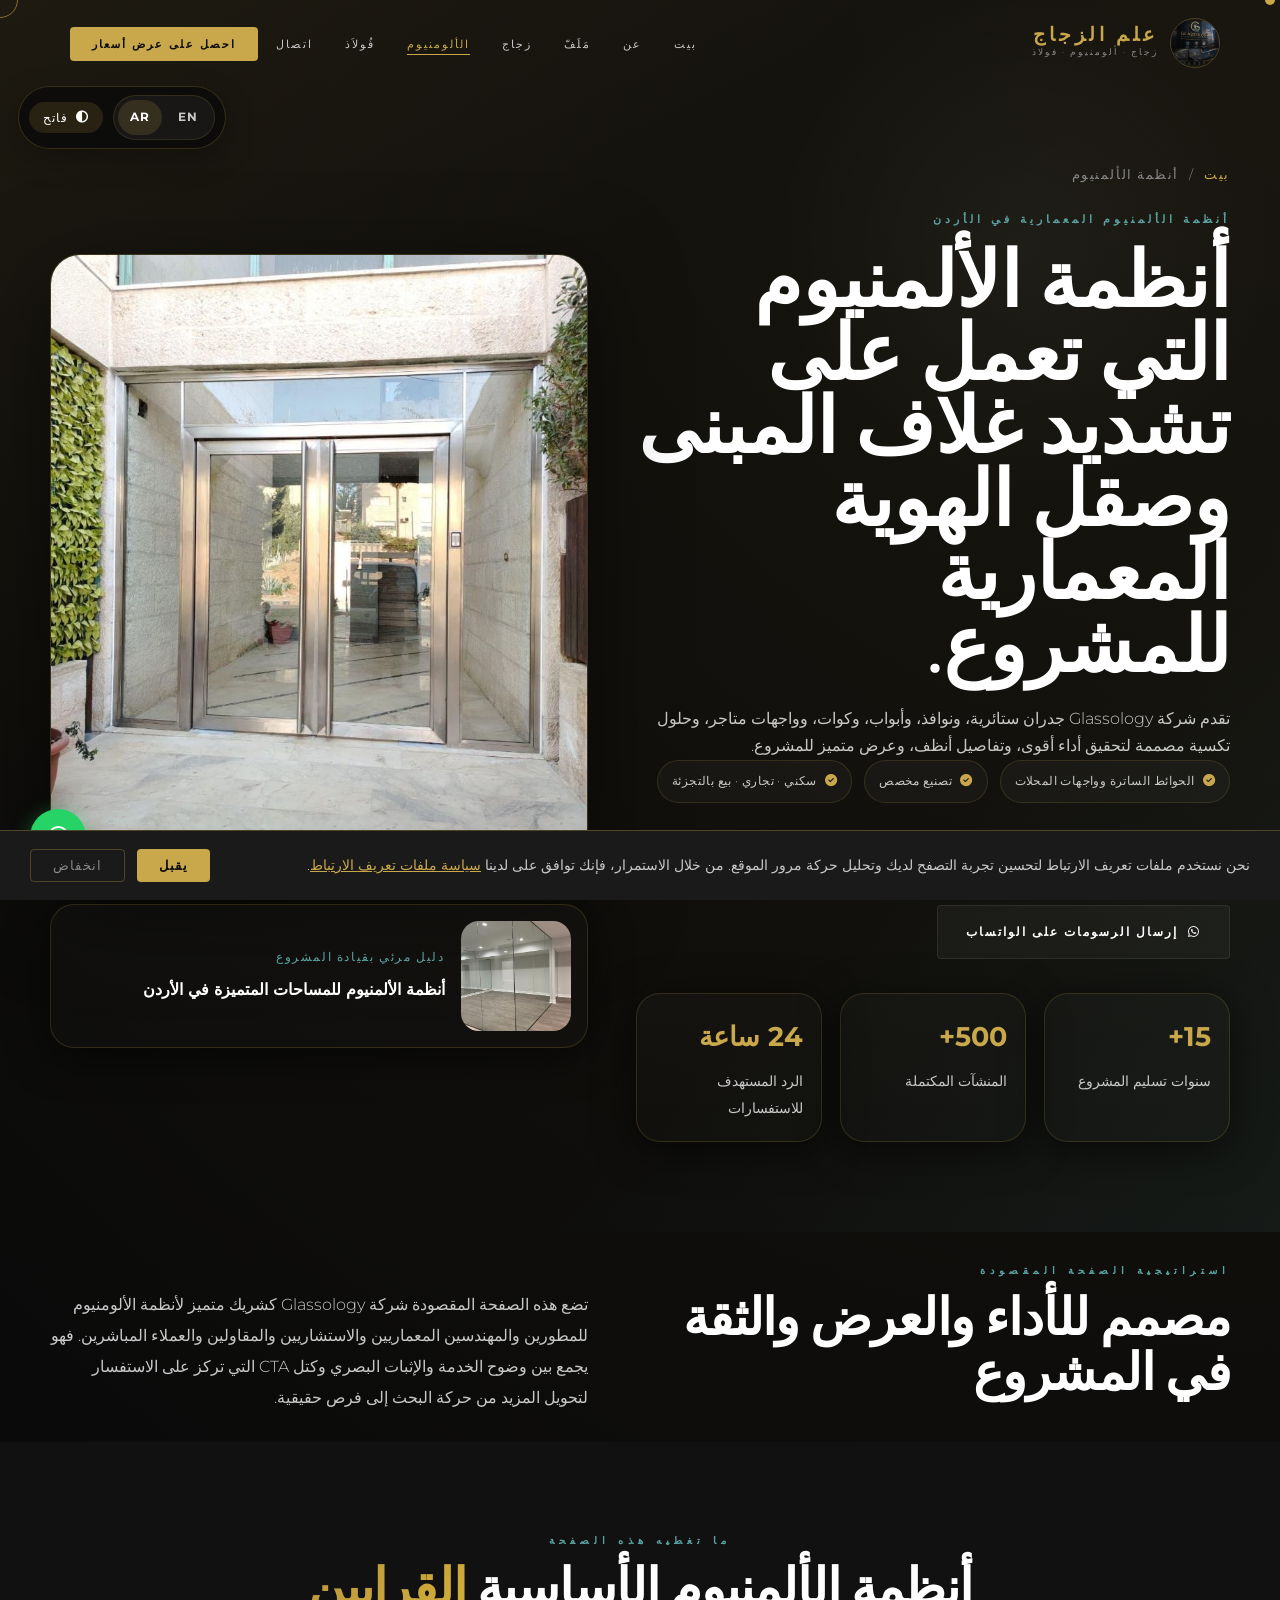
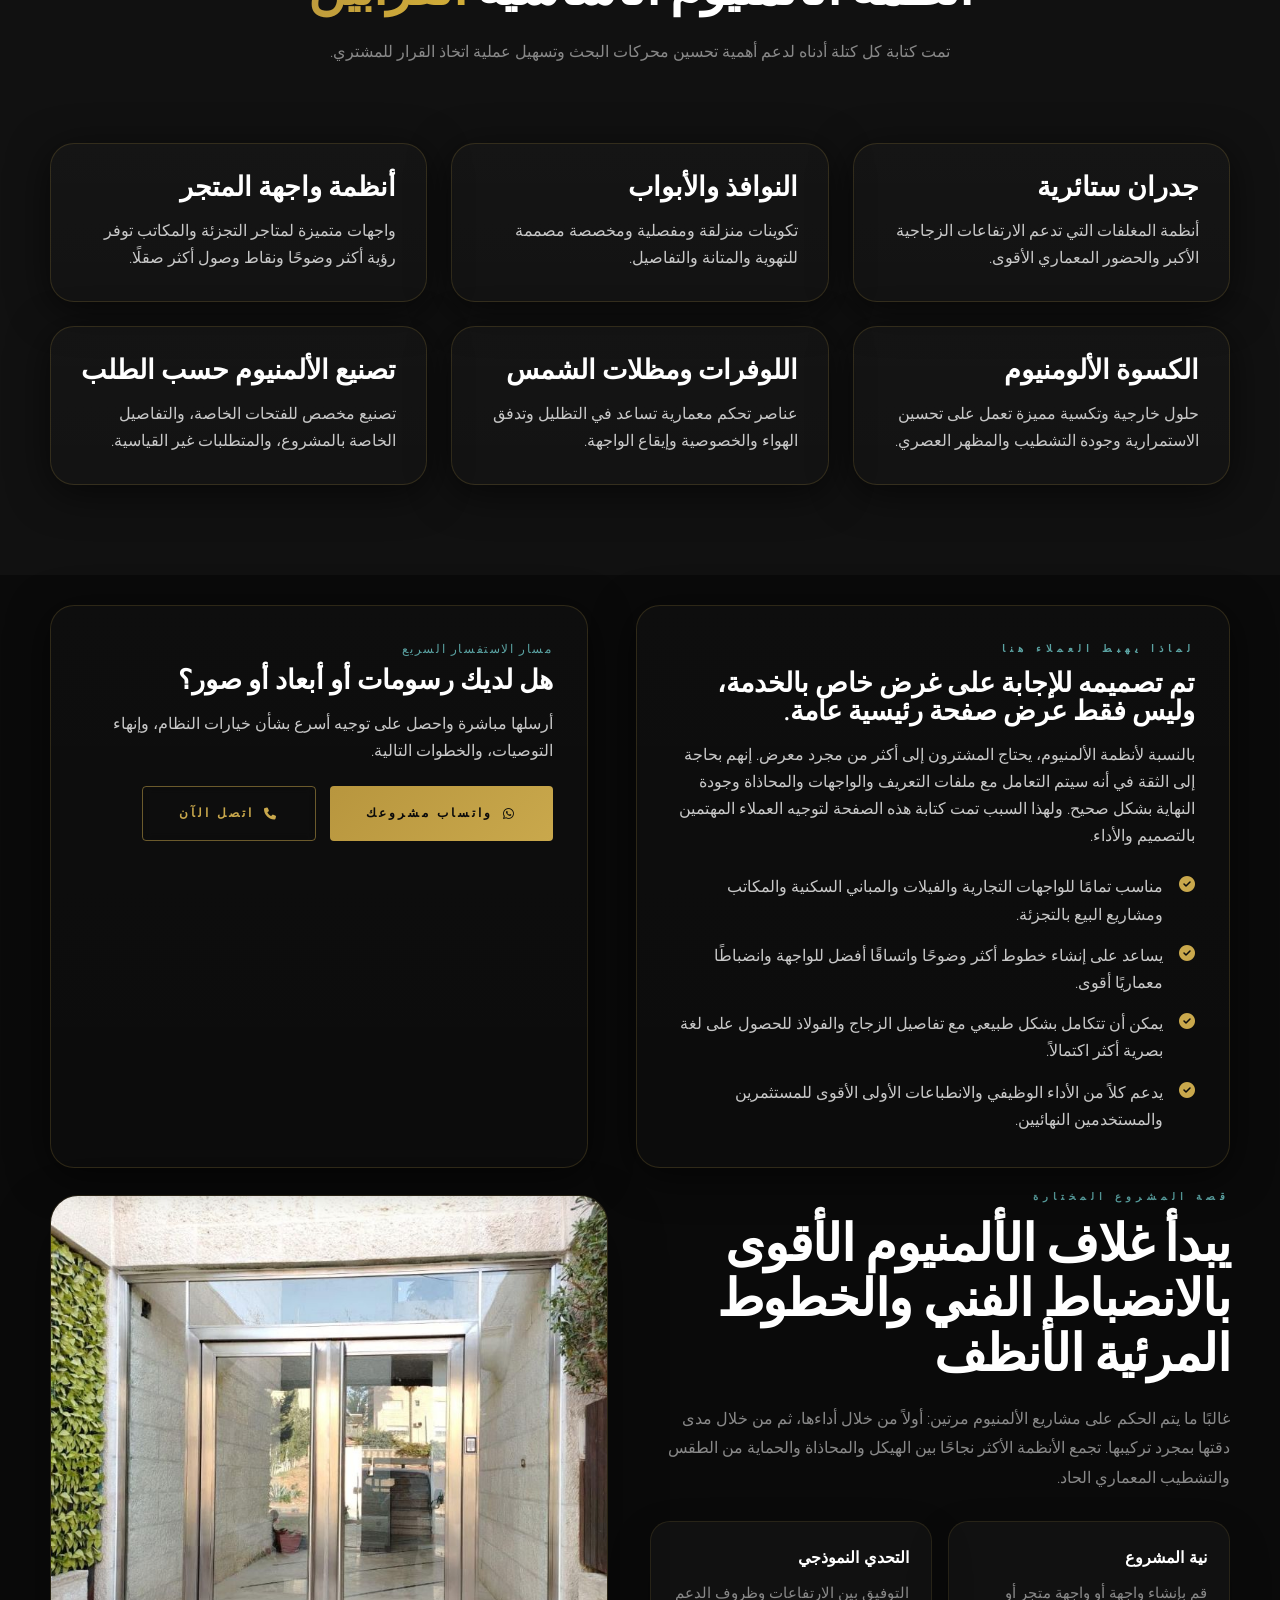
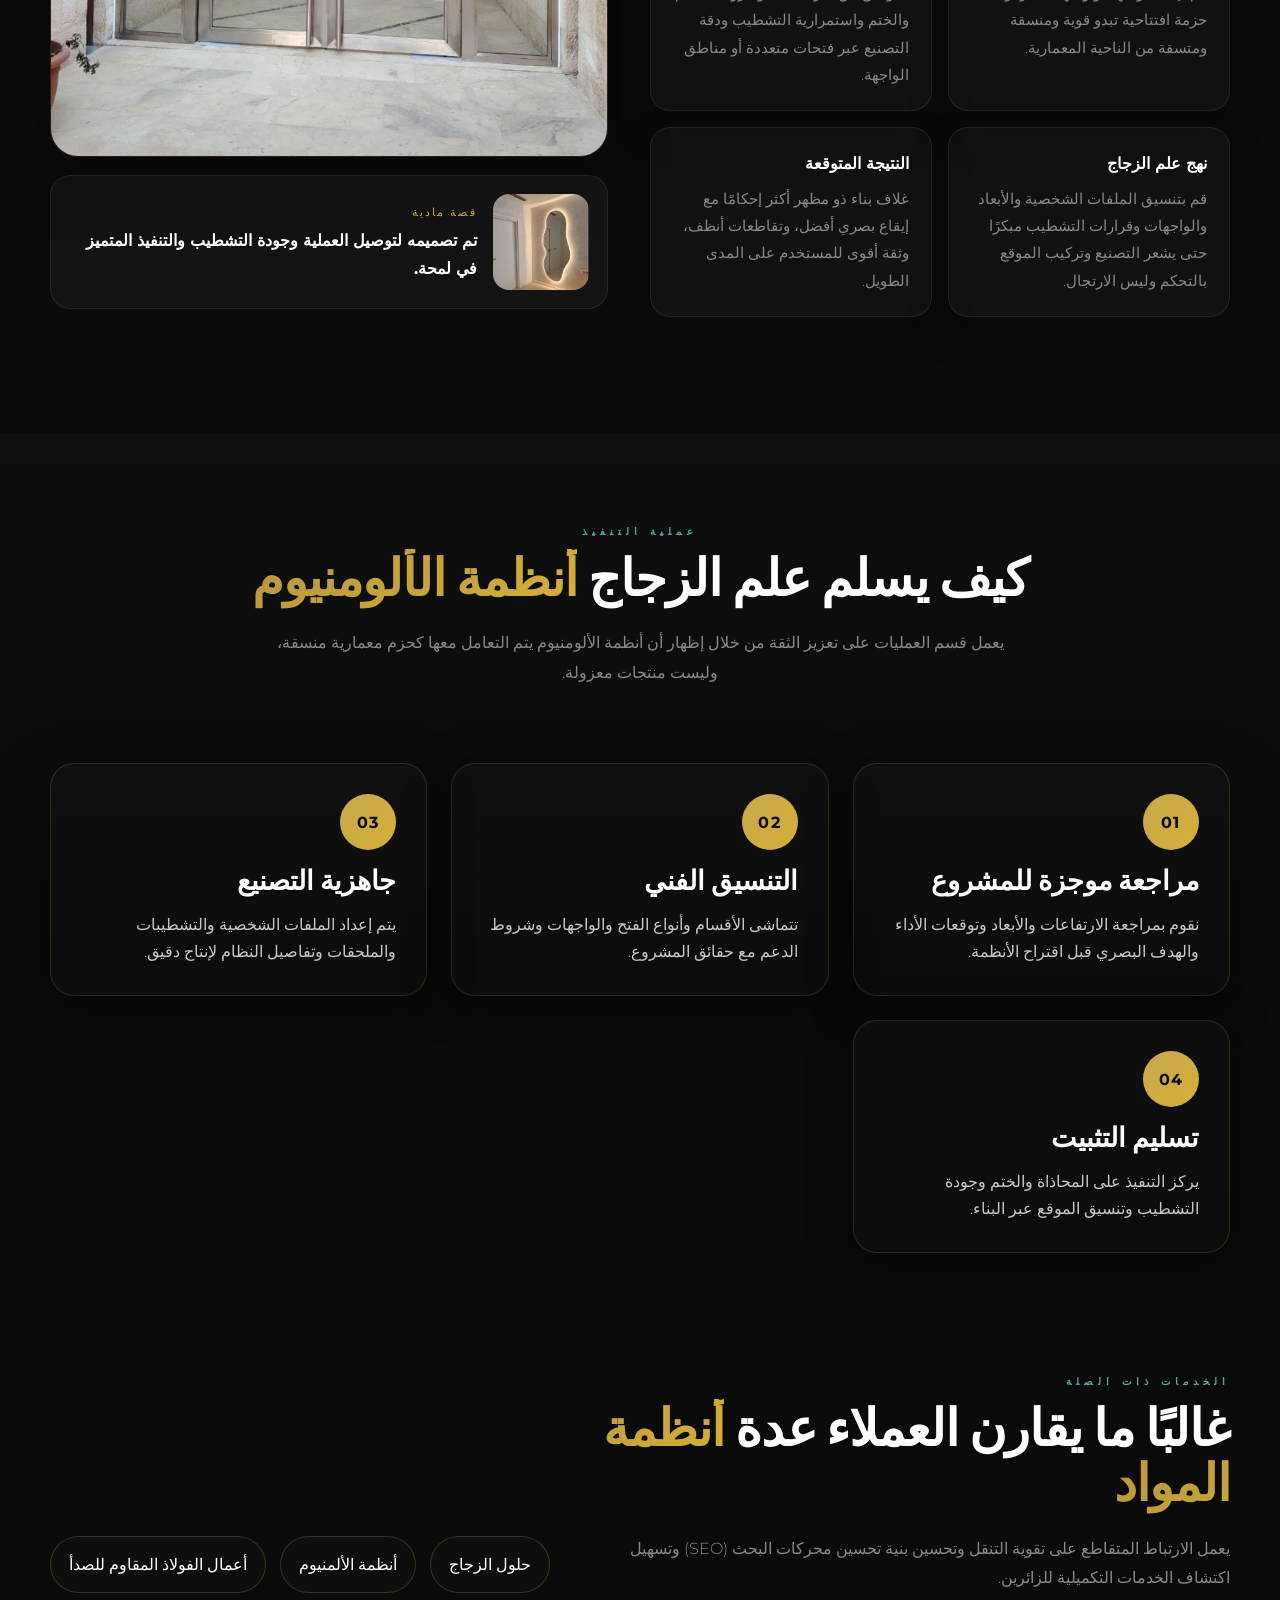
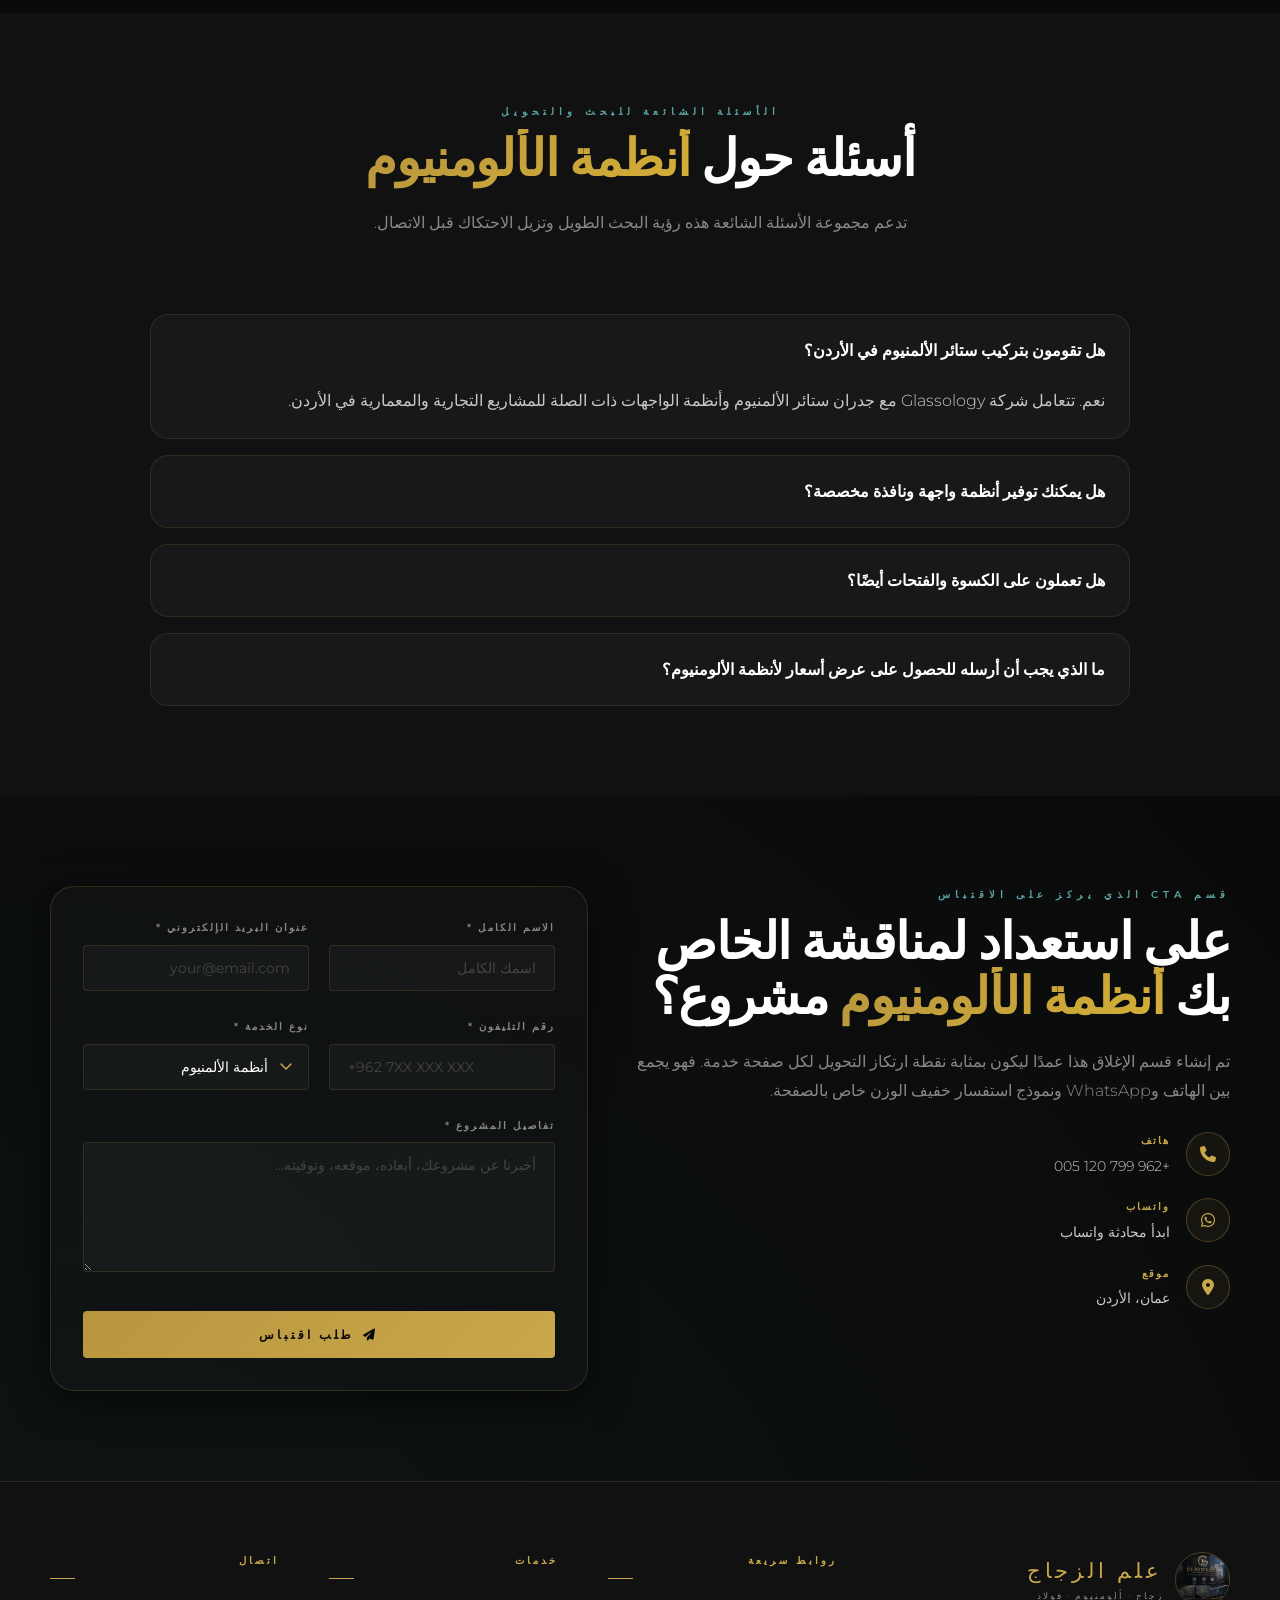
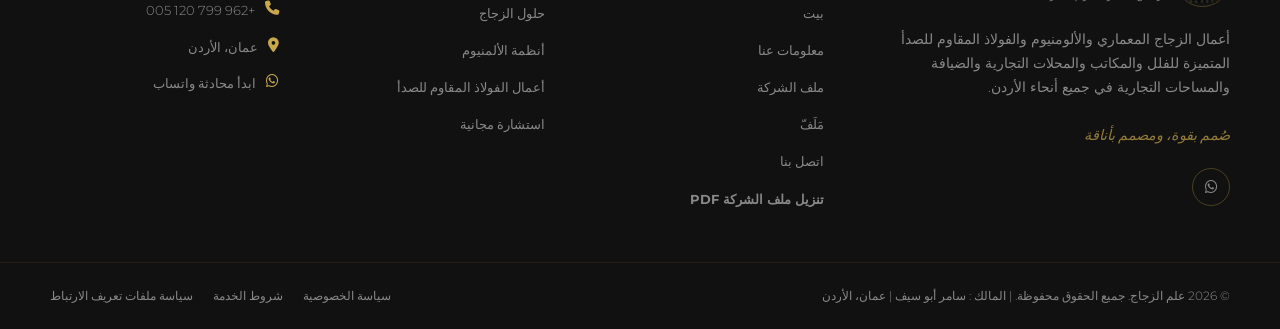
<file: aluminum-systems-ar.html>
<!DOCTYPE html>
<html dir="rtl" lang="ar">
<head>
<meta charset="utf-8"/>
<meta content="width=device-width, initial-scale=1.0" name="viewport"/>
<meta content="أنظمة ألمنيوم متميزة في عمان، الأردن من شركة Glassology - الجدران الساترة، وواجهات المحلات، والنوافذ، والأبواب، والكسوة، والتصنيع المخصص للمشاريع السكنية والتجارية." name="description"/>
<meta content="index, follow" name="robots"/>
<link href="https://glassollogy.com/aluminum-systems.html" rel="canonical"/>
<meta content="#0A0A0A" name="theme-color"/>
<meta content="أنظمة الألمنيوم | علم الزجاج" property="og:title"/>
<meta content="الحوائط الساترة وواجهات المحلات والنوافذ والأبواب والكسوة وتصنيع الألمنيوم حسب الطلب في الأردن." property="og:description"/>
<meta content="website" property="og:type"/>
<meta content="https://glassollogy.com/aluminum-systems.html" property="og:url"/>
<meta content="https://glassollogy.com/images/brand/logo.jpeg" property="og:image"/>
<meta content="en_US" property="og:locale"/>
<meta content="summary_large_image" name="twitter:card"/>
<meta content="أنظمة الألمنيوم | علم الزجاج" name="twitter:title"/>
<meta content="الحوائط الساترة وواجهات المحلات والنوافذ والأبواب والكسوة وتصنيع الألمنيوم حسب الطلب في الأردن." name="twitter:description"/>
<meta content="https://glassollogy.com/images/brand/logo.jpeg" name="twitter:image"/>
<title>أنظمة الألمنيوم في عمان، الأردن | الحوائط الستائرية والنوافذ وواجهات المحلات | علم الزجاج</title>
<link href="images/brand/logo.jpeg" rel="icon" type="image/jpeg"/>
<link href="images/brand/logo.jpeg" rel="apple-touch-icon"/>
<link href="https://fonts.googleapis.com" rel="preconnect"/>
<link crossorigin="" href="https://fonts.gstatic.com" rel="preconnect"/>
<link href="https://fonts.googleapis.com/css2?family=Cormorant+Garamond:ital,wght@0,400;0,600;0,700;1,400;1,600&amp;family=Montserrat:wght@300;400;500;600;700&amp;display=swap" rel="stylesheet"/>
<link href="https://cdn.jsdelivr.net/npm/@fortawesome/fontawesome-free@6.5.0/css/all.min.css" rel="stylesheet"/>
<link as="image" href="images/portfolio/4.jpeg" rel="preload"/>
<link href="css/style.css" rel="stylesheet"/>
<script type="application/ld+json">{"@context": "https://schema.org", "@type": "Service", "name": "Glassology Aluminum Systems", "serviceType": "Aluminum Systems", "provider": {"@type": "LocalBusiness", "name": "Glassology", "telephone": "+962 799 120 005", "address": {"@type": "PostalAddress", "addressLocality": "Amman", "addressCountry": "JO"}, "url": "https://glassollogy.com"}, "areaServed": "Jordan", "description": "Curtain walls, windows, doors, storefronts, cladding, louvers, and custom aluminum fabrication in Jordan.", "url": "https://glassollogy.com/aluminum-systems.html"}</script>
<script type="application/ld+json">{"@context": "https://schema.org", "@type": "FAQPage", "mainEntity": [{"@type": "Question", "name": "Do you install aluminum curtain walls in Jordan?", "acceptedAnswer": {"@type": "Answer", "text": "Yes. Glassology handles aluminum curtain walls and related facade systems for commercial and architectural projects in Jordan."}}, {"@type": "Question", "name": "Can you provide custom storefront and window systems?", "acceptedAnswer": {"@type": "Answer", "text": "Yes. We tailor storefronts, windows, and doors around dimensions, usage, finishes, and visual goals."}}, {"@type": "Question", "name": "Do you work on cladding and louvers as well?", "acceptedAnswer": {"@type": "Answer", "text": "Yes. Aluminum cladding, louvers, and sun-shading elements are part of our aluminum systems scope."}}, {"@type": "Question", "name": "What should I send for an aluminum systems quote?", "acceptedAnswer": {"@type": "Answer", "text": "Please send drawings, elevations, approximate sizes, location, finish preferences, and any performance requirements if available."}}]}</script>
</head>
<body class="service-page-body rtl-page">
<div aria-label="تحميل علم الزجاج" id="loading-screen" role="status">
<div class="loader-logo"><img alt="شعار علم الزجاج" src="images/brand/logo.jpeg"/></div>
<div class="loader-text">علم الزجاج</div>
<div class="loader-bar-wrap"><div class="loader-bar"></div></div>
</div>
<div aria-hidden="true" class="cursor-dot"></div>
<div aria-hidden="true" class="cursor-ring"></div>
<div aria-label="موافقة ملفات تعريف الارتباط" id="cookie-banner" role="dialog">
<p>نحن نستخدم ملفات تعريف الارتباط لتحسين تجربة التصفح لديك وتحليل حركة مرور الموقع. من خلال الاستمرار، فإنك توافق على لدينا <a href="cookie-policy-ar.html">سياسة ملفات تعريف الارتباط</a>.</p>
<div class="cookie-btns">
<button class="cookie-accept" id="cookie-accept">يقبل</button>
<button class="cookie-decline" id="cookie-decline">انخفاض</button>
</div>
</div>
<div aria-label="تفضيلات الموقع" class="site-tools"><div aria-label="محوّل اللغة" class="lang-switch"><a class="lang-option" data-lang-url="aluminum-systems.html" href="aluminum-systems.html">EN</a><span aria-current="true" class="lang-option active">AR</span></div><button aria-label="تبديل الوضع الفاتح أو المظلم" class="theme-toggle" type="button"><i aria-hidden="true" class="fa fa-circle-half-stroke"></i><span class="theme-toggle-label">فاتح</span></button></div>
<nav aria-label="الملاحة الرئيسية" id="navbar" role="navigation">
<a aria-label="الصفحة الرئيسية لعلم الزجاج" class="nav-logo" href="index-ar.html">
<img alt="شعار علم الزجاج" src="images/brand/logo.jpeg"/>
<div class="nav-brand-text">
<span class="nav-brand-name">علم الزجاج</span>
<span class="nav-brand-sub">زجاج · ألومنيوم · فولاذ</span>
</div>
</a>
<ul class="nav-links" role="list"><li><a class="nav-link" href="index-ar.html">بيت</a></li><li><a class="nav-link" href="index-ar.html#about">عن</a></li><li><a class="nav-link" href="index-ar.html#portfolio">مَلَفّ</a></li><li><a class="nav-link" href="glass-solutions-ar.html">زجاج</a></li><li><a class="nav-link active" href="aluminum-systems-ar.html">الألومنيوم</a></li><li><a class="nav-link" href="stainless-steel-works-ar.html">فُولاَذ</a></li><li><a class="nav-link" href="index-ar.html#contact">اتصال</a></li><li><a class="nav-cta" href="#service-contact">احصل على عرض أسعار</a></li></ul>
<button aria-expanded="false" aria-label="تبديل قائمة الجوال" class="hamburger"><span></span><span></span><span></span></button>
</nav>
<div aria-hidden="true" class="mobile-menu-overlay"></div>
<nav aria-label="الملاحة المتنقلة" class="mobile-menu"><a class="mobile-link" href="index-ar.html"><i aria-hidden="true" class="fa fa-home"></i> بيت</a><a class="mobile-link" href="index-ar.html#about"><i aria-hidden="true" class="fa fa-info-circle"></i> معلومات عنا</a><a class="mobile-link" href="index-ar.html#portfolio"><i aria-hidden="true" class="fa fa-images"></i> مَلَفّ</a><a class="mobile-link" href="glass-solutions-ar.html"><i aria-hidden="true" class="fa fa-window-maximize"></i> حلول الزجاج</a><a class="mobile-link" href="aluminum-systems-ar.html"><i aria-hidden="true" class="fa fa-border-all"></i> أنظمة الألمنيوم</a><a class="mobile-link" href="stainless-steel-works-ar.html"><i aria-hidden="true" class="fa fa-grip-lines"></i> أعمال الفولاذ المقاوم للصدأ</a><a class="mobile-link" href="index-ar.html#contact"><i aria-hidden="true" class="fa fa-envelope"></i> اتصال</a><a class="mobile-cta" href="#service-contact">احصل على عرض أسعار مجاني</a></nav>
<main>
<section aria-label="بطل أنظمة الألمنيوم" class="service-hero">
<div class="service-hero-bg"></div>
<div class="container service-hero-grid">
<div class="service-hero-copy">
<div class="service-breadcrumb"><a href="index-ar.html">بيت</a><span>/</span><span>أنظمة الألمنيوم</span></div>
<p class="hero-eyebrow">أنظمة الألمنيوم المعمارية في الأردن</p>
<h1 class="service-hero-title">أنظمة الألمنيوم التي تعمل على تشديد غلاف المبنى وصقل الهوية المعمارية للمشروع.</h1>
<p class="service-hero-lead">تقدم شركة Glassology جدران ستائرية، ونوافذ، وأبواب، وكوات، وواجهات متاجر، وحلول تكسية مصممة لتحقيق أداء أقوى، وتفاصيل أنظف، وعرض متميز للمشروع.</p>
<div class="hero-proof-row">
<span class="hero-proof-pill"><i aria-hidden="true" class="fa fa-check-circle"></i> الحوائط الساترة وواجهات المحلات</span><span class="hero-proof-pill"><i aria-hidden="true" class="fa fa-check-circle"></i> تصنيع مخصص</span><span class="hero-proof-pill"><i aria-hidden="true" class="fa fa-check-circle"></i> سكني · تجاري · بيع بالتجزئة</span>
</div>
<div class="hero-buttons hero-buttons-upgraded">
<a class="btn-primary" href="#service-offerings"><i aria-hidden="true" class="fa fa-layer-group"></i> استكشاف النطاق</a>
<a class="btn-secondary" href="#service-contact"><i aria-hidden="true" class="fa fa-file-signature"></i> طلب عرض أسعار</a>
<a class="btn-tertiary" href="https://api.whatsapp.com/send?phone=962799120005&amp;text=Hello%20Glassology%2C%20I%20want%20to%20ask%20about%20a%20project." rel="noopener noreferrer" target="_blank"><i aria-hidden="true" class="fab fa-whatsapp"></i> إرسال الرسومات على الواتساب</a>
</div>
<div class="service-quick-facts">
<div class="service-quick-fact"><strong>15+</strong><span>سنوات تسليم المشروع</span></div>
<div class="service-quick-fact"><strong>500+</strong><span>المنشآت المكتملة</span></div>
<div class="service-quick-fact"><strong>24 ساعة</strong><span>الرد المستهدف للاستفسارات</span></div>
</div>
</div>
<div class="service-hero-visual" data-animate="fade-left">
<div class="service-hero-main-image"><img alt="نظام مدخل مؤطر ممتاز من شركة Glassology" src="images/uploads/glass-metal-entrance.jpg"/></div>
<div class="service-hero-side-card">
<img alt="مشروع واجهة متجر ألمنيوم من شركة Glassology" src="images/portfolio/10.jpeg"/>
<div>
<span>دليل مرئي بقيادة المشروع</span>
<strong>أنظمة الألمنيوم للمساحات المتميزة في الأردن</strong>
</div>
</div>
</div>
</div>
</section>
<section class="service-intro-section">
<div class="container service-intro-grid">
<div>
<span class="section-eyebrow">استراتيجية الصفحة المقصودة</span>
<h2 class="section-title">مصمم للأداء والعرض والثقة في المشروع</h2>
</div>
<p class="section-desc service-intro-copy">تضع هذه الصفحة المقصودة شركة Glassology كشريك متميز لأنظمة الألومنيوم للمطورين والمهندسين المعماريين والاستشاريين والمقاولين والعملاء المباشرين. فهو يجمع بين وضوح الخدمة والإثبات البصري وكتل CTA التي تركز على الاستفسار لتحويل المزيد من حركة البحث إلى فرص حقيقية.</p>
</div>
</section>
<section aria-label="عروض أنظمة الألمنيوم" class="service-offerings-section" id="service-offerings">
<div class="container">
<div class="section-header">
<span class="section-eyebrow" data-animate="fade-up">ما تغطيه هذه الصفحة</span>
<h2 class="section-title" data-animate="fade-up">أنظمة الألمنيوم الأساسية <span>القرابين</span></h2>
<p class="section-desc" data-animate="fade-up">تمت كتابة كل كتلة أدناه لدعم أهمية تحسين محركات البحث وتسهيل عملية اتخاذ القرار للمشتري.</p>
</div>
<div class="service-offer-grid" data-stagger="">
<article class="service-offer-card" data-animate="fade-up">
<h3>جدران ستائرية</h3>
<p>أنظمة المغلفات التي تدعم الارتفاعات الزجاجية الأكبر والحضور المعماري الأقوى.</p>
</article>
<article class="service-offer-card" data-animate="fade-up">
<h3>النوافذ والأبواب</h3>
<p>تكوينات منزلقة ومفصلية ومخصصة مصممة للتهوية والمتانة والتفاصيل.</p>
</article>
<article class="service-offer-card" data-animate="fade-up">
<h3>أنظمة واجهة المتجر</h3>
<p>واجهات متميزة لمتاجر التجزئة والمكاتب توفر رؤية أكثر وضوحًا ونقاط وصول أكثر صقلًا.</p>
</article>
<article class="service-offer-card" data-animate="fade-up">
<h3>الكسوة الألومنيوم</h3>
<p>حلول خارجية وتكسية مميزة تعمل على تحسين الاستمرارية وجودة التشطيب والمظهر العصري.</p>
</article>
<article class="service-offer-card" data-animate="fade-up">
<h3>اللوفرات ومظلات الشمس</h3>
<p>عناصر تحكم معمارية تساعد في التظليل وتدفق الهواء والخصوصية وإيقاع الواجهة.</p>
</article>
<article class="service-offer-card" data-animate="fade-up">
<h3>تصنيع الألمنيوم حسب الطلب</h3>
<p>تصنيع مخصص للفتحات الخاصة، والتفاصيل الخاصة بالمشروع، والمتطلبات غير القياسية.</p>
</article>
</div>
</div>
</section>
<section class="service-proof-section">
<div class="container service-proof-grid">
<div class="service-proof-card service-proof-copy" data-animate="fade-up">
<span class="section-eyebrow">لماذا يهبط العملاء هنا</span>
<h2>تم تصميمه للإجابة على غرض خاص بالخدمة، وليس فقط عرض صفحة رئيسية عامة.</h2>
<p>بالنسبة لأنظمة الألمنيوم، يحتاج المشترون إلى أكثر من مجرد معرض. إنهم بحاجة إلى الثقة في أنه سيتم التعامل مع ملفات التعريف والواجهات والمحاذاة وجودة النهاية بشكل صحيح. ولهذا السبب تمت كتابة هذه الصفحة لتوجيه العملاء المهتمين بالتصميم والأداء.</p>
<ul class="service-check-list">
<li><i aria-hidden="true" class="fa fa-check-circle"></i><span>مناسب تمامًا للواجهات التجارية والفيلات والمباني السكنية والمكاتب ومشاريع البيع بالتجزئة.</span></li>
<li><i aria-hidden="true" class="fa fa-check-circle"></i><span>يساعد على إنشاء خطوط أكثر وضوحًا واتساقًا أفضل للواجهة وانضباطًا معماريًا أقوى.</span></li>
<li><i aria-hidden="true" class="fa fa-check-circle"></i><span>يمكن أن تتكامل بشكل طبيعي مع تفاصيل الزجاج والفولاذ للحصول على لغة بصرية أكثر اكتمالاً.</span></li>
<li><i aria-hidden="true" class="fa fa-check-circle"></i><span>يدعم كلاً من الأداء الوظيفي والانطباعات الأولى الأقوى للمستثمرين والمستخدمين النهائيين.</span></li>
</ul>
</div>
<div class="service-proof-card service-proof-cta" data-animate="fade-up">
<span class="service-cta-kicker">مسار الاستفسار السريع</span>
<h3>هل لديك رسومات أو أبعاد أو صور؟</h3>
<p>أرسلها مباشرة واحصل على توجيه أسرع بشأن خيارات النظام، وإنهاء التوصيات، والخطوات التالية.</p>
<div class="service-inline-cta">
<a class="btn-primary" href="https://api.whatsapp.com/send?phone=962799120005&amp;text=Hello%20Glassology%2C%20I%20want%20to%20ask%20about%20a%20project." rel="noopener noreferrer" target="_blank"><i aria-hidden="true" class="fab fa-whatsapp"></i> واتساب مشروعك</a>
<a class="btn-secondary" href="tel:+962799120005"><i aria-hidden="true" class="fa fa-phone"></i> اتصل الآن</a>
</div>
</div>
</div>
</section>
<section class="service-story-section">
<div class="container service-story-grid">
<div class="service-story-copy" data-animate="fade-right">
<span class="section-eyebrow">قصة المشروع المختارة</span>
<h2 class="section-title">يبدأ غلاف الألمنيوم الأقوى بالانضباط الفني والخطوط المرئية الأنظف</h2>
<p class="section-desc service-story-intro">غالبًا ما يتم الحكم على مشاريع الألمنيوم مرتين: أولاً من خلال أداءها، ثم من خلال مدى دقتها بمجرد تركيبها. تجمع الأنظمة الأكثر نجاحًا بين الهيكل والمحاذاة والحماية من الطقس والتشطيب المعماري الحاد.</p>
<div class="service-story-points" data-stagger="">
<div class="service-story-point" data-animate="fade-up"><strong>نية المشروع</strong><span>قم بإنشاء واجهة أو واجهة متجر أو حزمة افتتاحية تبدو قوية ومنسقة ومتسقة من الناحية المعمارية.</span></div>
<div class="service-story-point" data-animate="fade-up"><strong>التحدي النموذجي</strong><span>التوفيق بين الارتفاعات وظروف الدعم والختم واستمرارية التشطيب ودقة التصنيع عبر فتحات متعددة أو مناطق الواجهة.</span></div>
<div class="service-story-point" data-animate="fade-up"><strong>نهج علم الزجاج</strong><span>قم بتنسيق الملفات الشخصية والأبعاد والواجهات وقرارات التشطيب مبكرًا حتى يشعر التصنيع وتركيب الموقع بالتحكم وليس الارتجال.</span></div>
<div class="service-story-point" data-animate="fade-up"><strong>النتيجة المتوقعة</strong><span>غلاف بناء ذو ​​مظهر أكثر إحكامًا مع إيقاع بصري أفضل، وتقاطعات أنظف، وثقة أقوى للمستخدم على المدى الطويل.</span></div>
</div>
</div>
<div class="service-story-visual" data-animate="fade-left">
<div class="service-story-main"><img alt="تفاصيل مدخل وواجهة الألمنيوم الخاصة بالزجاج" src="images/uploads/glass-metal-entrance.jpg"/></div>
<div class="service-story-card"><img alt="تفاصيل مشروع علم الزجاج البصرية" src="images/portfolio/4.jpeg"/><div><span>قصة مادية</span><strong>تم تصميمه لتوصيل العملية وجودة التشطيب والتنفيذ المتميز في لمحة.</strong></div></div>
</div>
</div>
</section>
<section aria-label="عملية أنظمة الألومنيوم" class="service-process-section">
<div class="container">
<div class="section-header">
<span class="section-eyebrow" data-animate="fade-up">عملية التنفيذ</span>
<h2 class="section-title" data-animate="fade-up">كيف يسلم علم الزجاج <span>أنظمة الألومنيوم</span></h2>
<p class="section-desc" data-animate="fade-up">يعمل قسم العمليات على تعزيز الثقة من خلال إظهار أن أنظمة الألومنيوم يتم التعامل معها كحزم معمارية منسقة، وليست منتجات معزولة.</p>
</div>
<div class="service-process-grid" data-stagger="">
<div class="service-process-step" data-animate="fade-up">
<span class="service-process-count">01</span>
<h3>مراجعة موجزة للمشروع</h3>
<p>نقوم بمراجعة الارتفاعات والأبعاد وتوقعات الأداء والهدف البصري قبل اقتراح الأنظمة.</p>
</div>
<div class="service-process-step" data-animate="fade-up">
<span class="service-process-count">02</span>
<h3>التنسيق الفني</h3>
<p>تتماشى الأقسام وأنواع الفتح والواجهات وشروط الدعم مع حقائق المشروع.</p>
</div>
<div class="service-process-step" data-animate="fade-up">
<span class="service-process-count">03</span>
<h3>جاهزية التصنيع</h3>
<p>يتم إعداد الملفات الشخصية والتشطيبات والملحقات وتفاصيل النظام لإنتاج دقيق.</p>
</div>
<div class="service-process-step" data-animate="fade-up">
<span class="service-process-count">04</span>
<h3>تسليم التثبيت</h3>
<p>يركز التنفيذ على المحاذاة والختم وجودة التشطيب وتنسيق الموقع عبر البناء.</p>
</div>
</div>
</div>
</section>
<section class="service-crosslinks-section">
<div class="container service-crosslinks-wrap">
<div>
<span class="section-eyebrow">الخدمات ذات الصلة</span>
<h2 class="section-title">غالبًا ما يقارن العملاء عدة <span>أنظمة المواد</span></h2>
<p class="section-desc">يعمل الارتباط المتقاطع على تقوية التنقل وتحسين بنية تحسين محركات البحث (SEO) وتسهيل اكتشاف الخدمات التكميلية للزائرين.</p>
</div>
<div class="service-crosslinks"><a href="glass-solutions-ar.html">حلول الزجاج</a><a href="aluminum-systems-ar.html">أنظمة الألمنيوم</a><a href="stainless-steel-works-ar.html">أعمال الفولاذ المقاوم للصدأ</a></div>
</div>
</section>
<section aria-label="الأسئلة الشائعة حول أنظمة الألومنيوم" class="service-faq-section">
<div class="container">
<div class="section-header">
<span class="section-eyebrow" data-animate="fade-up">الأسئلة الشائعة للبحث والتحويل</span>
<h2 class="section-title" data-animate="fade-up">أسئلة حول <span>أنظمة الألومنيوم</span></h2>
<p class="section-desc" data-animate="fade-up">تدعم مجموعة الأسئلة الشائعة هذه رؤية البحث الطويل وتزيل الاحتكاك قبل الاتصال.</p>
</div>
<div class="faq-grid" data-stagger="">
<details class="faq-item" data-animate="fade-up" open="">
<summary>هل تقومون بتركيب ستائر الألمنيوم في الأردن؟</summary>
<p>نعم. تتعامل شركة Glassology مع جدران ستائر الألمنيوم وأنظمة الواجهات ذات الصلة للمشاريع التجارية والمعمارية في الأردن.</p>
</details>
<details class="faq-item" data-animate="fade-up">
<summary>هل يمكنك توفير أنظمة واجهة ونافذة مخصصة؟</summary>
<p>نعم. نقوم بتصميم واجهات المتاجر والنوافذ والأبواب وفقًا للأبعاد والاستخدام والتشطيبات والأهداف المرئية.</p>
</details>
<details class="faq-item" data-animate="fade-up">
<summary>هل تعملون على الكسوة والفتحات أيضًا؟</summary>
<p>نعم. تعد تكسية الألومنيوم، والفتحات، وعناصر تظليل الشمس جزءًا من نطاق أنظمة الألومنيوم لدينا.</p>
</details>
<details class="faq-item" data-animate="fade-up">
<summary>ما الذي يجب أن أرسله للحصول على عرض أسعار لأنظمة الألومنيوم؟</summary>
<p>يرجى إرسال الرسومات والارتفاعات والأحجام التقريبية والموقع وتفضيلات التشطيب وأي متطلبات أداء إذا كانت متوفرة.</p>
</details>
</div>
</div>
</section>
<section aria-label="الاتصال بخصوص أنظمة الألومنيوم" class="service-contact-section" id="service-contact">
<div class="container service-contact-grid">
<div class="service-contact-copy" data-animate="fade-up">
<span class="section-eyebrow">قسم CTA الذي يركز على الاقتباس</span>
<h2 class="section-title">على استعداد لمناقشة الخاص بك <span>أنظمة الألومنيوم</span> مشروع؟</h2>
<p class="section-desc">تم إنشاء قسم الإغلاق هذا عمدًا ليكون بمثابة نقطة ارتكاز التحويل لكل صفحة خدمة. فهو يجمع بين الهاتف وWhatsApp ونموذج استفسار خفيف الوزن خاص بالصفحة.</p>
<div class="contact-details service-contact-details">
<div class="contact-detail-item"><div aria-hidden="true" class="contact-detail-icon"><i class="fa fa-phone"></i></div><div><div class="contact-detail-label">هاتف</div><div class="contact-detail-value"><a href="tel:+962799120005">+962 799 120 005</a></div></div></div>
<div class="contact-detail-item"><div aria-hidden="true" class="contact-detail-icon"><i class="fab fa-whatsapp"></i></div><div><div class="contact-detail-label">واتساب</div><div class="contact-detail-value"><a href="https://api.whatsapp.com/send?phone=962799120005&amp;text=Hello%20Glassology%2C%20I%20want%20to%20ask%20about%20a%20project." rel="noopener noreferrer" target="_blank">ابدأ محادثة واتساب</a></div></div></div>
<div class="contact-detail-item"><div aria-hidden="true" class="contact-detail-icon"><i class="fa fa-map-marker-alt"></i></div><div><div class="contact-detail-label">موقع</div><div class="contact-detail-value">عمان، الأردن</div></div></div>
</div>
</div>
<div class="contact-form-wrap service-contact-form" data-animate="fade-up">
<form aria-label="نموذج الاتصال لأنظمة الألمنيوم" id="contact-form" novalidate="">
<div class="form-row">
<div class="form-group">
<label class="form-label" for="name">الاسم الكامل *</label>
<input class="form-input" id="name" name="name" placeholder="اسمك الكامل" required="" type="text"/>
<span aria-live="polite" class="form-error" role="alert"></span>
</div>
<div class="form-group">
<label class="form-label" for="email">عنوان البريد الإلكتروني *</label>
<input class="form-input" id="email" name="email" placeholder="your@email.com" required="" type="email"/>
<span aria-live="polite" class="form-error" role="alert"></span>
</div>
</div>
<div class="form-row">
<div class="form-group">
<label class="form-label" for="phone">رقم التليفون *</label>
<input class="form-input" id="phone" name="phone" placeholder="+962 7XX XXX XXX" required="" type="tel"/>
<span aria-live="polite" class="form-error" role="alert"></span>
</div>
<div class="form-group">
<label class="form-label" for="service">نوع الخدمة *</label>
<select class="form-select" id="service" name="service" required="">
<option value="">اختر خدمة</option>
<option selected="" value="aluminum-systems">أنظمة الألمنيوم</option>
<option value="multiple">خدمات متعددة</option>
<option value="other">أخرى / غير متأكد</option>
</select>
<span aria-live="polite" class="form-error" role="alert"></span>
</div>
</div>
<div class="form-group">
<label class="form-label" for="message">تفاصيل المشروع *</label>
<textarea class="form-textarea" id="message" name="message" placeholder="أخبرنا عن مشروعك، أبعاده، موقعه، وتوقيته..." required=""></textarea>
<span aria-live="polite" class="form-error" role="alert"></span>
</div>
<button class="form-submit" type="submit"><i aria-hidden="true" class="fa fa-paper-plane"></i> طلب اقتباس</button>
</form>
<div aria-live="polite" class="form-success" id="form-success" role="status">
<div aria-hidden="true" class="form-success-icon">✦</div>
<h3 class="form-success-title">تم استلام الاستفسار</h3>
<p class="form-success-text">شكرًا لك. سيقوم فريق علم الزجاج بمراجعة استفسارك حول أنظمة الألمنيوم والرد في أسرع وقت ممكن.</p>
</div>
</div>
</div>
</section>
</main>
<a aria-label="تواصل معنا على الواتساب" class="whatsapp-float" href="https://api.whatsapp.com/send?phone=962799120005&amp;text=Hello%20Glassology%2C%20I%20want%20to%20ask%20about%20a%20project." rel="noopener noreferrer" target="_blank"><i aria-hidden="true" class="fab fa-whatsapp"></i></a>
<button aria-label="قم بالتمرير إلى الأعلى" class="back-to-top"><i aria-hidden="true" class="fa fa-chevron-up"></i></button>
<div aria-label="إجراءات اتصال سريعة عبر الهاتف المحمول" class="mobile-sticky-cta">
<a href="tel:+962799120005"><i aria-hidden="true" class="fa fa-phone"></i><span>يتصل</span></a>
<a href="https://api.whatsapp.com/send?phone=962799120005&amp;text=Hello%20Glassology%2C%20I%20want%20to%20ask%20about%20a%20project." rel="noopener noreferrer" target="_blank"><i aria-hidden="true" class="fab fa-whatsapp"></i><span>واتساب</span></a>
<a href="#service-contact"><i aria-hidden="true" class="fa fa-file-signature"></i><span>يقتبس</span></a>
</div>
<footer aria-label="تذييل الموقع">
<div class="container">
<div class="footer-grid">
<div class="footer-brand">
<div class="footer-logo-wrap">
<img alt="شعار علم الزجاج" class="footer-logo" src="images/brand/logo.jpeg"/>
<div>
<div class="footer-brand-name">علم الزجاج</div>
<div class="footer-brand-sub">زجاج · ألومنيوم · فولاذ</div>
</div>
</div>
<p class="footer-desc">أعمال الزجاج المعماري والألومنيوم والفولاذ المقاوم للصدأ المتميزة للفلل والمكاتب والمحلات التجارية والضيافة والمساحات التجارية في جميع أنحاء الأردن.</p>
<p class="footer-tagline">صُمم بقوة، ومصمم بأناقة</p>
<div aria-label="روابط وسائل التواصل الاجتماعي" class="footer-social">
<a aria-label="واتساب" href="https://api.whatsapp.com/send?phone=962799120005&amp;text=Hello%20Glassology%2C%20I%20want%20to%20ask%20about%20a%20project." rel="noopener noreferrer" target="_blank"><i aria-hidden="true" class="fab fa-whatsapp"></i></a>
</div>
</div>
<div>
<h3 class="footer-col-title">روابط سريعة</h3>
<ul class="footer-links" role="list"><li><a class="footer-link" href="index-ar.html">بيت</a></li><li><a class="footer-link" href="index-ar.html#about">معلومات عنا</a></li><li><a class="footer-link" href="index-ar.html#company-profile">ملف الشركة</a></li><li><a class="footer-link" href="index-ar.html#portfolio">مَلَفّ</a></li><li><a class="footer-link" href="index-ar.html#contact">اتصل بنا</a></li><li><a class="footer-link footer-link-download" download="" href="downloads/glassology-company-portfolio.pdf">تنزيل ملف الشركة PDF</a></li></ul>
</div>
<div>
<h3 class="footer-col-title">خدمات</h3>
<ul class="footer-links" role="list"><li><a class="footer-link" href="glass-solutions-ar.html">حلول الزجاج</a></li><li><a class="footer-link" href="aluminum-systems-ar.html">أنظمة الألمنيوم</a></li><li><a class="footer-link" href="stainless-steel-works-ar.html">أعمال الفولاذ المقاوم للصدأ</a></li><li><a class="footer-link" href="index-ar.html#contact">استشارة مجانية</a></li></ul>
</div>
<div>
<h3 class="footer-col-title">اتصال</h3>
<div class="footer-contact-item"><i aria-hidden="true" class="fa fa-phone footer-contact-icon"></i><a href="tel:+962799120005">+962 799 120 005</a></div>
<div class="footer-contact-item"><i aria-hidden="true" class="fa fa-map-marker-alt footer-contact-icon"></i><span>عمان، الأردن</span></div>
<div class="footer-contact-item"><i aria-hidden="true" class="fab fa-whatsapp footer-contact-icon"></i><a href="https://api.whatsapp.com/send?phone=962799120005&amp;text=Hello%20Glassology%2C%20I%20want%20to%20ask%20about%20a%20project." rel="noopener noreferrer" target="_blank">ابدأ محادثة واتساب</a></div>
</div>
</div>
</div>
<div class="footer-bottom">
<div class="container">
<div class="footer-bottom-inner">
<p class="footer-copy">© 2026 علم الزجاج. جميع الحقوق محفوظة. | المالك : سامر أبو سيف | عمان، الأردن</p>
<div class="footer-legal-links">
<a class="footer-legal-link" href="privacy-policy-ar.html">سياسة الخصوصية</a>
<a class="footer-legal-link" href="terms-of-service-ar.html">شروط الخدمة</a>
<a class="footer-legal-link" href="cookie-policy-ar.html">سياسة ملفات تعريف الارتباط</a>
</div>
</div>
</div>
</div>
</footer>
<script src="js/main.js"></script>
</body>
</html>
</file>
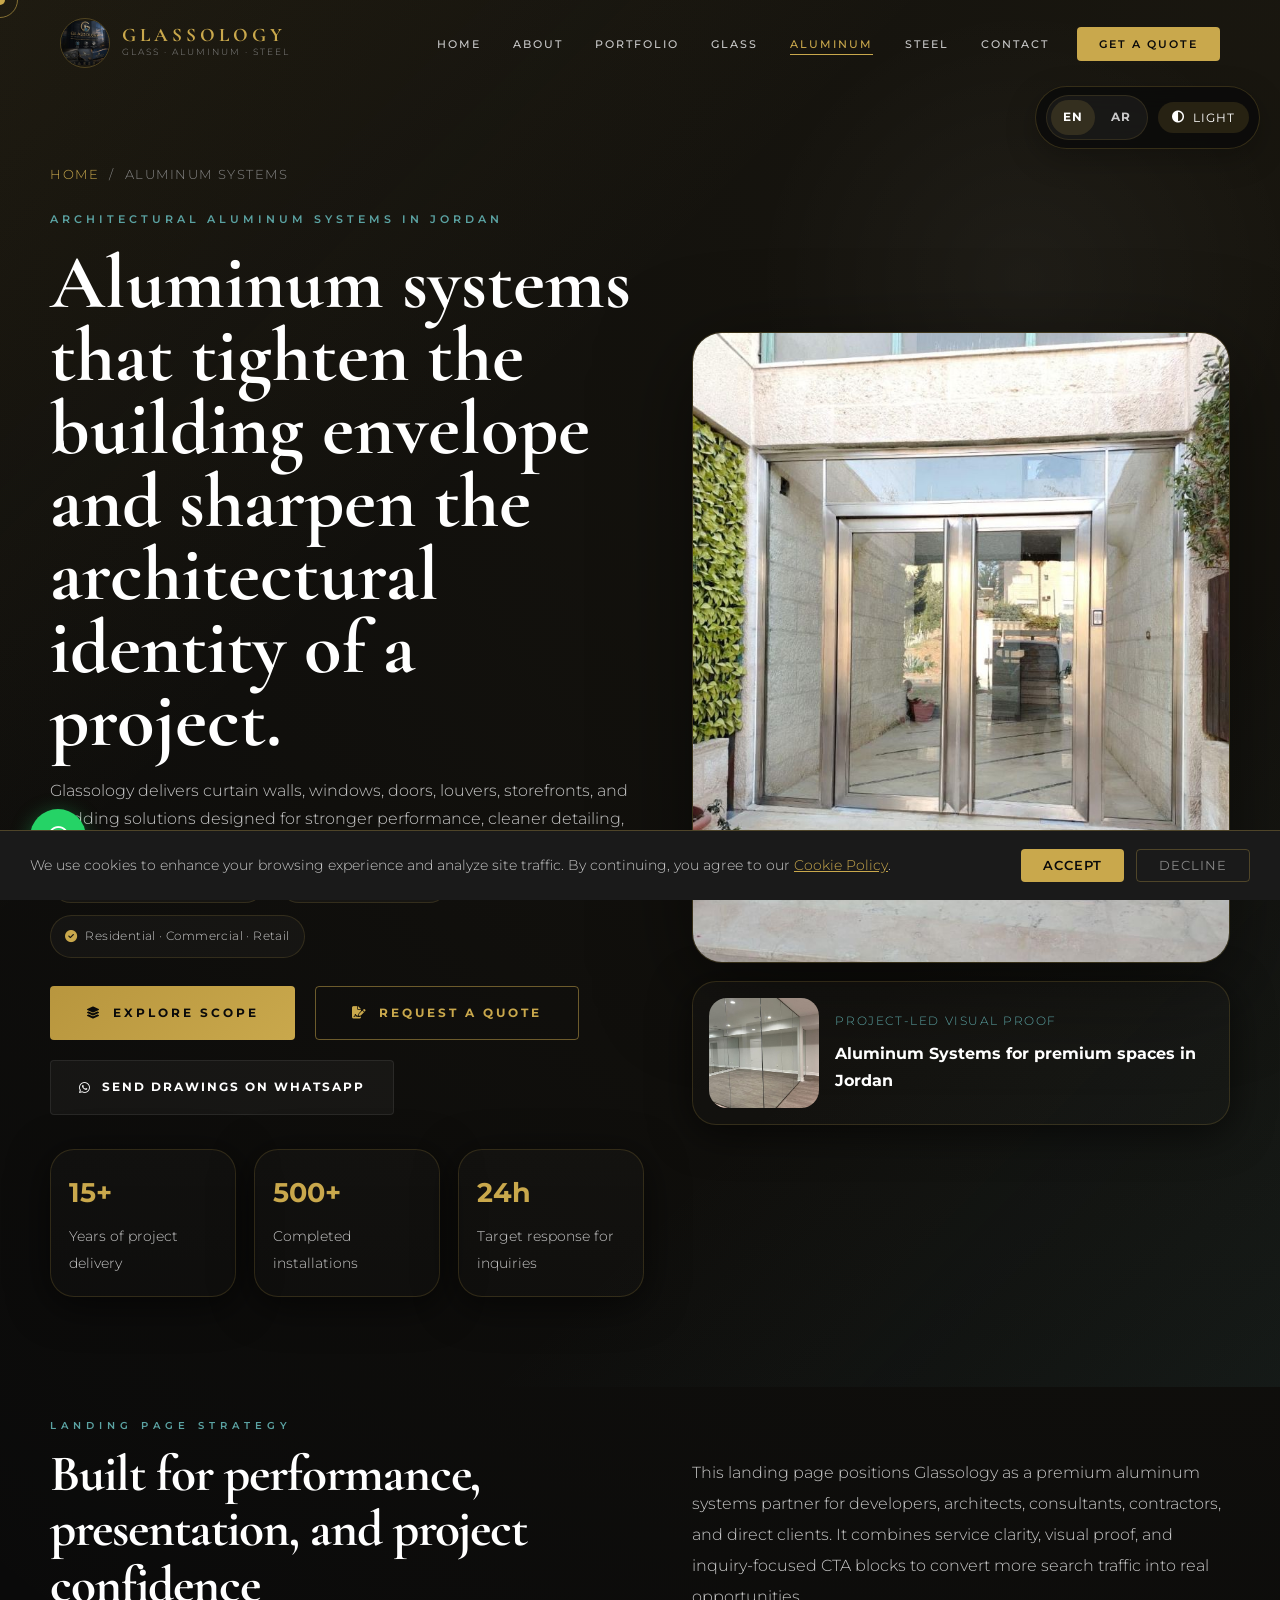
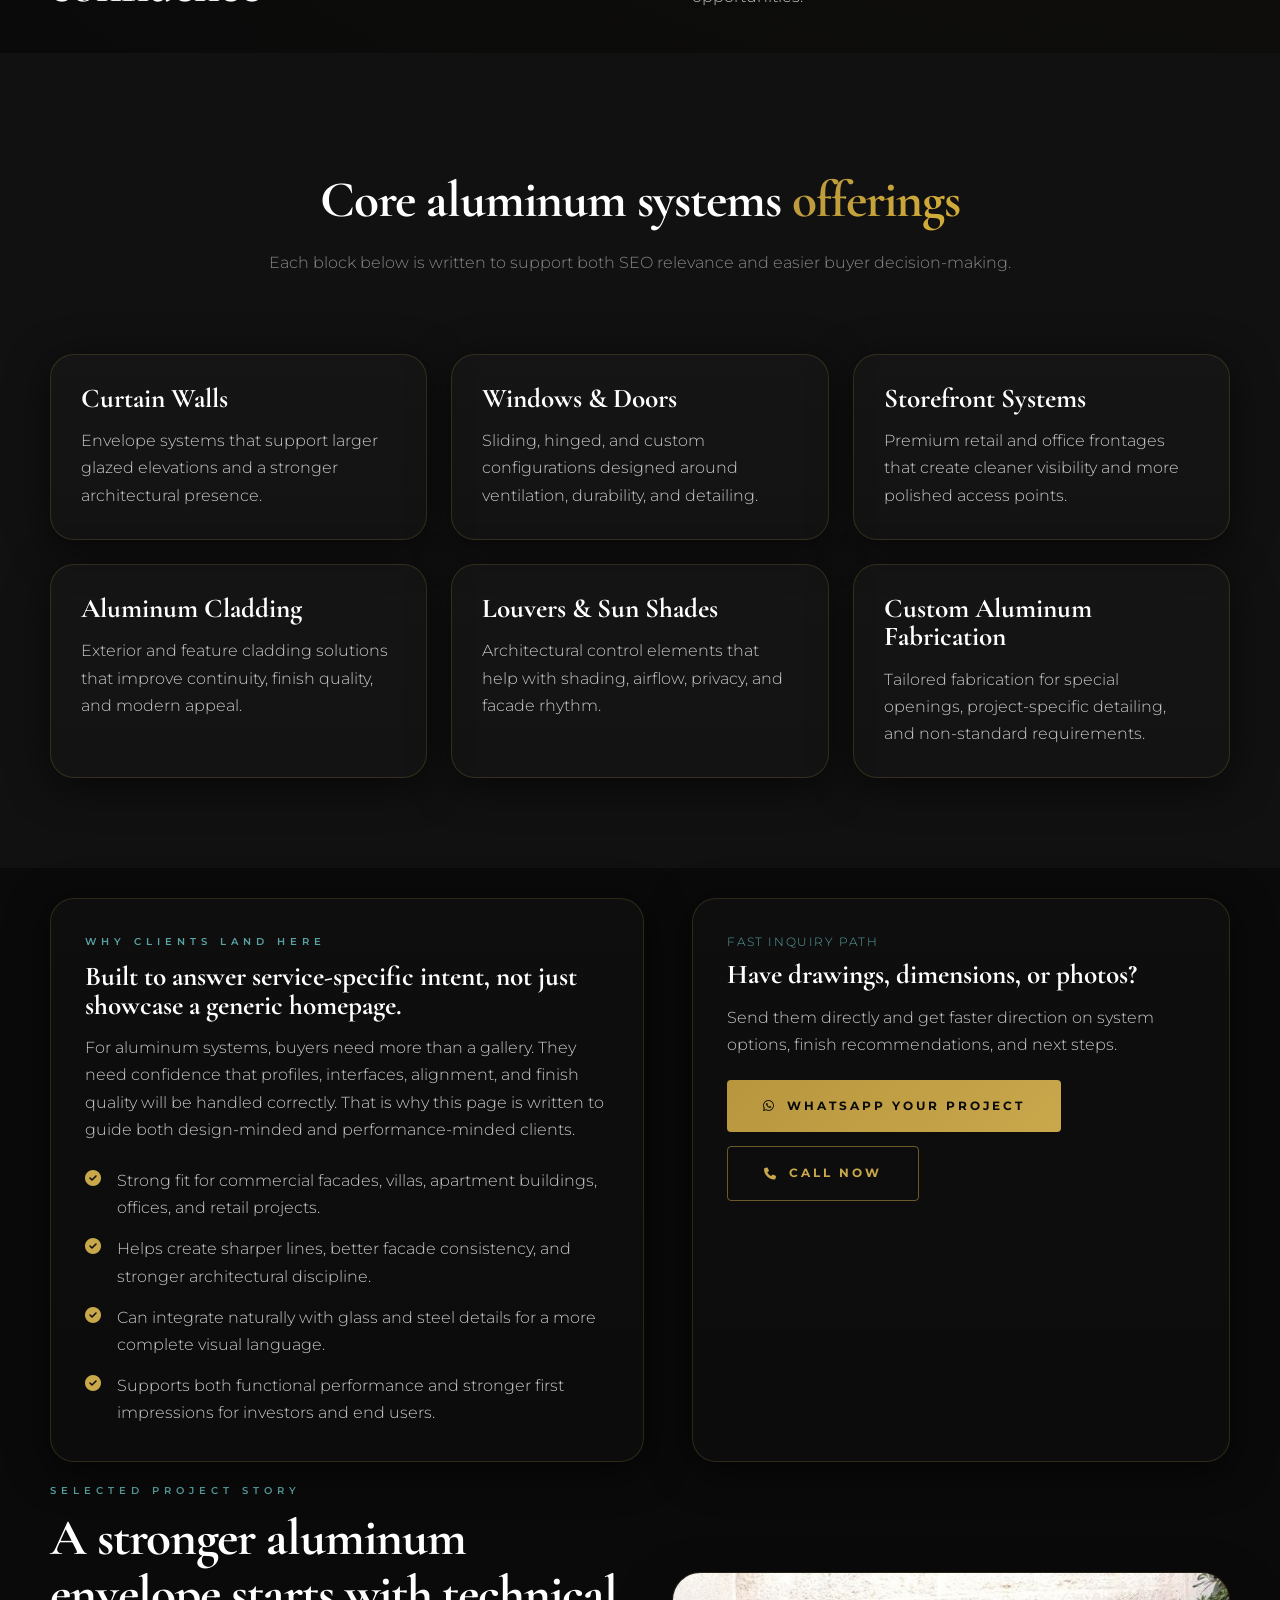
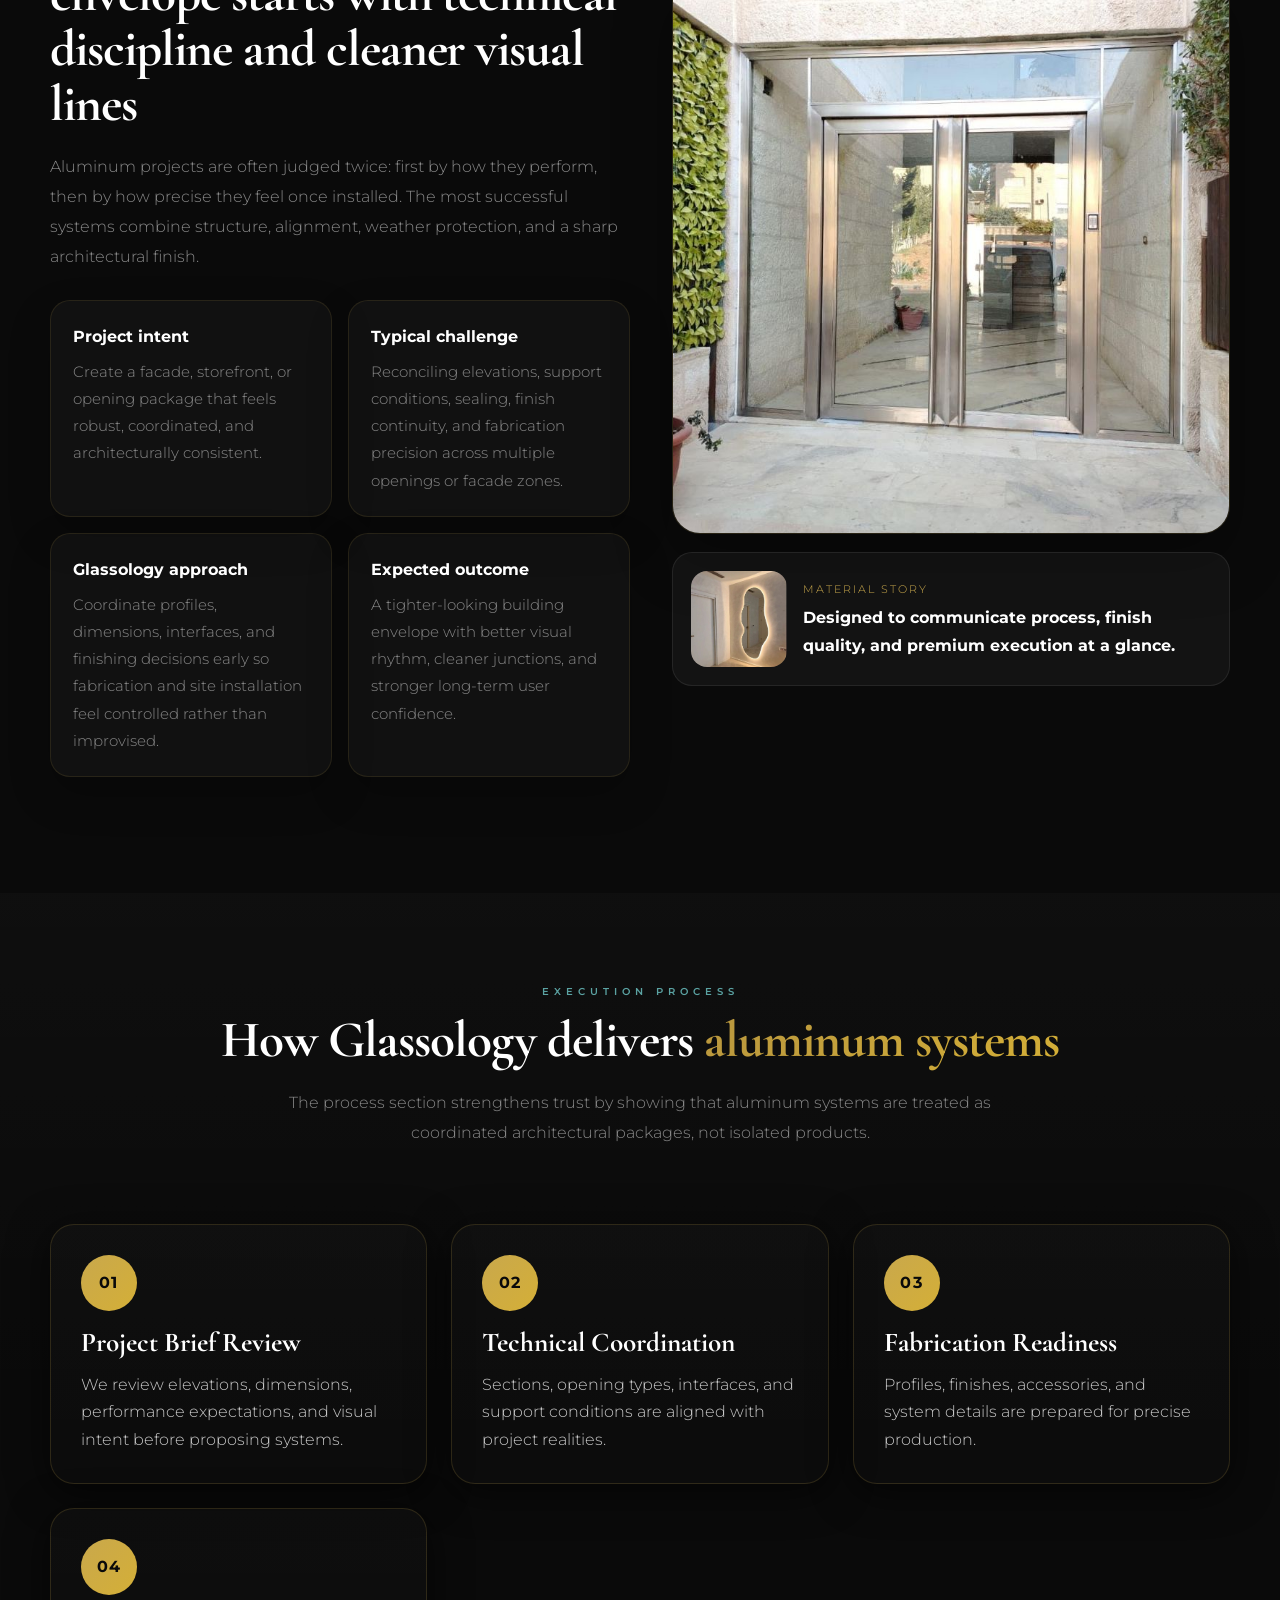
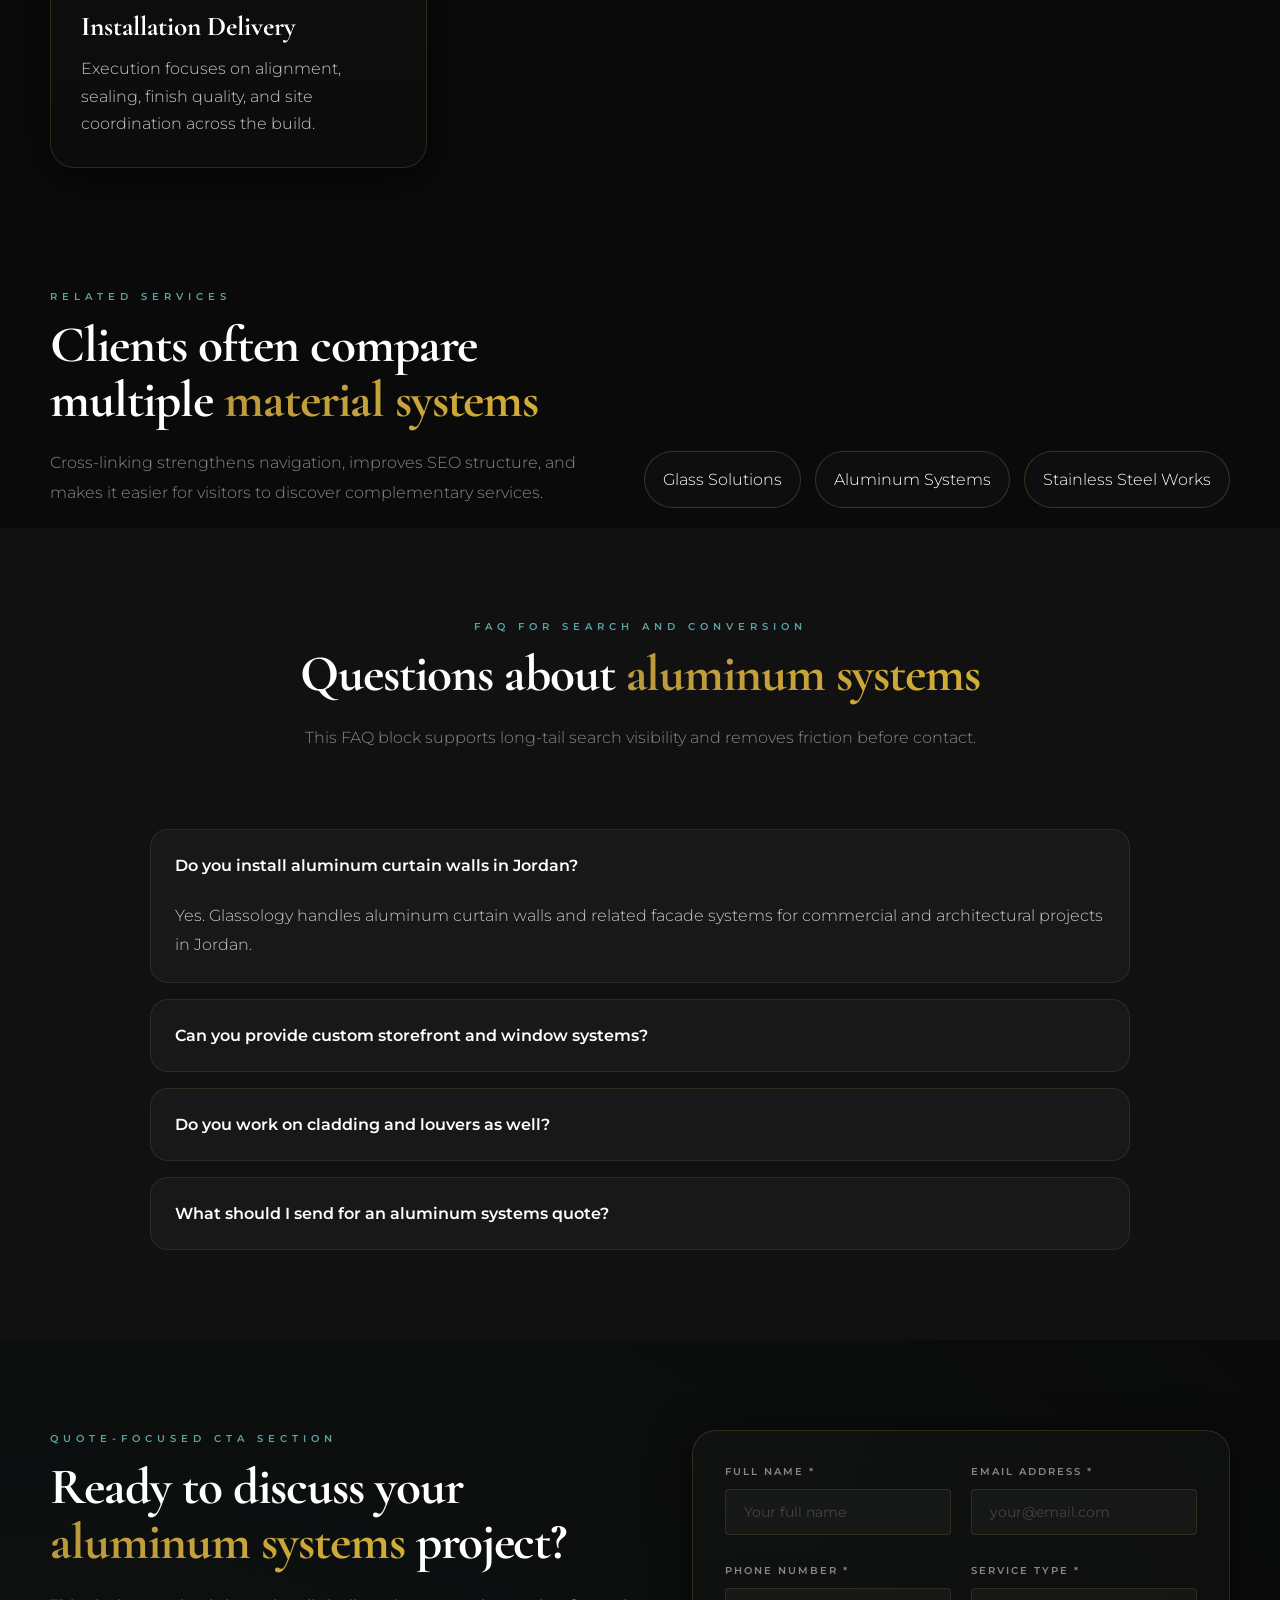
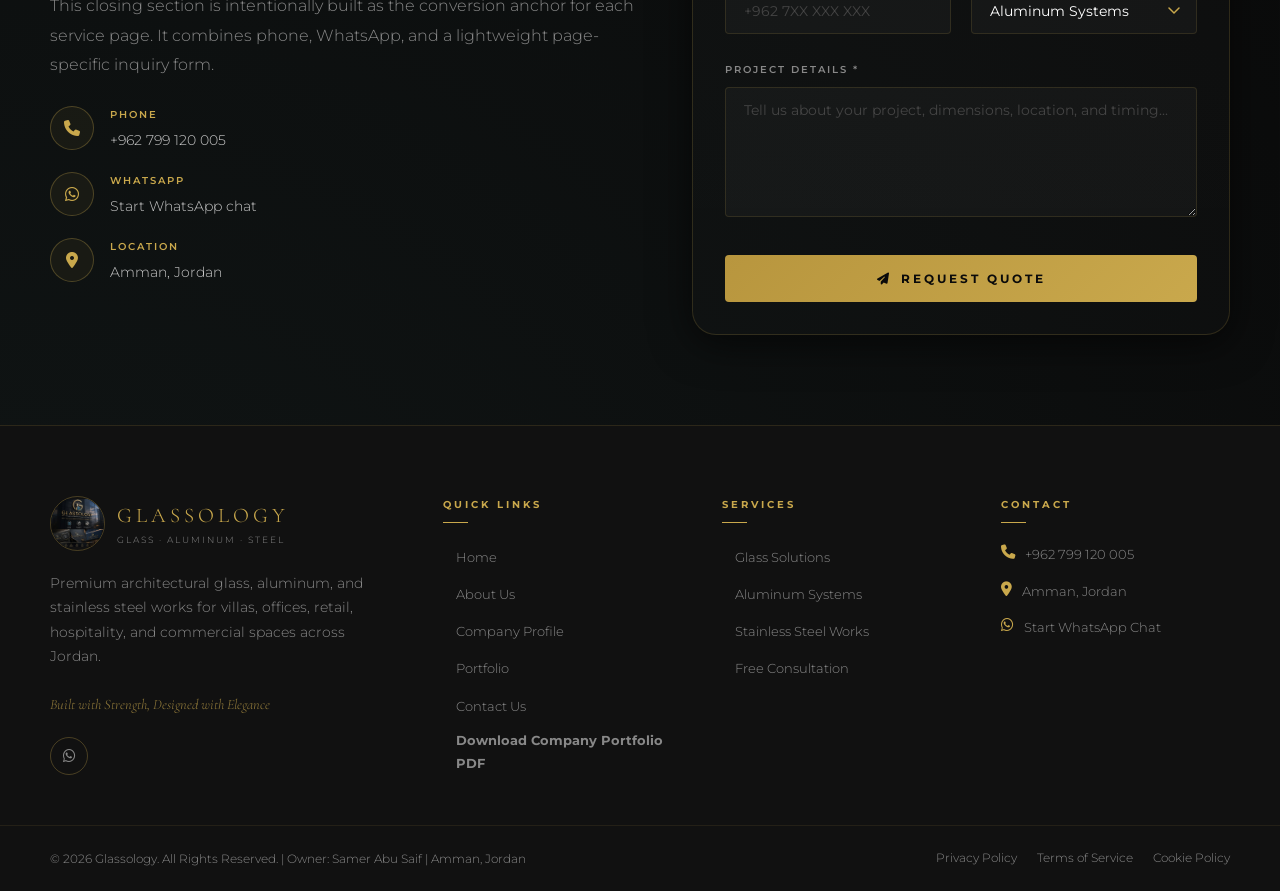
<file: aluminum-systems.html>
<!DOCTYPE html>
<html dir="ltr" lang="en">
<head>
<meta charset="utf-8"/>
<meta content="width=device-width, initial-scale=1.0" name="viewport"/>
<meta content="Premium aluminum systems in Amman, Jordan by Glassology — curtain walls, storefronts, windows, doors, louvers, cladding, and custom fabrication for residential and commercial projects." name="description"/>
<meta content="index, follow" name="robots"/>
<link href="https://glassollogy.com/aluminum-systems.html" rel="canonical"/>
<meta content="#0A0A0A" name="theme-color"/>
<meta content="Aluminum Systems | Glassology" property="og:title"/>
<meta content="Curtain walls, storefronts, windows, doors, cladding, and custom aluminum fabrication in Jordan." property="og:description"/>
<meta content="website" property="og:type"/>
<meta content="https://glassollogy.com/aluminum-systems.html" property="og:url"/>
<meta content="https://glassollogy.com/images/brand/logo.jpeg" property="og:image"/>
<meta content="en_US" property="og:locale"/>
<meta content="summary_large_image" name="twitter:card"/>
<meta content="Aluminum Systems | Glassology" name="twitter:title"/>
<meta content="Curtain walls, storefronts, windows, doors, cladding, and custom aluminum fabrication in Jordan." name="twitter:description"/>
<meta content="https://glassollogy.com/images/brand/logo.jpeg" name="twitter:image"/>
<title>Aluminum Systems in Amman, Jordan | Curtain Walls, Windows &amp; Storefronts | Glassology</title>
<link href="images/brand/logo.jpeg" rel="icon" type="image/jpeg"/>
<link href="images/brand/logo.jpeg" rel="apple-touch-icon"/>
<link href="https://fonts.googleapis.com" rel="preconnect"/>
<link crossorigin="" href="https://fonts.gstatic.com" rel="preconnect"/>
<link href="https://fonts.googleapis.com/css2?family=Cormorant+Garamond:ital,wght@0,400;0,600;0,700;1,400;1,600&amp;family=Montserrat:wght@300;400;500;600;700&amp;display=swap" rel="stylesheet"/>
<link href="https://cdn.jsdelivr.net/npm/@fortawesome/fontawesome-free@6.5.0/css/all.min.css" rel="stylesheet"/>
<link as="image" href="images/portfolio/4.jpeg" rel="preload"/>
<link href="css/style.css" rel="stylesheet"/>
<script type="application/ld+json">{"@context": "https://schema.org", "@type": "Service", "name": "Glassology Aluminum Systems", "serviceType": "Aluminum Systems", "provider": {"@type": "LocalBusiness", "name": "Glassology", "telephone": "+962 799 120 005", "address": {"@type": "PostalAddress", "addressLocality": "Amman", "addressCountry": "JO"}, "url": "https://glassollogy.com"}, "areaServed": "Jordan", "description": "Curtain walls, windows, doors, storefronts, cladding, louvers, and custom aluminum fabrication in Jordan.", "url": "https://glassollogy.com/aluminum-systems.html"}</script>
<script type="application/ld+json">{"@context": "https://schema.org", "@type": "FAQPage", "mainEntity": [{"@type": "Question", "name": "Do you install aluminum curtain walls in Jordan?", "acceptedAnswer": {"@type": "Answer", "text": "Yes. Glassology handles aluminum curtain walls and related facade systems for commercial and architectural projects in Jordan."}}, {"@type": "Question", "name": "Can you provide custom storefront and window systems?", "acceptedAnswer": {"@type": "Answer", "text": "Yes. We tailor storefronts, windows, and doors around dimensions, usage, finishes, and visual goals."}}, {"@type": "Question", "name": "Do you work on cladding and louvers as well?", "acceptedAnswer": {"@type": "Answer", "text": "Yes. Aluminum cladding, louvers, and sun-shading elements are part of our aluminum systems scope."}}, {"@type": "Question", "name": "What should I send for an aluminum systems quote?", "acceptedAnswer": {"@type": "Answer", "text": "Please send drawings, elevations, approximate sizes, location, finish preferences, and any performance requirements if available."}}]}</script>
</head>
<body class="service-page-body">
<div aria-label="Loading Glassology" id="loading-screen" role="status">
<div class="loader-logo"><img alt="Glassology Logo" src="images/brand/logo.jpeg"/></div>
<div class="loader-text">GLASSOLOGY</div>
<div class="loader-bar-wrap"><div class="loader-bar"></div></div>
</div>
<div aria-hidden="true" class="cursor-dot"></div>
<div aria-hidden="true" class="cursor-ring"></div>
<div aria-label="Cookie consent" id="cookie-banner" role="dialog">
<p>We use cookies to enhance your browsing experience and analyze site traffic. By continuing, you agree to our <a href="cookie-policy.html">Cookie Policy</a>.</p>
<div class="cookie-btns">
<button class="cookie-accept" id="cookie-accept">Accept</button>
<button class="cookie-decline" id="cookie-decline">Decline</button>
</div>
</div>
<div aria-label="Site preferences" class="site-tools"><div aria-label="Language switcher" class="lang-switch"><span aria-current="true" class="lang-option active">EN</span><a class="lang-option" data-lang-url="aluminum-systems-ar.html" href="aluminum-systems-ar.html">AR</a></div><button aria-label="Toggle light or dark mode" class="theme-toggle" type="button"><i aria-hidden="true" class="fa fa-circle-half-stroke"></i><span class="theme-toggle-label">Light</span></button></div>
<nav aria-label="Main navigation" id="navbar" role="navigation">
<a aria-label="Glassology Home" class="nav-logo" href="index.html">
<img alt="Glassology Logo" src="images/brand/logo.jpeg"/>
<div class="nav-brand-text">
<span class="nav-brand-name">Glassology</span>
<span class="nav-brand-sub">Glass · Aluminum · Steel</span>
</div>
</a>
<ul class="nav-links" role="list"><li><a class="nav-link" href="index.html">Home</a></li><li><a class="nav-link" href="index.html#about">About</a></li><li><a class="nav-link" href="index.html#portfolio">Portfolio</a></li><li><a class="nav-link" href="glass-solutions.html">Glass</a></li><li><a class="nav-link active" href="aluminum-systems.html">Aluminum</a></li><li><a class="nav-link" href="stainless-steel-works.html">Steel</a></li><li><a class="nav-link" href="index.html#contact">Contact</a></li><li><a class="nav-cta" href="#service-contact">Get a Quote</a></li></ul>
<button aria-expanded="false" aria-label="Toggle mobile menu" class="hamburger"><span></span><span></span><span></span></button>
</nav>
<div aria-hidden="true" class="mobile-menu-overlay"></div>
<nav aria-label="Mobile navigation" class="mobile-menu"><a class="mobile-link" href="index.html"><i aria-hidden="true" class="fa fa-home"></i> Home</a><a class="mobile-link" href="index.html#about"><i aria-hidden="true" class="fa fa-info-circle"></i> About Us</a><a class="mobile-link" href="index.html#portfolio"><i aria-hidden="true" class="fa fa-images"></i> Portfolio</a><a class="mobile-link" href="glass-solutions.html"><i aria-hidden="true" class="fa fa-window-maximize"></i> Glass Solutions</a><a class="mobile-link" href="aluminum-systems.html"><i aria-hidden="true" class="fa fa-border-all"></i> Aluminum Systems</a><a class="mobile-link" href="stainless-steel-works.html"><i aria-hidden="true" class="fa fa-grip-lines"></i> Stainless Steel Works</a><a class="mobile-link" href="index.html#contact"><i aria-hidden="true" class="fa fa-envelope"></i> Contact</a><a class="mobile-cta" href="#service-contact">Get a Free Quote</a></nav>
<main>
<section aria-label="Aluminum Systems hero" class="service-hero">
<div class="service-hero-bg"></div>
<div class="container service-hero-grid">
<div class="service-hero-copy">
<div class="service-breadcrumb"><a href="index.html">Home</a><span>/</span><span>Aluminum Systems</span></div>
<p class="hero-eyebrow">Architectural Aluminum Systems in Jordan</p>
<h1 class="service-hero-title">Aluminum systems that tighten the building envelope and sharpen the architectural identity of a project.</h1>
<p class="service-hero-lead">Glassology delivers curtain walls, windows, doors, louvers, storefronts, and cladding solutions designed for stronger performance, cleaner detailing, and premium project presentation.</p>
<div class="hero-proof-row">
<span class="hero-proof-pill"><i aria-hidden="true" class="fa fa-check-circle"></i> Curtain walls &amp; storefronts</span><span class="hero-proof-pill"><i aria-hidden="true" class="fa fa-check-circle"></i> Custom fabrication</span><span class="hero-proof-pill"><i aria-hidden="true" class="fa fa-check-circle"></i> Residential · Commercial · Retail</span>
</div>
<div class="hero-buttons hero-buttons-upgraded">
<a class="btn-primary" href="#service-offerings"><i aria-hidden="true" class="fa fa-layer-group"></i> Explore Scope</a>
<a class="btn-secondary" href="#service-contact"><i aria-hidden="true" class="fa fa-file-signature"></i> Request a Quote</a>
<a class="btn-tertiary" href="https://api.whatsapp.com/send?phone=962799120005&amp;text=Hello%20Glassology%2C%20I%20want%20to%20ask%20about%20a%20project." rel="noopener noreferrer" target="_blank"><i aria-hidden="true" class="fab fa-whatsapp"></i> Send Drawings on WhatsApp</a>
</div>
<div class="service-quick-facts">
<div class="service-quick-fact"><strong>15+</strong><span>Years of project delivery</span></div>
<div class="service-quick-fact"><strong>500+</strong><span>Completed installations</span></div>
<div class="service-quick-fact"><strong>24h</strong><span>Target response for inquiries</span></div>
</div>
</div>
<div class="service-hero-visual" data-animate="fade-left">
<div class="service-hero-main-image"><img alt="Premium framed entrance system by Glassology" src="images/uploads/glass-metal-entrance.jpg"/></div>
<div class="service-hero-side-card">
<img alt="Aluminum storefront project by Glassology" src="images/portfolio/10.jpeg"/>
<div>
<span>Project-led visual proof</span>
<strong>Aluminum Systems for premium spaces in Jordan</strong>
</div>
</div>
</div>
</div>
</section>
<section class="service-intro-section">
<div class="container service-intro-grid">
<div>
<span class="section-eyebrow">Landing Page Strategy</span>
<h2 class="section-title">Built for performance, presentation, and project confidence</h2>
</div>
<p class="section-desc service-intro-copy">This landing page positions Glassology as a premium aluminum systems partner for developers, architects, consultants, contractors, and direct clients. It combines service clarity, visual proof, and inquiry-focused CTA blocks to convert more search traffic into real opportunities.</p>
</div>
</section>
<section aria-label="Aluminum Systems offerings" class="service-offerings-section" id="service-offerings">
<div class="container">
<div class="section-header">
<span class="section-eyebrow" data-animate="fade-up">What this page covers</span>
<h2 class="section-title" data-animate="fade-up">Core aluminum systems <span>offerings</span></h2>
<p class="section-desc" data-animate="fade-up">Each block below is written to support both SEO relevance and easier buyer decision-making.</p>
</div>
<div class="service-offer-grid" data-stagger="">
<article class="service-offer-card" data-animate="fade-up">
<h3>Curtain Walls</h3>
<p>Envelope systems that support larger glazed elevations and a stronger architectural presence.</p>
</article>
<article class="service-offer-card" data-animate="fade-up">
<h3>Windows &amp; Doors</h3>
<p>Sliding, hinged, and custom configurations designed around ventilation, durability, and detailing.</p>
</article>
<article class="service-offer-card" data-animate="fade-up">
<h3>Storefront Systems</h3>
<p>Premium retail and office frontages that create cleaner visibility and more polished access points.</p>
</article>
<article class="service-offer-card" data-animate="fade-up">
<h3>Aluminum Cladding</h3>
<p>Exterior and feature cladding solutions that improve continuity, finish quality, and modern appeal.</p>
</article>
<article class="service-offer-card" data-animate="fade-up">
<h3>Louvers &amp; Sun Shades</h3>
<p>Architectural control elements that help with shading, airflow, privacy, and facade rhythm.</p>
</article>
<article class="service-offer-card" data-animate="fade-up">
<h3>Custom Aluminum Fabrication</h3>
<p>Tailored fabrication for special openings, project-specific detailing, and non-standard requirements.</p>
</article>
</div>
</div>
</section>
<section class="service-proof-section">
<div class="container service-proof-grid">
<div class="service-proof-card service-proof-copy" data-animate="fade-up">
<span class="section-eyebrow">Why clients land here</span>
<h2>Built to answer service-specific intent, not just showcase a generic homepage.</h2>
<p>For aluminum systems, buyers need more than a gallery. They need confidence that profiles, interfaces, alignment, and finish quality will be handled correctly. That is why this page is written to guide both design-minded and performance-minded clients.</p>
<ul class="service-check-list">
<li><i aria-hidden="true" class="fa fa-check-circle"></i><span>Strong fit for commercial facades, villas, apartment buildings, offices, and retail projects.</span></li>
<li><i aria-hidden="true" class="fa fa-check-circle"></i><span>Helps create sharper lines, better facade consistency, and stronger architectural discipline.</span></li>
<li><i aria-hidden="true" class="fa fa-check-circle"></i><span>Can integrate naturally with glass and steel details for a more complete visual language.</span></li>
<li><i aria-hidden="true" class="fa fa-check-circle"></i><span>Supports both functional performance and stronger first impressions for investors and end users.</span></li>
</ul>
</div>
<div class="service-proof-card service-proof-cta" data-animate="fade-up">
<span class="service-cta-kicker">Fast inquiry path</span>
<h3>Have drawings, dimensions, or photos?</h3>
<p>Send them directly and get faster direction on system options, finish recommendations, and next steps.</p>
<div class="service-inline-cta">
<a class="btn-primary" href="https://api.whatsapp.com/send?phone=962799120005&amp;text=Hello%20Glassology%2C%20I%20want%20to%20ask%20about%20a%20project." rel="noopener noreferrer" target="_blank"><i aria-hidden="true" class="fab fa-whatsapp"></i> WhatsApp Your Project</a>
<a class="btn-secondary" href="tel:+962799120005"><i aria-hidden="true" class="fa fa-phone"></i> Call Now</a>
</div>
</div>
</div>
</section>
<section class="service-story-section">
<div class="container service-story-grid">
<div class="service-story-copy" data-animate="fade-right">
<span class="section-eyebrow">Selected project story</span>
<h2 class="section-title">A stronger aluminum envelope starts with technical discipline and cleaner visual lines</h2>
<p class="section-desc service-story-intro">Aluminum projects are often judged twice: first by how they perform, then by how precise they feel once installed. The most successful systems combine structure, alignment, weather protection, and a sharp architectural finish.</p>
<div class="service-story-points" data-stagger="">
<div class="service-story-point" data-animate="fade-up"><strong>Project intent</strong><span>Create a facade, storefront, or opening package that feels robust, coordinated, and architecturally consistent.</span></div>
<div class="service-story-point" data-animate="fade-up"><strong>Typical challenge</strong><span>Reconciling elevations, support conditions, sealing, finish continuity, and fabrication precision across multiple openings or facade zones.</span></div>
<div class="service-story-point" data-animate="fade-up"><strong>Glassology approach</strong><span>Coordinate profiles, dimensions, interfaces, and finishing decisions early so fabrication and site installation feel controlled rather than improvised.</span></div>
<div class="service-story-point" data-animate="fade-up"><strong>Expected outcome</strong><span>A tighter-looking building envelope with better visual rhythm, cleaner junctions, and stronger long-term user confidence.</span></div>
</div>
</div>
<div class="service-story-visual" data-animate="fade-left">
<div class="service-story-main"><img alt="Glassology aluminum entrance and facade detail" src="images/uploads/glass-metal-entrance.jpg"/></div>
<div class="service-story-card"><img alt="Glassology project detail visual" src="images/portfolio/4.jpeg"/><div><span>Material story</span><strong>Designed to communicate process, finish quality, and premium execution at a glance.</strong></div></div>
</div>
</div>
</section>
<section aria-label="Aluminum Systems process" class="service-process-section">
<div class="container">
<div class="section-header">
<span class="section-eyebrow" data-animate="fade-up">Execution process</span>
<h2 class="section-title" data-animate="fade-up">How Glassology delivers <span>aluminum systems</span></h2>
<p class="section-desc" data-animate="fade-up">The process section strengthens trust by showing that aluminum systems are treated as coordinated architectural packages, not isolated products.</p>
</div>
<div class="service-process-grid" data-stagger="">
<div class="service-process-step" data-animate="fade-up">
<span class="service-process-count">01</span>
<h3>Project Brief Review</h3>
<p>We review elevations, dimensions, performance expectations, and visual intent before proposing systems.</p>
</div>
<div class="service-process-step" data-animate="fade-up">
<span class="service-process-count">02</span>
<h3>Technical Coordination</h3>
<p>Sections, opening types, interfaces, and support conditions are aligned with project realities.</p>
</div>
<div class="service-process-step" data-animate="fade-up">
<span class="service-process-count">03</span>
<h3>Fabrication Readiness</h3>
<p>Profiles, finishes, accessories, and system details are prepared for precise production.</p>
</div>
<div class="service-process-step" data-animate="fade-up">
<span class="service-process-count">04</span>
<h3>Installation Delivery</h3>
<p>Execution focuses on alignment, sealing, finish quality, and site coordination across the build.</p>
</div>
</div>
</div>
</section>
<section class="service-crosslinks-section">
<div class="container service-crosslinks-wrap">
<div>
<span class="section-eyebrow">Related services</span>
<h2 class="section-title">Clients often compare multiple <span>material systems</span></h2>
<p class="section-desc">Cross-linking strengthens navigation, improves SEO structure, and makes it easier for visitors to discover complementary services.</p>
</div>
<div class="service-crosslinks"><a href="glass-solutions.html">Glass Solutions</a><a href="aluminum-systems.html">Aluminum Systems</a><a href="stainless-steel-works.html">Stainless Steel Works</a></div>
</div>
</section>
<section aria-label="Aluminum Systems FAQ" class="service-faq-section">
<div class="container">
<div class="section-header">
<span class="section-eyebrow" data-animate="fade-up">FAQ for search and conversion</span>
<h2 class="section-title" data-animate="fade-up">Questions about <span>aluminum systems</span></h2>
<p class="section-desc" data-animate="fade-up">This FAQ block supports long-tail search visibility and removes friction before contact.</p>
</div>
<div class="faq-grid" data-stagger="">
<details class="faq-item" data-animate="fade-up" open="">
<summary>Do you install aluminum curtain walls in Jordan?</summary>
<p>Yes. Glassology handles aluminum curtain walls and related facade systems for commercial and architectural projects in Jordan.</p>
</details>
<details class="faq-item" data-animate="fade-up">
<summary>Can you provide custom storefront and window systems?</summary>
<p>Yes. We tailor storefronts, windows, and doors around dimensions, usage, finishes, and visual goals.</p>
</details>
<details class="faq-item" data-animate="fade-up">
<summary>Do you work on cladding and louvers as well?</summary>
<p>Yes. Aluminum cladding, louvers, and sun-shading elements are part of our aluminum systems scope.</p>
</details>
<details class="faq-item" data-animate="fade-up">
<summary>What should I send for an aluminum systems quote?</summary>
<p>Please send drawings, elevations, approximate sizes, location, finish preferences, and any performance requirements if available.</p>
</details>
</div>
</div>
</section>
<section aria-label="Contact about Aluminum Systems" class="service-contact-section" id="service-contact">
<div class="container service-contact-grid">
<div class="service-contact-copy" data-animate="fade-up">
<span class="section-eyebrow">Quote-focused CTA section</span>
<h2 class="section-title">Ready to discuss your <span>aluminum systems</span> project?</h2>
<p class="section-desc">This closing section is intentionally built as the conversion anchor for each service page. It combines phone, WhatsApp, and a lightweight page-specific inquiry form.</p>
<div class="contact-details service-contact-details">
<div class="contact-detail-item"><div aria-hidden="true" class="contact-detail-icon"><i class="fa fa-phone"></i></div><div><div class="contact-detail-label">Phone</div><div class="contact-detail-value"><a href="tel:+962799120005">+962 799 120 005</a></div></div></div>
<div class="contact-detail-item"><div aria-hidden="true" class="contact-detail-icon"><i class="fab fa-whatsapp"></i></div><div><div class="contact-detail-label">WhatsApp</div><div class="contact-detail-value"><a href="https://api.whatsapp.com/send?phone=962799120005&amp;text=Hello%20Glassology%2C%20I%20want%20to%20ask%20about%20a%20project." rel="noopener noreferrer" target="_blank">Start WhatsApp chat</a></div></div></div>
<div class="contact-detail-item"><div aria-hidden="true" class="contact-detail-icon"><i class="fa fa-map-marker-alt"></i></div><div><div class="contact-detail-label">Location</div><div class="contact-detail-value">Amman, Jordan</div></div></div>
</div>
</div>
<div class="contact-form-wrap service-contact-form" data-animate="fade-up">
<form aria-label="Aluminum Systems contact form" id="contact-form" novalidate="">
<div class="form-row">
<div class="form-group">
<label class="form-label" for="name">Full Name *</label>
<input class="form-input" id="name" name="name" placeholder="Your full name" required="" type="text"/>
<span aria-live="polite" class="form-error" role="alert"></span>
</div>
<div class="form-group">
<label class="form-label" for="email">Email Address *</label>
<input class="form-input" id="email" name="email" placeholder="your@email.com" required="" type="email"/>
<span aria-live="polite" class="form-error" role="alert"></span>
</div>
</div>
<div class="form-row">
<div class="form-group">
<label class="form-label" for="phone">Phone Number *</label>
<input class="form-input" id="phone" name="phone" placeholder="+962 7XX XXX XXX" required="" type="tel"/>
<span aria-live="polite" class="form-error" role="alert"></span>
</div>
<div class="form-group">
<label class="form-label" for="service">Service Type *</label>
<select class="form-select" id="service" name="service" required="">
<option value="">Select a service</option>
<option selected="" value="aluminum-systems">Aluminum Systems</option>
<option value="multiple">Multiple Services</option>
<option value="other">Other / Not Sure</option>
</select>
<span aria-live="polite" class="form-error" role="alert"></span>
</div>
</div>
<div class="form-group">
<label class="form-label" for="message">Project Details *</label>
<textarea class="form-textarea" id="message" name="message" placeholder="Tell us about your project, dimensions, location, and timing..." required=""></textarea>
<span aria-live="polite" class="form-error" role="alert"></span>
</div>
<button class="form-submit" type="submit"><i aria-hidden="true" class="fa fa-paper-plane"></i> Request Quote</button>
</form>
<div aria-live="polite" class="form-success" id="form-success" role="status">
<div aria-hidden="true" class="form-success-icon">✦</div>
<h3 class="form-success-title">Inquiry Received</h3>
<p class="form-success-text">Thank you. The Glassology team will review your aluminum systems inquiry and reply as quickly as possible.</p>
</div>
</div>
</div>
</section>
</main>
<a aria-label="Contact us on WhatsApp" class="whatsapp-float" href="https://api.whatsapp.com/send?phone=962799120005&amp;text=Hello%20Glassology%2C%20I%20want%20to%20ask%20about%20a%20project." rel="noopener noreferrer" target="_blank"><i aria-hidden="true" class="fab fa-whatsapp"></i></a>
<button aria-label="Scroll back to top" class="back-to-top"><i aria-hidden="true" class="fa fa-chevron-up"></i></button>
<div aria-label="Quick mobile contact actions" class="mobile-sticky-cta">
<a href="tel:+962799120005"><i aria-hidden="true" class="fa fa-phone"></i><span>Call</span></a>
<a href="https://api.whatsapp.com/send?phone=962799120005&amp;text=Hello%20Glassology%2C%20I%20want%20to%20ask%20about%20a%20project." rel="noopener noreferrer" target="_blank"><i aria-hidden="true" class="fab fa-whatsapp"></i><span>WhatsApp</span></a>
<a href="#service-contact"><i aria-hidden="true" class="fa fa-file-signature"></i><span>Quote</span></a>
</div>
<footer aria-label="Site footer">
<div class="container">
<div class="footer-grid">
<div class="footer-brand">
<div class="footer-logo-wrap">
<img alt="Glassology Logo" class="footer-logo" src="images/brand/logo.jpeg"/>
<div>
<div class="footer-brand-name">Glassology</div>
<div class="footer-brand-sub">Glass · Aluminum · Steel</div>
</div>
</div>
<p class="footer-desc">Premium architectural glass, aluminum, and stainless steel works for villas, offices, retail, hospitality, and commercial spaces across Jordan.</p>
<p class="footer-tagline">Built with Strength, Designed with Elegance</p>
<div aria-label="Social media links" class="footer-social">
<a aria-label="WhatsApp" href="https://api.whatsapp.com/send?phone=962799120005&amp;text=Hello%20Glassology%2C%20I%20want%20to%20ask%20about%20a%20project." rel="noopener noreferrer" target="_blank"><i aria-hidden="true" class="fab fa-whatsapp"></i></a>
</div>
</div>
<div>
<h3 class="footer-col-title">Quick Links</h3>
<ul class="footer-links" role="list"><li><a class="footer-link" href="index.html">Home</a></li><li><a class="footer-link" href="index.html#about">About Us</a></li><li><a class="footer-link" href="index.html#company-profile">Company Profile</a></li><li><a class="footer-link" href="index.html#portfolio">Portfolio</a></li><li><a class="footer-link" href="index.html#contact">Contact Us</a></li><li><a class="footer-link footer-link-download" download="" href="downloads/glassology-company-portfolio.pdf">Download Company Portfolio PDF</a></li></ul>
</div>
<div>
<h3 class="footer-col-title">Services</h3>
<ul class="footer-links" role="list"><li><a class="footer-link" href="glass-solutions.html">Glass Solutions</a></li><li><a class="footer-link" href="aluminum-systems.html">Aluminum Systems</a></li><li><a class="footer-link" href="stainless-steel-works.html">Stainless Steel Works</a></li><li><a class="footer-link" href="index.html#contact">Free Consultation</a></li></ul>
</div>
<div>
<h3 class="footer-col-title">Contact</h3>
<div class="footer-contact-item"><i aria-hidden="true" class="fa fa-phone footer-contact-icon"></i><a href="tel:+962799120005">+962 799 120 005</a></div>
<div class="footer-contact-item"><i aria-hidden="true" class="fa fa-map-marker-alt footer-contact-icon"></i><span>Amman, Jordan</span></div>
<div class="footer-contact-item"><i aria-hidden="true" class="fab fa-whatsapp footer-contact-icon"></i><a href="https://api.whatsapp.com/send?phone=962799120005&amp;text=Hello%20Glassology%2C%20I%20want%20to%20ask%20about%20a%20project." rel="noopener noreferrer" target="_blank">Start WhatsApp Chat</a></div>
</div>
</div>
</div>
<div class="footer-bottom">
<div class="container">
<div class="footer-bottom-inner">
<p class="footer-copy">© 2026 Glassology. All Rights Reserved. | Owner: Samer Abu Saif | Amman, Jordan</p>
<div class="footer-legal-links">
<a class="footer-legal-link" href="privacy-policy.html">Privacy Policy</a>
<a class="footer-legal-link" href="terms-of-service.html">Terms of Service</a>
<a class="footer-legal-link" href="cookie-policy.html">Cookie Policy</a>
</div>
</div>
</div>
</div>
</footer>
<script src="js/main.js"></script>
</body>
</html>
</file>
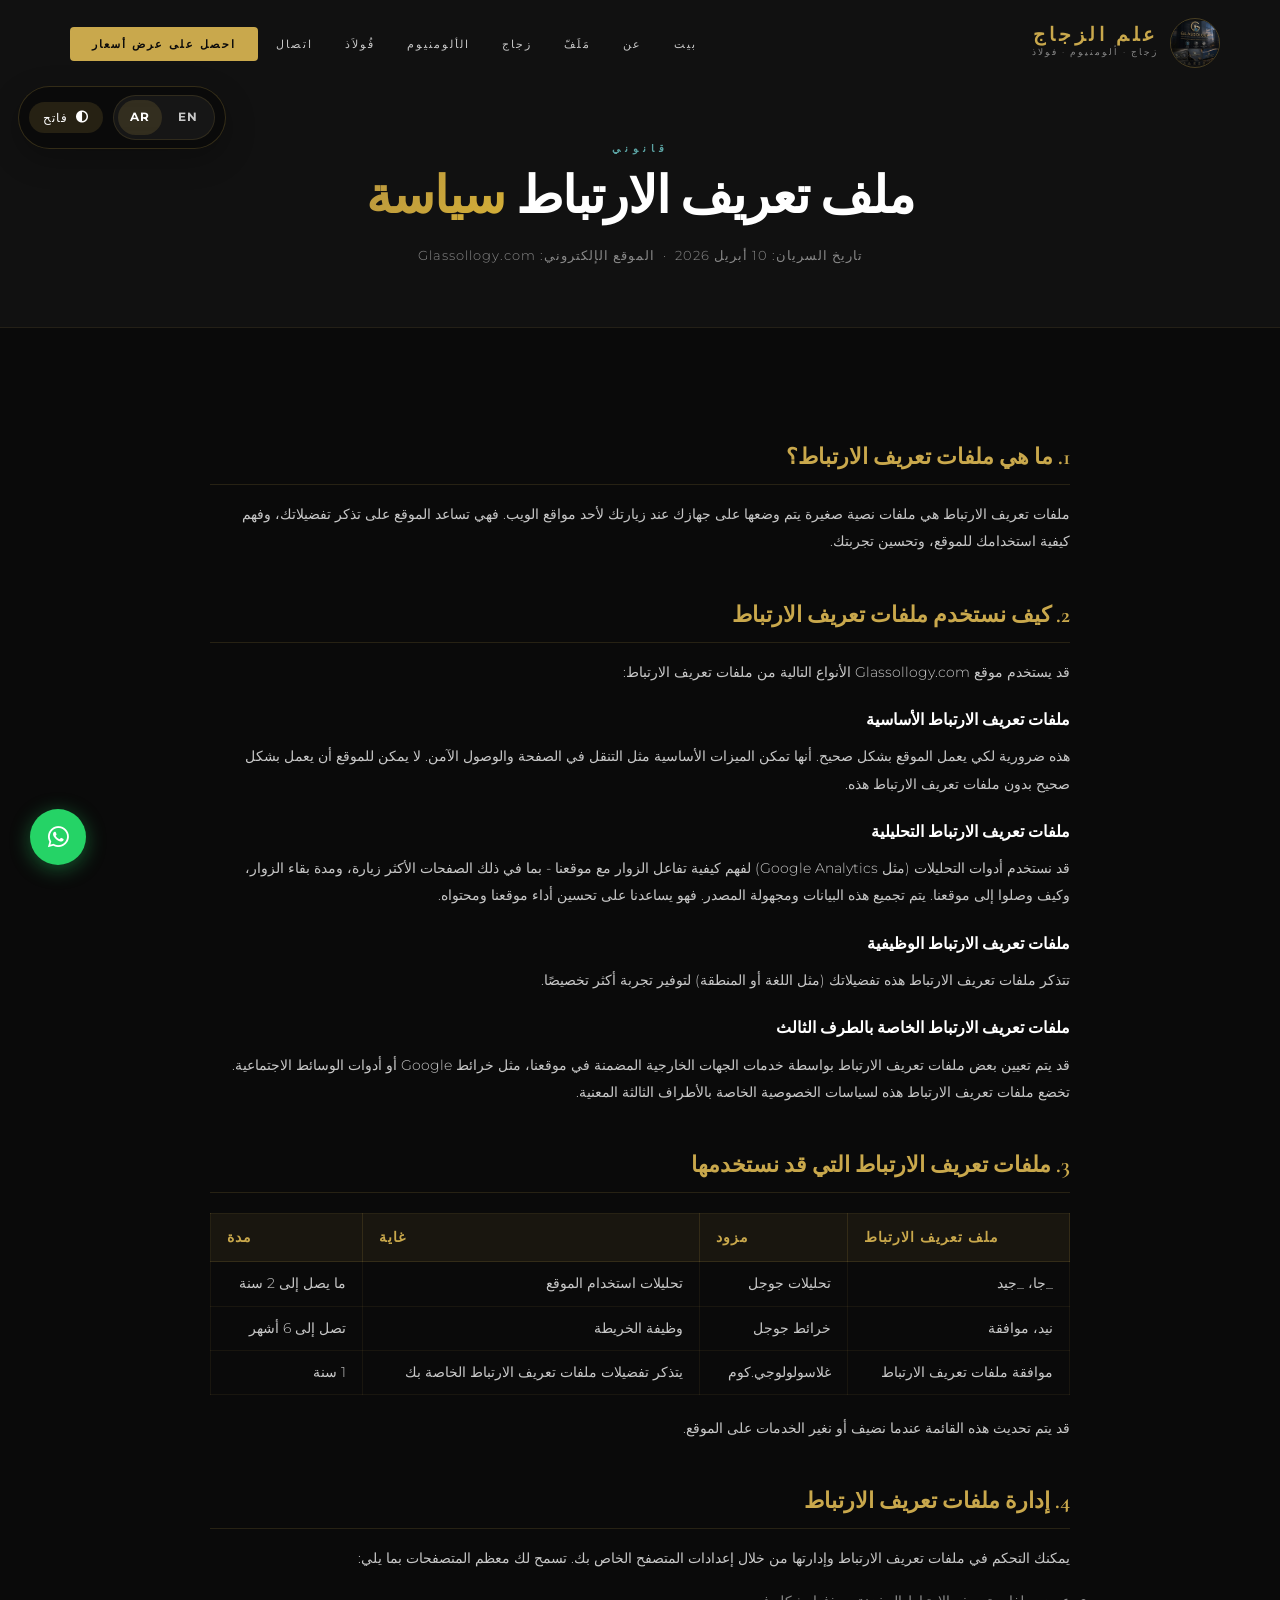
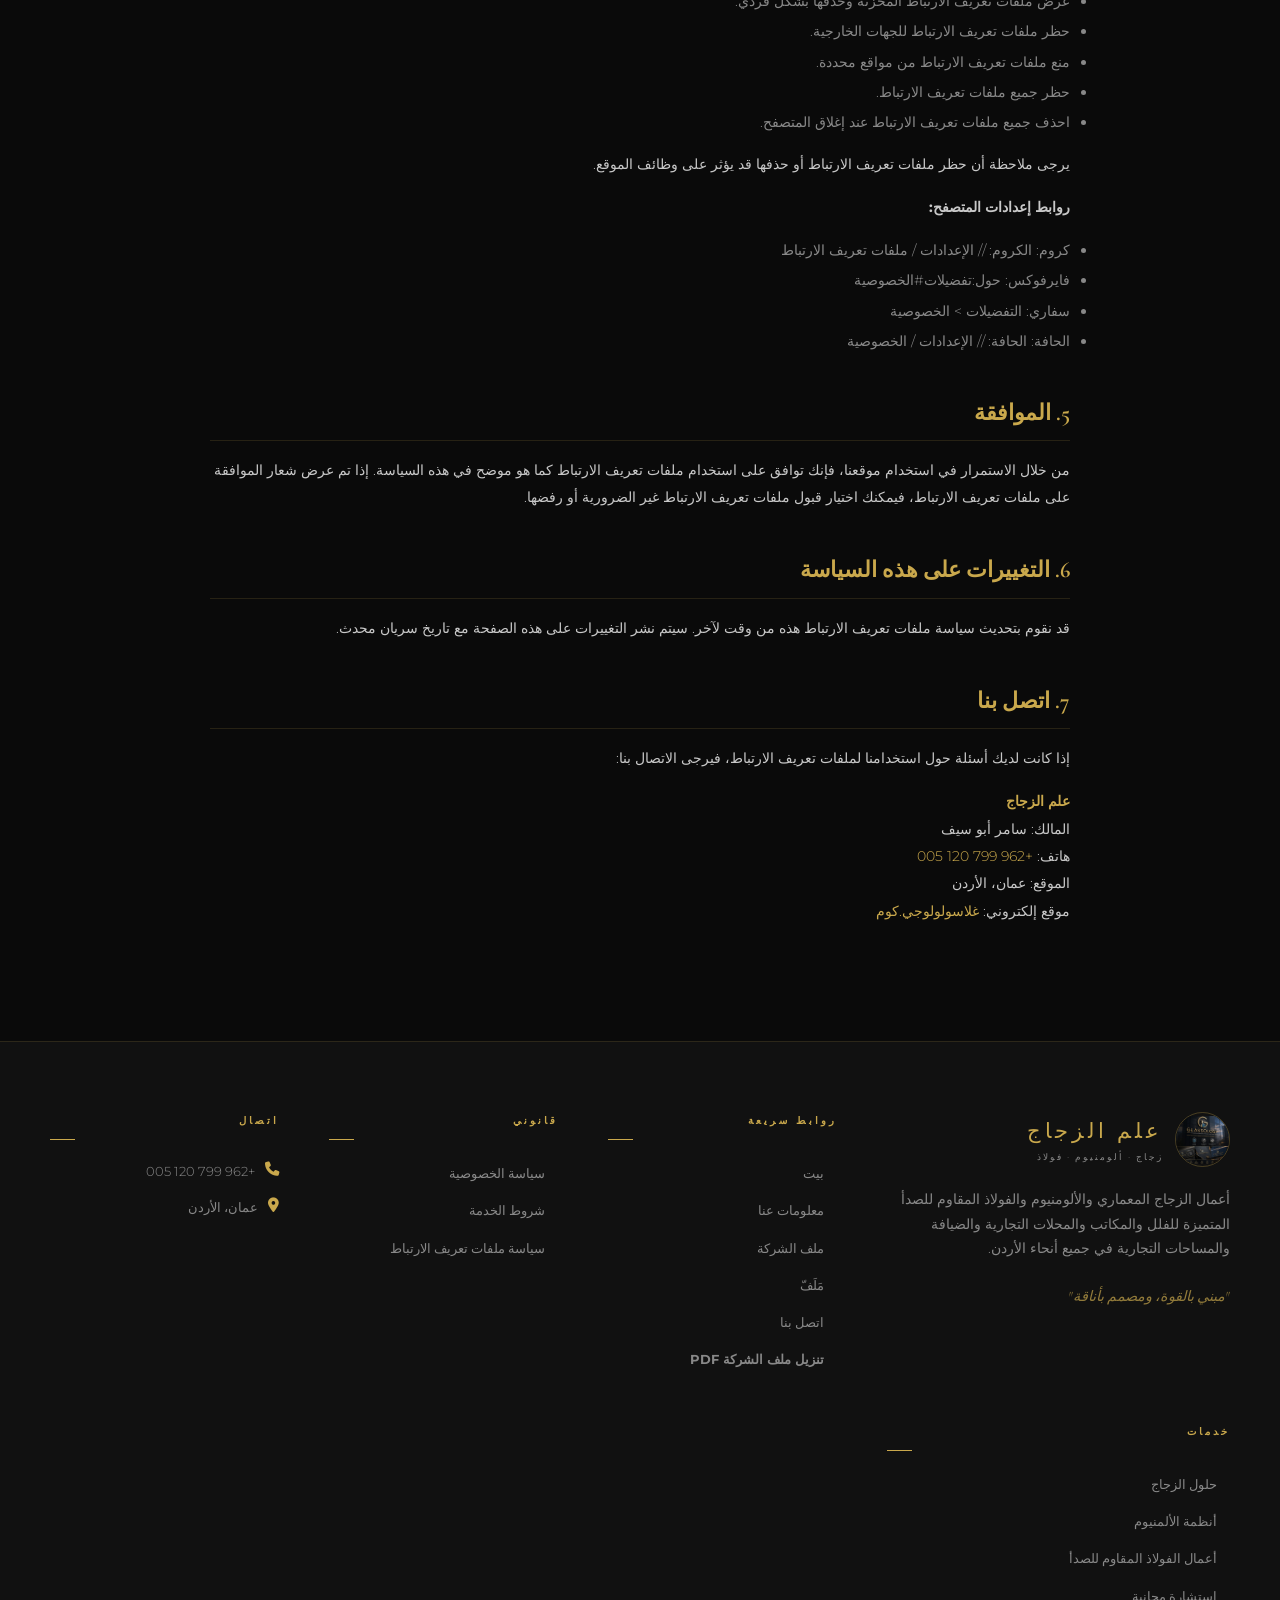
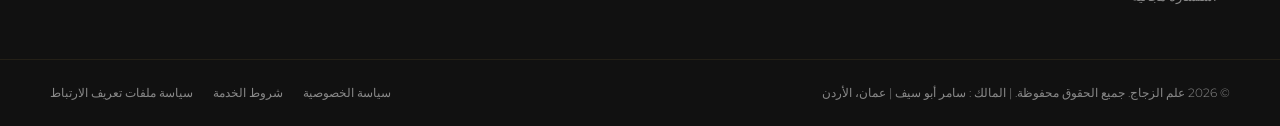
<file: cookie-policy-ar.html>
<!DOCTYPE html>
<html dir="rtl" lang="ar">
<head>
<meta charset="utf-8"/>
<meta content="width=device-width, initial-scale=1.0" name="viewport"/>
<meta content="سياسة ملفات تعريف الارتباط لـ Glassology - كيف نستخدم ملفات تعريف الارتباط وتقنيات التتبع المماثلة على موقعنا الإلكتروني." name="description"/>
<meta content="noindex, follow" name="robots"/>
<title>سياسة ملفات تعريف الارتباط — علم الزجاج | أعمال الزجاج والألمنيوم والاستانلس ستيل</title>
<link href="images/brand/logo.jpeg" rel="icon" type="image/jpeg"/>
<link href="https://fonts.googleapis.com" rel="preconnect"/>
<link crossorigin="" href="https://fonts.gstatic.com" rel="preconnect"/>
<link href="https://fonts.googleapis.com/css2?family=Cormorant+Garamond:ital,wght@0,400;0,600;0,700;1,400&amp;family=Montserrat:wght@300;400;500;600;700&amp;display=swap" rel="stylesheet"/>
<link href="https://cdn.jsdelivr.net/npm/@fortawesome/fontawesome-free@6.5.0/css/all.min.css" rel="stylesheet"/>
<link href="css/style.css" rel="stylesheet"/>
</head>
<body class="rtl-page" style="cursor: auto;">
<!-- Navbar -->
<div aria-label="تفضيلات الموقع" class="site-tools"><div aria-label="محوّل اللغة" class="lang-switch"><a class="lang-option" data-lang-url="cookie-policy.html" href="cookie-policy.html">EN</a><span aria-current="true" class="lang-option active">AR</span></div><button aria-label="تبديل الوضع الفاتح أو المظلم" class="theme-toggle" type="button"><i aria-hidden="true" class="fa fa-circle-half-stroke"></i><span class="theme-toggle-label">فاتح</span></button></div>
<nav aria-label="الملاحة الرئيسية" class="scrolled" id="navbar" role="navigation">
<a aria-label="الصفحة الرئيسية لعلم الزجاج" class="nav-logo" href="index-ar.html">
<img alt="شعار علم الزجاج" src="images/brand/logo.jpeg"/>
<div class="nav-brand-text">
<span class="nav-brand-name">علم الزجاج</span>
<span class="nav-brand-sub">زجاج · ألومنيوم · فولاذ</span>
</div>
</a>
<ul class="nav-links" role="list"><li><a class="nav-link" href="index-ar.html">بيت</a></li><li><a class="nav-link" href="index-ar.html#about">عن</a></li><li><a class="nav-link" href="index-ar.html#portfolio">مَلَفّ</a></li><li><a class="nav-link" href="glass-solutions-ar.html">زجاج</a></li><li><a class="nav-link" href="aluminum-systems-ar.html">الألومنيوم</a></li><li><a class="nav-link" href="stainless-steel-works-ar.html">فُولاَذ</a></li><li><a class="nav-link" href="index-ar.html#contact">اتصال</a></li><li><a class="nav-cta" href="index-ar.html#contact">احصل على عرض أسعار</a></li></ul>
<button aria-label="تبديل قائمة الجوال" class="hamburger"><span></span><span></span><span></span></button>
</nav>
<div aria-hidden="true" class="mobile-menu-overlay"></div>
<nav aria-label="الملاحة المتنقلة" class="mobile-menu"><a class="mobile-link" href="index-ar.html"><i aria-hidden="true" class="fa fa-home"></i> بيت</a><a class="mobile-link" href="index-ar.html#about"><i aria-hidden="true" class="fa fa-info-circle"></i> معلومات عنا</a><a class="mobile-link" href="index-ar.html#portfolio"><i aria-hidden="true" class="fa fa-images"></i> مَلَفّ</a><a class="mobile-link" href="glass-solutions-ar.html"><i aria-hidden="true" class="fa fa-window-maximize"></i> حلول الزجاج</a><a class="mobile-link" href="aluminum-systems-ar.html"><i aria-hidden="true" class="fa fa-border-all"></i> أنظمة الألمنيوم</a><a class="mobile-link" href="stainless-steel-works-ar.html"><i aria-hidden="true" class="fa fa-grip-lines"></i> أعمال الفولاذ المقاوم للصدأ</a><a class="mobile-link" href="index-ar.html#contact"><i aria-hidden="true" class="fa fa-envelope"></i> اتصال</a><a class="mobile-cta" href="index-ar.html#contact">احصل على عرض أسعار مجاني</a></nav>
<!-- Hero -->
<div class="legal-hero">
<div class="container">
<span class="section-eyebrow">قانوني</span>
<h1 class="section-title">ملف تعريف الارتباط <span>سياسة</span></h1>
<p class="legal-effective">تاريخ السريان: 10 أبريل 2026  ·  الموقع الإلكتروني: Glassollogy.com</p>
</div>
</div>
<!-- Content -->
<div class="legal-body">
<div class="container">
<div class="legal-content">
<h2>1. ما هي ملفات تعريف الارتباط؟</h2>
<p>ملفات تعريف الارتباط هي ملفات نصية صغيرة يتم وضعها على جهازك عند زيارتك لأحد مواقع الويب. فهي تساعد الموقع على تذكر تفضيلاتك، وفهم كيفية استخدامك للموقع، وتحسين تجربتك.</p>
<h2>2. كيف نستخدم ملفات تعريف الارتباط</h2>
<p>قد يستخدم موقع Glassollogy.com الأنواع التالية من ملفات تعريف الارتباط:</p>
<h3>ملفات تعريف الارتباط الأساسية</h3>
<p>هذه ضرورية لكي يعمل الموقع بشكل صحيح. أنها تمكن الميزات الأساسية مثل التنقل في الصفحة والوصول الآمن. لا يمكن للموقع أن يعمل بشكل صحيح بدون ملفات تعريف الارتباط هذه.</p>
<h3>ملفات تعريف الارتباط التحليلية</h3>
<p>قد نستخدم أدوات التحليلات (مثل Google Analytics) لفهم كيفية تفاعل الزوار مع موقعنا - بما في ذلك الصفحات الأكثر زيارة، ومدة بقاء الزوار، وكيف وصلوا إلى موقعنا. يتم تجميع هذه البيانات ومجهولة المصدر. فهو يساعدنا على تحسين أداء موقعنا ومحتواه.</p>
<h3>ملفات تعريف الارتباط الوظيفية</h3>
<p>تتذكر ملفات تعريف الارتباط هذه تفضيلاتك (مثل اللغة أو المنطقة) لتوفير تجربة أكثر تخصيصًا.</p>
<h3>ملفات تعريف الارتباط الخاصة بالطرف الثالث</h3>
<p>قد يتم تعيين بعض ملفات تعريف الارتباط بواسطة خدمات الجهات الخارجية المضمنة في موقعنا، مثل خرائط Google أو أدوات الوسائط الاجتماعية. تخضع ملفات تعريف الارتباط هذه لسياسات الخصوصية الخاصة بالأطراف الثالثة المعنية.</p>
<h2>3. ملفات تعريف الارتباط التي قد نستخدمها</h2>
<table>
<thead>
<tr>
<th>ملف تعريف الارتباط</th>
<th>مزود</th>
<th>غاية</th>
<th>مدة</th>
</tr>
</thead>
<tbody>
<tr>
<td>_جا، _جيد</td>
<td>تحليلات جوجل</td>
<td>تحليلات استخدام الموقع</td>
<td>ما يصل إلى 2 سنة</td>
</tr>
<tr>
<td>نيد، موافقة</td>
<td>خرائط جوجل</td>
<td>وظيفة الخريطة</td>
<td>تصل إلى 6 أشهر</td>
</tr>
<tr>
<td>موافقة ملفات تعريف الارتباط</td>
<td>غلاسولولوجي.كوم</td>
<td>يتذكر تفضيلات ملفات تعريف الارتباط الخاصة بك</td>
<td>1 سنة</td>
</tr>
</tbody>
</table>
<p>قد يتم تحديث هذه القائمة عندما نضيف أو نغير الخدمات على الموقع.</p>
<h2>4. إدارة ملفات تعريف الارتباط</h2>
<p>يمكنك التحكم في ملفات تعريف الارتباط وإدارتها من خلال إعدادات المتصفح الخاص بك. تسمح لك معظم المتصفحات بما يلي:</p>
<ul>
<li>عرض ملفات تعريف الارتباط المخزنة وحذفها بشكل فردي.</li>
<li>حظر ملفات تعريف الارتباط للجهات الخارجية.</li>
<li>منع ملفات تعريف الارتباط من مواقع محددة.</li>
<li>حظر جميع ملفات تعريف الارتباط.</li>
<li>احذف جميع ملفات تعريف الارتباط عند إغلاق المتصفح.</li>
</ul>
<p>يرجى ملاحظة أن حظر ملفات تعريف الارتباط أو حذفها قد يؤثر على وظائف الموقع.</p>
<p><strong>روابط إعدادات المتصفح:</strong></p>
<ul>
<li>كروم: الكروم: // الإعدادات / ملفات تعريف الارتباط</li>
<li>فايرفوكس: حول:تفضيلات#الخصوصية</li>
<li>سفاري: التفضيلات &gt; الخصوصية</li>
<li>الحافة: الحافة: // الإعدادات / الخصوصية</li>
</ul>
<h2>5. الموافقة</h2>
<p>من خلال الاستمرار في استخدام موقعنا، فإنك توافق على استخدام ملفات تعريف الارتباط كما هو موضح في هذه السياسة. إذا تم عرض شعار الموافقة على ملفات تعريف الارتباط، فيمكنك اختيار قبول ملفات تعريف الارتباط غير الضرورية أو رفضها.</p>
<h2>6. التغييرات على هذه السياسة</h2>
<p>قد نقوم بتحديث سياسة ملفات تعريف الارتباط هذه من وقت لآخر. سيتم نشر التغييرات على هذه الصفحة مع تاريخ سريان محدث.</p>
<h2>7. اتصل بنا</h2>
<p>إذا كانت لديك أسئلة حول استخدامنا لملفات تعريف الارتباط، فيرجى الاتصال بنا:</p>
<p>
<strong style="color:var(--gold-primary)">علم الزجاج</strong><br/>
          المالك: سامر أبو سيف<br/>
          هاتف: <a href="tel:+962799120005" style="color:var(--gold-primary)">+962 799 120 005</a><br/>
          الموقع: عمان، الأردن<br/>
          موقع إلكتروني: <a href="https://glassollogy.com" style="color:var(--gold-primary)">غلاسولولوجي.كوم</a>
</p>
</div>
</div>
</div>
<!-- Footer -->
<footer aria-label="تذييل الموقع">
<div class="container">
<div class="footer-grid">
<div class="footer-brand">
<div class="footer-logo-wrap">
<img alt="شعار علم الزجاج" class="footer-logo" src="images/brand/logo.jpeg"/>
<div>
<div class="footer-brand-name">علم الزجاج</div>
<div class="footer-brand-sub">زجاج · ألومنيوم · فولاذ</div>
</div>
</div>
<p class="footer-desc">أعمال الزجاج المعماري والألومنيوم والفولاذ المقاوم للصدأ المتميزة للفلل والمكاتب والمحلات التجارية والضيافة والمساحات التجارية في جميع أنحاء الأردن.</p><p class="footer-tagline">"مبني بالقوة، ومصمم بأناقة"</p>
</div>
<div>
<h3 class="footer-col-title">روابط سريعة</h3>
<ul class="footer-links"><li><a class="footer-link" href="index-ar.html">بيت</a></li><li><a class="footer-link" href="index-ar.html#about">معلومات عنا</a></li><li><a class="footer-link" href="index-ar.html#company-profile">ملف الشركة</a></li><li><a class="footer-link" href="index-ar.html#portfolio">مَلَفّ</a></li><li><a class="footer-link" href="index-ar.html#contact">اتصل بنا</a></li><li><a class="footer-link footer-link-download" download="" href="downloads/glassology-company-portfolio.pdf">تنزيل ملف الشركة PDF</a></li></ul>
</div>
<div>
<h3 class="footer-col-title">قانوني</h3>
<ul class="footer-links"><li><a class="footer-link" href="privacy-policy-ar.html">سياسة الخصوصية</a></li><li><a class="footer-link" href="terms-of-service-ar.html">شروط الخدمة</a></li><li><a class="footer-link" href="cookie-policy-ar.html">سياسة ملفات تعريف الارتباط</a></li></ul>
</div>
<div>
<h3 class="footer-col-title">اتصال</h3>
<div class="footer-contact-item"><i class="fa fa-phone footer-contact-icon"></i><a href="tel:+962799120005">+962 799 120 005</a></div>
<div class="footer-contact-item"><i class="fa fa-map-marker-alt footer-contact-icon"></i><span>عمان، الأردن</span></div>
</div>
<div><h3 class="footer-col-title">خدمات</h3><ul class="footer-links"><li><a class="footer-link" href="glass-solutions-ar.html">حلول الزجاج</a></li><li><a class="footer-link" href="aluminum-systems-ar.html">أنظمة الألمنيوم</a></li><li><a class="footer-link" href="stainless-steel-works-ar.html">أعمال الفولاذ المقاوم للصدأ</a></li><li><a class="footer-link" href="index-ar.html#contact">استشارة مجانية</a></li></ul></div></div>
</div>
<div class="footer-bottom">
<div class="container">
<div class="footer-bottom-inner">
<p class="footer-copy">© 2026 علم الزجاج. جميع الحقوق محفوظة. | المالك : سامر أبو سيف | عمان، الأردن</p>
<div class="footer-legal-links">
<a class="footer-legal-link" href="privacy-policy-ar.html">سياسة الخصوصية</a>
<a class="footer-legal-link" href="terms-of-service-ar.html">شروط الخدمة</a>
<a class="footer-legal-link" href="cookie-policy-ar.html">سياسة ملفات تعريف الارتباط</a>
</div>
</div>
</div>
</div>
</footer>
<a aria-label="واتساب" class="whatsapp-float" href="https://api.whatsapp.com/send?phone=962799120005&amp;text=Hello%20Glassology%2C%20I%20want%20to%20ask%20about%20a%20project." rel="noopener noreferrer" target="_blank"><i class="fab fa-whatsapp"></i></a>
<button aria-label="العودة إلى الأعلى" class="back-to-top"><i class="fa fa-chevron-up"></i></button>
<script src="js/main.js"></script></body>
</html>
</file>
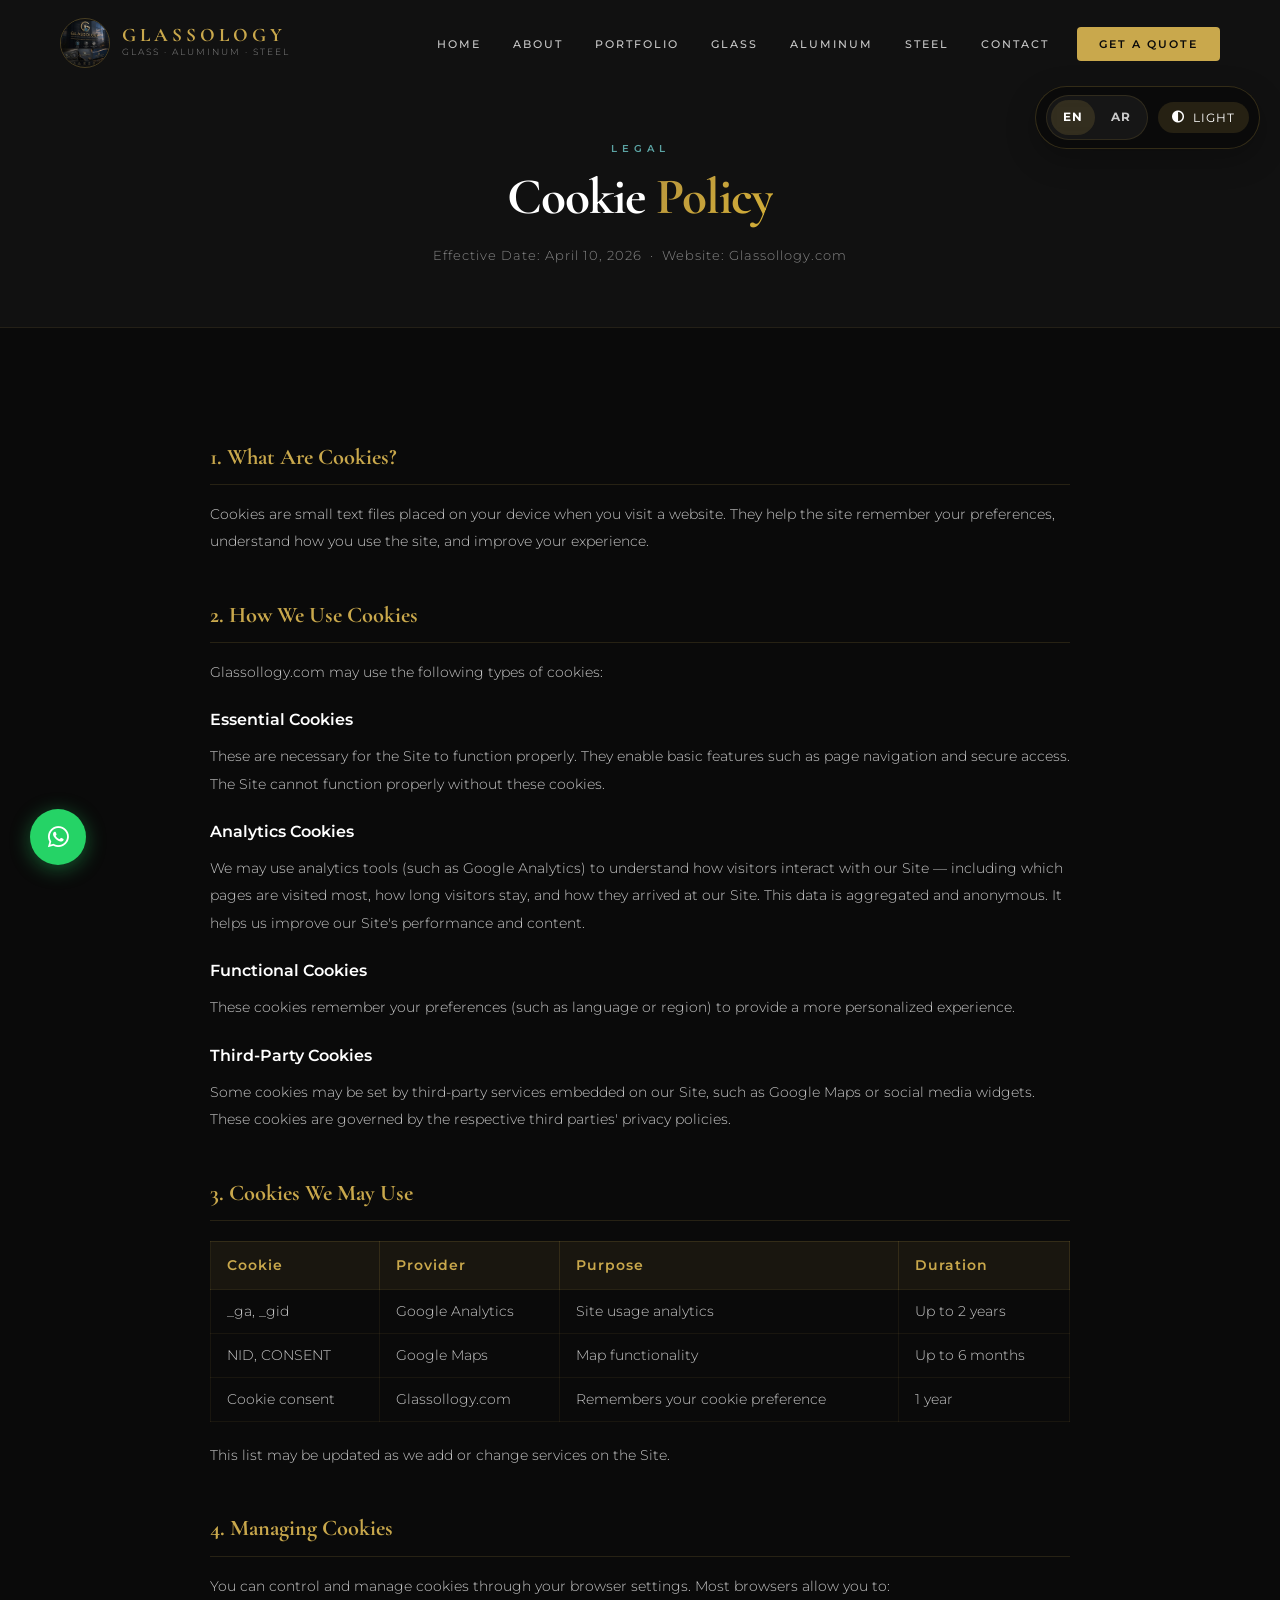
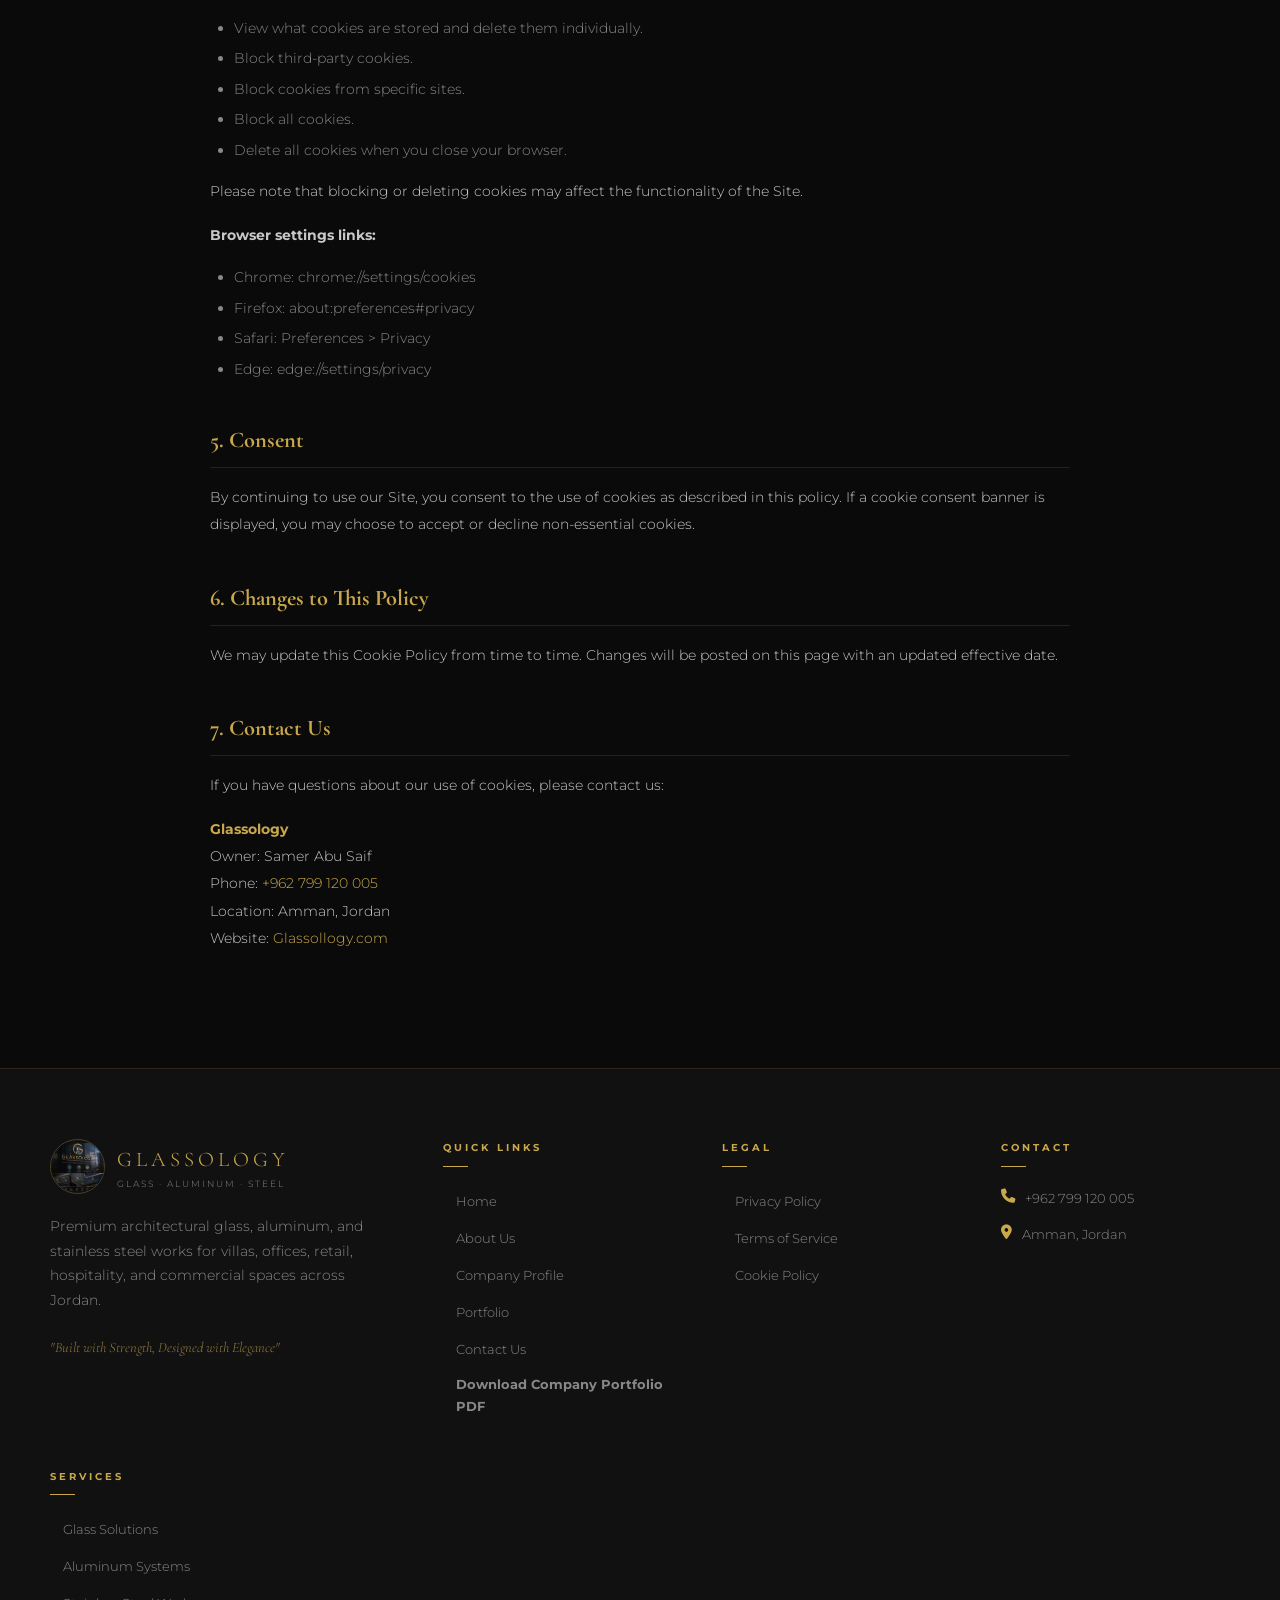
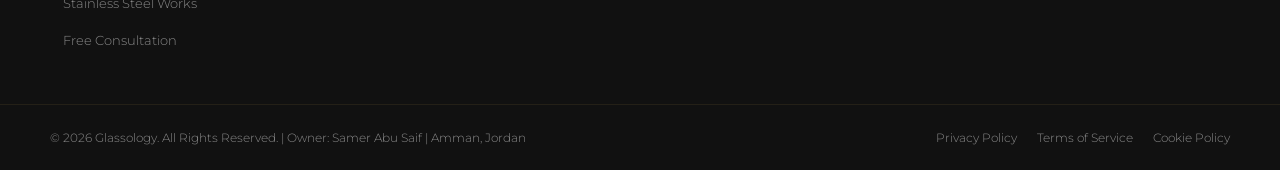
<file: cookie-policy.html>
<!DOCTYPE html>
<html dir="ltr" lang="en">
<head>
<meta charset="utf-8"/>
<meta content="width=device-width, initial-scale=1.0" name="viewport"/>
<meta content="Glassology Cookie Policy — How we use cookies and similar tracking technologies on our website." name="description"/>
<meta content="noindex, follow" name="robots"/>
<title>Cookie Policy — Glassology | Glass, Aluminum &amp; Stainless Steel Works</title>
<link href="images/brand/logo.jpeg" rel="icon" type="image/jpeg"/>
<link href="https://fonts.googleapis.com" rel="preconnect"/>
<link crossorigin="" href="https://fonts.gstatic.com" rel="preconnect"/>
<link href="https://fonts.googleapis.com/css2?family=Cormorant+Garamond:ital,wght@0,400;0,600;0,700;1,400&amp;family=Montserrat:wght@300;400;500;600;700&amp;display=swap" rel="stylesheet"/>
<link href="https://cdn.jsdelivr.net/npm/@fortawesome/fontawesome-free@6.5.0/css/all.min.css" rel="stylesheet"/>
<link href="css/style.css" rel="stylesheet"/>
</head>
<body style="cursor: auto;">
<!-- Navbar -->
<div aria-label="Site preferences" class="site-tools"><div aria-label="Language switcher" class="lang-switch"><span aria-current="true" class="lang-option active">EN</span><a class="lang-option" data-lang-url="cookie-policy-ar.html" href="cookie-policy-ar.html">AR</a></div><button aria-label="Toggle light or dark mode" class="theme-toggle" type="button"><i aria-hidden="true" class="fa fa-circle-half-stroke"></i><span class="theme-toggle-label">Light</span></button></div>
<nav aria-label="Main navigation" class="scrolled" id="navbar" role="navigation">
<a aria-label="Glassology Home" class="nav-logo" href="index.html">
<img alt="Glassology Logo" src="images/brand/logo.jpeg"/>
<div class="nav-brand-text">
<span class="nav-brand-name">Glassology</span>
<span class="nav-brand-sub">Glass · Aluminum · Steel</span>
</div>
</a>
<ul class="nav-links" role="list"><li><a class="nav-link" href="index.html">Home</a></li><li><a class="nav-link" href="index.html#about">About</a></li><li><a class="nav-link" href="index.html#portfolio">Portfolio</a></li><li><a class="nav-link" href="glass-solutions.html">Glass</a></li><li><a class="nav-link" href="aluminum-systems.html">Aluminum</a></li><li><a class="nav-link" href="stainless-steel-works.html">Steel</a></li><li><a class="nav-link" href="index.html#contact">Contact</a></li><li><a class="nav-cta" href="index.html#contact">Get a Quote</a></li></ul>
<button aria-label="Toggle mobile menu" class="hamburger"><span></span><span></span><span></span></button>
</nav>
<div aria-hidden="true" class="mobile-menu-overlay"></div>
<nav aria-label="Mobile navigation" class="mobile-menu"><a class="mobile-link" href="index.html"><i aria-hidden="true" class="fa fa-home"></i> Home</a><a class="mobile-link" href="index.html#about"><i aria-hidden="true" class="fa fa-info-circle"></i> About Us</a><a class="mobile-link" href="index.html#portfolio"><i aria-hidden="true" class="fa fa-images"></i> Portfolio</a><a class="mobile-link" href="glass-solutions.html"><i aria-hidden="true" class="fa fa-window-maximize"></i> Glass Solutions</a><a class="mobile-link" href="aluminum-systems.html"><i aria-hidden="true" class="fa fa-border-all"></i> Aluminum Systems</a><a class="mobile-link" href="stainless-steel-works.html"><i aria-hidden="true" class="fa fa-grip-lines"></i> Stainless Steel Works</a><a class="mobile-link" href="index.html#contact"><i aria-hidden="true" class="fa fa-envelope"></i> Contact</a><a class="mobile-cta" href="index.html#contact">Get a Free Quote</a></nav>
<!-- Hero -->
<div class="legal-hero">
<div class="container">
<span class="section-eyebrow">Legal</span>
<h1 class="section-title">Cookie <span>Policy</span></h1>
<p class="legal-effective">Effective Date: April 10, 2026  ·  Website: Glassollogy.com</p>
</div>
</div>
<!-- Content -->
<div class="legal-body">
<div class="container">
<div class="legal-content">
<h2>1. What Are Cookies?</h2>
<p>Cookies are small text files placed on your device when you visit a website. They help the site remember your preferences, understand how you use the site, and improve your experience.</p>
<h2>2. How We Use Cookies</h2>
<p>Glassollogy.com may use the following types of cookies:</p>
<h3>Essential Cookies</h3>
<p>These are necessary for the Site to function properly. They enable basic features such as page navigation and secure access. The Site cannot function properly without these cookies.</p>
<h3>Analytics Cookies</h3>
<p>We may use analytics tools (such as Google Analytics) to understand how visitors interact with our Site — including which pages are visited most, how long visitors stay, and how they arrived at our Site. This data is aggregated and anonymous. It helps us improve our Site's performance and content.</p>
<h3>Functional Cookies</h3>
<p>These cookies remember your preferences (such as language or region) to provide a more personalized experience.</p>
<h3>Third-Party Cookies</h3>
<p>Some cookies may be set by third-party services embedded on our Site, such as Google Maps or social media widgets. These cookies are governed by the respective third parties' privacy policies.</p>
<h2>3. Cookies We May Use</h2>
<table>
<thead>
<tr>
<th>Cookie</th>
<th>Provider</th>
<th>Purpose</th>
<th>Duration</th>
</tr>
</thead>
<tbody>
<tr>
<td>_ga, _gid</td>
<td>Google Analytics</td>
<td>Site usage analytics</td>
<td>Up to 2 years</td>
</tr>
<tr>
<td>NID, CONSENT</td>
<td>Google Maps</td>
<td>Map functionality</td>
<td>Up to 6 months</td>
</tr>
<tr>
<td>Cookie consent</td>
<td>Glassollogy.com</td>
<td>Remembers your cookie preference</td>
<td>1 year</td>
</tr>
</tbody>
</table>
<p>This list may be updated as we add or change services on the Site.</p>
<h2>4. Managing Cookies</h2>
<p>You can control and manage cookies through your browser settings. Most browsers allow you to:</p>
<ul>
<li>View what cookies are stored and delete them individually.</li>
<li>Block third-party cookies.</li>
<li>Block cookies from specific sites.</li>
<li>Block all cookies.</li>
<li>Delete all cookies when you close your browser.</li>
</ul>
<p>Please note that blocking or deleting cookies may affect the functionality of the Site.</p>
<p><strong>Browser settings links:</strong></p>
<ul>
<li>Chrome: chrome://settings/cookies</li>
<li>Firefox: about:preferences#privacy</li>
<li>Safari: Preferences &gt; Privacy</li>
<li>Edge: edge://settings/privacy</li>
</ul>
<h2>5. Consent</h2>
<p>By continuing to use our Site, you consent to the use of cookies as described in this policy. If a cookie consent banner is displayed, you may choose to accept or decline non-essential cookies.</p>
<h2>6. Changes to This Policy</h2>
<p>We may update this Cookie Policy from time to time. Changes will be posted on this page with an updated effective date.</p>
<h2>7. Contact Us</h2>
<p>If you have questions about our use of cookies, please contact us:</p>
<p>
<strong style="color:var(--gold-primary)">Glassology</strong><br/>
          Owner: Samer Abu Saif<br/>
          Phone: <a href="tel:+962799120005" style="color:var(--gold-primary)">+962 799 120 005</a><br/>
          Location: Amman, Jordan<br/>
          Website: <a href="https://glassollogy.com" style="color:var(--gold-primary)">Glassollogy.com</a>
</p>
</div>
</div>
</div>
<!-- Footer -->
<footer aria-label="Site footer">
<div class="container">
<div class="footer-grid">
<div class="footer-brand">
<div class="footer-logo-wrap">
<img alt="Glassology Logo" class="footer-logo" src="images/brand/logo.jpeg"/>
<div>
<div class="footer-brand-name">Glassology</div>
<div class="footer-brand-sub">Glass · Aluminum · Steel</div>
</div>
</div>
<p class="footer-desc">Premium architectural glass, aluminum, and stainless steel works for villas, offices, retail, hospitality, and commercial spaces across Jordan.</p><p class="footer-tagline">"Built with Strength, Designed with Elegance"</p>
</div>
<div>
<h3 class="footer-col-title">Quick Links</h3>
<ul class="footer-links"><li><a class="footer-link" href="index.html">Home</a></li><li><a class="footer-link" href="index.html#about">About Us</a></li><li><a class="footer-link" href="index.html#company-profile">Company Profile</a></li><li><a class="footer-link" href="index.html#portfolio">Portfolio</a></li><li><a class="footer-link" href="index.html#contact">Contact Us</a></li><li><a class="footer-link footer-link-download" download="" href="downloads/glassology-company-portfolio.pdf">Download Company Portfolio PDF</a></li></ul>
</div>
<div>
<h3 class="footer-col-title">Legal</h3>
<ul class="footer-links"><li><a class="footer-link" href="privacy-policy.html">Privacy Policy</a></li><li><a class="footer-link" href="terms-of-service.html">Terms of Service</a></li><li><a class="footer-link" href="cookie-policy.html">Cookie Policy</a></li></ul>
</div>
<div>
<h3 class="footer-col-title">Contact</h3>
<div class="footer-contact-item"><i class="fa fa-phone footer-contact-icon"></i><a href="tel:+962799120005">+962 799 120 005</a></div>
<div class="footer-contact-item"><i class="fa fa-map-marker-alt footer-contact-icon"></i><span>Amman, Jordan</span></div>
</div>
<div><h3 class="footer-col-title">Services</h3><ul class="footer-links"><li><a class="footer-link" href="glass-solutions.html">Glass Solutions</a></li><li><a class="footer-link" href="aluminum-systems.html">Aluminum Systems</a></li><li><a class="footer-link" href="stainless-steel-works.html">Stainless Steel Works</a></li><li><a class="footer-link" href="index.html#contact">Free Consultation</a></li></ul></div></div>
</div>
<div class="footer-bottom">
<div class="container">
<div class="footer-bottom-inner">
<p class="footer-copy">© 2026 Glassology. All Rights Reserved. | Owner: Samer Abu Saif | Amman, Jordan</p>
<div class="footer-legal-links">
<a class="footer-legal-link" href="privacy-policy.html">Privacy Policy</a>
<a class="footer-legal-link" href="terms-of-service.html">Terms of Service</a>
<a class="footer-legal-link" href="cookie-policy.html">Cookie Policy</a>
</div>
</div>
</div>
</div>
</footer>
<a aria-label="WhatsApp" class="whatsapp-float" href="https://api.whatsapp.com/send?phone=962799120005&amp;text=Hello%20Glassology%2C%20I%20want%20to%20ask%20about%20a%20project." rel="noopener noreferrer" target="_blank"><i class="fab fa-whatsapp"></i></a>
<button aria-label="Back to top" class="back-to-top"><i class="fa fa-chevron-up"></i></button>
<script src="js/main.js"></script></body>
</html>
</file>
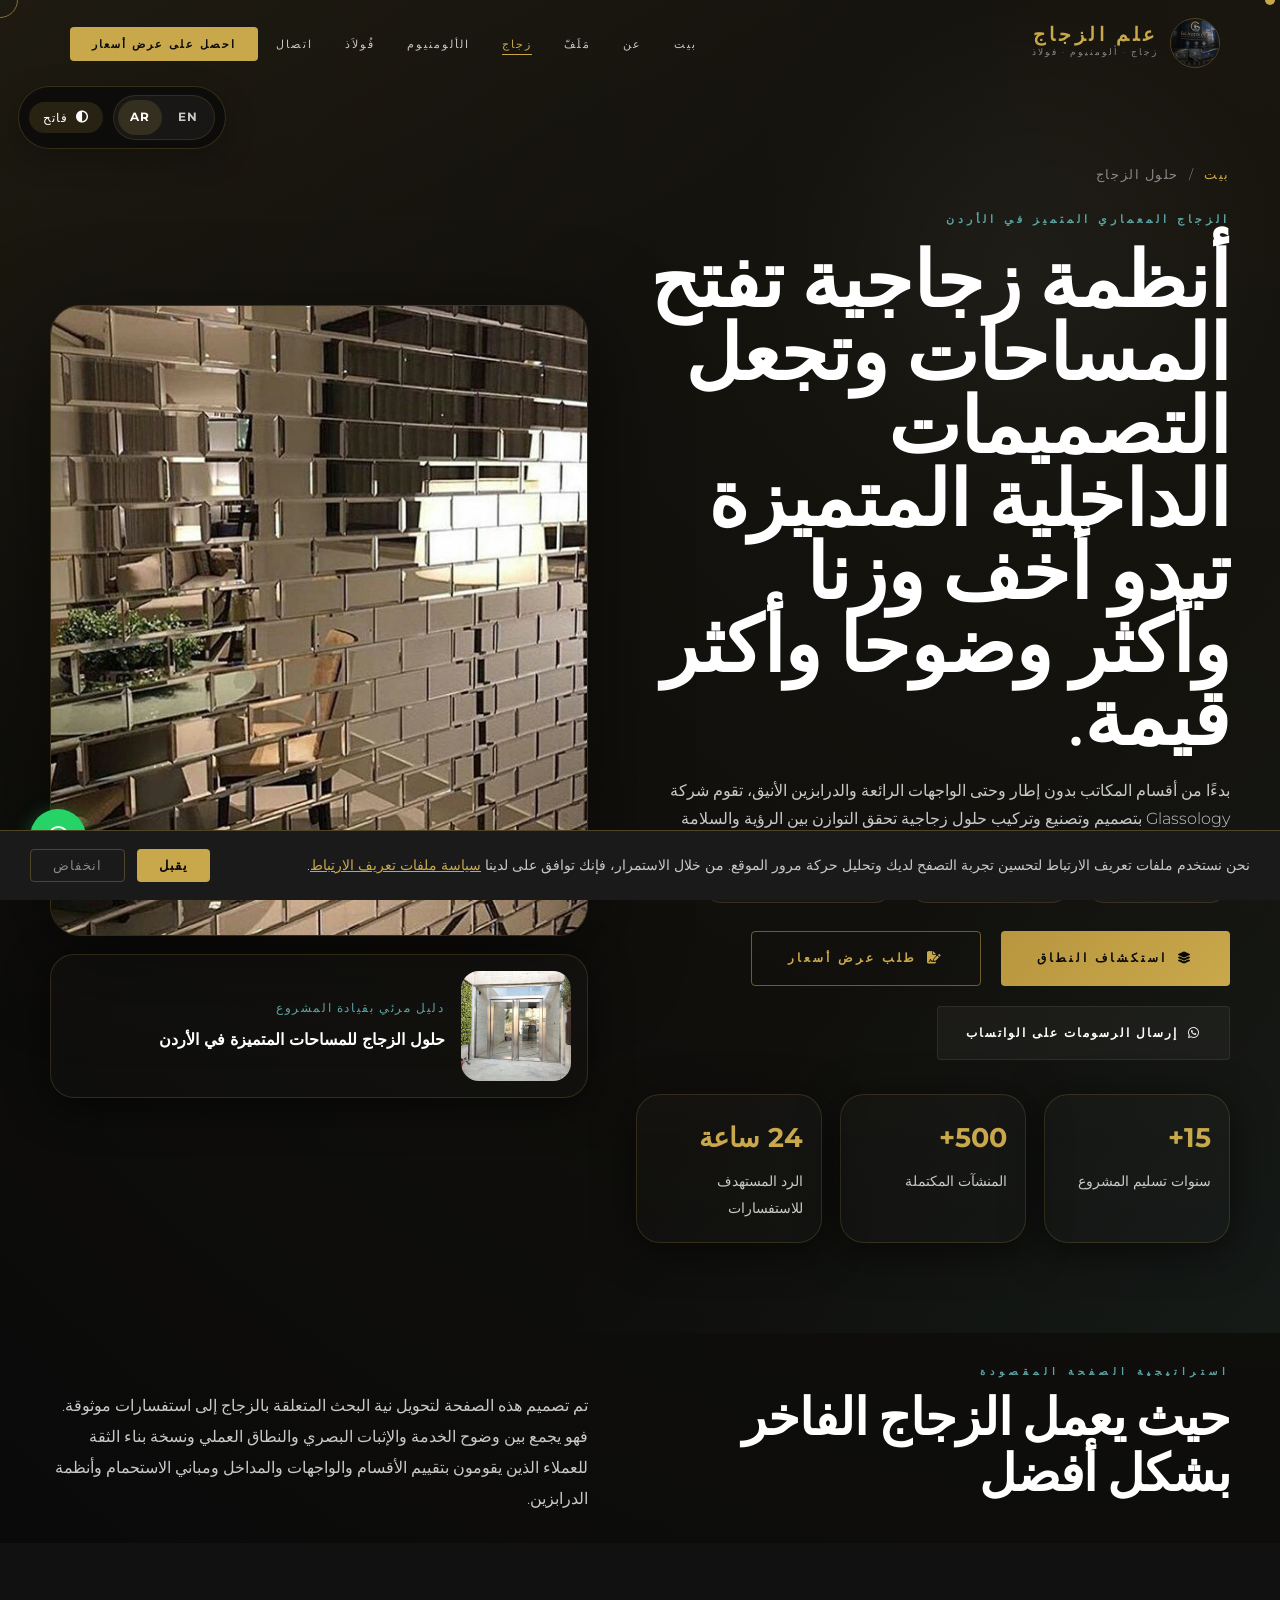
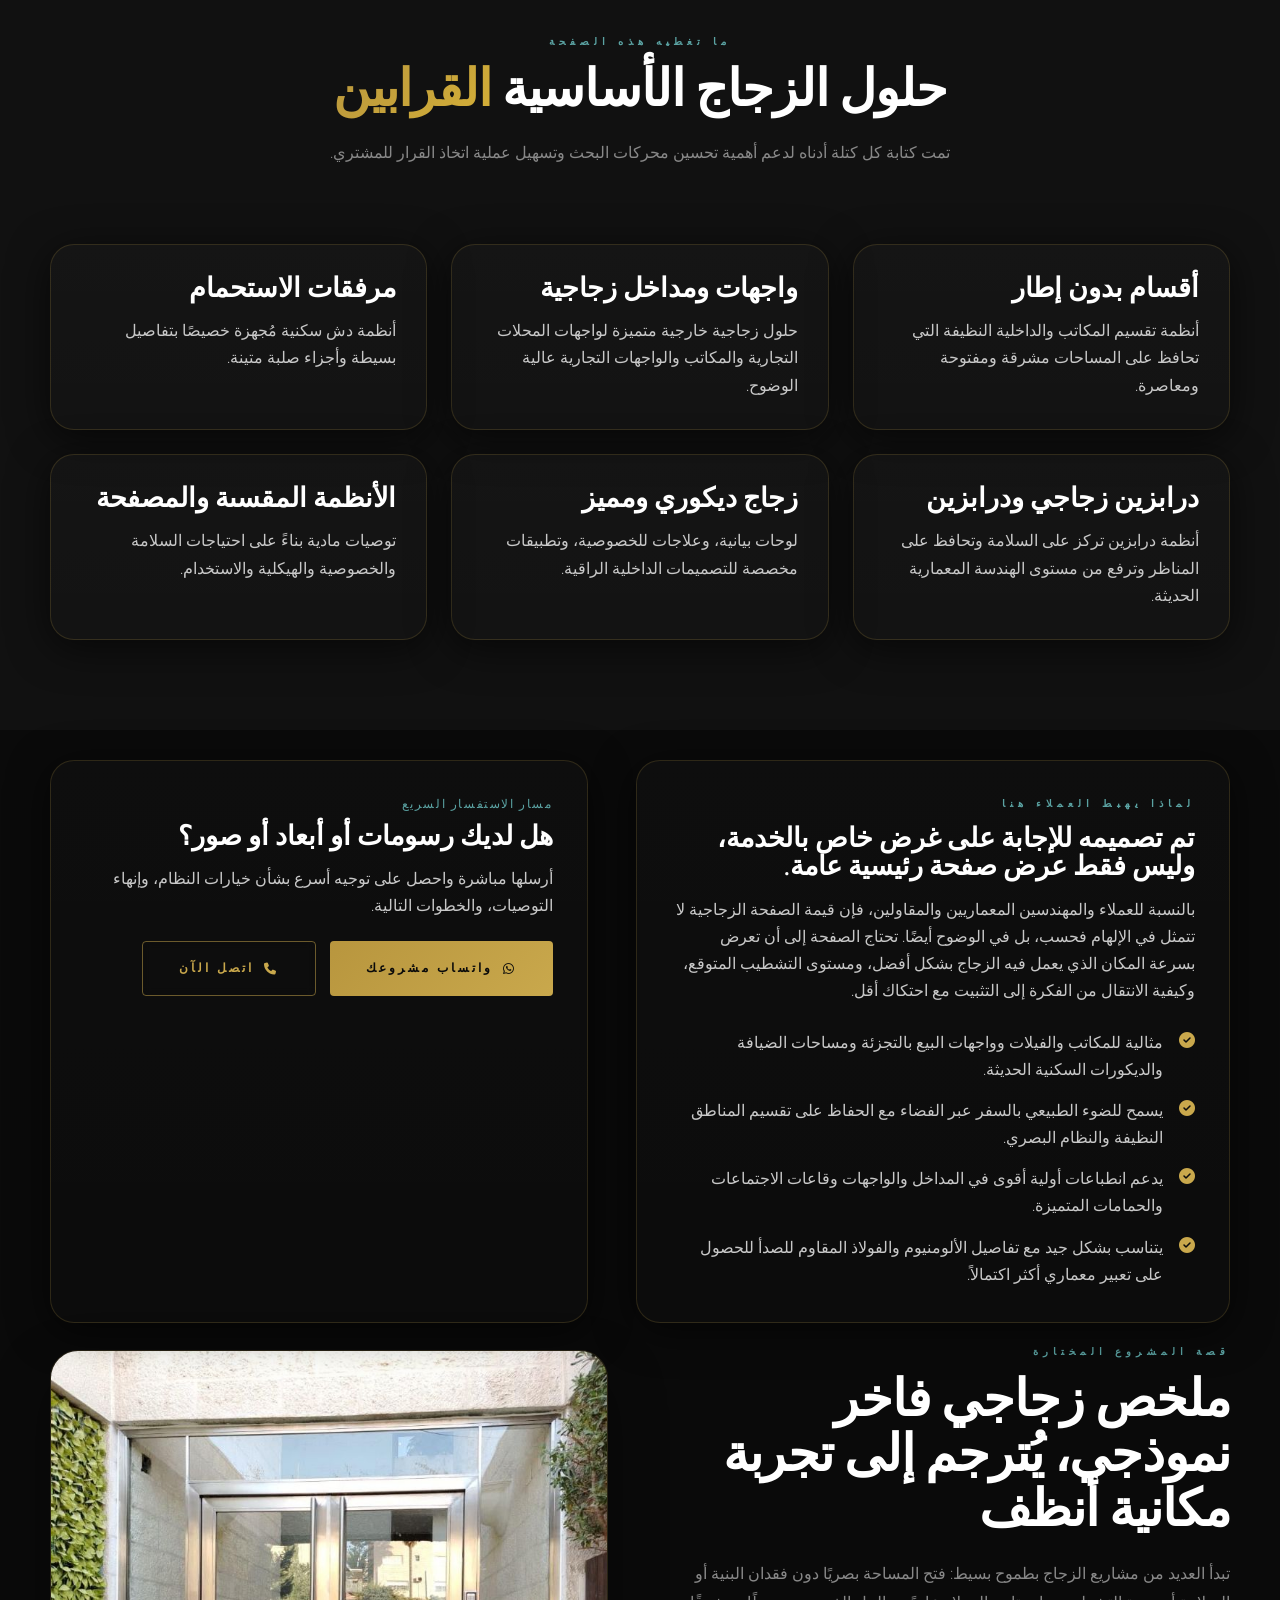
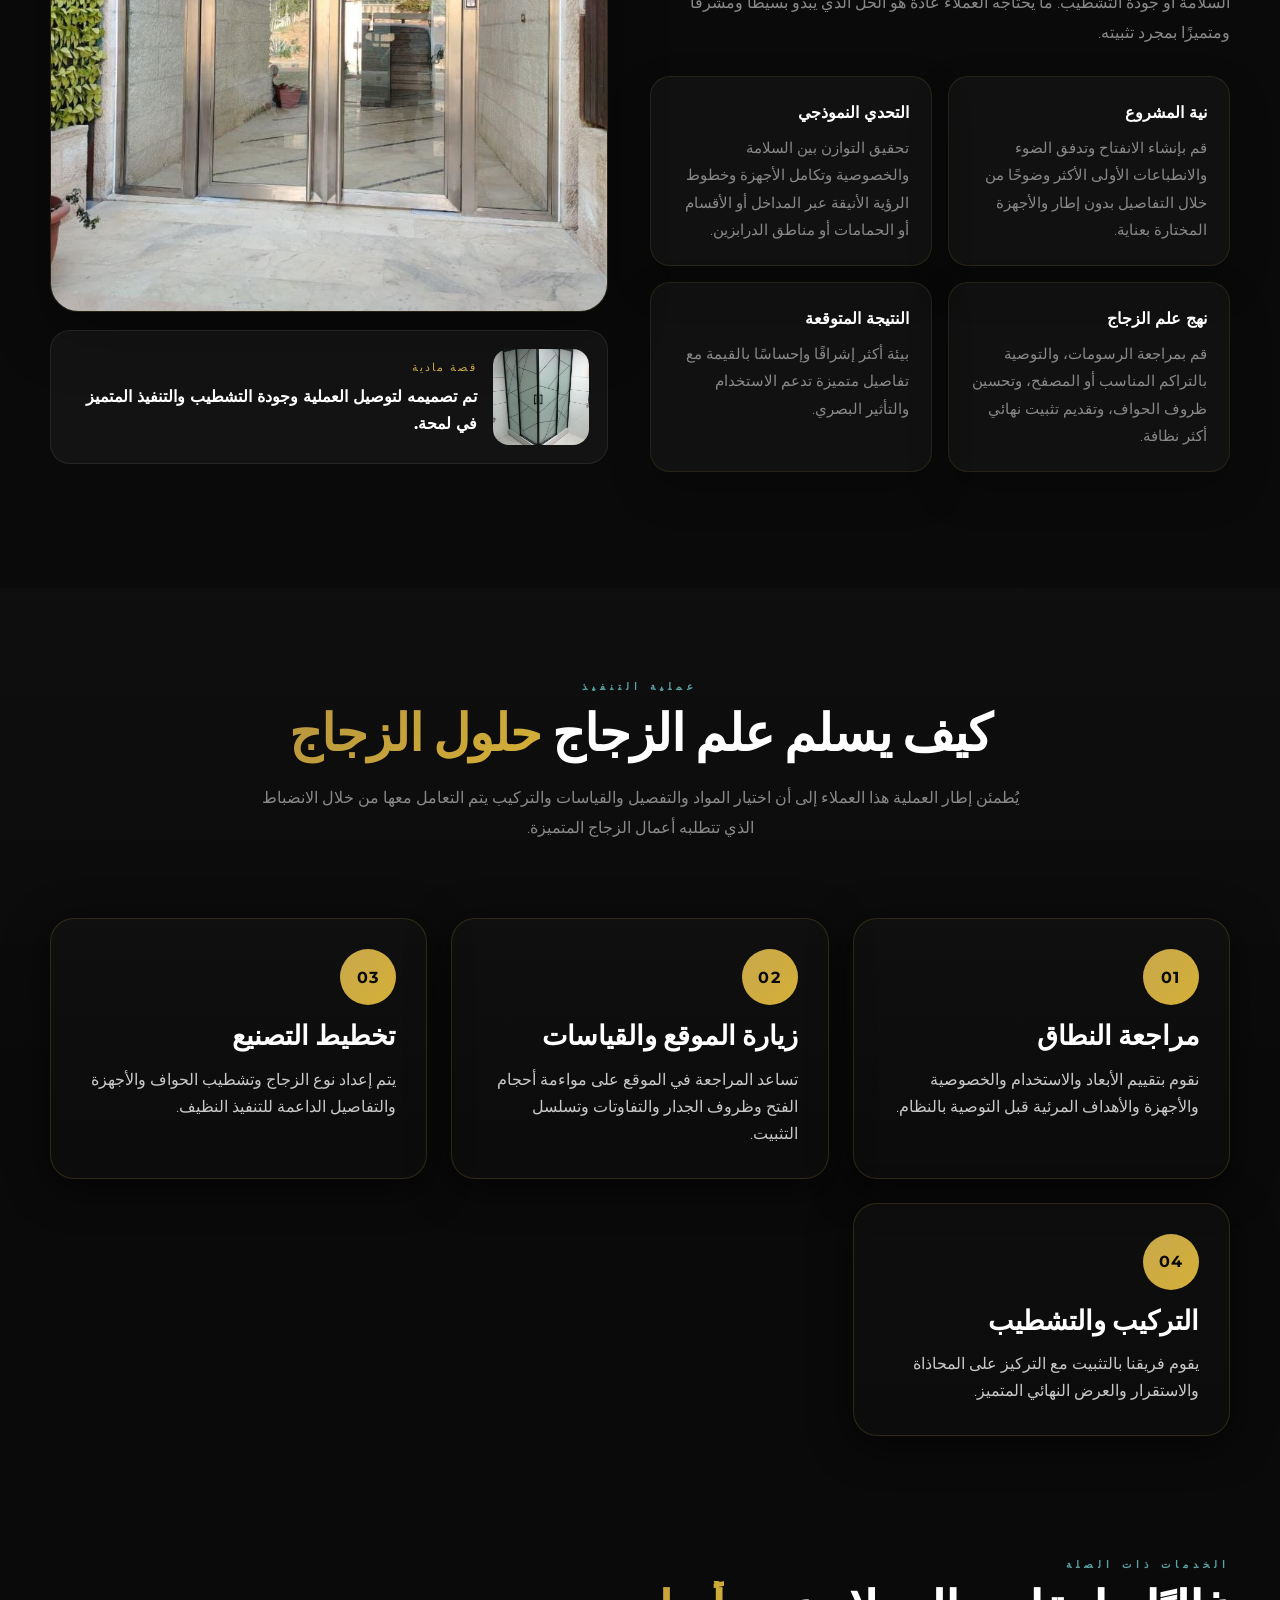
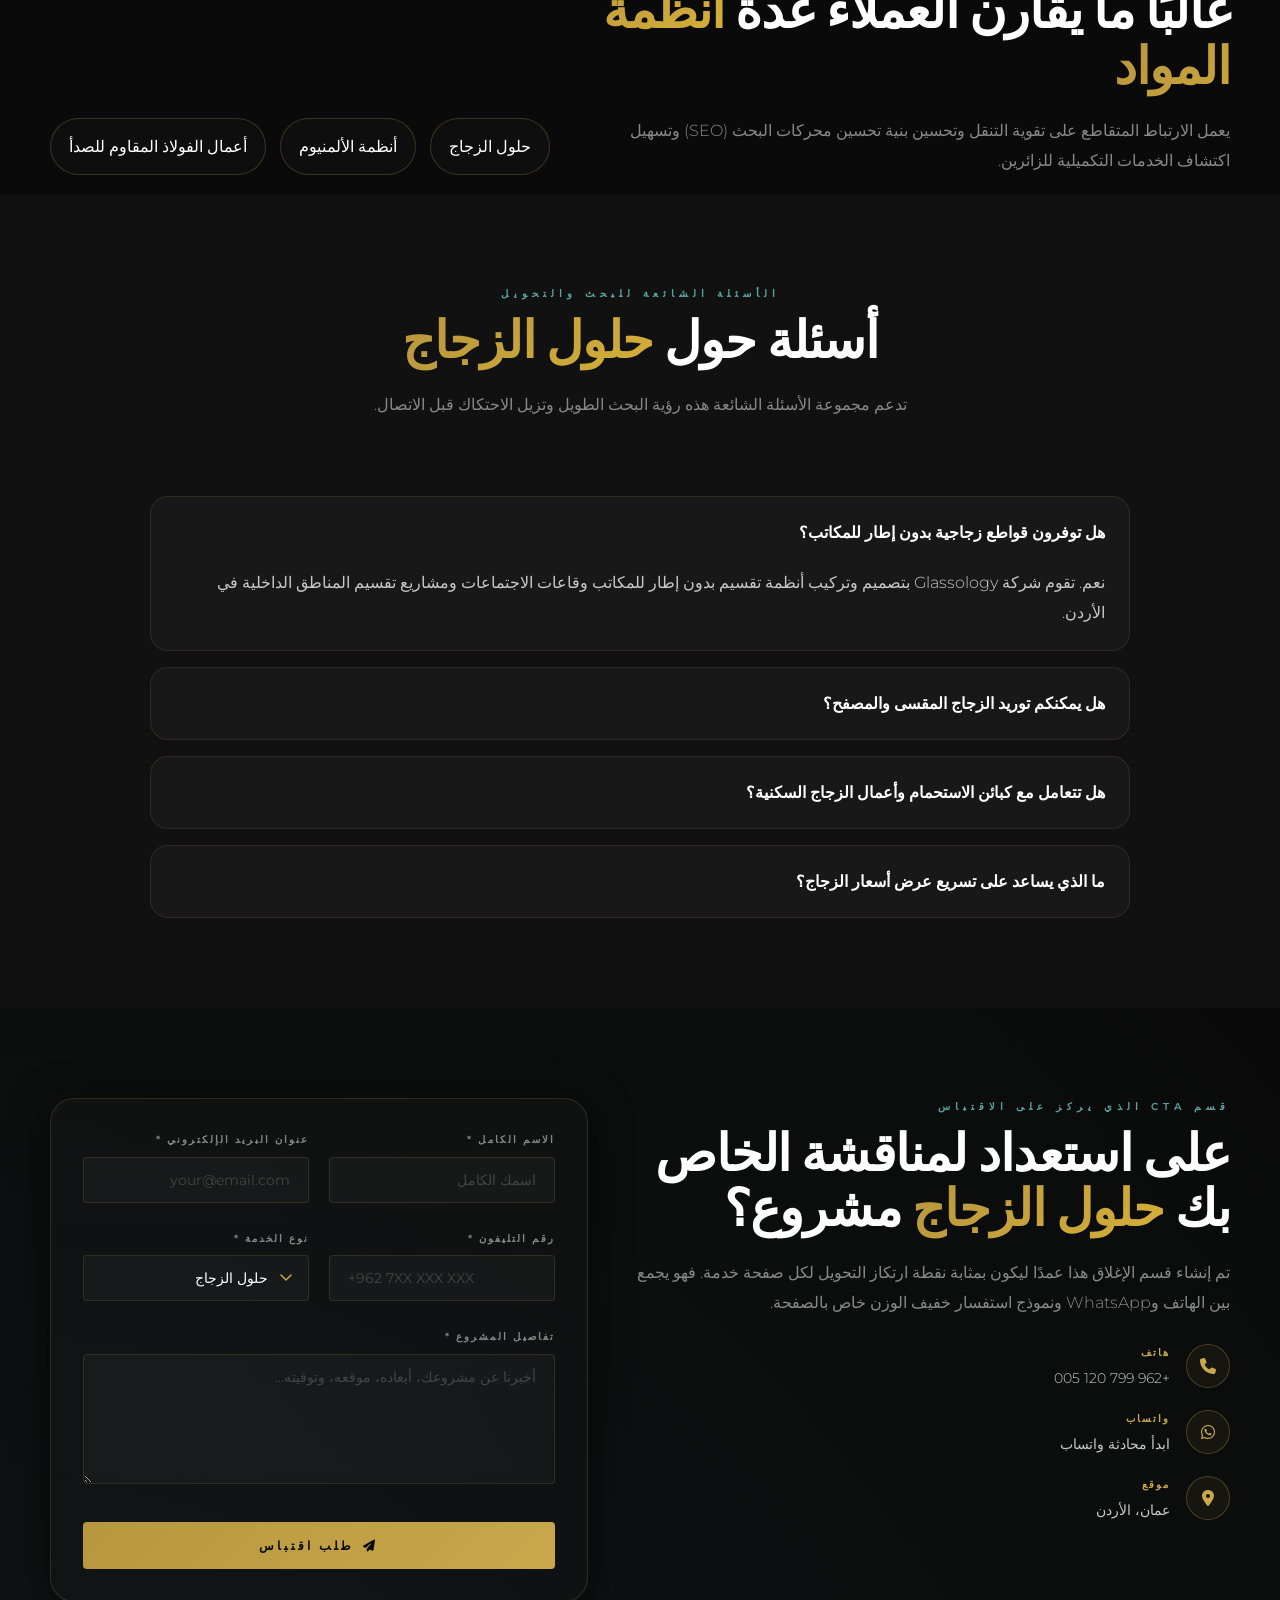
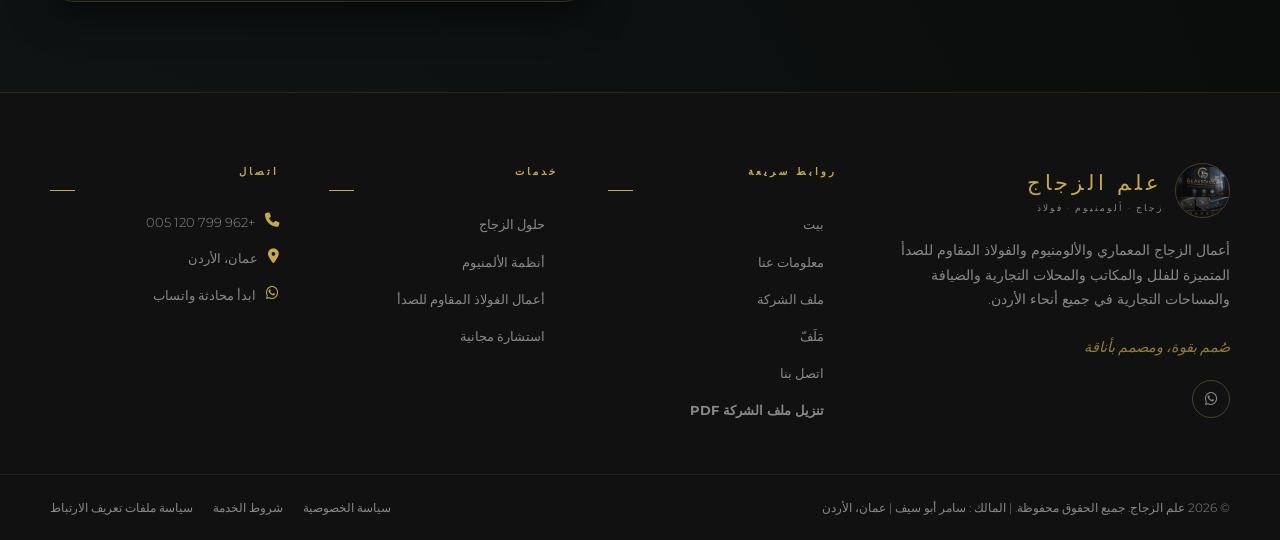
<file: glass-solutions-ar.html>
<!DOCTYPE html>
<html dir="rtl" lang="ar">
<head>
<meta charset="utf-8"/>
<meta content="width=device-width, initial-scale=1.0" name="viewport"/>
<meta content="حلول زجاجية متميزة في عمان، الأردن من شركة Glassology - أقسام بدون إطار، ومراحيض الاستحمام، والواجهات، والدرابزين، والأنظمة المقواة والمصفحة للفلل والمكاتب ومشاريع البيع بالتجزئة والضيافة." name="description"/>
<meta content="index, follow" name="robots"/>
<link href="https://glassollogy.com/glass-solutions.html" rel="canonical"/>
<meta content="#0A0A0A" name="theme-color"/>
<meta content="حلول الزجاج | علم الزجاج" property="og:title"/>
<meta content="الفواصل والواجهات والدرابزين بدون إطار وأحواض الاستحمام وأنظمة الزجاج المعماري المتميز في الأردن." property="og:description"/>
<meta content="website" property="og:type"/>
<meta content="https://glassollogy.com/glass-solutions.html" property="og:url"/>
<meta content="https://glassollogy.com/images/brand/logo.jpeg" property="og:image"/>
<meta content="en_US" property="og:locale"/>
<meta content="summary_large_image" name="twitter:card"/>
<meta content="حلول الزجاج | علم الزجاج" name="twitter:title"/>
<meta content="الفواصل والواجهات والدرابزين بدون إطار وأحواض الاستحمام وأنظمة الزجاج المعماري المتميز في الأردن." name="twitter:description"/>
<meta content="https://glassollogy.com/images/brand/logo.jpeg" name="twitter:image"/>
<title>لحلول الزجاج في عمان، الأردن | فواصل وواجهات ودرابزين بدون إطار | علم الزجاج</title>
<link href="images/brand/logo.jpeg" rel="icon" type="image/jpeg"/>
<link href="images/brand/logo.jpeg" rel="apple-touch-icon"/>
<link href="https://fonts.googleapis.com" rel="preconnect"/>
<link crossorigin="" href="https://fonts.gstatic.com" rel="preconnect"/>
<link href="https://fonts.googleapis.com/css2?family=Cormorant+Garamond:ital,wght@0,400;0,600;0,700;1,400;1,600&amp;family=Montserrat:wght@300;400;500;600;700&amp;display=swap" rel="stylesheet"/>
<link href="https://cdn.jsdelivr.net/npm/@fortawesome/fontawesome-free@6.5.0/css/all.min.css" rel="stylesheet"/>
<link as="image" href="images/portfolio/2.jpeg" rel="preload"/>
<link href="css/style.css" rel="stylesheet"/>
<script type="application/ld+json">{"@context": "https://schema.org", "@type": "Service", "name": "Glassology Glass Solutions", "serviceType": "Glass Solutions", "provider": {"@type": "LocalBusiness", "name": "Glassology", "telephone": "+962 799 120 005", "address": {"@type": "PostalAddress", "addressLocality": "Amman", "addressCountry": "JO"}, "url": "https://glassollogy.com"}, "areaServed": "Jordan", "description": "Frameless partitions, facades, entrances, shower enclosures, railings, and premium architectural glass systems in Jordan.", "url": "https://glassollogy.com/glass-solutions.html"}</script>
<script type="application/ld+json">{"@context": "https://schema.org", "@type": "FAQPage", "mainEntity": [{"@type": "Question", "name": "Do you provide frameless glass partitions for offices?", "acceptedAnswer": {"@type": "Answer", "text": "Yes. Glassology designs and installs premium frameless partition systems for offices, meeting rooms, and interior zoning projects in Jordan."}}, {"@type": "Question", "name": "Can you supply tempered and laminated glass?", "acceptedAnswer": {"@type": "Answer", "text": "Yes. Material recommendations are made based on safety, application, visibility, privacy, and project-specific requirements."}}, {"@type": "Question", "name": "Do you handle shower enclosures and residential glass works?", "acceptedAnswer": {"@type": "Answer", "text": "Yes. Residential scope includes shower enclosures, railings, entrances, and other custom interior or exterior glass installations."}}, {"@type": "Question", "name": "What helps speed up a glass quote?", "acceptedAnswer": {"@type": "Answer", "text": "Send dimensions, photos, drawings, location, and the intended use of the system. This helps us recommend the right glass and hardware faster."}}]}</script>
</head>
<body class="service-page-body rtl-page">
<div aria-label="تحميل علم الزجاج" id="loading-screen" role="status">
<div class="loader-logo"><img alt="شعار علم الزجاج" src="images/brand/logo.jpeg"/></div>
<div class="loader-text">علم الزجاج</div>
<div class="loader-bar-wrap"><div class="loader-bar"></div></div>
</div>
<div aria-hidden="true" class="cursor-dot"></div>
<div aria-hidden="true" class="cursor-ring"></div>
<div aria-label="موافقة ملفات تعريف الارتباط" id="cookie-banner" role="dialog">
<p>نحن نستخدم ملفات تعريف الارتباط لتحسين تجربة التصفح لديك وتحليل حركة مرور الموقع. من خلال الاستمرار، فإنك توافق على لدينا <a href="cookie-policy-ar.html">سياسة ملفات تعريف الارتباط</a>.</p>
<div class="cookie-btns">
<button class="cookie-accept" id="cookie-accept">يقبل</button>
<button class="cookie-decline" id="cookie-decline">انخفاض</button>
</div>
</div>
<div aria-label="تفضيلات الموقع" class="site-tools"><div aria-label="محوّل اللغة" class="lang-switch"><a class="lang-option" data-lang-url="glass-solutions.html" href="glass-solutions.html">EN</a><span aria-current="true" class="lang-option active">AR</span></div><button aria-label="تبديل الوضع الفاتح أو المظلم" class="theme-toggle" type="button"><i aria-hidden="true" class="fa fa-circle-half-stroke"></i><span class="theme-toggle-label">فاتح</span></button></div>
<nav aria-label="الملاحة الرئيسية" id="navbar" role="navigation">
<a aria-label="الصفحة الرئيسية لعلم الزجاج" class="nav-logo" href="index-ar.html">
<img alt="شعار علم الزجاج" src="images/brand/logo.jpeg"/>
<div class="nav-brand-text">
<span class="nav-brand-name">علم الزجاج</span>
<span class="nav-brand-sub">زجاج · ألومنيوم · فولاذ</span>
</div>
</a>
<ul class="nav-links" role="list"><li><a class="nav-link" href="index-ar.html">بيت</a></li><li><a class="nav-link" href="index-ar.html#about">عن</a></li><li><a class="nav-link" href="index-ar.html#portfolio">مَلَفّ</a></li><li><a class="nav-link active" href="glass-solutions-ar.html">زجاج</a></li><li><a class="nav-link" href="aluminum-systems-ar.html">الألومنيوم</a></li><li><a class="nav-link" href="stainless-steel-works-ar.html">فُولاَذ</a></li><li><a class="nav-link" href="index-ar.html#contact">اتصال</a></li><li><a class="nav-cta" href="#service-contact">احصل على عرض أسعار</a></li></ul>
<button aria-expanded="false" aria-label="تبديل قائمة الجوال" class="hamburger"><span></span><span></span><span></span></button>
</nav>
<div aria-hidden="true" class="mobile-menu-overlay"></div>
<nav aria-label="الملاحة المتنقلة" class="mobile-menu"><a class="mobile-link" href="index-ar.html"><i aria-hidden="true" class="fa fa-home"></i> بيت</a><a class="mobile-link" href="index-ar.html#about"><i aria-hidden="true" class="fa fa-info-circle"></i> معلومات عنا</a><a class="mobile-link" href="index-ar.html#portfolio"><i aria-hidden="true" class="fa fa-images"></i> مَلَفّ</a><a class="mobile-link" href="glass-solutions-ar.html"><i aria-hidden="true" class="fa fa-window-maximize"></i> حلول الزجاج</a><a class="mobile-link" href="aluminum-systems-ar.html"><i aria-hidden="true" class="fa fa-border-all"></i> أنظمة الألمنيوم</a><a class="mobile-link" href="stainless-steel-works-ar.html"><i aria-hidden="true" class="fa fa-grip-lines"></i> أعمال الفولاذ المقاوم للصدأ</a><a class="mobile-link" href="index-ar.html#contact"><i aria-hidden="true" class="fa fa-envelope"></i> اتصال</a><a class="mobile-cta" href="#service-contact">احصل على عرض أسعار مجاني</a></nav>
<main>
<section aria-label="بطل حلول الزجاج" class="service-hero">
<div class="service-hero-bg"></div>
<div class="container service-hero-grid">
<div class="service-hero-copy">
<div class="service-breadcrumb"><a href="index-ar.html">بيت</a><span>/</span><span>حلول الزجاج</span></div>
<p class="hero-eyebrow">الزجاج المعماري المتميز في الأردن</p>
<h1 class="service-hero-title">أنظمة زجاجية تفتح المساحات وتجعل التصميمات الداخلية المتميزة تبدو أخف وزنا وأكثر وضوحا وأكثر قيمة.</h1>
<p class="service-hero-lead">بدءًا من أقسام المكاتب بدون إطار وحتى الواجهات الرائعة والدرابزين الأنيق، تقوم شركة Glassology بتصميم وتصنيع وتركيب حلول زجاجية تحقق التوازن بين الرؤية والسلامة والتشطيب المصقول.</p>
<div class="hero-proof-row">
<span class="hero-proof-pill"><i aria-hidden="true" class="fa fa-check-circle"></i> تفاصيل بدون إطار</span><span class="hero-proof-pill"><i aria-hidden="true" class="fa fa-check-circle"></i> خيارات مقسى ومغلفة</span><span class="hero-proof-pill"><i aria-hidden="true" class="fa fa-check-circle"></i> سكني · بيع بالتجزئة · مكتب</span>
</div>
<div class="hero-buttons hero-buttons-upgraded">
<a class="btn-primary" href="#service-offerings"><i aria-hidden="true" class="fa fa-layer-group"></i> استكشاف النطاق</a>
<a class="btn-secondary" href="#service-contact"><i aria-hidden="true" class="fa fa-file-signature"></i> طلب عرض أسعار</a>
<a class="btn-tertiary" href="https://api.whatsapp.com/send?phone=962799120005&amp;text=Hello%20Glassology%2C%20I%20want%20to%20ask%20about%20a%20project." rel="noopener noreferrer" target="_blank"><i aria-hidden="true" class="fab fa-whatsapp"></i> إرسال الرسومات على الواتساب</a>
</div>
<div class="service-quick-facts">
<div class="service-quick-fact"><strong>15+</strong><span>سنوات تسليم المشروع</span></div>
<div class="service-quick-fact"><strong>500+</strong><span>المنشآت المكتملة</span></div>
<div class="service-quick-fact"><strong>24 ساعة</strong><span>الرد المستهدف للاستفسارات</span></div>
</div>
</div>
<div class="service-hero-visual" data-animate="fade-left">
<div class="service-hero-main-image"><img alt="مشروع قسم زجاجي متميز من شركة Glassology" src="images/portfolio/2.jpeg"/></div>
<div class="service-hero-side-card">
<img alt="نظام الدخول الزجاجي من شركة Glassology" src="images/uploads/glass-metal-entrance.jpg"/>
<div>
<span>دليل مرئي بقيادة المشروع</span>
<strong>حلول الزجاج للمساحات المتميزة في الأردن</strong>
</div>
</div>
</div>
</div>
</section>
<section class="service-intro-section">
<div class="container service-intro-grid">
<div>
<span class="section-eyebrow">استراتيجية الصفحة المقصودة</span>
<h2 class="section-title">حيث يعمل الزجاج الفاخر بشكل أفضل</h2>
</div>
<p class="section-desc service-intro-copy">تم تصميم هذه الصفحة لتحويل نية البحث المتعلقة بالزجاج إلى استفسارات موثوقة. فهو يجمع بين وضوح الخدمة والإثبات البصري والنطاق العملي ونسخة بناء الثقة للعملاء الذين يقومون بتقييم الأقسام والواجهات والمداخل ومباني الاستحمام وأنظمة الدرابزين.</p>
</div>
</section>
<section aria-label="عروض حلول الزجاج" class="service-offerings-section" id="service-offerings">
<div class="container">
<div class="section-header">
<span class="section-eyebrow" data-animate="fade-up">ما تغطيه هذه الصفحة</span>
<h2 class="section-title" data-animate="fade-up">حلول الزجاج الأساسية <span>القرابين</span></h2>
<p class="section-desc" data-animate="fade-up">تمت كتابة كل كتلة أدناه لدعم أهمية تحسين محركات البحث وتسهيل عملية اتخاذ القرار للمشتري.</p>
</div>
<div class="service-offer-grid" data-stagger="">
<article class="service-offer-card" data-animate="fade-up">
<h3>أقسام بدون إطار</h3>
<p>أنظمة تقسيم المكاتب والداخلية النظيفة التي تحافظ على المساحات مشرقة ومفتوحة ومعاصرة.</p>
</article>
<article class="service-offer-card" data-animate="fade-up">
<h3>واجهات ومداخل زجاجية</h3>
<p>حلول زجاجية خارجية متميزة لواجهات المحلات التجارية والمكاتب والواجهات التجارية عالية الوضوح.</p>
</article>
<article class="service-offer-card" data-animate="fade-up">
<h3>مرفقات الاستحمام</h3>
<p>أنظمة دش سكنية مُجهزة خصيصًا بتفاصيل بسيطة وأجزاء صلبة متينة.</p>
</article>
<article class="service-offer-card" data-animate="fade-up">
<h3>درابزين زجاجي ودرابزين</h3>
<p>أنظمة درابزين تركز على السلامة وتحافظ على المناظر وترفع من مستوى الهندسة المعمارية الحديثة.</p>
</article>
<article class="service-offer-card" data-animate="fade-up">
<h3>زجاج ديكوري ومميز</h3>
<p>لوحات بيانية، وعلاجات للخصوصية، وتطبيقات مخصصة للتصميمات الداخلية الراقية.</p>
</article>
<article class="service-offer-card" data-animate="fade-up">
<h3>الأنظمة المقسىة والمصفحة</h3>
<p>توصيات مادية بناءً على احتياجات السلامة والخصوصية والهيكلية والاستخدام.</p>
</article>
</div>
</div>
</section>
<section class="service-proof-section">
<div class="container service-proof-grid">
<div class="service-proof-card service-proof-copy" data-animate="fade-up">
<span class="section-eyebrow">لماذا يهبط العملاء هنا</span>
<h2>تم تصميمه للإجابة على غرض خاص بالخدمة، وليس فقط عرض صفحة رئيسية عامة.</h2>
<p>بالنسبة للعملاء والمهندسين المعماريين والمقاولين، فإن قيمة الصفحة الزجاجية لا تتمثل في الإلهام فحسب، بل في الوضوح أيضًا. تحتاج الصفحة إلى أن تعرض بسرعة المكان الذي يعمل فيه الزجاج بشكل أفضل، ومستوى التشطيب المتوقع، وكيفية الانتقال من الفكرة إلى التثبيت مع احتكاك أقل.</p>
<ul class="service-check-list">
<li><i aria-hidden="true" class="fa fa-check-circle"></i><span>مثالية للمكاتب والفيلات وواجهات البيع بالتجزئة ومساحات الضيافة والديكورات السكنية الحديثة.</span></li>
<li><i aria-hidden="true" class="fa fa-check-circle"></i><span>يسمح للضوء الطبيعي بالسفر عبر الفضاء مع الحفاظ على تقسيم المناطق النظيفة والنظام البصري.</span></li>
<li><i aria-hidden="true" class="fa fa-check-circle"></i><span>يدعم انطباعات أولية أقوى في المداخل والواجهات وقاعات الاجتماعات والحمامات المتميزة.</span></li>
<li><i aria-hidden="true" class="fa fa-check-circle"></i><span>يتناسب بشكل جيد مع تفاصيل الألومنيوم والفولاذ المقاوم للصدأ للحصول على تعبير معماري أكثر اكتمالاً.</span></li>
</ul>
</div>
<div class="service-proof-card service-proof-cta" data-animate="fade-up">
<span class="service-cta-kicker">مسار الاستفسار السريع</span>
<h3>هل لديك رسومات أو أبعاد أو صور؟</h3>
<p>أرسلها مباشرة واحصل على توجيه أسرع بشأن خيارات النظام، وإنهاء التوصيات، والخطوات التالية.</p>
<div class="service-inline-cta">
<a class="btn-primary" href="https://api.whatsapp.com/send?phone=962799120005&amp;text=Hello%20Glassology%2C%20I%20want%20to%20ask%20about%20a%20project." rel="noopener noreferrer" target="_blank"><i aria-hidden="true" class="fab fa-whatsapp"></i> واتساب مشروعك</a>
<a class="btn-secondary" href="tel:+962799120005"><i aria-hidden="true" class="fa fa-phone"></i> اتصل الآن</a>
</div>
</div>
</div>
</section>
<section class="service-story-section">
<div class="container service-story-grid">
<div class="service-story-copy" data-animate="fade-right">
<span class="section-eyebrow">قصة المشروع المختارة</span>
<h2 class="section-title">ملخص زجاجي فاخر نموذجي، يُترجم إلى تجربة مكانية أنظف</h2>
<p class="section-desc service-story-intro">تبدأ العديد من مشاريع الزجاج بطموح بسيط: فتح المساحة بصريًا دون فقدان البنية أو السلامة أو جودة التشطيب. ما يحتاجه العملاء عادةً هو الحل الذي يبدو بسيطًا ومشرقًا ومتميزًا بمجرد تثبيته.</p>
<div class="service-story-points" data-stagger="">
<div class="service-story-point" data-animate="fade-up"><strong>نية المشروع</strong><span>قم بإنشاء الانفتاح وتدفق الضوء والانطباعات الأولى الأكثر وضوحًا من خلال التفاصيل بدون إطار والأجهزة المختارة بعناية.</span></div>
<div class="service-story-point" data-animate="fade-up"><strong>التحدي النموذجي</strong><span>تحقيق التوازن بين السلامة والخصوصية وتكامل الأجهزة وخطوط الرؤية الأنيقة عبر المداخل أو الأقسام أو الحمامات أو مناطق الدرابزين.</span></div>
<div class="service-story-point" data-animate="fade-up"><strong>نهج علم الزجاج</strong><span>قم بمراجعة الرسومات، والتوصية بالتراكم المناسب أو المصفح، وتحسين ظروف الحواف، وتقديم تثبيت نهائي أكثر نظافة.</span></div>
<div class="service-story-point" data-animate="fade-up"><strong>النتيجة المتوقعة</strong><span>بيئة أكثر إشراقًا وإحساسًا بالقيمة مع تفاصيل متميزة تدعم الاستخدام والتأثير البصري.</span></div>
</div>
</div>
<div class="service-story-visual" data-animate="fade-left">
<div class="service-story-main"><img alt="تركيب مداخل زجاجية ومعدنية من شركة Glassology" src="images/uploads/glass-metal-entrance.jpg"/></div>
<div class="service-story-card"><img alt="تفاصيل مشروع علم الزجاج البصرية" src="images/portfolio/12.jpeg"/><div><span>قصة مادية</span><strong>تم تصميمه لتوصيل العملية وجودة التشطيب والتنفيذ المتميز في لمحة.</strong></div></div>
</div>
</div>
</section>
<section aria-label="عملية حلول الزجاج" class="service-process-section">
<div class="container">
<div class="section-header">
<span class="section-eyebrow" data-animate="fade-up">عملية التنفيذ</span>
<h2 class="section-title" data-animate="fade-up">كيف يسلم علم الزجاج <span>حلول الزجاج</span></h2>
<p class="section-desc" data-animate="fade-up">يُطمئن إطار العملية هذا العملاء إلى أن اختيار المواد والتفصيل والقياسات والتركيب يتم التعامل معها من خلال الانضباط الذي تتطلبه أعمال الزجاج المتميزة.</p>
</div>
<div class="service-process-grid" data-stagger="">
<div class="service-process-step" data-animate="fade-up">
<span class="service-process-count">01</span>
<h3>مراجعة النطاق</h3>
<p>نقوم بتقييم الأبعاد والاستخدام والخصوصية والأجهزة والأهداف المرئية قبل التوصية بالنظام.</p>
</div>
<div class="service-process-step" data-animate="fade-up">
<span class="service-process-count">02</span>
<h3>زيارة الموقع والقياسات</h3>
<p>تساعد المراجعة في الموقع على مواءمة أحجام الفتح وظروف الجدار والتفاوتات وتسلسل التثبيت.</p>
</div>
<div class="service-process-step" data-animate="fade-up">
<span class="service-process-count">03</span>
<h3>تخطيط التصنيع</h3>
<p>يتم إعداد نوع الزجاج وتشطيب الحواف والأجهزة والتفاصيل الداعمة للتنفيذ النظيف.</p>
</div>
<div class="service-process-step" data-animate="fade-up">
<span class="service-process-count">04</span>
<h3>التركيب والتشطيب</h3>
<p>يقوم فريقنا بالتثبيت مع التركيز على المحاذاة والاستقرار والعرض النهائي المتميز.</p>
</div>
</div>
</div>
</section>
<section class="service-crosslinks-section">
<div class="container service-crosslinks-wrap">
<div>
<span class="section-eyebrow">الخدمات ذات الصلة</span>
<h2 class="section-title">غالبًا ما يقارن العملاء عدة <span>أنظمة المواد</span></h2>
<p class="section-desc">يعمل الارتباط المتقاطع على تقوية التنقل وتحسين بنية تحسين محركات البحث (SEO) وتسهيل اكتشاف الخدمات التكميلية للزائرين.</p>
</div>
<div class="service-crosslinks"><a href="glass-solutions-ar.html">حلول الزجاج</a><a href="aluminum-systems-ar.html">أنظمة الألمنيوم</a><a href="stainless-steel-works-ar.html">أعمال الفولاذ المقاوم للصدأ</a></div>
</div>
</section>
<section aria-label="الأسئلة الشائعة حول حلول الزجاج" class="service-faq-section">
<div class="container">
<div class="section-header">
<span class="section-eyebrow" data-animate="fade-up">الأسئلة الشائعة للبحث والتحويل</span>
<h2 class="section-title" data-animate="fade-up">أسئلة حول <span>حلول الزجاج</span></h2>
<p class="section-desc" data-animate="fade-up">تدعم مجموعة الأسئلة الشائعة هذه رؤية البحث الطويل وتزيل الاحتكاك قبل الاتصال.</p>
</div>
<div class="faq-grid" data-stagger="">
<details class="faq-item" data-animate="fade-up" open="">
<summary>هل توفرون قواطع زجاجية بدون إطار للمكاتب؟</summary>
<p>نعم. تقوم شركة Glassology بتصميم وتركيب أنظمة تقسيم بدون إطار للمكاتب وقاعات الاجتماعات ومشاريع تقسيم المناطق الداخلية في الأردن.</p>
</details>
<details class="faq-item" data-animate="fade-up">
<summary>هل يمكنكم توريد الزجاج المقسى والمصفح؟</summary>
<p>نعم. يتم تقديم التوصيات المادية بناءً على متطلبات السلامة والتطبيق والرؤية والخصوصية والمتطلبات الخاصة بالمشروع.</p>
</details>
<details class="faq-item" data-animate="fade-up">
<summary>هل تتعامل مع كبائن الاستحمام وأعمال الزجاج السكنية؟</summary>
<p>نعم. يشمل النطاق السكني حاويات الدش، والسور، والمداخل، وغيرها من التركيبات الزجاجية الداخلية أو الخارجية المخصصة.</p>
</details>
<details class="faq-item" data-animate="fade-up">
<summary>ما الذي يساعد على تسريع عرض أسعار الزجاج؟</summary>
<p>إرسال الأبعاد والصور والرسومات والموقع والاستخدام المقصود للنظام. وهذا يساعدنا على التوصية بالزجاج المناسب والأجهزة بشكل أسرع.</p>
</details>
</div>
</div>
</section>
<section aria-label="الاتصال بخصوص حلول الزجاج" class="service-contact-section" id="service-contact">
<div class="container service-contact-grid">
<div class="service-contact-copy" data-animate="fade-up">
<span class="section-eyebrow">قسم CTA الذي يركز على الاقتباس</span>
<h2 class="section-title">على استعداد لمناقشة الخاص بك <span>حلول الزجاج</span> مشروع؟</h2>
<p class="section-desc">تم إنشاء قسم الإغلاق هذا عمدًا ليكون بمثابة نقطة ارتكاز التحويل لكل صفحة خدمة. فهو يجمع بين الهاتف وWhatsApp ونموذج استفسار خفيف الوزن خاص بالصفحة.</p>
<div class="contact-details service-contact-details">
<div class="contact-detail-item"><div aria-hidden="true" class="contact-detail-icon"><i class="fa fa-phone"></i></div><div><div class="contact-detail-label">هاتف</div><div class="contact-detail-value"><a href="tel:+962799120005">+962 799 120 005</a></div></div></div>
<div class="contact-detail-item"><div aria-hidden="true" class="contact-detail-icon"><i class="fab fa-whatsapp"></i></div><div><div class="contact-detail-label">واتساب</div><div class="contact-detail-value"><a href="https://api.whatsapp.com/send?phone=962799120005&amp;text=Hello%20Glassology%2C%20I%20want%20to%20ask%20about%20a%20project." rel="noopener noreferrer" target="_blank">ابدأ محادثة واتساب</a></div></div></div>
<div class="contact-detail-item"><div aria-hidden="true" class="contact-detail-icon"><i class="fa fa-map-marker-alt"></i></div><div><div class="contact-detail-label">موقع</div><div class="contact-detail-value">عمان، الأردن</div></div></div>
</div>
</div>
<div class="contact-form-wrap service-contact-form" data-animate="fade-up">
<form aria-label="نموذج الاتصال لحلول الزجاج" id="contact-form" novalidate="">
<div class="form-row">
<div class="form-group">
<label class="form-label" for="name">الاسم الكامل *</label>
<input class="form-input" id="name" name="name" placeholder="اسمك الكامل" required="" type="text"/>
<span aria-live="polite" class="form-error" role="alert"></span>
</div>
<div class="form-group">
<label class="form-label" for="email">عنوان البريد الإلكتروني *</label>
<input class="form-input" id="email" name="email" placeholder="your@email.com" required="" type="email"/>
<span aria-live="polite" class="form-error" role="alert"></span>
</div>
</div>
<div class="form-row">
<div class="form-group">
<label class="form-label" for="phone">رقم التليفون *</label>
<input class="form-input" id="phone" name="phone" placeholder="+962 7XX XXX XXX" required="" type="tel"/>
<span aria-live="polite" class="form-error" role="alert"></span>
</div>
<div class="form-group">
<label class="form-label" for="service">نوع الخدمة *</label>
<select class="form-select" id="service" name="service" required="">
<option value="">اختر خدمة</option>
<option selected="" value="glass-solutions">حلول الزجاج</option>
<option value="multiple">خدمات متعددة</option>
<option value="other">أخرى / غير متأكد</option>
</select>
<span aria-live="polite" class="form-error" role="alert"></span>
</div>
</div>
<div class="form-group">
<label class="form-label" for="message">تفاصيل المشروع *</label>
<textarea class="form-textarea" id="message" name="message" placeholder="أخبرنا عن مشروعك، أبعاده، موقعه، وتوقيته..." required=""></textarea>
<span aria-live="polite" class="form-error" role="alert"></span>
</div>
<button class="form-submit" type="submit"><i aria-hidden="true" class="fa fa-paper-plane"></i> طلب اقتباس</button>
</form>
<div aria-live="polite" class="form-success" id="form-success" role="status">
<div aria-hidden="true" class="form-success-icon">✦</div>
<h3 class="form-success-title">تم استلام الاستفسار</h3>
<p class="form-success-text">شكرًا لك. سيقوم فريق علم الزجاج بمراجعة استفسارك حول حلول الزجاج والرد عليها في أسرع وقت ممكن.</p>
</div>
</div>
</div>
</section>
</main>
<a aria-label="تواصل معنا على الواتساب" class="whatsapp-float" href="https://api.whatsapp.com/send?phone=962799120005&amp;text=Hello%20Glassology%2C%20I%20want%20to%20ask%20about%20a%20project." rel="noopener noreferrer" target="_blank"><i aria-hidden="true" class="fab fa-whatsapp"></i></a>
<button aria-label="قم بالتمرير إلى الأعلى" class="back-to-top"><i aria-hidden="true" class="fa fa-chevron-up"></i></button>
<div aria-label="إجراءات اتصال سريعة عبر الهاتف المحمول" class="mobile-sticky-cta">
<a href="tel:+962799120005"><i aria-hidden="true" class="fa fa-phone"></i><span>يتصل</span></a>
<a href="https://api.whatsapp.com/send?phone=962799120005&amp;text=Hello%20Glassology%2C%20I%20want%20to%20ask%20about%20a%20project." rel="noopener noreferrer" target="_blank"><i aria-hidden="true" class="fab fa-whatsapp"></i><span>واتساب</span></a>
<a href="#service-contact"><i aria-hidden="true" class="fa fa-file-signature"></i><span>يقتبس</span></a>
</div>
<footer aria-label="تذييل الموقع">
<div class="container">
<div class="footer-grid">
<div class="footer-brand">
<div class="footer-logo-wrap">
<img alt="شعار علم الزجاج" class="footer-logo" src="images/brand/logo.jpeg"/>
<div>
<div class="footer-brand-name">علم الزجاج</div>
<div class="footer-brand-sub">زجاج · ألومنيوم · فولاذ</div>
</div>
</div>
<p class="footer-desc">أعمال الزجاج المعماري والألومنيوم والفولاذ المقاوم للصدأ المتميزة للفلل والمكاتب والمحلات التجارية والضيافة والمساحات التجارية في جميع أنحاء الأردن.</p>
<p class="footer-tagline">صُمم بقوة، ومصمم بأناقة</p>
<div aria-label="روابط وسائل التواصل الاجتماعي" class="footer-social">
<a aria-label="واتساب" href="https://api.whatsapp.com/send?phone=962799120005&amp;text=Hello%20Glassology%2C%20I%20want%20to%20ask%20about%20a%20project." rel="noopener noreferrer" target="_blank"><i aria-hidden="true" class="fab fa-whatsapp"></i></a>
</div>
</div>
<div>
<h3 class="footer-col-title">روابط سريعة</h3>
<ul class="footer-links" role="list"><li><a class="footer-link" href="index-ar.html">بيت</a></li><li><a class="footer-link" href="index-ar.html#about">معلومات عنا</a></li><li><a class="footer-link" href="index-ar.html#company-profile">ملف الشركة</a></li><li><a class="footer-link" href="index-ar.html#portfolio">مَلَفّ</a></li><li><a class="footer-link" href="index-ar.html#contact">اتصل بنا</a></li><li><a class="footer-link footer-link-download" download="" href="downloads/glassology-company-portfolio.pdf">تنزيل ملف الشركة PDF</a></li></ul>
</div>
<div>
<h3 class="footer-col-title">خدمات</h3>
<ul class="footer-links" role="list"><li><a class="footer-link" href="glass-solutions-ar.html">حلول الزجاج</a></li><li><a class="footer-link" href="aluminum-systems-ar.html">أنظمة الألمنيوم</a></li><li><a class="footer-link" href="stainless-steel-works-ar.html">أعمال الفولاذ المقاوم للصدأ</a></li><li><a class="footer-link" href="index-ar.html#contact">استشارة مجانية</a></li></ul>
</div>
<div>
<h3 class="footer-col-title">اتصال</h3>
<div class="footer-contact-item"><i aria-hidden="true" class="fa fa-phone footer-contact-icon"></i><a href="tel:+962799120005">+962 799 120 005</a></div>
<div class="footer-contact-item"><i aria-hidden="true" class="fa fa-map-marker-alt footer-contact-icon"></i><span>عمان، الأردن</span></div>
<div class="footer-contact-item"><i aria-hidden="true" class="fab fa-whatsapp footer-contact-icon"></i><a href="https://api.whatsapp.com/send?phone=962799120005&amp;text=Hello%20Glassology%2C%20I%20want%20to%20ask%20about%20a%20project." rel="noopener noreferrer" target="_blank">ابدأ محادثة واتساب</a></div>
</div>
</div>
</div>
<div class="footer-bottom">
<div class="container">
<div class="footer-bottom-inner">
<p class="footer-copy">© 2026 علم الزجاج. جميع الحقوق محفوظة. | المالك : سامر أبو سيف | عمان، الأردن</p>
<div class="footer-legal-links">
<a class="footer-legal-link" href="privacy-policy-ar.html">سياسة الخصوصية</a>
<a class="footer-legal-link" href="terms-of-service-ar.html">شروط الخدمة</a>
<a class="footer-legal-link" href="cookie-policy-ar.html">سياسة ملفات تعريف الارتباط</a>
</div>
</div>
</div>
</div>
</footer>
<script src="js/main.js"></script>
</body>
</html>
</file>
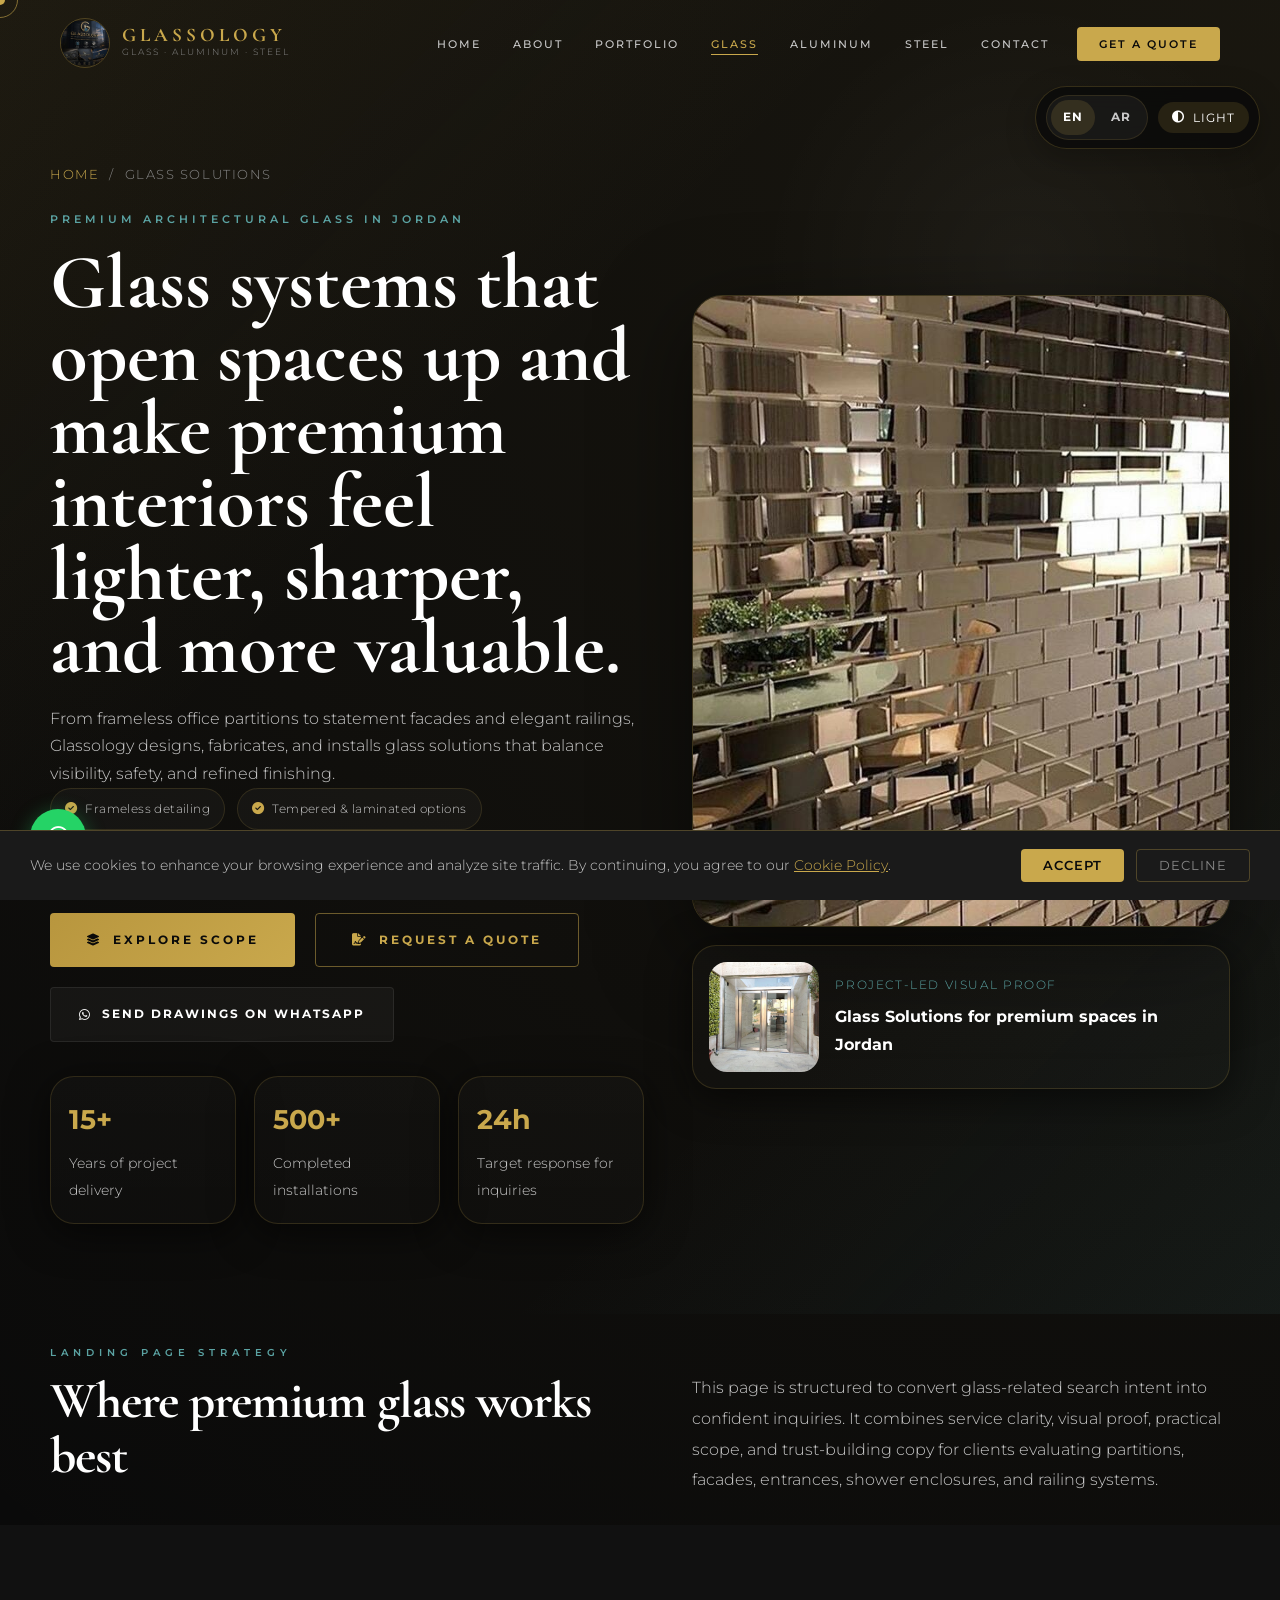
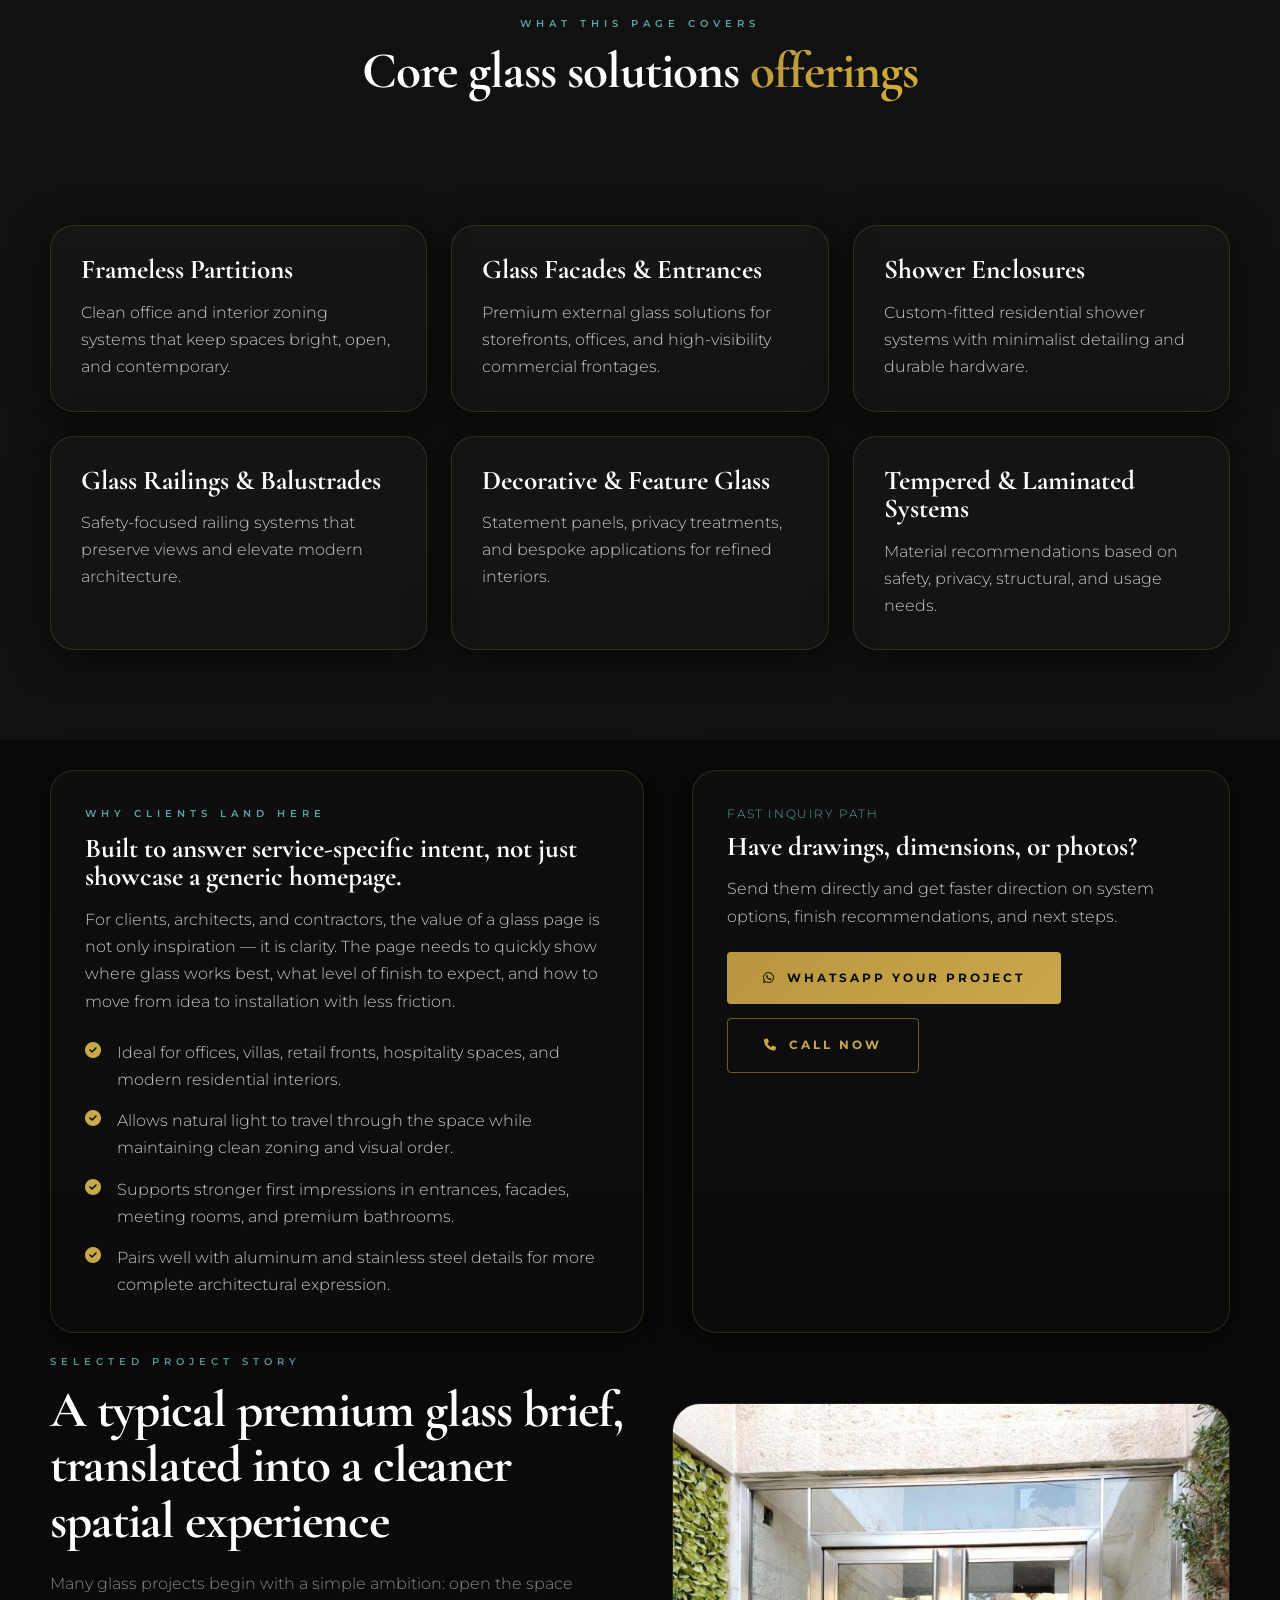
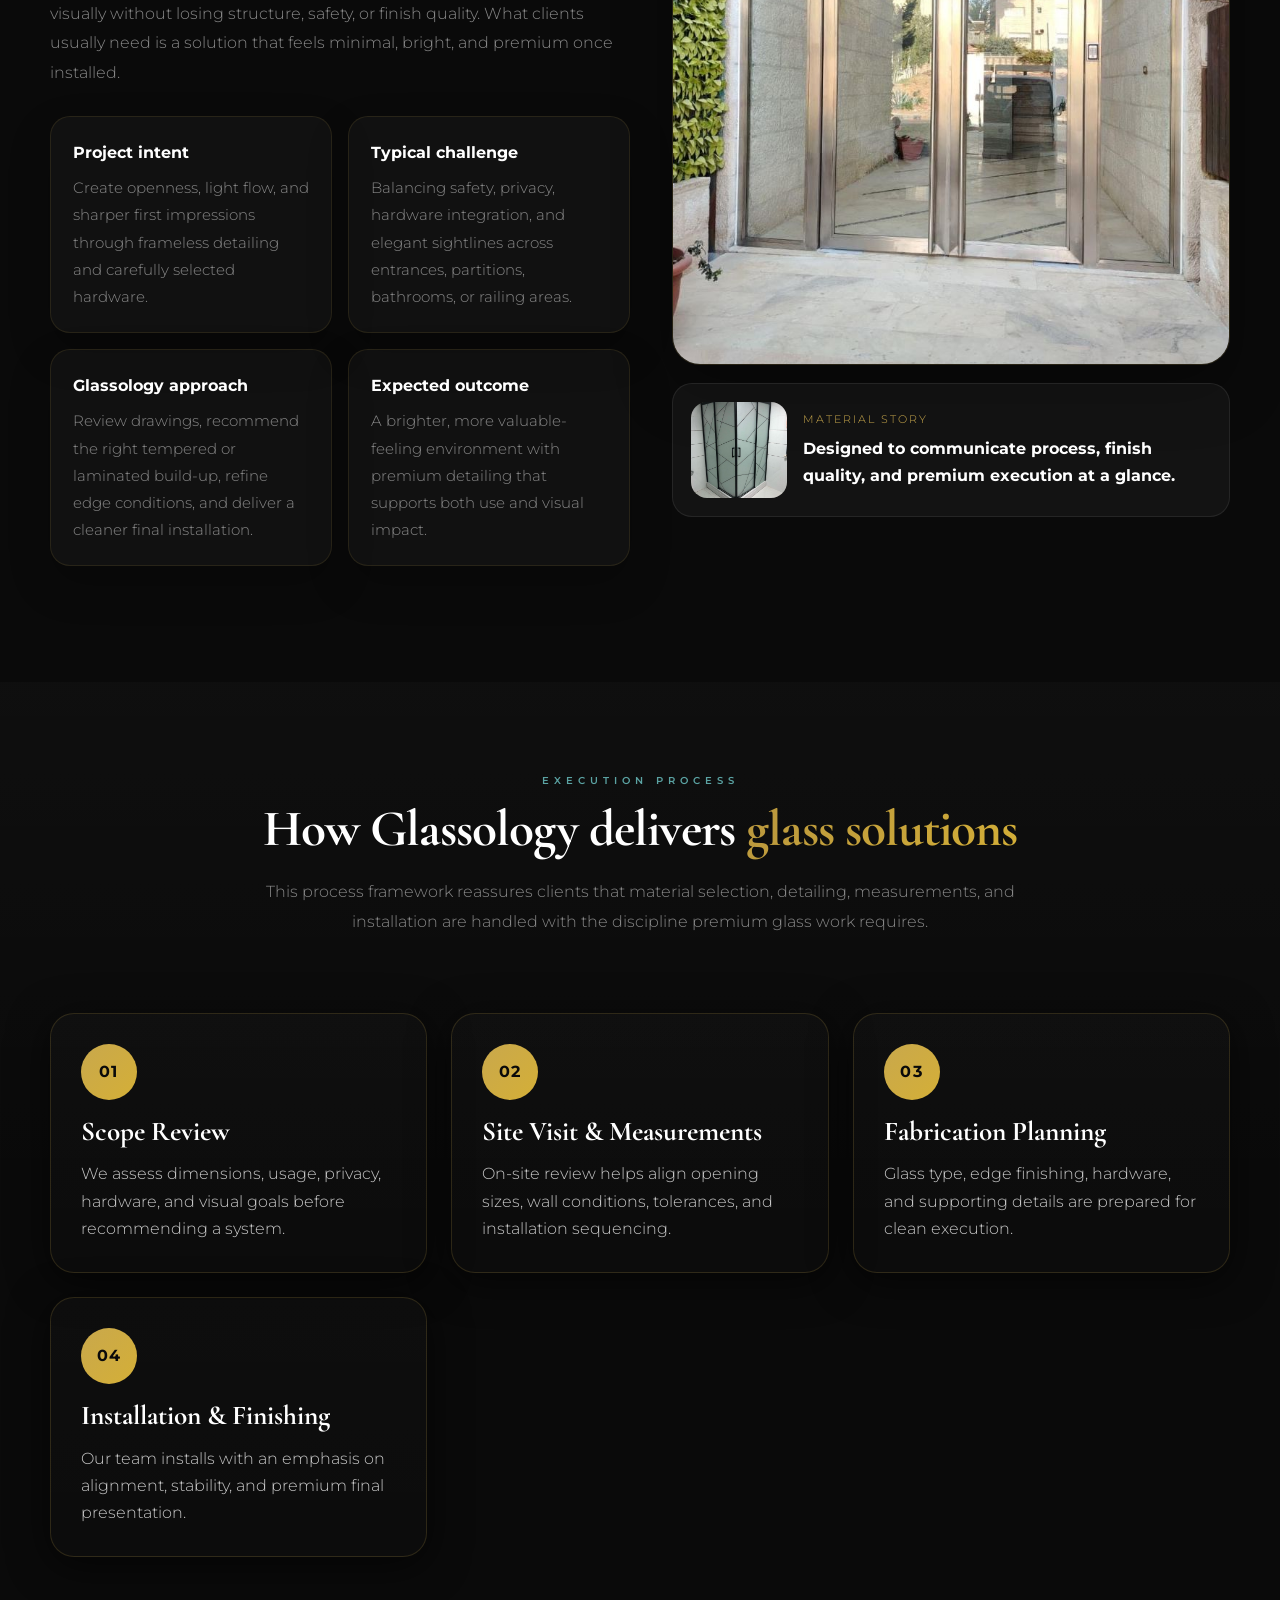
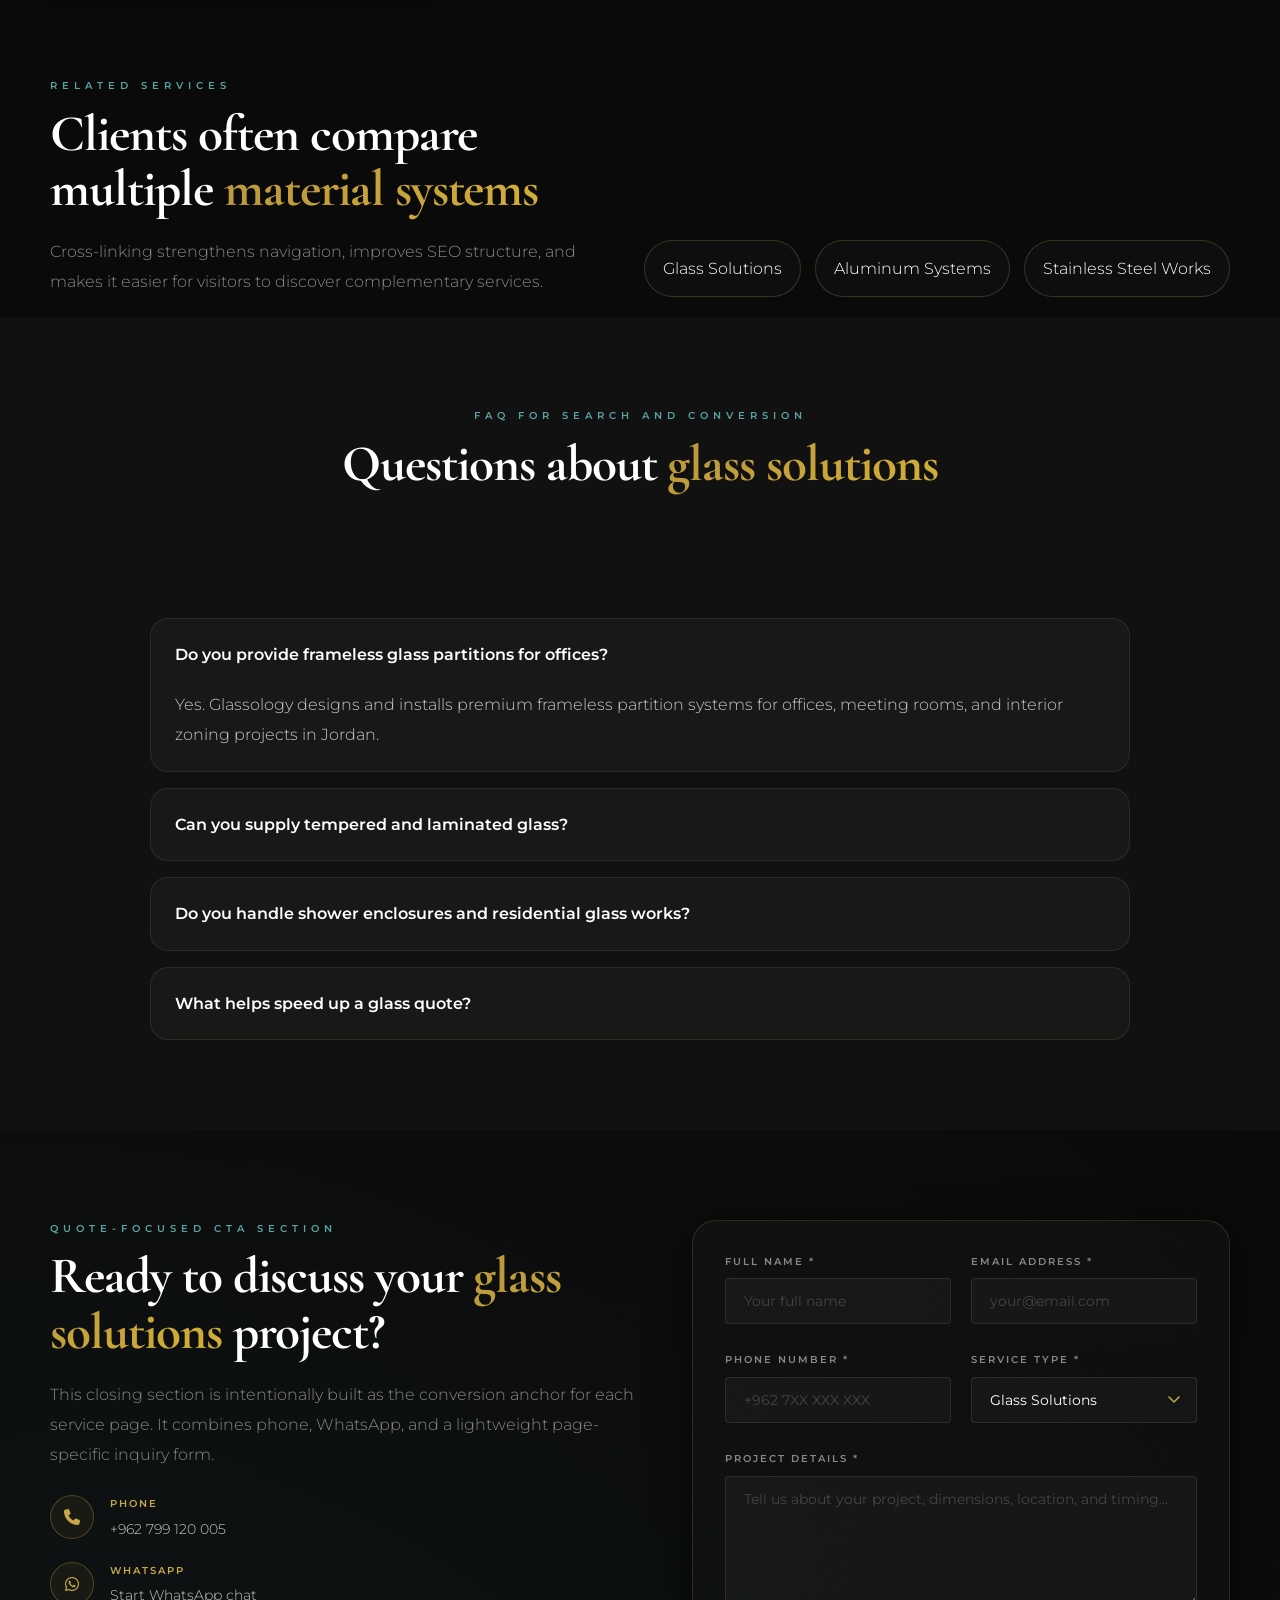
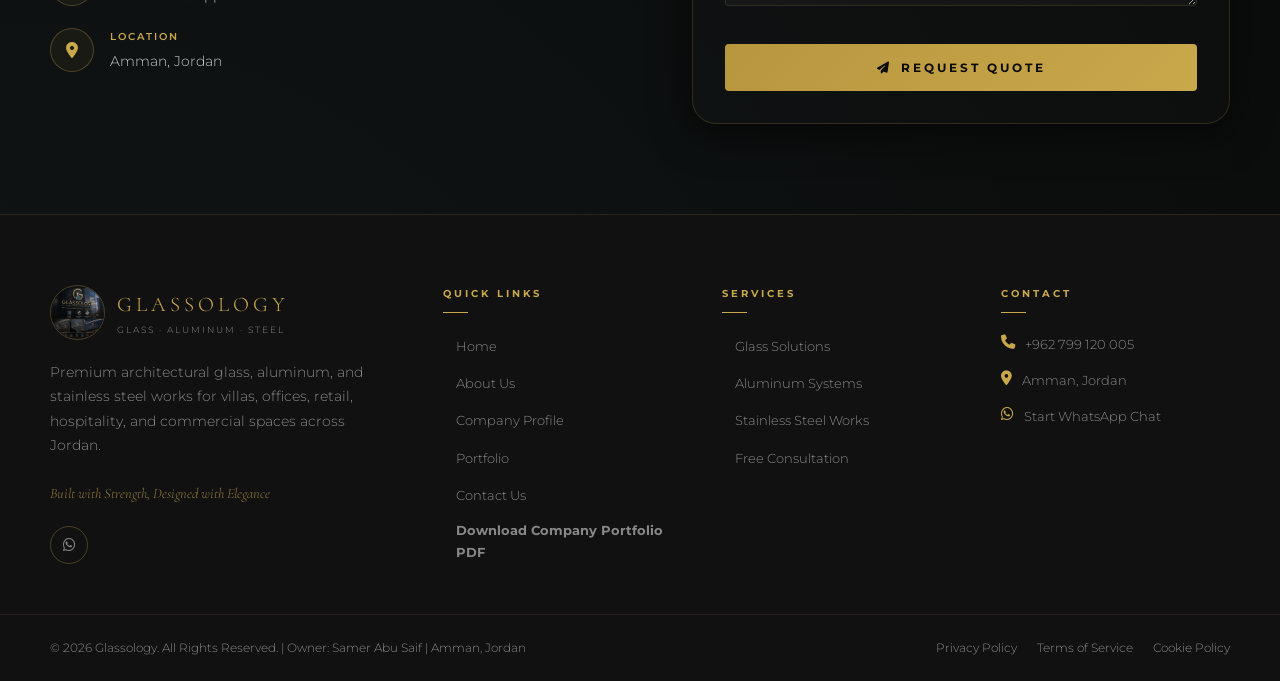
<file: glass-solutions.html>
<!DOCTYPE html>
<html dir="ltr" lang="en">
<head>
<meta charset="utf-8"/>
<meta content="width=device-width, initial-scale=1.0" name="viewport"/>
<meta content="Premium glass solutions in Amman, Jordan by Glassology — frameless partitions, shower enclosures, facades, railings, tempered and laminated systems for villas, offices, retail and hospitality projects." name="description"/>
<meta content="index, follow" name="robots"/>
<link href="https://glassollogy.com/glass-solutions.html" rel="canonical"/>
<meta content="#0A0A0A" name="theme-color"/>
<meta content="Glass Solutions | Glassology" property="og:title"/>
<meta content="Frameless partitions, facades, railings, shower enclosures, and premium architectural glass systems in Jordan." property="og:description"/>
<meta content="website" property="og:type"/>
<meta content="https://glassollogy.com/glass-solutions.html" property="og:url"/>
<meta content="https://glassollogy.com/images/brand/logo.jpeg" property="og:image"/>
<meta content="en_US" property="og:locale"/>
<meta content="summary_large_image" name="twitter:card"/>
<meta content="Glass Solutions | Glassology" name="twitter:title"/>
<meta content="Frameless partitions, facades, railings, shower enclosures, and premium architectural glass systems in Jordan." name="twitter:description"/>
<meta content="https://glassollogy.com/images/brand/logo.jpeg" name="twitter:image"/>
<title>Glass Solutions in Amman, Jordan | Frameless Partitions, Facades &amp; Railings | Glassology</title>
<link href="images/brand/logo.jpeg" rel="icon" type="image/jpeg"/>
<link href="images/brand/logo.jpeg" rel="apple-touch-icon"/>
<link href="https://fonts.googleapis.com" rel="preconnect"/>
<link crossorigin="" href="https://fonts.gstatic.com" rel="preconnect"/>
<link href="https://fonts.googleapis.com/css2?family=Cormorant+Garamond:ital,wght@0,400;0,600;0,700;1,400;1,600&amp;family=Montserrat:wght@300;400;500;600;700&amp;display=swap" rel="stylesheet"/>
<link href="https://cdn.jsdelivr.net/npm/@fortawesome/fontawesome-free@6.5.0/css/all.min.css" rel="stylesheet"/>
<link as="image" href="images/portfolio/2.jpeg" rel="preload"/>
<link href="css/style.css" rel="stylesheet"/>
<script type="application/ld+json">{"@context": "https://schema.org", "@type": "Service", "name": "Glassology Glass Solutions", "serviceType": "Glass Solutions", "provider": {"@type": "LocalBusiness", "name": "Glassology", "telephone": "+962 799 120 005", "address": {"@type": "PostalAddress", "addressLocality": "Amman", "addressCountry": "JO"}, "url": "https://glassollogy.com"}, "areaServed": "Jordan", "description": "Frameless partitions, facades, entrances, shower enclosures, railings, and premium architectural glass systems in Jordan.", "url": "https://glassollogy.com/glass-solutions.html"}</script>
<script type="application/ld+json">{"@context": "https://schema.org", "@type": "FAQPage", "mainEntity": [{"@type": "Question", "name": "Do you provide frameless glass partitions for offices?", "acceptedAnswer": {"@type": "Answer", "text": "Yes. Glassology designs and installs premium frameless partition systems for offices, meeting rooms, and interior zoning projects in Jordan."}}, {"@type": "Question", "name": "Can you supply tempered and laminated glass?", "acceptedAnswer": {"@type": "Answer", "text": "Yes. Material recommendations are made based on safety, application, visibility, privacy, and project-specific requirements."}}, {"@type": "Question", "name": "Do you handle shower enclosures and residential glass works?", "acceptedAnswer": {"@type": "Answer", "text": "Yes. Residential scope includes shower enclosures, railings, entrances, and other custom interior or exterior glass installations."}}, {"@type": "Question", "name": "What helps speed up a glass quote?", "acceptedAnswer": {"@type": "Answer", "text": "Send dimensions, photos, drawings, location, and the intended use of the system. This helps us recommend the right glass and hardware faster."}}]}</script>
</head>
<body class="service-page-body">
<div aria-label="Loading Glassology" id="loading-screen" role="status">
<div class="loader-logo"><img alt="Glassology Logo" src="images/brand/logo.jpeg"/></div>
<div class="loader-text">GLASSOLOGY</div>
<div class="loader-bar-wrap"><div class="loader-bar"></div></div>
</div>
<div aria-hidden="true" class="cursor-dot"></div>
<div aria-hidden="true" class="cursor-ring"></div>
<div aria-label="Cookie consent" id="cookie-banner" role="dialog">
<p>We use cookies to enhance your browsing experience and analyze site traffic. By continuing, you agree to our <a href="cookie-policy.html">Cookie Policy</a>.</p>
<div class="cookie-btns">
<button class="cookie-accept" id="cookie-accept">Accept</button>
<button class="cookie-decline" id="cookie-decline">Decline</button>
</div>
</div>
<div aria-label="Site preferences" class="site-tools"><div aria-label="Language switcher" class="lang-switch"><span aria-current="true" class="lang-option active">EN</span><a class="lang-option" data-lang-url="glass-solutions-ar.html" href="glass-solutions-ar.html">AR</a></div><button aria-label="Toggle light or dark mode" class="theme-toggle" type="button"><i aria-hidden="true" class="fa fa-circle-half-stroke"></i><span class="theme-toggle-label">Light</span></button></div>
<nav aria-label="Main navigation" id="navbar" role="navigation">
<a aria-label="Glassology Home" class="nav-logo" href="index.html">
<img alt="Glassology Logo" src="images/brand/logo.jpeg"/>
<div class="nav-brand-text">
<span class="nav-brand-name">Glassology</span>
<span class="nav-brand-sub">Glass · Aluminum · Steel</span>
</div>
</a>
<ul class="nav-links" role="list"><li><a class="nav-link" href="index.html">Home</a></li><li><a class="nav-link" href="index.html#about">About</a></li><li><a class="nav-link" href="index.html#portfolio">Portfolio</a></li><li><a class="nav-link active" href="glass-solutions.html">Glass</a></li><li><a class="nav-link" href="aluminum-systems.html">Aluminum</a></li><li><a class="nav-link" href="stainless-steel-works.html">Steel</a></li><li><a class="nav-link" href="index.html#contact">Contact</a></li><li><a class="nav-cta" href="#service-contact">Get a Quote</a></li></ul>
<button aria-expanded="false" aria-label="Toggle mobile menu" class="hamburger"><span></span><span></span><span></span></button>
</nav>
<div aria-hidden="true" class="mobile-menu-overlay"></div>
<nav aria-label="Mobile navigation" class="mobile-menu"><a class="mobile-link" href="index.html"><i aria-hidden="true" class="fa fa-home"></i> Home</a><a class="mobile-link" href="index.html#about"><i aria-hidden="true" class="fa fa-info-circle"></i> About Us</a><a class="mobile-link" href="index.html#portfolio"><i aria-hidden="true" class="fa fa-images"></i> Portfolio</a><a class="mobile-link" href="glass-solutions.html"><i aria-hidden="true" class="fa fa-window-maximize"></i> Glass Solutions</a><a class="mobile-link" href="aluminum-systems.html"><i aria-hidden="true" class="fa fa-border-all"></i> Aluminum Systems</a><a class="mobile-link" href="stainless-steel-works.html"><i aria-hidden="true" class="fa fa-grip-lines"></i> Stainless Steel Works</a><a class="mobile-link" href="index.html#contact"><i aria-hidden="true" class="fa fa-envelope"></i> Contact</a><a class="mobile-cta" href="#service-contact">Get a Free Quote</a></nav>
<main>
<section aria-label="Glass Solutions hero" class="service-hero">
<div class="service-hero-bg"></div>
<div class="container service-hero-grid">
<div class="service-hero-copy">
<div class="service-breadcrumb"><a href="index.html">Home</a><span>/</span><span>Glass Solutions</span></div>
<p class="hero-eyebrow">Premium Architectural Glass in Jordan</p>
<h1 class="service-hero-title">Glass systems that open spaces up and make premium interiors feel lighter, sharper, and more valuable.</h1>
<p class="service-hero-lead">From frameless office partitions to statement facades and elegant railings, Glassology designs, fabricates, and installs glass solutions that balance visibility, safety, and refined finishing.</p>
<div class="hero-proof-row">
<span class="hero-proof-pill"><i aria-hidden="true" class="fa fa-check-circle"></i> Frameless detailing</span><span class="hero-proof-pill"><i aria-hidden="true" class="fa fa-check-circle"></i> Tempered &amp; laminated options</span><span class="hero-proof-pill"><i aria-hidden="true" class="fa fa-check-circle"></i> Residential · Retail · Office</span>
</div>
<div class="hero-buttons hero-buttons-upgraded">
<a class="btn-primary" href="#service-offerings"><i aria-hidden="true" class="fa fa-layer-group"></i> Explore Scope</a>
<a class="btn-secondary" href="#service-contact"><i aria-hidden="true" class="fa fa-file-signature"></i> Request a Quote</a>
<a class="btn-tertiary" href="https://api.whatsapp.com/send?phone=962799120005&amp;text=Hello%20Glassology%2C%20I%20want%20to%20ask%20about%20a%20project." rel="noopener noreferrer" target="_blank"><i aria-hidden="true" class="fab fa-whatsapp"></i> Send Drawings on WhatsApp</a>
</div>
<div class="service-quick-facts">
<div class="service-quick-fact"><strong>15+</strong><span>Years of project delivery</span></div>
<div class="service-quick-fact"><strong>500+</strong><span>Completed installations</span></div>
<div class="service-quick-fact"><strong>24h</strong><span>Target response for inquiries</span></div>
</div>
</div>
<div class="service-hero-visual" data-animate="fade-left">
<div class="service-hero-main-image"><img alt="Premium glass partition project by Glassology" src="images/portfolio/2.jpeg"/></div>
<div class="service-hero-side-card">
<img alt="Glass entrance system by Glassology" src="images/uploads/glass-metal-entrance.jpg"/>
<div>
<span>Project-led visual proof</span>
<strong>Glass Solutions for premium spaces in Jordan</strong>
</div>
</div>
</div>
</div>
</section>
<section class="service-intro-section">
<div class="container service-intro-grid">
<div>
<span class="section-eyebrow">Landing Page Strategy</span>
<h2 class="section-title">Where premium glass works best</h2>
</div>
<p class="section-desc service-intro-copy">This page is structured to convert glass-related search intent into confident inquiries. It combines service clarity, visual proof, practical scope, and trust-building copy for clients evaluating partitions, facades, entrances, shower enclosures, and railing systems.</p>
</div>
</section>
<section aria-label="Glass Solutions offerings" class="service-offerings-section" id="service-offerings">
<div class="container">
<div class="section-header">
<span class="section-eyebrow" data-animate="fade-up">What this page covers</span>
<h2 class="section-title" data-animate="fade-up">Core glass solutions <span>offerings</span></h2>
<p class="section-desc" data-animate="fade-up">Each block below is written to support both SEO relevance and easier buyer decision-making.</p>
</div>
<div class="service-offer-grid" data-stagger="">
<article class="service-offer-card" data-animate="fade-up">
<h3>Frameless Partitions</h3>
<p>Clean office and interior zoning systems that keep spaces bright, open, and contemporary.</p>
</article>
<article class="service-offer-card" data-animate="fade-up">
<h3>Glass Facades &amp; Entrances</h3>
<p>Premium external glass solutions for storefronts, offices, and high-visibility commercial frontages.</p>
</article>
<article class="service-offer-card" data-animate="fade-up">
<h3>Shower Enclosures</h3>
<p>Custom-fitted residential shower systems with minimalist detailing and durable hardware.</p>
</article>
<article class="service-offer-card" data-animate="fade-up">
<h3>Glass Railings &amp; Balustrades</h3>
<p>Safety-focused railing systems that preserve views and elevate modern architecture.</p>
</article>
<article class="service-offer-card" data-animate="fade-up">
<h3>Decorative &amp; Feature Glass</h3>
<p>Statement panels, privacy treatments, and bespoke applications for refined interiors.</p>
</article>
<article class="service-offer-card" data-animate="fade-up">
<h3>Tempered &amp; Laminated Systems</h3>
<p>Material recommendations based on safety, privacy, structural, and usage needs.</p>
</article>
</div>
</div>
</section>
<section class="service-proof-section">
<div class="container service-proof-grid">
<div class="service-proof-card service-proof-copy" data-animate="fade-up">
<span class="section-eyebrow">Why clients land here</span>
<h2>Built to answer service-specific intent, not just showcase a generic homepage.</h2>
<p>For clients, architects, and contractors, the value of a glass page is not only inspiration — it is clarity. The page needs to quickly show where glass works best, what level of finish to expect, and how to move from idea to installation with less friction.</p>
<ul class="service-check-list">
<li><i aria-hidden="true" class="fa fa-check-circle"></i><span>Ideal for offices, villas, retail fronts, hospitality spaces, and modern residential interiors.</span></li>
<li><i aria-hidden="true" class="fa fa-check-circle"></i><span>Allows natural light to travel through the space while maintaining clean zoning and visual order.</span></li>
<li><i aria-hidden="true" class="fa fa-check-circle"></i><span>Supports stronger first impressions in entrances, facades, meeting rooms, and premium bathrooms.</span></li>
<li><i aria-hidden="true" class="fa fa-check-circle"></i><span>Pairs well with aluminum and stainless steel details for more complete architectural expression.</span></li>
</ul>
</div>
<div class="service-proof-card service-proof-cta" data-animate="fade-up">
<span class="service-cta-kicker">Fast inquiry path</span>
<h3>Have drawings, dimensions, or photos?</h3>
<p>Send them directly and get faster direction on system options, finish recommendations, and next steps.</p>
<div class="service-inline-cta">
<a class="btn-primary" href="https://api.whatsapp.com/send?phone=962799120005&amp;text=Hello%20Glassology%2C%20I%20want%20to%20ask%20about%20a%20project." rel="noopener noreferrer" target="_blank"><i aria-hidden="true" class="fab fa-whatsapp"></i> WhatsApp Your Project</a>
<a class="btn-secondary" href="tel:+962799120005"><i aria-hidden="true" class="fa fa-phone"></i> Call Now</a>
</div>
</div>
</div>
</section>
<section class="service-story-section">
<div class="container service-story-grid">
<div class="service-story-copy" data-animate="fade-right">
<span class="section-eyebrow">Selected project story</span>
<h2 class="section-title">A typical premium glass brief, translated into a cleaner spatial experience</h2>
<p class="section-desc service-story-intro">Many glass projects begin with a simple ambition: open the space visually without losing structure, safety, or finish quality. What clients usually need is a solution that feels minimal, bright, and premium once installed.</p>
<div class="service-story-points" data-stagger="">
<div class="service-story-point" data-animate="fade-up"><strong>Project intent</strong><span>Create openness, light flow, and sharper first impressions through frameless detailing and carefully selected hardware.</span></div>
<div class="service-story-point" data-animate="fade-up"><strong>Typical challenge</strong><span>Balancing safety, privacy, hardware integration, and elegant sightlines across entrances, partitions, bathrooms, or railing areas.</span></div>
<div class="service-story-point" data-animate="fade-up"><strong>Glassology approach</strong><span>Review drawings, recommend the right tempered or laminated build-up, refine edge conditions, and deliver a cleaner final installation.</span></div>
<div class="service-story-point" data-animate="fade-up"><strong>Expected outcome</strong><span>A brighter, more valuable-feeling environment with premium detailing that supports both use and visual impact.</span></div>
</div>
</div>
<div class="service-story-visual" data-animate="fade-left">
<div class="service-story-main"><img alt="Glass and metal entrance installation by Glassology" src="images/uploads/glass-metal-entrance.jpg"/></div>
<div class="service-story-card"><img alt="Glassology project detail visual" src="images/portfolio/12.jpeg"/><div><span>Material story</span><strong>Designed to communicate process, finish quality, and premium execution at a glance.</strong></div></div>
</div>
</div>
</section>
<section aria-label="Glass Solutions process" class="service-process-section">
<div class="container">
<div class="section-header">
<span class="section-eyebrow" data-animate="fade-up">Execution process</span>
<h2 class="section-title" data-animate="fade-up">How Glassology delivers <span>glass solutions</span></h2>
<p class="section-desc" data-animate="fade-up">This process framework reassures clients that material selection, detailing, measurements, and installation are handled with the discipline premium glass work requires.</p>
</div>
<div class="service-process-grid" data-stagger="">
<div class="service-process-step" data-animate="fade-up">
<span class="service-process-count">01</span>
<h3>Scope Review</h3>
<p>We assess dimensions, usage, privacy, hardware, and visual goals before recommending a system.</p>
</div>
<div class="service-process-step" data-animate="fade-up">
<span class="service-process-count">02</span>
<h3>Site Visit &amp; Measurements</h3>
<p>On-site review helps align opening sizes, wall conditions, tolerances, and installation sequencing.</p>
</div>
<div class="service-process-step" data-animate="fade-up">
<span class="service-process-count">03</span>
<h3>Fabrication Planning</h3>
<p>Glass type, edge finishing, hardware, and supporting details are prepared for clean execution.</p>
</div>
<div class="service-process-step" data-animate="fade-up">
<span class="service-process-count">04</span>
<h3>Installation &amp; Finishing</h3>
<p>Our team installs with an emphasis on alignment, stability, and premium final presentation.</p>
</div>
</div>
</div>
</section>
<section class="service-crosslinks-section">
<div class="container service-crosslinks-wrap">
<div>
<span class="section-eyebrow">Related services</span>
<h2 class="section-title">Clients often compare multiple <span>material systems</span></h2>
<p class="section-desc">Cross-linking strengthens navigation, improves SEO structure, and makes it easier for visitors to discover complementary services.</p>
</div>
<div class="service-crosslinks"><a href="glass-solutions.html">Glass Solutions</a><a href="aluminum-systems.html">Aluminum Systems</a><a href="stainless-steel-works.html">Stainless Steel Works</a></div>
</div>
</section>
<section aria-label="Glass Solutions FAQ" class="service-faq-section">
<div class="container">
<div class="section-header">
<span class="section-eyebrow" data-animate="fade-up">FAQ for search and conversion</span>
<h2 class="section-title" data-animate="fade-up">Questions about <span>glass solutions</span></h2>
<p class="section-desc" data-animate="fade-up">This FAQ block supports long-tail search visibility and removes friction before contact.</p>
</div>
<div class="faq-grid" data-stagger="">
<details class="faq-item" data-animate="fade-up" open="">
<summary>Do you provide frameless glass partitions for offices?</summary>
<p>Yes. Glassology designs and installs premium frameless partition systems for offices, meeting rooms, and interior zoning projects in Jordan.</p>
</details>
<details class="faq-item" data-animate="fade-up">
<summary>Can you supply tempered and laminated glass?</summary>
<p>Yes. Material recommendations are made based on safety, application, visibility, privacy, and project-specific requirements.</p>
</details>
<details class="faq-item" data-animate="fade-up">
<summary>Do you handle shower enclosures and residential glass works?</summary>
<p>Yes. Residential scope includes shower enclosures, railings, entrances, and other custom interior or exterior glass installations.</p>
</details>
<details class="faq-item" data-animate="fade-up">
<summary>What helps speed up a glass quote?</summary>
<p>Send dimensions, photos, drawings, location, and the intended use of the system. This helps us recommend the right glass and hardware faster.</p>
</details>
</div>
</div>
</section>
<section aria-label="Contact about Glass Solutions" class="service-contact-section" id="service-contact">
<div class="container service-contact-grid">
<div class="service-contact-copy" data-animate="fade-up">
<span class="section-eyebrow">Quote-focused CTA section</span>
<h2 class="section-title">Ready to discuss your <span>glass solutions</span> project?</h2>
<p class="section-desc">This closing section is intentionally built as the conversion anchor for each service page. It combines phone, WhatsApp, and a lightweight page-specific inquiry form.</p>
<div class="contact-details service-contact-details">
<div class="contact-detail-item"><div aria-hidden="true" class="contact-detail-icon"><i class="fa fa-phone"></i></div><div><div class="contact-detail-label">Phone</div><div class="contact-detail-value"><a href="tel:+962799120005">+962 799 120 005</a></div></div></div>
<div class="contact-detail-item"><div aria-hidden="true" class="contact-detail-icon"><i class="fab fa-whatsapp"></i></div><div><div class="contact-detail-label">WhatsApp</div><div class="contact-detail-value"><a href="https://api.whatsapp.com/send?phone=962799120005&amp;text=Hello%20Glassology%2C%20I%20want%20to%20ask%20about%20a%20project." rel="noopener noreferrer" target="_blank">Start WhatsApp chat</a></div></div></div>
<div class="contact-detail-item"><div aria-hidden="true" class="contact-detail-icon"><i class="fa fa-map-marker-alt"></i></div><div><div class="contact-detail-label">Location</div><div class="contact-detail-value">Amman, Jordan</div></div></div>
</div>
</div>
<div class="contact-form-wrap service-contact-form" data-animate="fade-up">
<form aria-label="Glass Solutions contact form" id="contact-form" novalidate="">
<div class="form-row">
<div class="form-group">
<label class="form-label" for="name">Full Name *</label>
<input class="form-input" id="name" name="name" placeholder="Your full name" required="" type="text"/>
<span aria-live="polite" class="form-error" role="alert"></span>
</div>
<div class="form-group">
<label class="form-label" for="email">Email Address *</label>
<input class="form-input" id="email" name="email" placeholder="your@email.com" required="" type="email"/>
<span aria-live="polite" class="form-error" role="alert"></span>
</div>
</div>
<div class="form-row">
<div class="form-group">
<label class="form-label" for="phone">Phone Number *</label>
<input class="form-input" id="phone" name="phone" placeholder="+962 7XX XXX XXX" required="" type="tel"/>
<span aria-live="polite" class="form-error" role="alert"></span>
</div>
<div class="form-group">
<label class="form-label" for="service">Service Type *</label>
<select class="form-select" id="service" name="service" required="">
<option value="">Select a service</option>
<option selected="" value="glass-solutions">Glass Solutions</option>
<option value="multiple">Multiple Services</option>
<option value="other">Other / Not Sure</option>
</select>
<span aria-live="polite" class="form-error" role="alert"></span>
</div>
</div>
<div class="form-group">
<label class="form-label" for="message">Project Details *</label>
<textarea class="form-textarea" id="message" name="message" placeholder="Tell us about your project, dimensions, location, and timing..." required=""></textarea>
<span aria-live="polite" class="form-error" role="alert"></span>
</div>
<button class="form-submit" type="submit"><i aria-hidden="true" class="fa fa-paper-plane"></i> Request Quote</button>
</form>
<div aria-live="polite" class="form-success" id="form-success" role="status">
<div aria-hidden="true" class="form-success-icon">✦</div>
<h3 class="form-success-title">Inquiry Received</h3>
<p class="form-success-text">Thank you. The Glassology team will review your glass solutions inquiry and reply as quickly as possible.</p>
</div>
</div>
</div>
</section>
</main>
<a aria-label="Contact us on WhatsApp" class="whatsapp-float" href="https://api.whatsapp.com/send?phone=962799120005&amp;text=Hello%20Glassology%2C%20I%20want%20to%20ask%20about%20a%20project." rel="noopener noreferrer" target="_blank"><i aria-hidden="true" class="fab fa-whatsapp"></i></a>
<button aria-label="Scroll back to top" class="back-to-top"><i aria-hidden="true" class="fa fa-chevron-up"></i></button>
<div aria-label="Quick mobile contact actions" class="mobile-sticky-cta">
<a href="tel:+962799120005"><i aria-hidden="true" class="fa fa-phone"></i><span>Call</span></a>
<a href="https://api.whatsapp.com/send?phone=962799120005&amp;text=Hello%20Glassology%2C%20I%20want%20to%20ask%20about%20a%20project." rel="noopener noreferrer" target="_blank"><i aria-hidden="true" class="fab fa-whatsapp"></i><span>WhatsApp</span></a>
<a href="#service-contact"><i aria-hidden="true" class="fa fa-file-signature"></i><span>Quote</span></a>
</div>
<footer aria-label="Site footer">
<div class="container">
<div class="footer-grid">
<div class="footer-brand">
<div class="footer-logo-wrap">
<img alt="Glassology Logo" class="footer-logo" src="images/brand/logo.jpeg"/>
<div>
<div class="footer-brand-name">Glassology</div>
<div class="footer-brand-sub">Glass · Aluminum · Steel</div>
</div>
</div>
<p class="footer-desc">Premium architectural glass, aluminum, and stainless steel works for villas, offices, retail, hospitality, and commercial spaces across Jordan.</p>
<p class="footer-tagline">Built with Strength, Designed with Elegance</p>
<div aria-label="Social media links" class="footer-social">
<a aria-label="WhatsApp" href="https://api.whatsapp.com/send?phone=962799120005&amp;text=Hello%20Glassology%2C%20I%20want%20to%20ask%20about%20a%20project." rel="noopener noreferrer" target="_blank"><i aria-hidden="true" class="fab fa-whatsapp"></i></a>
</div>
</div>
<div>
<h3 class="footer-col-title">Quick Links</h3>
<ul class="footer-links" role="list"><li><a class="footer-link" href="index.html">Home</a></li><li><a class="footer-link" href="index.html#about">About Us</a></li><li><a class="footer-link" href="index.html#company-profile">Company Profile</a></li><li><a class="footer-link" href="index.html#portfolio">Portfolio</a></li><li><a class="footer-link" href="index.html#contact">Contact Us</a></li><li><a class="footer-link footer-link-download" download="" href="downloads/glassology-company-portfolio.pdf">Download Company Portfolio PDF</a></li></ul>
</div>
<div>
<h3 class="footer-col-title">Services</h3>
<ul class="footer-links" role="list"><li><a class="footer-link" href="glass-solutions.html">Glass Solutions</a></li><li><a class="footer-link" href="aluminum-systems.html">Aluminum Systems</a></li><li><a class="footer-link" href="stainless-steel-works.html">Stainless Steel Works</a></li><li><a class="footer-link" href="index.html#contact">Free Consultation</a></li></ul>
</div>
<div>
<h3 class="footer-col-title">Contact</h3>
<div class="footer-contact-item"><i aria-hidden="true" class="fa fa-phone footer-contact-icon"></i><a href="tel:+962799120005">+962 799 120 005</a></div>
<div class="footer-contact-item"><i aria-hidden="true" class="fa fa-map-marker-alt footer-contact-icon"></i><span>Amman, Jordan</span></div>
<div class="footer-contact-item"><i aria-hidden="true" class="fab fa-whatsapp footer-contact-icon"></i><a href="https://api.whatsapp.com/send?phone=962799120005&amp;text=Hello%20Glassology%2C%20I%20want%20to%20ask%20about%20a%20project." rel="noopener noreferrer" target="_blank">Start WhatsApp Chat</a></div>
</div>
</div>
</div>
<div class="footer-bottom">
<div class="container">
<div class="footer-bottom-inner">
<p class="footer-copy">© 2026 Glassology. All Rights Reserved. | Owner: Samer Abu Saif | Amman, Jordan</p>
<div class="footer-legal-links">
<a class="footer-legal-link" href="privacy-policy.html">Privacy Policy</a>
<a class="footer-legal-link" href="terms-of-service.html">Terms of Service</a>
<a class="footer-legal-link" href="cookie-policy.html">Cookie Policy</a>
</div>
</div>
</div>
</div>
</footer>
<script src="js/main.js"></script>
</body>
</html>
</file>
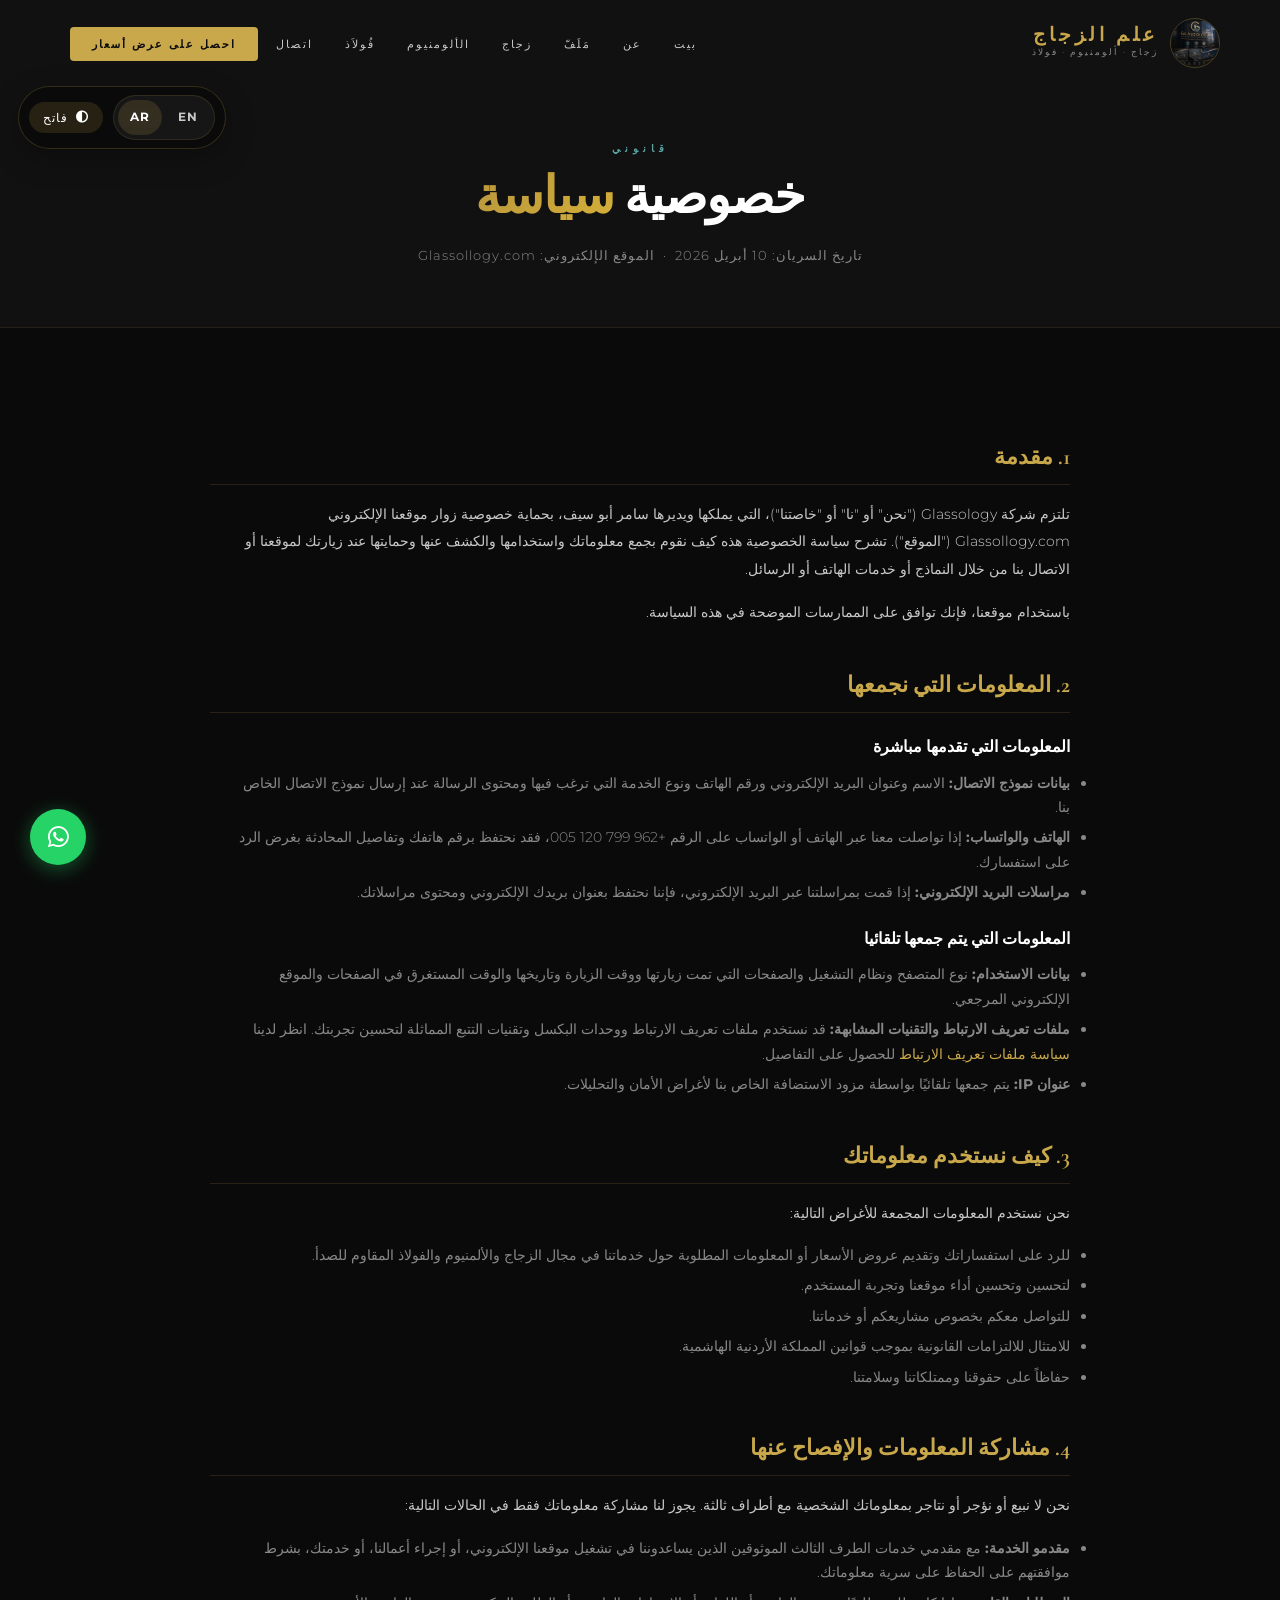
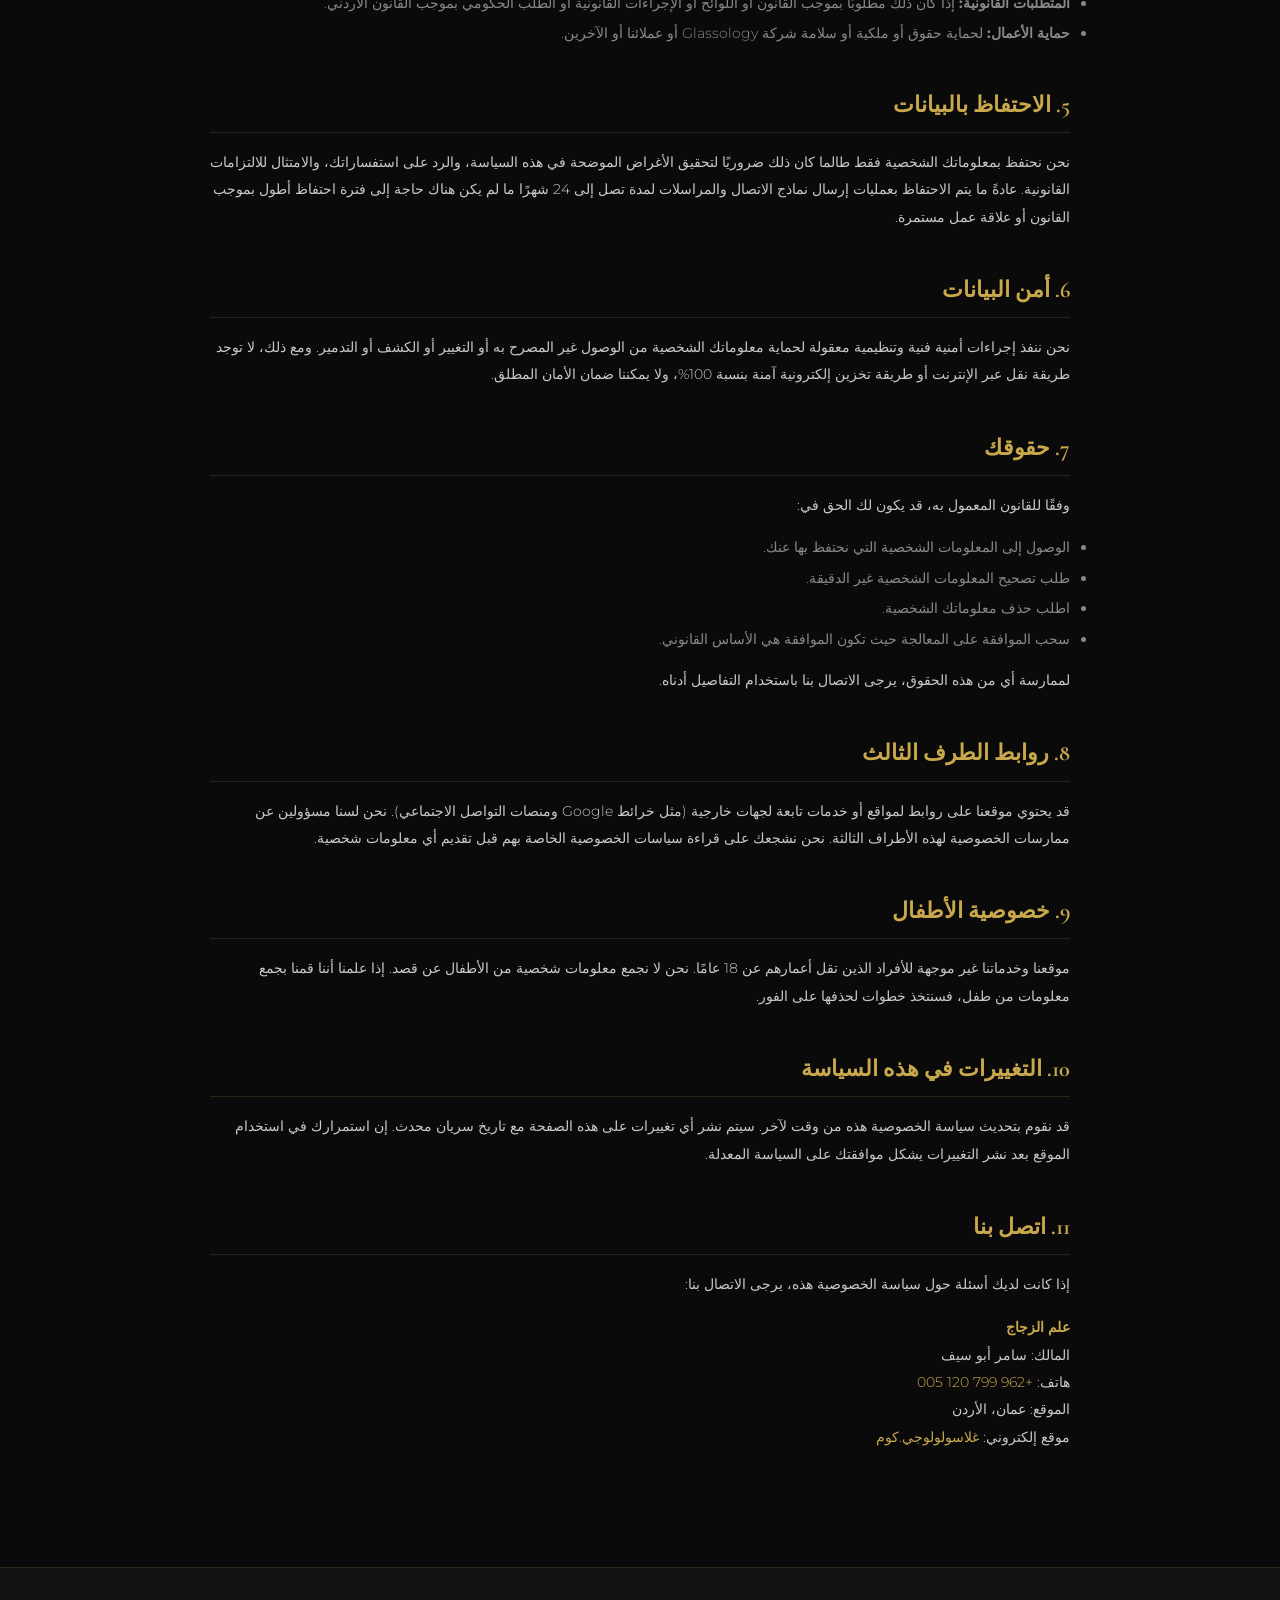
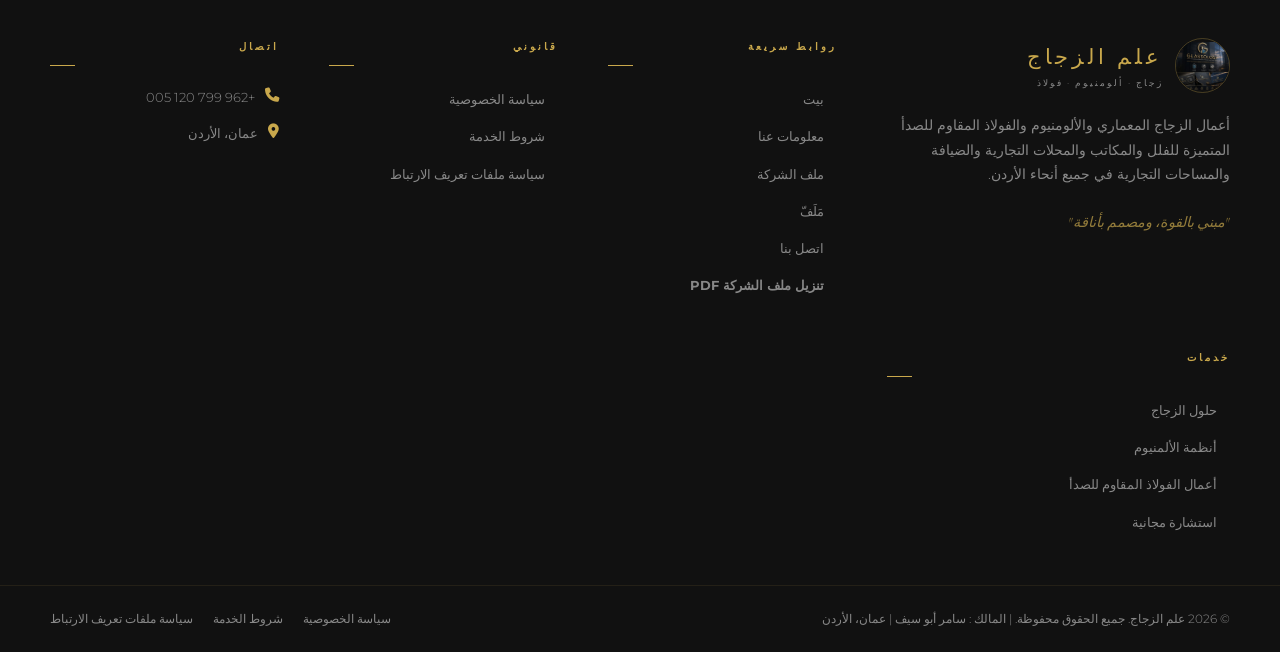
<file: privacy-policy-ar.html>
<!DOCTYPE html>
<html dir="rtl" lang="ar">
<head>
<meta charset="utf-8"/>
<meta content="width=device-width, initial-scale=1.0" name="viewport"/>
<meta content="سياسة خصوصية Glassology - كيف نقوم بجمع معلوماتك الشخصية واستخدامها وحمايتها." name="description"/>
<meta content="noindex, follow" name="robots"/>
<title>سياسة الخصوصية — علم الزجاج | أعمال الزجاج والألمنيوم والاستانلس ستيل</title>
<link href="images/brand/logo.jpeg" rel="icon" type="image/jpeg"/>
<link href="https://fonts.googleapis.com" rel="preconnect"/>
<link crossorigin="" href="https://fonts.gstatic.com" rel="preconnect"/>
<link href="https://fonts.googleapis.com/css2?family=Cormorant+Garamond:ital,wght@0,400;0,600;0,700;1,400&amp;family=Montserrat:wght@300;400;500;600;700&amp;display=swap" rel="stylesheet"/>
<link href="https://cdn.jsdelivr.net/npm/@fortawesome/fontawesome-free@6.5.0/css/all.min.css" rel="stylesheet"/>
<link href="css/style.css" rel="stylesheet"/>
</head>
<body class="rtl-page" style="cursor: auto;">
<!-- Navbar -->
<div aria-label="تفضيلات الموقع" class="site-tools"><div aria-label="محوّل اللغة" class="lang-switch"><a class="lang-option" data-lang-url="privacy-policy.html" href="privacy-policy.html">EN</a><span aria-current="true" class="lang-option active">AR</span></div><button aria-label="تبديل الوضع الفاتح أو المظلم" class="theme-toggle" type="button"><i aria-hidden="true" class="fa fa-circle-half-stroke"></i><span class="theme-toggle-label">فاتح</span></button></div>
<nav aria-label="الملاحة الرئيسية" class="scrolled" id="navbar" role="navigation">
<a aria-label="الصفحة الرئيسية لعلم الزجاج" class="nav-logo" href="index-ar.html">
<img alt="شعار علم الزجاج" src="images/brand/logo.jpeg"/>
<div class="nav-brand-text">
<span class="nav-brand-name">علم الزجاج</span>
<span class="nav-brand-sub">زجاج · ألومنيوم · فولاذ</span>
</div>
</a>
<ul class="nav-links" role="list"><li><a class="nav-link" href="index-ar.html">بيت</a></li><li><a class="nav-link" href="index-ar.html#about">عن</a></li><li><a class="nav-link" href="index-ar.html#portfolio">مَلَفّ</a></li><li><a class="nav-link" href="glass-solutions-ar.html">زجاج</a></li><li><a class="nav-link" href="aluminum-systems-ar.html">الألومنيوم</a></li><li><a class="nav-link" href="stainless-steel-works-ar.html">فُولاَذ</a></li><li><a class="nav-link" href="index-ar.html#contact">اتصال</a></li><li><a class="nav-cta" href="index-ar.html#contact">احصل على عرض أسعار</a></li></ul>
<button aria-label="تبديل قائمة الجوال" class="hamburger"><span></span><span></span><span></span></button>
</nav>
<div aria-hidden="true" class="mobile-menu-overlay"></div>
<nav aria-label="الملاحة المتنقلة" class="mobile-menu"><a class="mobile-link" href="index-ar.html"><i aria-hidden="true" class="fa fa-home"></i> بيت</a><a class="mobile-link" href="index-ar.html#about"><i aria-hidden="true" class="fa fa-info-circle"></i> معلومات عنا</a><a class="mobile-link" href="index-ar.html#portfolio"><i aria-hidden="true" class="fa fa-images"></i> مَلَفّ</a><a class="mobile-link" href="glass-solutions-ar.html"><i aria-hidden="true" class="fa fa-window-maximize"></i> حلول الزجاج</a><a class="mobile-link" href="aluminum-systems-ar.html"><i aria-hidden="true" class="fa fa-border-all"></i> أنظمة الألمنيوم</a><a class="mobile-link" href="stainless-steel-works-ar.html"><i aria-hidden="true" class="fa fa-grip-lines"></i> أعمال الفولاذ المقاوم للصدأ</a><a class="mobile-link" href="index-ar.html#contact"><i aria-hidden="true" class="fa fa-envelope"></i> اتصال</a><a class="mobile-cta" href="index-ar.html#contact">احصل على عرض أسعار مجاني</a></nav>
<!-- Hero -->
<div class="legal-hero">
<div class="container">
<span class="section-eyebrow">قانوني</span>
<h1 class="section-title">خصوصية <span>سياسة</span></h1>
<p class="legal-effective">تاريخ السريان: 10 أبريل 2026  ·  الموقع الإلكتروني: Glassollogy.com</p>
</div>
</div>
<!-- Content -->
<div class="legal-body">
<div class="container">
<div class="legal-content">
<h2>1. مقدمة</h2>
<p>تلتزم شركة Glassology ("نحن" أو "نا" أو "خاصتنا")، التي يملكها ويديرها سامر أبو سيف، بحماية خصوصية زوار موقعنا الإلكتروني Glassollogy.com ("الموقع"). تشرح سياسة الخصوصية هذه كيف نقوم بجمع معلوماتك واستخدامها والكشف عنها وحمايتها عند زيارتك لموقعنا أو الاتصال بنا من خلال النماذج أو خدمات الهاتف أو الرسائل.</p>
<p>باستخدام موقعنا، فإنك توافق على الممارسات الموضحة في هذه السياسة.</p>
<h2>2. المعلومات التي نجمعها</h2>
<h3>المعلومات التي تقدمها مباشرة</h3>
<ul>
<li><strong>بيانات نموذج الاتصال:</strong> الاسم وعنوان البريد الإلكتروني ورقم الهاتف ونوع الخدمة التي ترغب فيها ومحتوى الرسالة عند إرسال نموذج الاتصال الخاص بنا.</li>
<li><strong>الهاتف والواتساب:</strong> إذا تواصلت معنا عبر الهاتف أو الواتساب على الرقم +962 799 120 005، فقد نحتفظ برقم هاتفك وتفاصيل المحادثة بغرض الرد على استفسارك.</li>
<li><strong>مراسلات البريد الإلكتروني:</strong> إذا قمت بمراسلتنا عبر البريد الإلكتروني، فإننا نحتفظ بعنوان بريدك الإلكتروني ومحتوى مراسلاتك.</li>
</ul>
<h3>المعلومات التي يتم جمعها تلقائيا</h3>
<ul>
<li><strong>بيانات الاستخدام:</strong> نوع المتصفح ونظام التشغيل والصفحات التي تمت زيارتها ووقت الزيارة وتاريخها والوقت المستغرق في الصفحات والموقع الإلكتروني المرجعي.</li>
<li><strong>ملفات تعريف الارتباط والتقنيات المشابهة:</strong> قد نستخدم ملفات تعريف الارتباط ووحدات البكسل وتقنيات التتبع المماثلة لتحسين تجربتك. انظر لدينا <a href="cookie-policy-ar.html" style="color:var(--gold-primary)">سياسة ملفات تعريف الارتباط</a> للحصول على التفاصيل.</li>
<li><strong>عنوان IP:</strong> يتم جمعها تلقائيًا بواسطة مزود الاستضافة الخاص بنا لأغراض الأمان والتحليلات.</li>
</ul>
<h2>3. كيف نستخدم معلوماتك</h2>
<p>نحن نستخدم المعلومات المجمعة للأغراض التالية:</p>
<ul>
<li>للرد على استفساراتك وتقديم عروض الأسعار أو المعلومات المطلوبة حول خدماتنا في مجال الزجاج والألمنيوم والفولاذ المقاوم للصدأ.</li>
<li>لتحسين وتحسين أداء موقعنا وتجربة المستخدم.</li>
<li>للتواصل معكم بخصوص مشاريعكم أو خدماتنا.</li>
<li>للامتثال للالتزامات القانونية بموجب قوانين المملكة الأردنية الهاشمية.</li>
<li>حفاظاً على حقوقنا وممتلكاتنا وسلامتنا.</li>
</ul>
<h2>4. مشاركة المعلومات والإفصاح عنها</h2>
<p>نحن لا نبيع أو نؤجر أو نتاجر بمعلوماتك الشخصية مع أطراف ثالثة. يجوز لنا مشاركة معلوماتك فقط في الحالات التالية:</p>
<ul>
<li><strong>مقدمو الخدمة:</strong> مع مقدمي خدمات الطرف الثالث الموثوقين الذين يساعدوننا في تشغيل موقعنا الإلكتروني، أو إجراء أعمالنا، أو خدمتك، بشرط موافقتهم على الحفاظ على سرية معلوماتك.</li>
<li><strong>المتطلبات القانونية:</strong> إذا كان ذلك مطلوبًا بموجب القانون أو اللوائح أو الإجراءات القانونية أو الطلب الحكومي بموجب القانون الأردني.</li>
<li><strong>حماية الأعمال:</strong> لحماية حقوق أو ملكية أو سلامة شركة Glassology أو عملائنا أو الآخرين.</li>
</ul>
<h2>5. الاحتفاظ بالبيانات</h2>
<p>نحن نحتفظ بمعلوماتك الشخصية فقط طالما كان ذلك ضروريًا لتحقيق الأغراض الموضحة في هذه السياسة، والرد على استفساراتك، والامتثال للالتزامات القانونية. عادةً ما يتم الاحتفاظ بعمليات إرسال نماذج الاتصال والمراسلات لمدة تصل إلى 24 شهرًا ما لم يكن هناك حاجة إلى فترة احتفاظ أطول بموجب القانون أو علاقة عمل مستمرة.</p>
<h2>6. أمن البيانات</h2>
<p>نحن ننفذ إجراءات أمنية فنية وتنظيمية معقولة لحماية معلوماتك الشخصية من الوصول غير المصرح به أو التغيير أو الكشف أو التدمير. ومع ذلك، لا توجد طريقة نقل عبر الإنترنت أو طريقة تخزين إلكترونية آمنة بنسبة 100%، ولا يمكننا ضمان الأمان المطلق.</p>
<h2>7. حقوقك</h2>
<p>وفقًا للقانون المعمول به، قد يكون لك الحق في:</p>
<ul>
<li>الوصول إلى المعلومات الشخصية التي نحتفظ بها عنك.</li>
<li>طلب تصحيح المعلومات الشخصية غير الدقيقة.</li>
<li>اطلب حذف معلوماتك الشخصية.</li>
<li>سحب الموافقة على المعالجة حيث تكون الموافقة هي الأساس القانوني.</li>
</ul>
<p>لممارسة أي من هذه الحقوق، يرجى الاتصال بنا باستخدام التفاصيل أدناه.</p>
<h2>8. روابط الطرف الثالث</h2>
<p>قد يحتوي موقعنا على روابط لمواقع أو خدمات تابعة لجهات خارجية (مثل خرائط Google ومنصات التواصل الاجتماعي). نحن لسنا مسؤولين عن ممارسات الخصوصية لهذه الأطراف الثالثة. نحن نشجعك على قراءة سياسات الخصوصية الخاصة بهم قبل تقديم أي معلومات شخصية.</p>
<h2>9. خصوصية الأطفال</h2>
<p>موقعنا وخدماتنا غير موجهة للأفراد الذين تقل أعمارهم عن 18 عامًا. نحن لا نجمع معلومات شخصية من الأطفال عن قصد. إذا علمنا أننا قمنا بجمع معلومات من طفل، فسنتخذ خطوات لحذفها على الفور.</p>
<h2>10. التغييرات في هذه السياسة</h2>
<p>قد نقوم بتحديث سياسة الخصوصية هذه من وقت لآخر. سيتم نشر أي تغييرات على هذه الصفحة مع تاريخ سريان محدث. إن استمرارك في استخدام الموقع بعد نشر التغييرات يشكل موافقتك على السياسة المعدلة.</p>
<h2>11. اتصل بنا</h2>
<p>إذا كانت لديك أسئلة حول سياسة الخصوصية هذه، يرجى الاتصال بنا:</p>
<p>
<strong style="color:var(--gold-primary)">علم الزجاج</strong><br/>
          المالك: سامر أبو سيف<br/>
          هاتف: <a href="tel:+962799120005" style="color:var(--gold-primary)">+962 799 120 005</a><br/>
          الموقع: عمان، الأردن<br/>
          موقع إلكتروني: <a href="https://glassollogy.com" style="color:var(--gold-primary)">غلاسولولوجي.كوم</a>
</p>
</div>
</div>
</div>
<!-- Footer -->
<footer aria-label="تذييل الموقع">
<div class="container">
<div class="footer-grid">
<div class="footer-brand">
<div class="footer-logo-wrap">
<img alt="شعار علم الزجاج" class="footer-logo" src="images/brand/logo.jpeg"/>
<div>
<div class="footer-brand-name">علم الزجاج</div>
<div class="footer-brand-sub">زجاج · ألومنيوم · فولاذ</div>
</div>
</div>
<p class="footer-desc">أعمال الزجاج المعماري والألومنيوم والفولاذ المقاوم للصدأ المتميزة للفلل والمكاتب والمحلات التجارية والضيافة والمساحات التجارية في جميع أنحاء الأردن.</p><p class="footer-tagline">"مبني بالقوة، ومصمم بأناقة"</p>
</div>
<div>
<h3 class="footer-col-title">روابط سريعة</h3>
<ul class="footer-links"><li><a class="footer-link" href="index-ar.html">بيت</a></li><li><a class="footer-link" href="index-ar.html#about">معلومات عنا</a></li><li><a class="footer-link" href="index-ar.html#company-profile">ملف الشركة</a></li><li><a class="footer-link" href="index-ar.html#portfolio">مَلَفّ</a></li><li><a class="footer-link" href="index-ar.html#contact">اتصل بنا</a></li><li><a class="footer-link footer-link-download" download="" href="downloads/glassology-company-portfolio.pdf">تنزيل ملف الشركة PDF</a></li></ul>
</div>
<div>
<h3 class="footer-col-title">قانوني</h3>
<ul class="footer-links"><li><a class="footer-link" href="privacy-policy-ar.html">سياسة الخصوصية</a></li><li><a class="footer-link" href="terms-of-service-ar.html">شروط الخدمة</a></li><li><a class="footer-link" href="cookie-policy-ar.html">سياسة ملفات تعريف الارتباط</a></li></ul>
</div>
<div>
<h3 class="footer-col-title">اتصال</h3>
<div class="footer-contact-item"><i class="fa fa-phone footer-contact-icon"></i><a href="tel:+962799120005">+962 799 120 005</a></div>
<div class="footer-contact-item"><i class="fa fa-map-marker-alt footer-contact-icon"></i><span>عمان، الأردن</span></div>
</div>
<div><h3 class="footer-col-title">خدمات</h3><ul class="footer-links"><li><a class="footer-link" href="glass-solutions-ar.html">حلول الزجاج</a></li><li><a class="footer-link" href="aluminum-systems-ar.html">أنظمة الألمنيوم</a></li><li><a class="footer-link" href="stainless-steel-works-ar.html">أعمال الفولاذ المقاوم للصدأ</a></li><li><a class="footer-link" href="index-ar.html#contact">استشارة مجانية</a></li></ul></div></div>
</div>
<div class="footer-bottom">
<div class="container">
<div class="footer-bottom-inner">
<p class="footer-copy">© 2026 علم الزجاج. جميع الحقوق محفوظة. | المالك : سامر أبو سيف | عمان، الأردن</p>
<div class="footer-legal-links">
<a class="footer-legal-link" href="privacy-policy-ar.html">سياسة الخصوصية</a>
<a class="footer-legal-link" href="terms-of-service-ar.html">شروط الخدمة</a>
<a class="footer-legal-link" href="cookie-policy-ar.html">سياسة ملفات تعريف الارتباط</a>
</div>
</div>
</div>
</div>
</footer>
<a aria-label="واتساب" class="whatsapp-float" href="https://api.whatsapp.com/send?phone=962799120005&amp;text=Hello%20Glassology%2C%20I%20want%20to%20ask%20about%20a%20project." rel="noopener noreferrer" target="_blank"><i class="fab fa-whatsapp"></i></a>
<button aria-label="العودة إلى الأعلى" class="back-to-top"><i class="fa fa-chevron-up"></i></button>
<script src="js/main.js"></script></body>
</html>
</file>
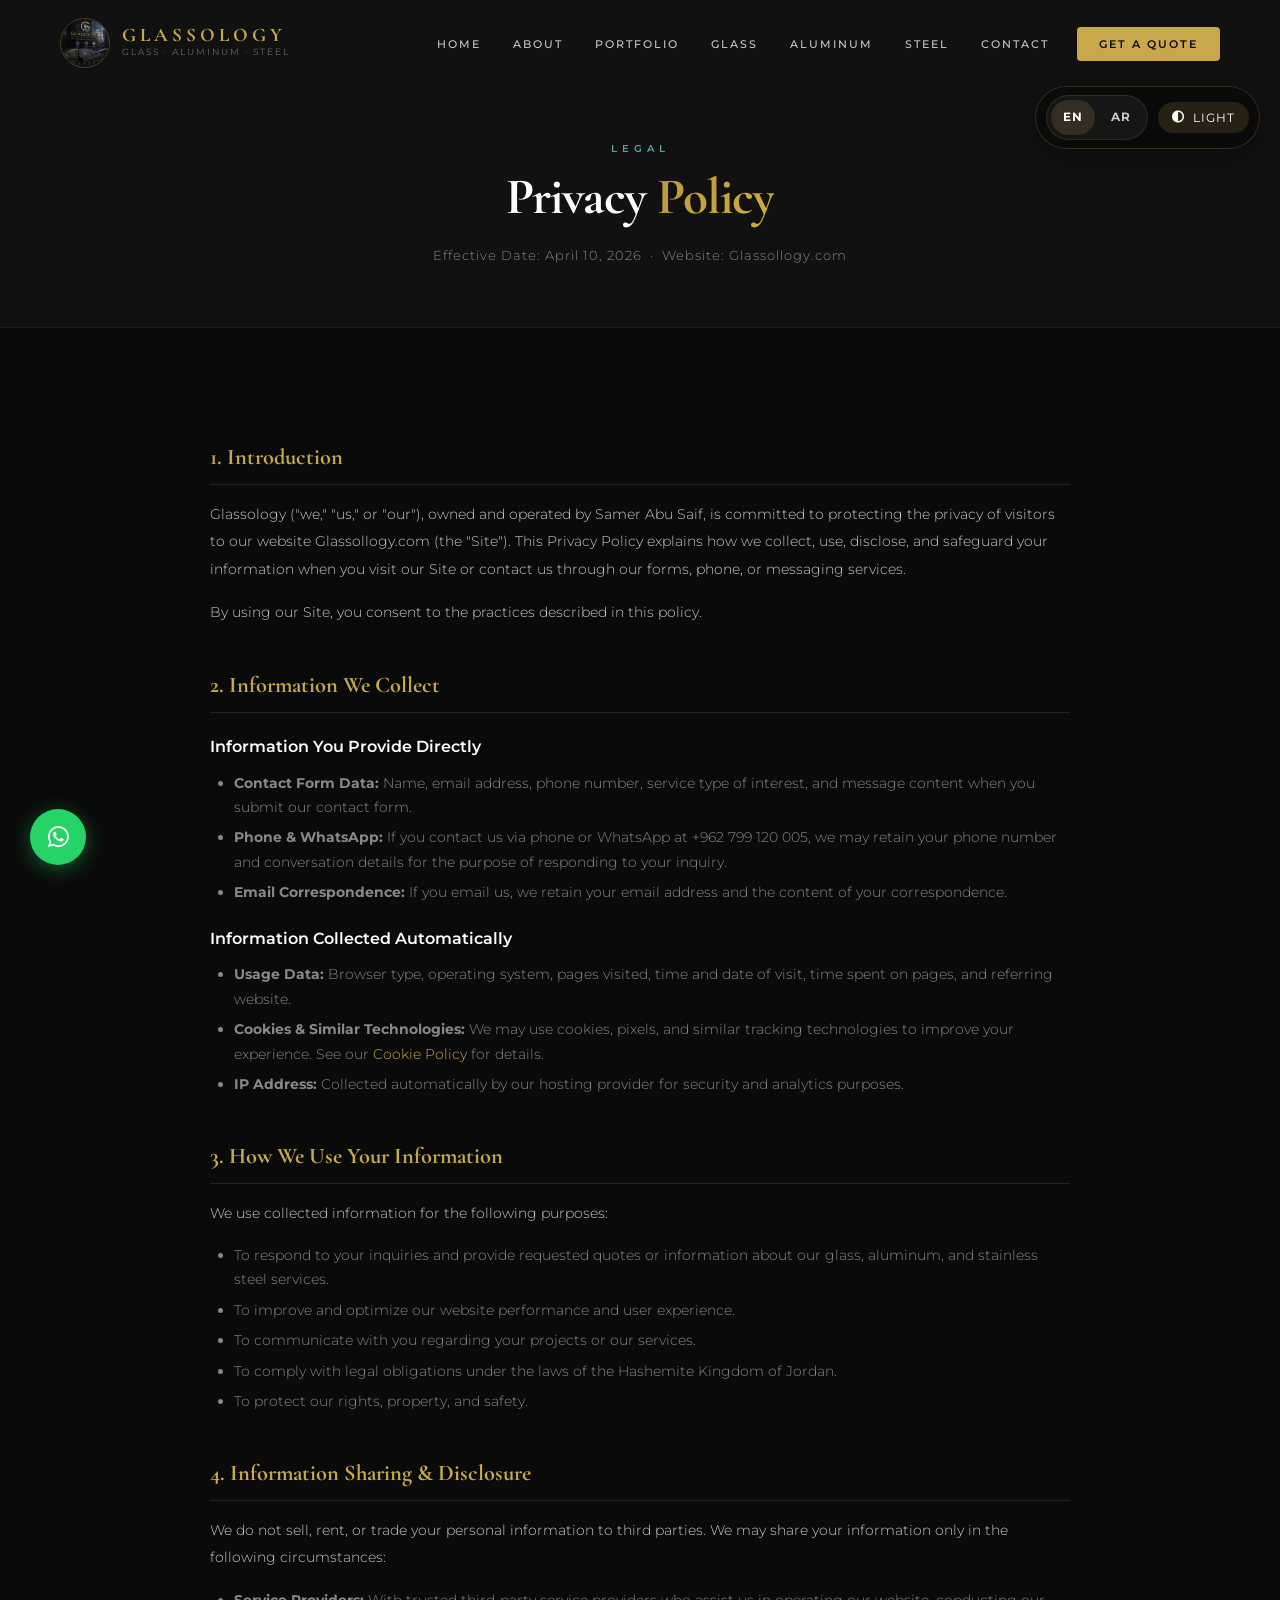
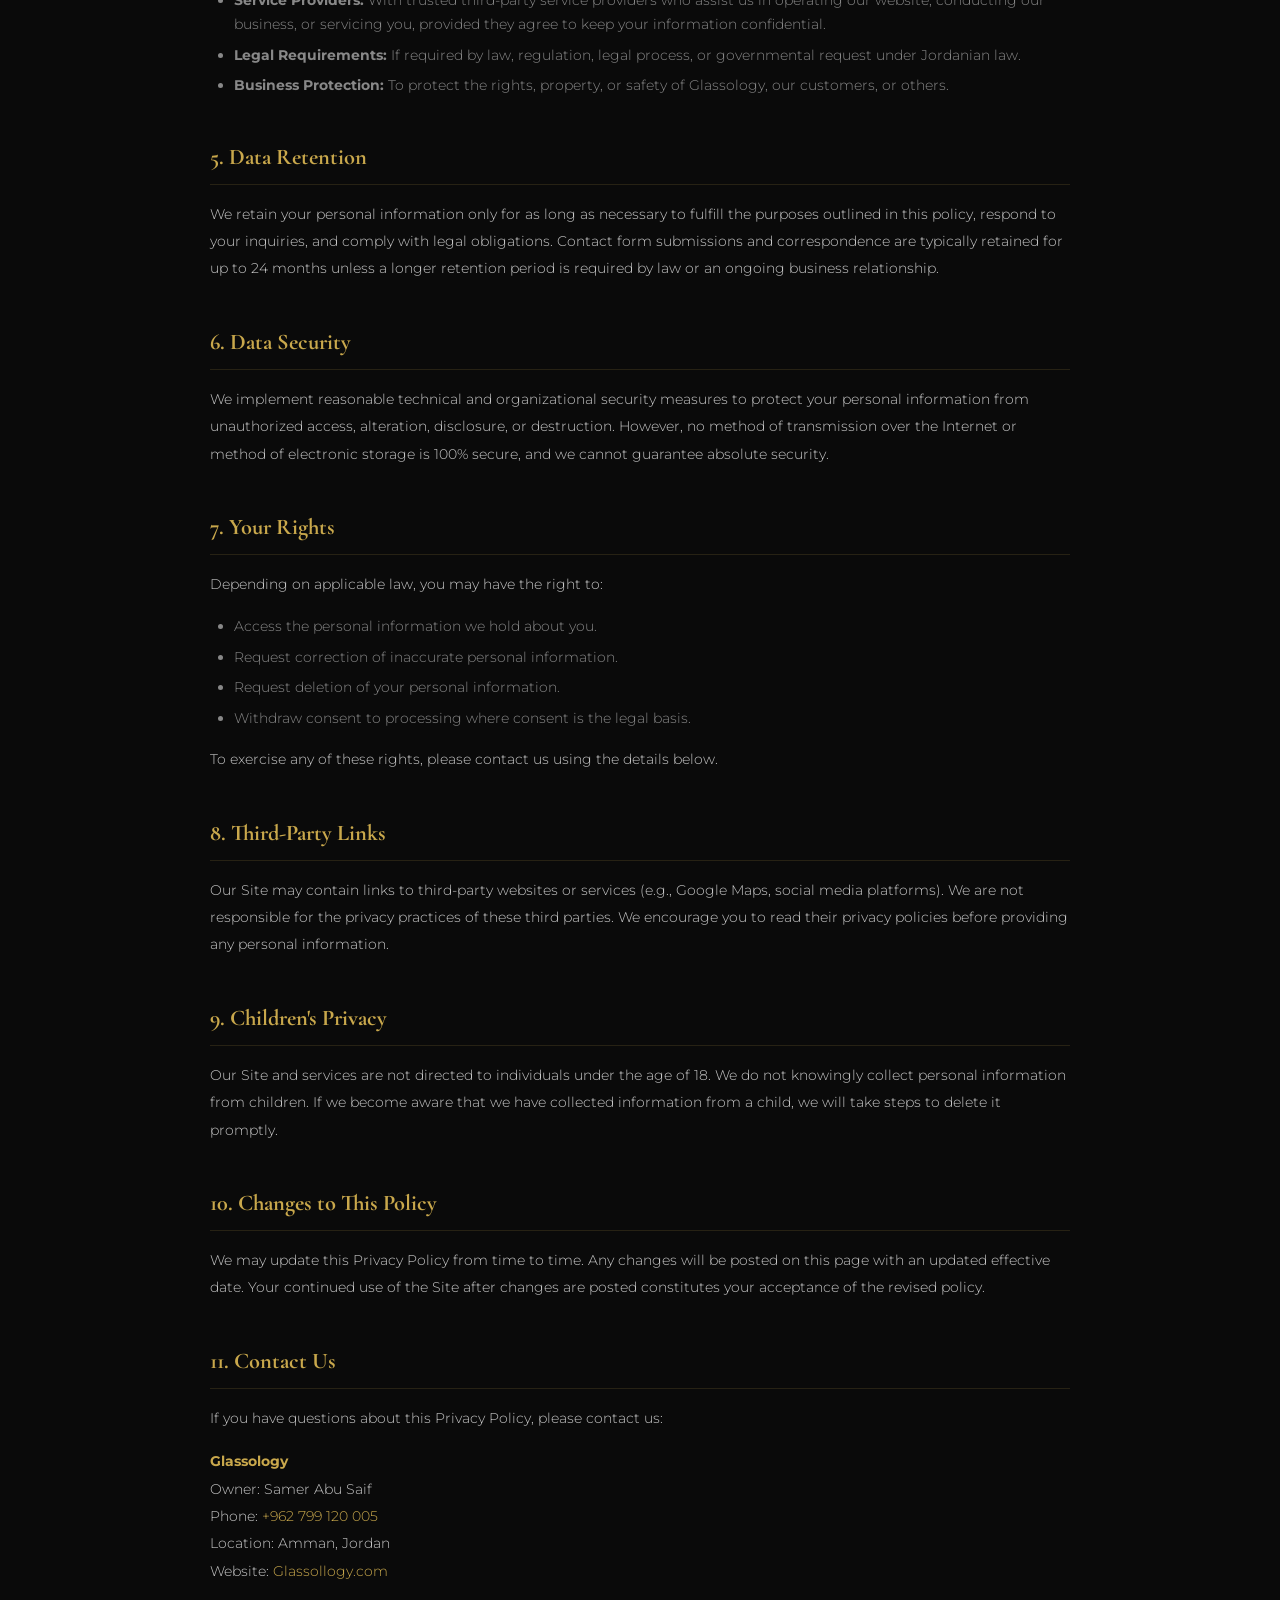
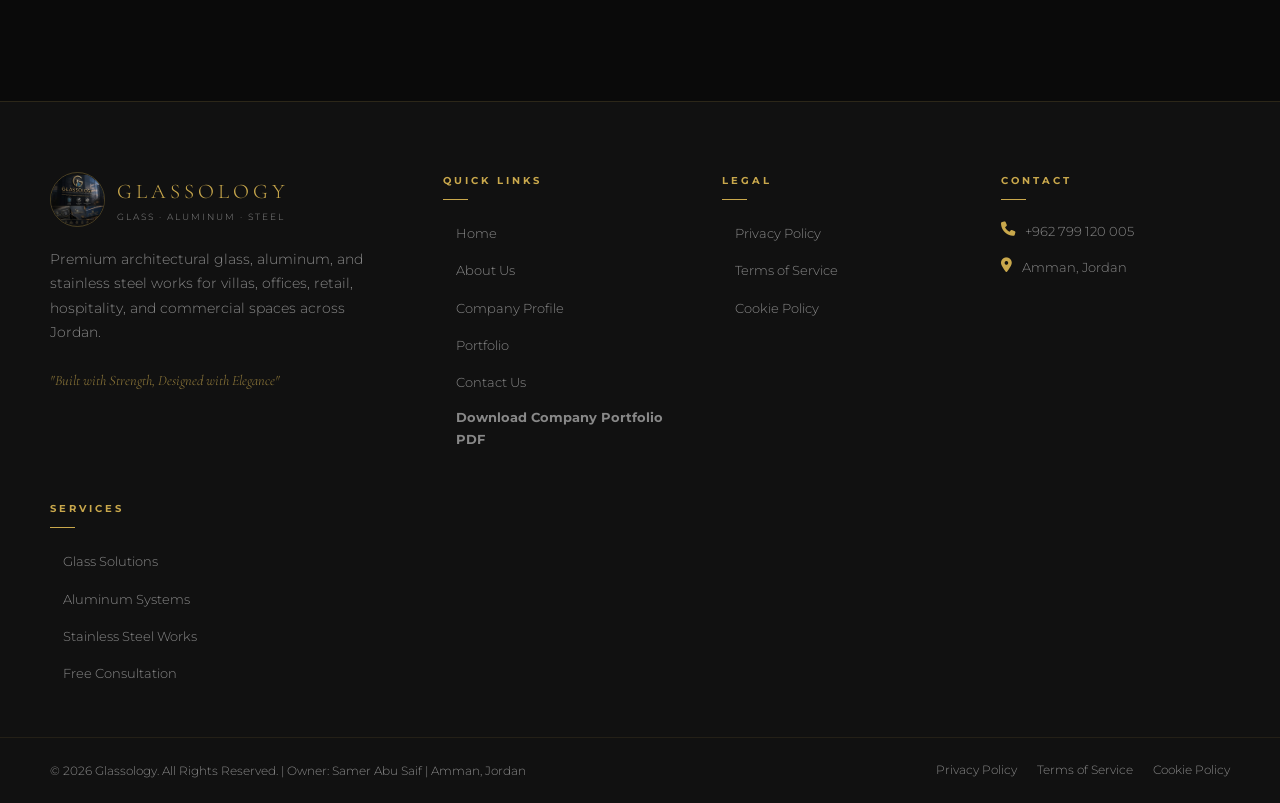
<file: privacy-policy.html>
<!DOCTYPE html>
<html dir="ltr" lang="en">
<head>
<meta charset="utf-8"/>
<meta content="width=device-width, initial-scale=1.0" name="viewport"/>
<meta content="Glassology Privacy Policy — How we collect, use, and protect your personal information." name="description"/>
<meta content="noindex, follow" name="robots"/>
<title>Privacy Policy — Glassology | Glass, Aluminum &amp; Stainless Steel Works</title>
<link href="images/brand/logo.jpeg" rel="icon" type="image/jpeg"/>
<link href="https://fonts.googleapis.com" rel="preconnect"/>
<link crossorigin="" href="https://fonts.gstatic.com" rel="preconnect"/>
<link href="https://fonts.googleapis.com/css2?family=Cormorant+Garamond:ital,wght@0,400;0,600;0,700;1,400&amp;family=Montserrat:wght@300;400;500;600;700&amp;display=swap" rel="stylesheet"/>
<link href="https://cdn.jsdelivr.net/npm/@fortawesome/fontawesome-free@6.5.0/css/all.min.css" rel="stylesheet"/>
<link href="css/style.css" rel="stylesheet"/>
</head>
<body style="cursor: auto;">
<!-- Navbar -->
<div aria-label="Site preferences" class="site-tools"><div aria-label="Language switcher" class="lang-switch"><span aria-current="true" class="lang-option active">EN</span><a class="lang-option" data-lang-url="privacy-policy-ar.html" href="privacy-policy-ar.html">AR</a></div><button aria-label="Toggle light or dark mode" class="theme-toggle" type="button"><i aria-hidden="true" class="fa fa-circle-half-stroke"></i><span class="theme-toggle-label">Light</span></button></div>
<nav aria-label="Main navigation" class="scrolled" id="navbar" role="navigation">
<a aria-label="Glassology Home" class="nav-logo" href="index.html">
<img alt="Glassology Logo" src="images/brand/logo.jpeg"/>
<div class="nav-brand-text">
<span class="nav-brand-name">Glassology</span>
<span class="nav-brand-sub">Glass · Aluminum · Steel</span>
</div>
</a>
<ul class="nav-links" role="list"><li><a class="nav-link" href="index.html">Home</a></li><li><a class="nav-link" href="index.html#about">About</a></li><li><a class="nav-link" href="index.html#portfolio">Portfolio</a></li><li><a class="nav-link" href="glass-solutions.html">Glass</a></li><li><a class="nav-link" href="aluminum-systems.html">Aluminum</a></li><li><a class="nav-link" href="stainless-steel-works.html">Steel</a></li><li><a class="nav-link" href="index.html#contact">Contact</a></li><li><a class="nav-cta" href="index.html#contact">Get a Quote</a></li></ul>
<button aria-label="Toggle mobile menu" class="hamburger"><span></span><span></span><span></span></button>
</nav>
<div aria-hidden="true" class="mobile-menu-overlay"></div>
<nav aria-label="Mobile navigation" class="mobile-menu"><a class="mobile-link" href="index.html"><i aria-hidden="true" class="fa fa-home"></i> Home</a><a class="mobile-link" href="index.html#about"><i aria-hidden="true" class="fa fa-info-circle"></i> About Us</a><a class="mobile-link" href="index.html#portfolio"><i aria-hidden="true" class="fa fa-images"></i> Portfolio</a><a class="mobile-link" href="glass-solutions.html"><i aria-hidden="true" class="fa fa-window-maximize"></i> Glass Solutions</a><a class="mobile-link" href="aluminum-systems.html"><i aria-hidden="true" class="fa fa-border-all"></i> Aluminum Systems</a><a class="mobile-link" href="stainless-steel-works.html"><i aria-hidden="true" class="fa fa-grip-lines"></i> Stainless Steel Works</a><a class="mobile-link" href="index.html#contact"><i aria-hidden="true" class="fa fa-envelope"></i> Contact</a><a class="mobile-cta" href="index.html#contact">Get a Free Quote</a></nav>
<!-- Hero -->
<div class="legal-hero">
<div class="container">
<span class="section-eyebrow">Legal</span>
<h1 class="section-title">Privacy <span>Policy</span></h1>
<p class="legal-effective">Effective Date: April 10, 2026  ·  Website: Glassollogy.com</p>
</div>
</div>
<!-- Content -->
<div class="legal-body">
<div class="container">
<div class="legal-content">
<h2>1. Introduction</h2>
<p>Glassology ("we," "us," or "our"), owned and operated by Samer Abu Saif, is committed to protecting the privacy of visitors to our website Glassollogy.com (the "Site"). This Privacy Policy explains how we collect, use, disclose, and safeguard your information when you visit our Site or contact us through our forms, phone, or messaging services.</p>
<p>By using our Site, you consent to the practices described in this policy.</p>
<h2>2. Information We Collect</h2>
<h3>Information You Provide Directly</h3>
<ul>
<li><strong>Contact Form Data:</strong> Name, email address, phone number, service type of interest, and message content when you submit our contact form.</li>
<li><strong>Phone &amp; WhatsApp:</strong> If you contact us via phone or WhatsApp at +962 799 120 005, we may retain your phone number and conversation details for the purpose of responding to your inquiry.</li>
<li><strong>Email Correspondence:</strong> If you email us, we retain your email address and the content of your correspondence.</li>
</ul>
<h3>Information Collected Automatically</h3>
<ul>
<li><strong>Usage Data:</strong> Browser type, operating system, pages visited, time and date of visit, time spent on pages, and referring website.</li>
<li><strong>Cookies &amp; Similar Technologies:</strong> We may use cookies, pixels, and similar tracking technologies to improve your experience. See our <a href="cookie-policy.html" style="color:var(--gold-primary)">Cookie Policy</a> for details.</li>
<li><strong>IP Address:</strong> Collected automatically by our hosting provider for security and analytics purposes.</li>
</ul>
<h2>3. How We Use Your Information</h2>
<p>We use collected information for the following purposes:</p>
<ul>
<li>To respond to your inquiries and provide requested quotes or information about our glass, aluminum, and stainless steel services.</li>
<li>To improve and optimize our website performance and user experience.</li>
<li>To communicate with you regarding your projects or our services.</li>
<li>To comply with legal obligations under the laws of the Hashemite Kingdom of Jordan.</li>
<li>To protect our rights, property, and safety.</li>
</ul>
<h2>4. Information Sharing &amp; Disclosure</h2>
<p>We do not sell, rent, or trade your personal information to third parties. We may share your information only in the following circumstances:</p>
<ul>
<li><strong>Service Providers:</strong> With trusted third-party service providers who assist us in operating our website, conducting our business, or servicing you, provided they agree to keep your information confidential.</li>
<li><strong>Legal Requirements:</strong> If required by law, regulation, legal process, or governmental request under Jordanian law.</li>
<li><strong>Business Protection:</strong> To protect the rights, property, or safety of Glassology, our customers, or others.</li>
</ul>
<h2>5. Data Retention</h2>
<p>We retain your personal information only for as long as necessary to fulfill the purposes outlined in this policy, respond to your inquiries, and comply with legal obligations. Contact form submissions and correspondence are typically retained for up to 24 months unless a longer retention period is required by law or an ongoing business relationship.</p>
<h2>6. Data Security</h2>
<p>We implement reasonable technical and organizational security measures to protect your personal information from unauthorized access, alteration, disclosure, or destruction. However, no method of transmission over the Internet or method of electronic storage is 100% secure, and we cannot guarantee absolute security.</p>
<h2>7. Your Rights</h2>
<p>Depending on applicable law, you may have the right to:</p>
<ul>
<li>Access the personal information we hold about you.</li>
<li>Request correction of inaccurate personal information.</li>
<li>Request deletion of your personal information.</li>
<li>Withdraw consent to processing where consent is the legal basis.</li>
</ul>
<p>To exercise any of these rights, please contact us using the details below.</p>
<h2>8. Third-Party Links</h2>
<p>Our Site may contain links to third-party websites or services (e.g., Google Maps, social media platforms). We are not responsible for the privacy practices of these third parties. We encourage you to read their privacy policies before providing any personal information.</p>
<h2>9. Children's Privacy</h2>
<p>Our Site and services are not directed to individuals under the age of 18. We do not knowingly collect personal information from children. If we become aware that we have collected information from a child, we will take steps to delete it promptly.</p>
<h2>10. Changes to This Policy</h2>
<p>We may update this Privacy Policy from time to time. Any changes will be posted on this page with an updated effective date. Your continued use of the Site after changes are posted constitutes your acceptance of the revised policy.</p>
<h2>11. Contact Us</h2>
<p>If you have questions about this Privacy Policy, please contact us:</p>
<p>
<strong style="color:var(--gold-primary)">Glassology</strong><br/>
          Owner: Samer Abu Saif<br/>
          Phone: <a href="tel:+962799120005" style="color:var(--gold-primary)">+962 799 120 005</a><br/>
          Location: Amman, Jordan<br/>
          Website: <a href="https://glassollogy.com" style="color:var(--gold-primary)">Glassollogy.com</a>
</p>
</div>
</div>
</div>
<!-- Footer -->
<footer aria-label="Site footer">
<div class="container">
<div class="footer-grid">
<div class="footer-brand">
<div class="footer-logo-wrap">
<img alt="Glassology Logo" class="footer-logo" src="images/brand/logo.jpeg"/>
<div>
<div class="footer-brand-name">Glassology</div>
<div class="footer-brand-sub">Glass · Aluminum · Steel</div>
</div>
</div>
<p class="footer-desc">Premium architectural glass, aluminum, and stainless steel works for villas, offices, retail, hospitality, and commercial spaces across Jordan.</p><p class="footer-tagline">"Built with Strength, Designed with Elegance"</p>
</div>
<div>
<h3 class="footer-col-title">Quick Links</h3>
<ul class="footer-links"><li><a class="footer-link" href="index.html">Home</a></li><li><a class="footer-link" href="index.html#about">About Us</a></li><li><a class="footer-link" href="index.html#company-profile">Company Profile</a></li><li><a class="footer-link" href="index.html#portfolio">Portfolio</a></li><li><a class="footer-link" href="index.html#contact">Contact Us</a></li><li><a class="footer-link footer-link-download" download="" href="downloads/glassology-company-portfolio.pdf">Download Company Portfolio PDF</a></li></ul>
</div>
<div>
<h3 class="footer-col-title">Legal</h3>
<ul class="footer-links"><li><a class="footer-link" href="privacy-policy.html">Privacy Policy</a></li><li><a class="footer-link" href="terms-of-service.html">Terms of Service</a></li><li><a class="footer-link" href="cookie-policy.html">Cookie Policy</a></li></ul>
</div>
<div>
<h3 class="footer-col-title">Contact</h3>
<div class="footer-contact-item"><i class="fa fa-phone footer-contact-icon"></i><a href="tel:+962799120005">+962 799 120 005</a></div>
<div class="footer-contact-item"><i class="fa fa-map-marker-alt footer-contact-icon"></i><span>Amman, Jordan</span></div>
</div>
<div><h3 class="footer-col-title">Services</h3><ul class="footer-links"><li><a class="footer-link" href="glass-solutions.html">Glass Solutions</a></li><li><a class="footer-link" href="aluminum-systems.html">Aluminum Systems</a></li><li><a class="footer-link" href="stainless-steel-works.html">Stainless Steel Works</a></li><li><a class="footer-link" href="index.html#contact">Free Consultation</a></li></ul></div></div>
</div>
<div class="footer-bottom">
<div class="container">
<div class="footer-bottom-inner">
<p class="footer-copy">© 2026 Glassology. All Rights Reserved. | Owner: Samer Abu Saif | Amman, Jordan</p>
<div class="footer-legal-links">
<a class="footer-legal-link" href="privacy-policy.html">Privacy Policy</a>
<a class="footer-legal-link" href="terms-of-service.html">Terms of Service</a>
<a class="footer-legal-link" href="cookie-policy.html">Cookie Policy</a>
</div>
</div>
</div>
</div>
</footer>
<a aria-label="WhatsApp" class="whatsapp-float" href="https://api.whatsapp.com/send?phone=962799120005&amp;text=Hello%20Glassology%2C%20I%20want%20to%20ask%20about%20a%20project." rel="noopener noreferrer" target="_blank"><i class="fab fa-whatsapp"></i></a>
<button aria-label="Back to top" class="back-to-top"><i class="fa fa-chevron-up"></i></button>
<script src="js/main.js"></script></body>
</html>
</file>
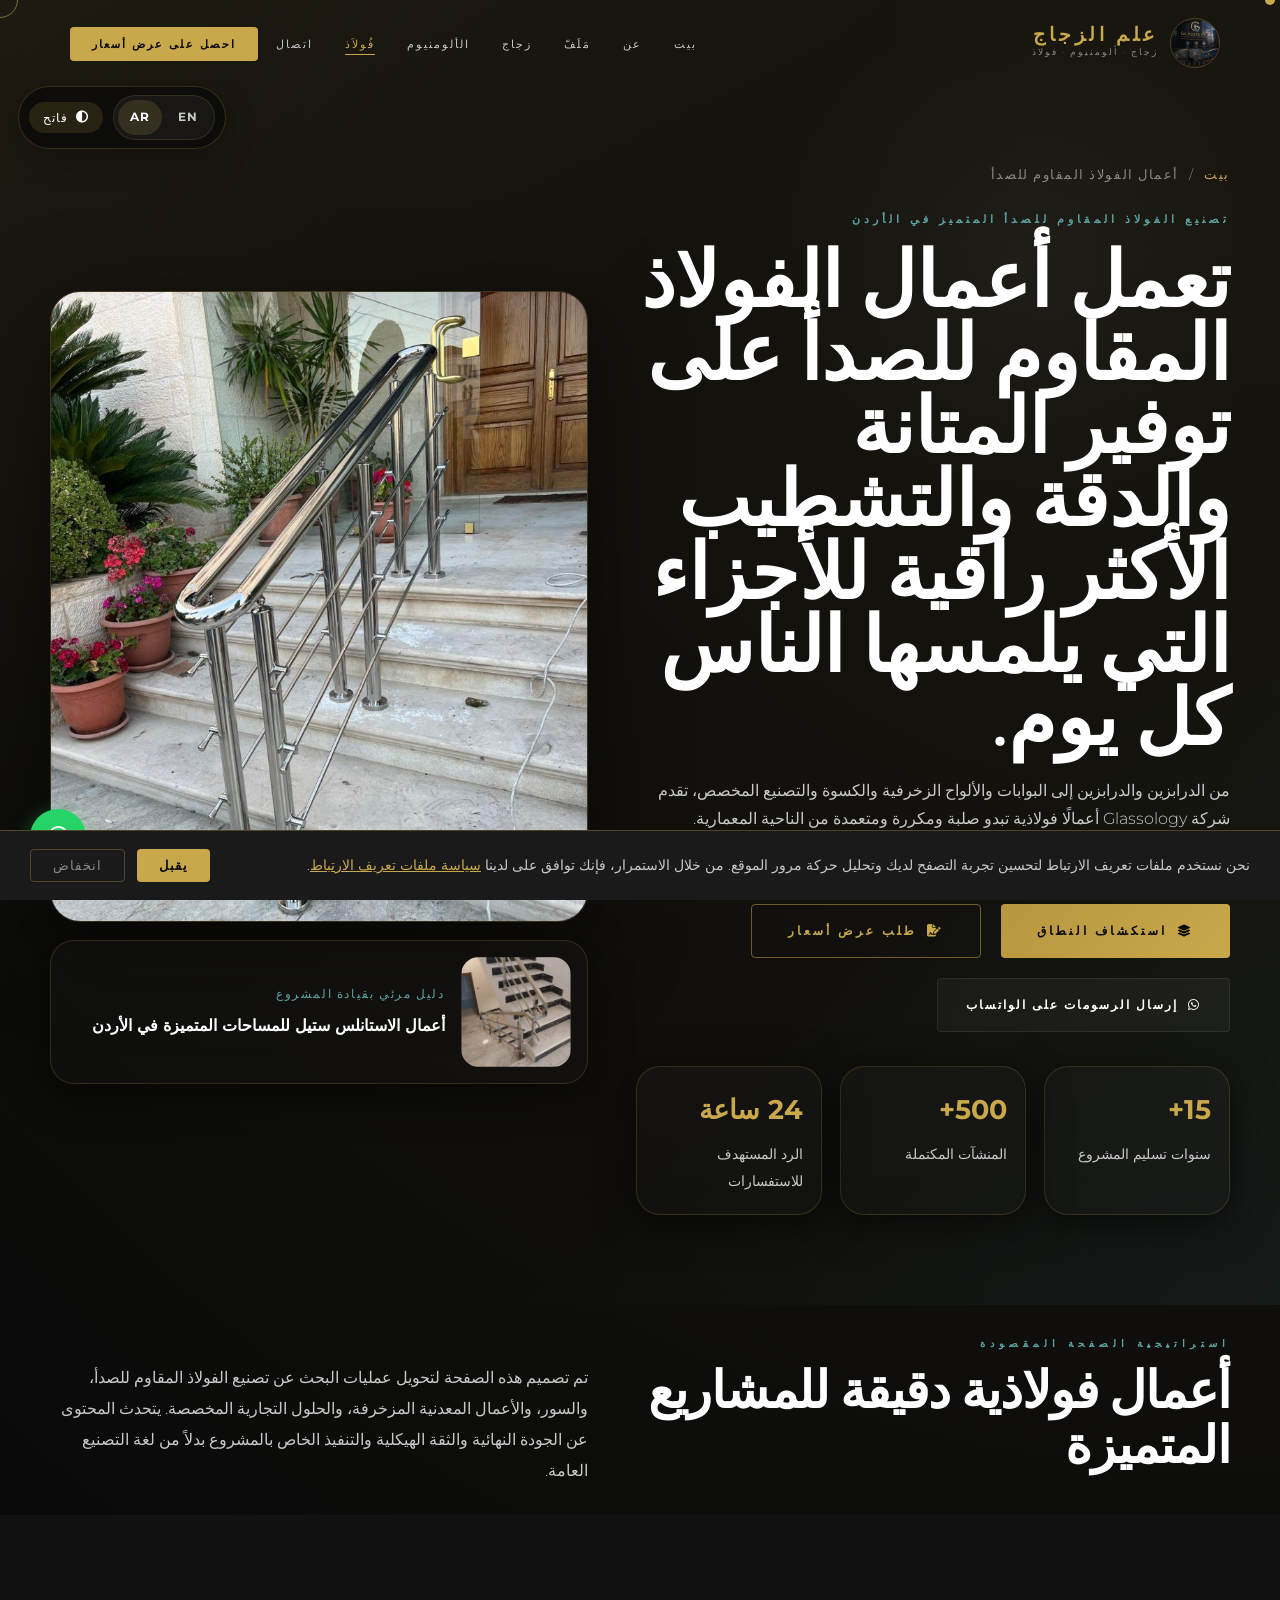
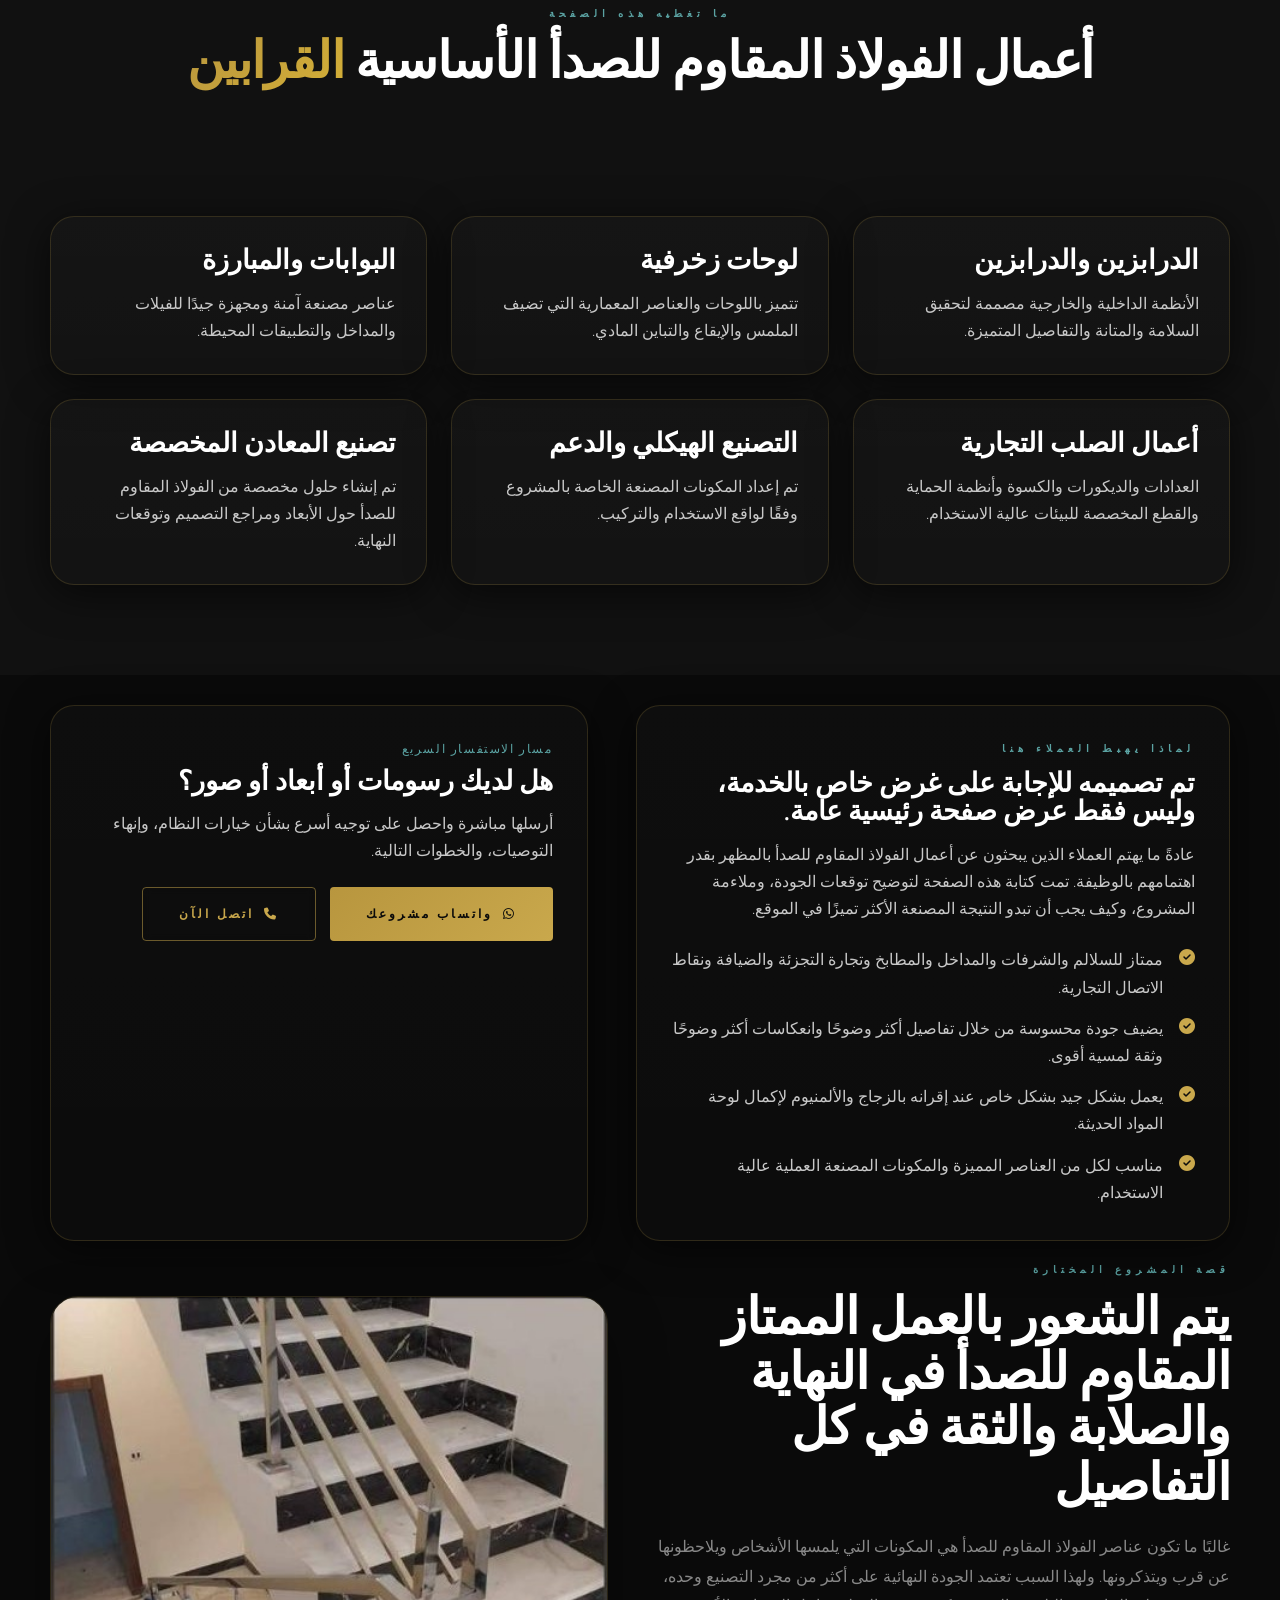
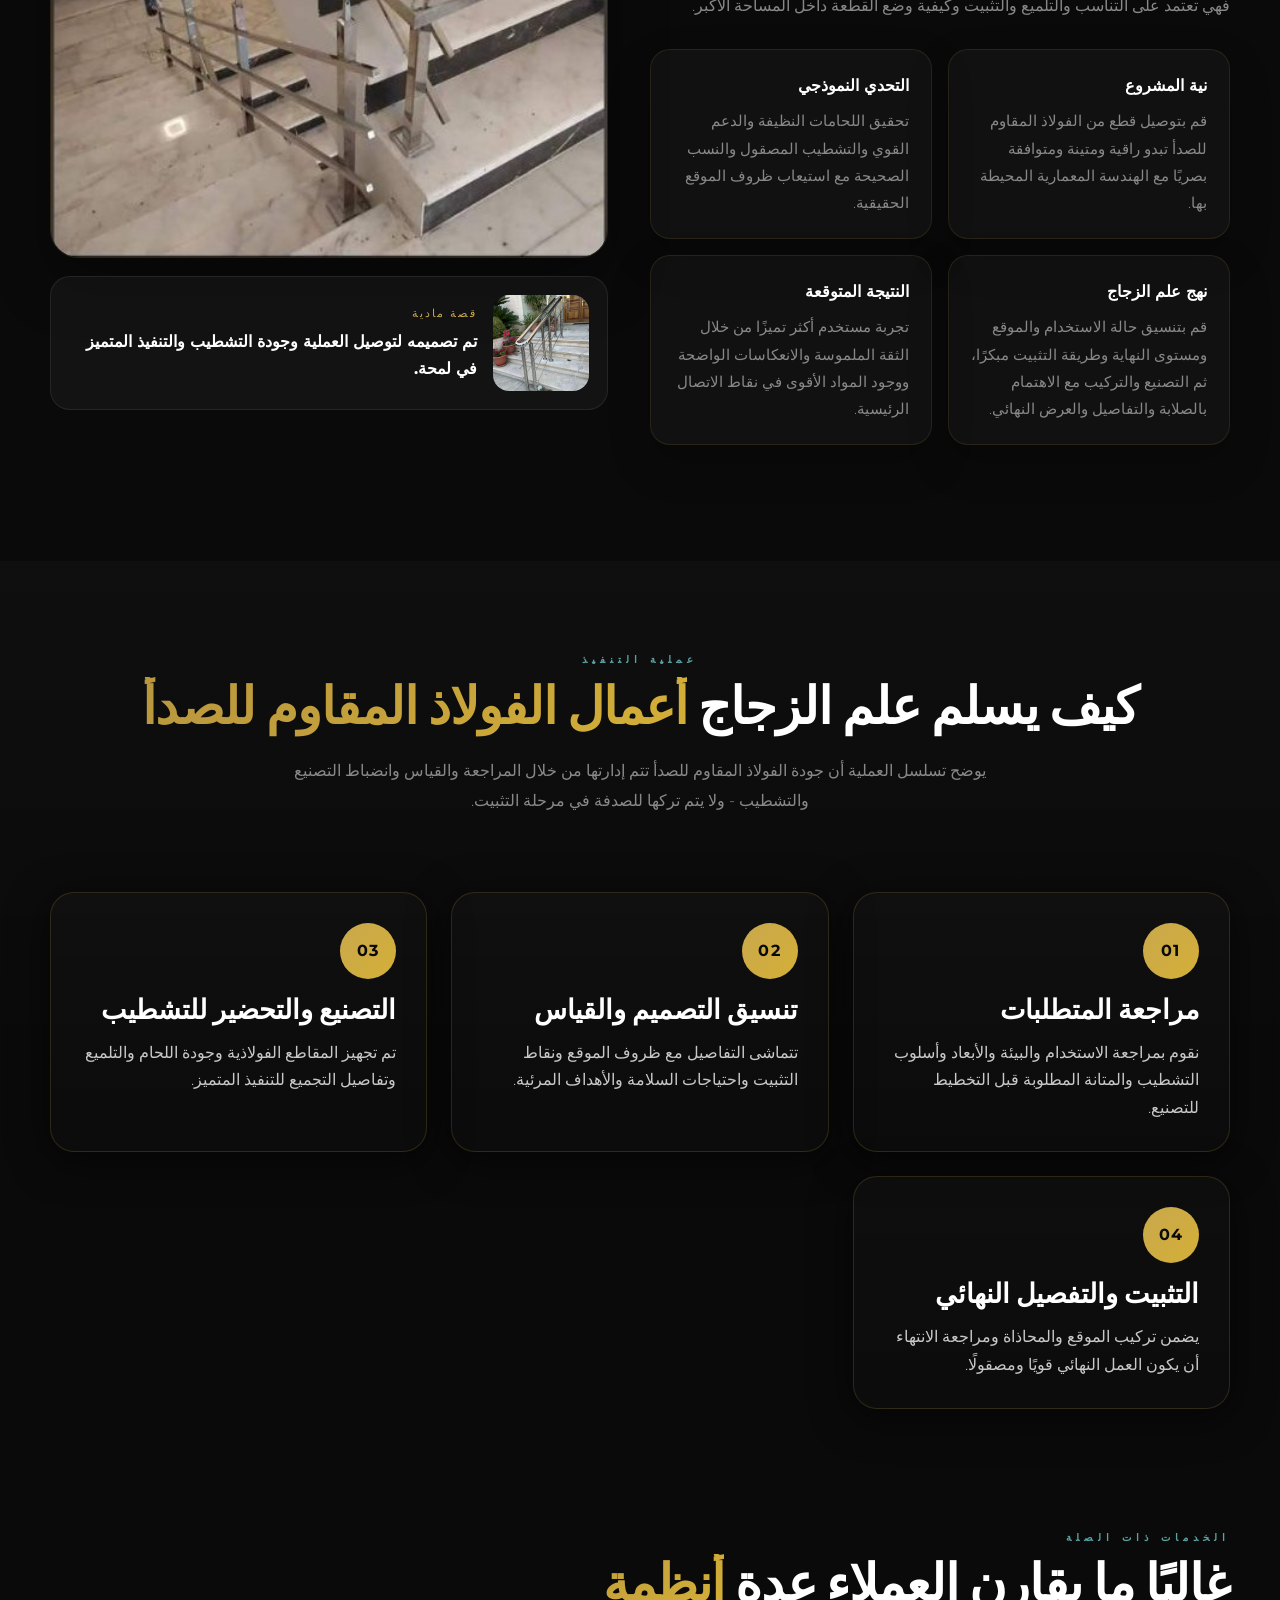
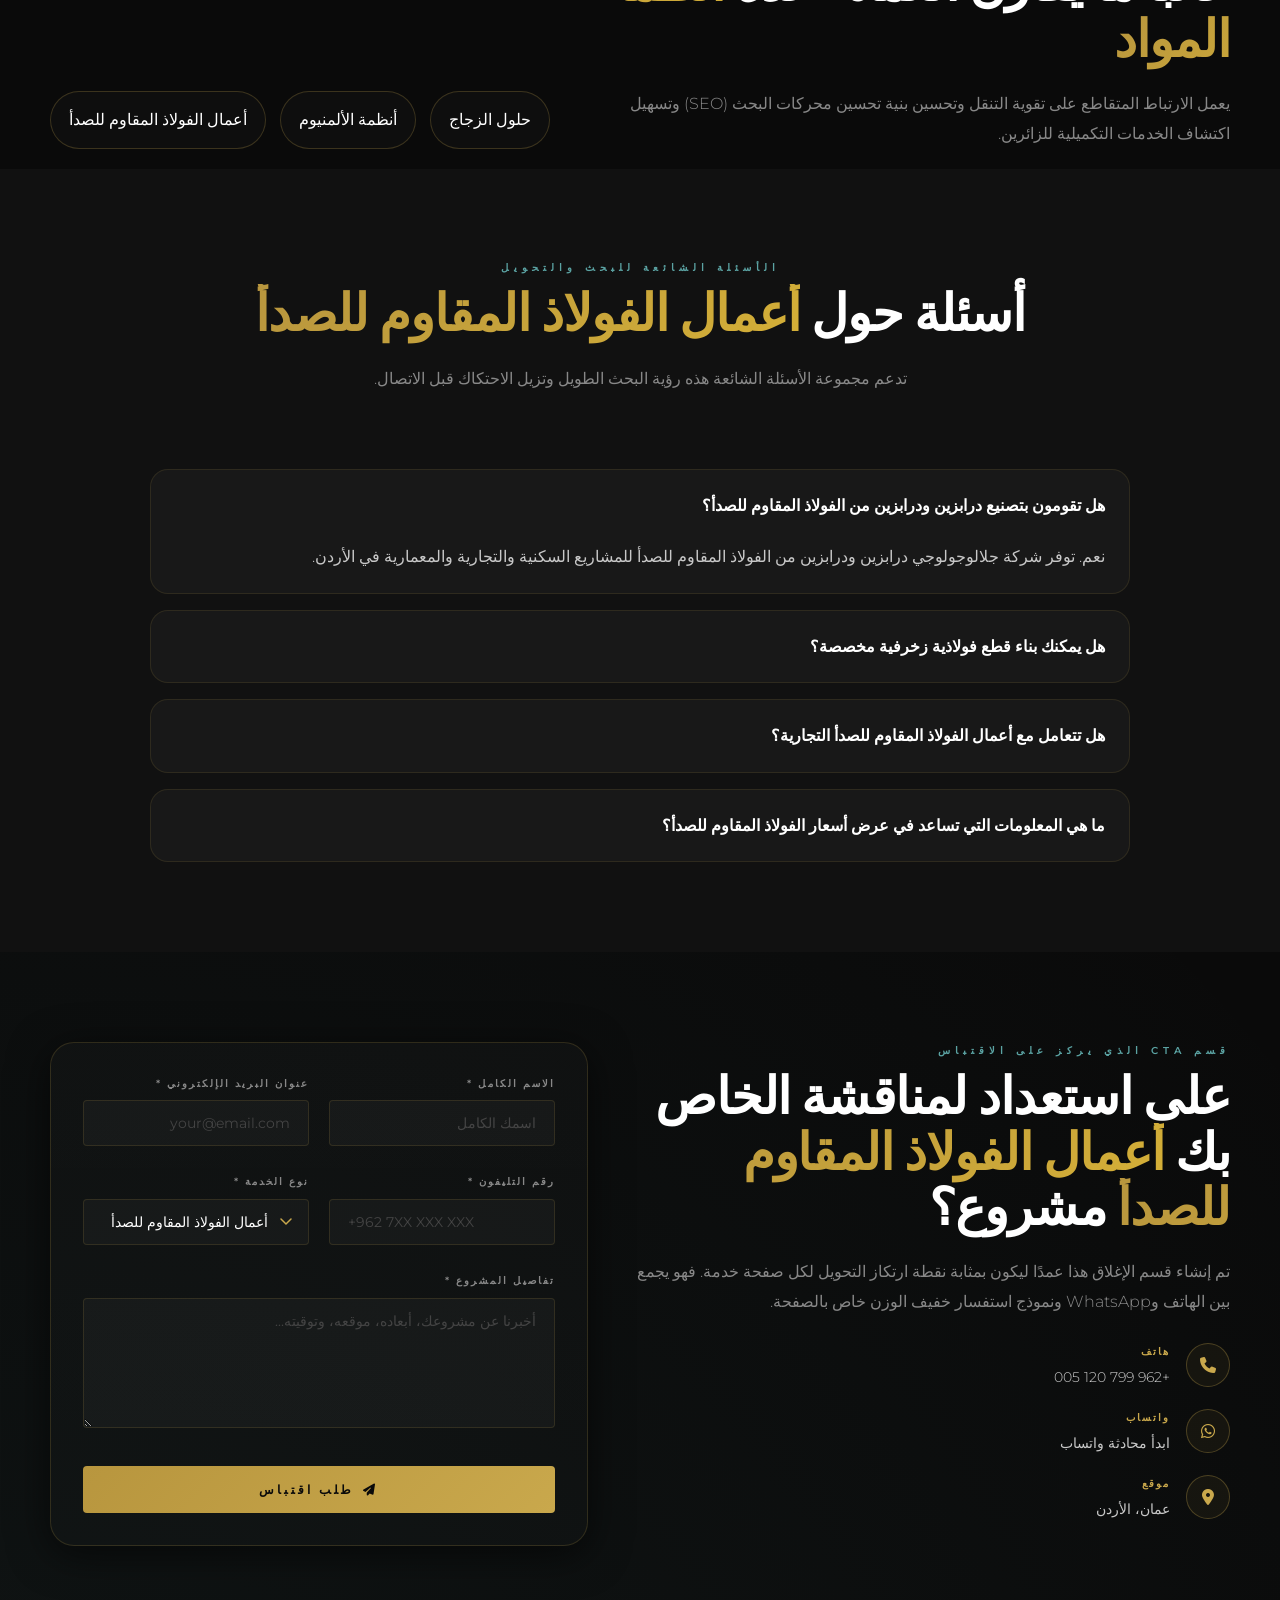
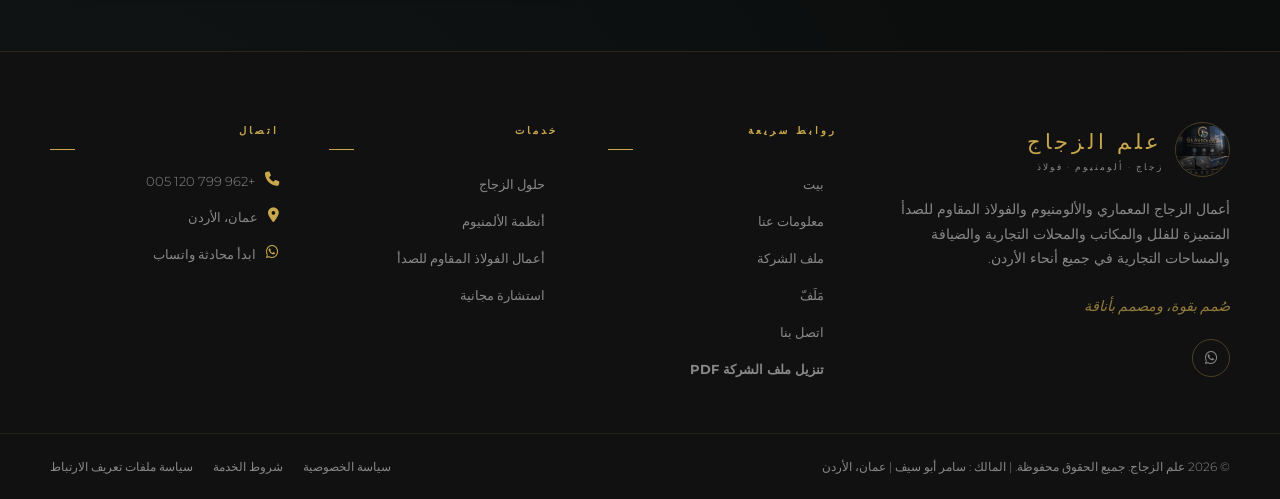
<file: stainless-steel-works-ar.html>
<!DOCTYPE html>
<html dir="rtl" lang="ar">
<head>
<meta charset="utf-8"/>
<meta content="width=device-width, initial-scale=1.0" name="viewport"/>
<meta content="أعمال الفولاذ المقاوم للصدأ المتميزة في عمان، الأردن من شركة جلالوجولوجي - الدرابزين، والدرابزين، والألواح الزخرفية، والبوابات، والأسوار، وأعمال الفولاذ التجارية، والتصنيع المخصص للمساحات الحديثة." name="description"/>
<meta content="index, follow" name="robots"/>
<link href="https://glassollogy.com/stainless-steel-works.html" rel="canonical"/>
<meta content="#0A0A0A" name="theme-color"/>
<meta content="أعمال الاستانلس ستيل | علم الزجاج" property="og:title"/>
<meta content="الدرابزين والدرابزين والألواح الزخرفية والبوابات والأسوار وأعمال الفولاذ التجارية وتصنيع الفولاذ المقاوم للصدأ حسب الطلب في الأردن." property="og:description"/>
<meta content="website" property="og:type"/>
<meta content="https://glassollogy.com/stainless-steel-works.html" property="og:url"/>
<meta content="https://glassollogy.com/images/brand/logo.jpeg" property="og:image"/>
<meta content="en_US" property="og:locale"/>
<meta content="summary_large_image" name="twitter:card"/>
<meta content="أعمال الاستانلس ستيل | علم الزجاج" name="twitter:title"/>
<meta content="الدرابزين والدرابزين والألواح الزخرفية والبوابات والأسوار وأعمال الفولاذ التجارية وتصنيع الفولاذ المقاوم للصدأ حسب الطلب في الأردن." name="twitter:description"/>
<meta content="https://glassollogy.com/images/brand/logo.jpeg" name="twitter:image"/>
<title>أعمال الفولاذ المقاوم للصدأ في عمان، الأردن | درابزين وتكسية وتصنيع حسب الطلب | علم الزجاج</title>
<link href="images/brand/logo.jpeg" rel="icon" type="image/jpeg"/>
<link href="images/brand/logo.jpeg" rel="apple-touch-icon"/>
<link href="https://fonts.googleapis.com" rel="preconnect"/>
<link crossorigin="" href="https://fonts.gstatic.com" rel="preconnect"/>
<link href="https://fonts.googleapis.com/css2?family=Cormorant+Garamond:ital,wght@0,400;0,600;0,700;1,400;1,600&amp;family=Montserrat:wght@300;400;500;600;700&amp;display=swap" rel="stylesheet"/>
<link href="https://cdn.jsdelivr.net/npm/@fortawesome/fontawesome-free@6.5.0/css/all.min.css" rel="stylesheet"/>
<link as="image" href="images/portfolio/5.jpeg" rel="preload"/>
<link href="css/style.css" rel="stylesheet"/>
<script type="application/ld+json">{"@context": "https://schema.org", "@type": "Service", "name": "Glassology Stainless Steel Works", "serviceType": "Stainless Steel Works", "provider": {"@type": "LocalBusiness", "name": "Glassology", "telephone": "+962 799 120 005", "address": {"@type": "PostalAddress", "addressLocality": "Amman", "addressCountry": "JO"}, "url": "https://glassollogy.com"}, "areaServed": "Jordan", "description": "Railings, handrails, gates, decorative panels, commercial steel works, and custom stainless steel fabrication in Jordan.", "url": "https://glassollogy.com/stainless-steel-works.html"}</script>
<script type="application/ld+json">{"@context": "https://schema.org", "@type": "FAQPage", "mainEntity": [{"@type": "Question", "name": "Do you fabricate stainless steel railings and handrails?", "acceptedAnswer": {"@type": "Answer", "text": "Yes. Glassology provides stainless steel railings and handrails for residential, commercial, and architectural projects in Jordan."}}, {"@type": "Question", "name": "Can you build custom decorative steel pieces?", "acceptedAnswer": {"@type": "Answer", "text": "Yes. Decorative panels, feature elements, gates, and custom fabricated solutions are all part of our scope."}}, {"@type": "Question", "name": "Do you handle commercial stainless steel works?", "acceptedAnswer": {"@type": "Answer", "text": "Yes. We produce custom stainless applications for commercial spaces, including practical and decorative fabricated components."}}, {"@type": "Question", "name": "What information helps with a stainless steel quote?", "acceptedAnswer": {"@type": "Answer", "text": "Please share dimensions, reference images or drawings, installation location, finish expectations, and whether the piece is interior or exterior."}}]}</script>
</head>
<body class="service-page-body rtl-page">
<div aria-label="تحميل علم الزجاج" id="loading-screen" role="status">
<div class="loader-logo"><img alt="شعار علم الزجاج" src="images/brand/logo.jpeg"/></div>
<div class="loader-text">علم الزجاج</div>
<div class="loader-bar-wrap"><div class="loader-bar"></div></div>
</div>
<div aria-hidden="true" class="cursor-dot"></div>
<div aria-hidden="true" class="cursor-ring"></div>
<div aria-label="موافقة ملفات تعريف الارتباط" id="cookie-banner" role="dialog">
<p>نحن نستخدم ملفات تعريف الارتباط لتحسين تجربة التصفح لديك وتحليل حركة مرور الموقع. من خلال الاستمرار، فإنك توافق على لدينا <a href="cookie-policy-ar.html">سياسة ملفات تعريف الارتباط</a>.</p>
<div class="cookie-btns">
<button class="cookie-accept" id="cookie-accept">يقبل</button>
<button class="cookie-decline" id="cookie-decline">انخفاض</button>
</div>
</div>
<div aria-label="تفضيلات الموقع" class="site-tools"><div aria-label="محوّل اللغة" class="lang-switch"><a class="lang-option" data-lang-url="stainless-steel-works.html" href="stainless-steel-works.html">EN</a><span aria-current="true" class="lang-option active">AR</span></div><button aria-label="تبديل الوضع الفاتح أو المظلم" class="theme-toggle" type="button"><i aria-hidden="true" class="fa fa-circle-half-stroke"></i><span class="theme-toggle-label">فاتح</span></button></div>
<nav aria-label="الملاحة الرئيسية" id="navbar" role="navigation">
<a aria-label="الصفحة الرئيسية لعلم الزجاج" class="nav-logo" href="index-ar.html">
<img alt="شعار علم الزجاج" src="images/brand/logo.jpeg"/>
<div class="nav-brand-text">
<span class="nav-brand-name">علم الزجاج</span>
<span class="nav-brand-sub">زجاج · ألومنيوم · فولاذ</span>
</div>
</a>
<ul class="nav-links" role="list"><li><a class="nav-link" href="index-ar.html">بيت</a></li><li><a class="nav-link" href="index-ar.html#about">عن</a></li><li><a class="nav-link" href="index-ar.html#portfolio">مَلَفّ</a></li><li><a class="nav-link" href="glass-solutions-ar.html">زجاج</a></li><li><a class="nav-link" href="aluminum-systems-ar.html">الألومنيوم</a></li><li><a class="nav-link active" href="stainless-steel-works-ar.html">فُولاَذ</a></li><li><a class="nav-link" href="index-ar.html#contact">اتصال</a></li><li><a class="nav-cta" href="#service-contact">احصل على عرض أسعار</a></li></ul>
<button aria-expanded="false" aria-label="تبديل قائمة الجوال" class="hamburger"><span></span><span></span><span></span></button>
</nav>
<div aria-hidden="true" class="mobile-menu-overlay"></div>
<nav aria-label="الملاحة المتنقلة" class="mobile-menu"><a class="mobile-link" href="index-ar.html"><i aria-hidden="true" class="fa fa-home"></i> بيت</a><a class="mobile-link" href="index-ar.html#about"><i aria-hidden="true" class="fa fa-info-circle"></i> معلومات عنا</a><a class="mobile-link" href="index-ar.html#portfolio"><i aria-hidden="true" class="fa fa-images"></i> مَلَفّ</a><a class="mobile-link" href="glass-solutions-ar.html"><i aria-hidden="true" class="fa fa-window-maximize"></i> حلول الزجاج</a><a class="mobile-link" href="aluminum-systems-ar.html"><i aria-hidden="true" class="fa fa-border-all"></i> أنظمة الألمنيوم</a><a class="mobile-link" href="stainless-steel-works-ar.html"><i aria-hidden="true" class="fa fa-grip-lines"></i> أعمال الفولاذ المقاوم للصدأ</a><a class="mobile-link" href="index-ar.html#contact"><i aria-hidden="true" class="fa fa-envelope"></i> اتصال</a><a class="mobile-cta" href="#service-contact">احصل على عرض أسعار مجاني</a></nav>
<main>
<section aria-label="بطل أعمال الفولاذ المقاوم للصدأ" class="service-hero">
<div class="service-hero-bg"></div>
<div class="container service-hero-grid">
<div class="service-hero-copy">
<div class="service-breadcrumb"><a href="index-ar.html">بيت</a><span>/</span><span>أعمال الفولاذ المقاوم للصدأ</span></div>
<p class="hero-eyebrow">تصنيع الفولاذ المقاوم للصدأ المتميز في الأردن</p>
<h1 class="service-hero-title">تعمل أعمال الفولاذ المقاوم للصدأ على توفير المتانة والدقة والتشطيب الأكثر راقية للأجزاء التي يلمسها الناس كل يوم.</h1>
<p class="service-hero-lead">من الدرابزين والدرابزين إلى البوابات والألواح الزخرفية والكسوة والتصنيع المخصص، تقدم شركة Glassology أعمالًا فولاذية تبدو صلبة ومكررة ومتعمدة من الناحية المعمارية.</p>
<div class="hero-proof-row">
<span class="hero-proof-pill"><i aria-hidden="true" class="fa fa-check-circle"></i> الدرابزين والدرابزين</span><span class="hero-proof-pill"><i aria-hidden="true" class="fa fa-check-circle"></i> أعمال ديكورية + تجارية</span><span class="hero-proof-pill"><i aria-hidden="true" class="fa fa-check-circle"></i> داخلي · خارجي · تصنيع حسب الطلب</span>
</div>
<div class="hero-buttons hero-buttons-upgraded">
<a class="btn-primary" href="#service-offerings"><i aria-hidden="true" class="fa fa-layer-group"></i> استكشاف النطاق</a>
<a class="btn-secondary" href="#service-contact"><i aria-hidden="true" class="fa fa-file-signature"></i> طلب عرض أسعار</a>
<a class="btn-tertiary" href="https://api.whatsapp.com/send?phone=962799120005&amp;text=Hello%20Glassology%2C%20I%20want%20to%20ask%20about%20a%20project." rel="noopener noreferrer" target="_blank"><i aria-hidden="true" class="fab fa-whatsapp"></i> إرسال الرسومات على الواتساب</a>
</div>
<div class="service-quick-facts">
<div class="service-quick-fact"><strong>15+</strong><span>سنوات تسليم المشروع</span></div>
<div class="service-quick-fact"><strong>500+</strong><span>المنشآت المكتملة</span></div>
<div class="service-quick-fact"><strong>24 ساعة</strong><span>الرد المستهدف للاستفسارات</span></div>
</div>
</div>
<div class="service-hero-visual" data-animate="fade-left">
<div class="service-hero-main-image"><img alt="درابزين خارجي من الفولاذ المقاوم للصدأ من شركة Glassology" src="images/uploads/exterior-stainless-railing.jpg"/></div>
<div class="service-hero-side-card">
<img alt="درابزين داخلي من الفولاذ المقاوم للصدأ من شركة Glassology" src="images/uploads/stair-railing-interior-cropped.jpg"/>
<div>
<span>دليل مرئي بقيادة المشروع</span>
<strong>أعمال الاستانلس ستيل للمساحات المتميزة في الأردن</strong>
</div>
</div>
</div>
</div>
</section>
<section class="service-intro-section">
<div class="container service-intro-grid">
<div>
<span class="section-eyebrow">استراتيجية الصفحة المقصودة</span>
<h2 class="section-title">أعمال فولاذية دقيقة للمشاريع المتميزة</h2>
</div>
<p class="section-desc service-intro-copy">تم تصميم هذه الصفحة لتحويل عمليات البحث عن تصنيع الفولاذ المقاوم للصدأ، والسور، والأعمال المعدنية المزخرفة، والحلول التجارية المخصصة. يتحدث المحتوى عن الجودة النهائية والثقة الهيكلية والتنفيذ الخاص بالمشروع بدلاً من لغة التصنيع العامة.</p>
</div>
</section>
<section aria-label="عروض أعمال الاستانلس ستيل" class="service-offerings-section" id="service-offerings">
<div class="container">
<div class="section-header">
<span class="section-eyebrow" data-animate="fade-up">ما تغطيه هذه الصفحة</span>
<h2 class="section-title" data-animate="fade-up">أعمال الفولاذ المقاوم للصدأ الأساسية <span>القرابين</span></h2>
<p class="section-desc" data-animate="fade-up">تمت كتابة كل كتلة أدناه لدعم أهمية تحسين محركات البحث وتسهيل عملية اتخاذ القرار للمشتري.</p>
</div>
<div class="service-offer-grid" data-stagger="">
<article class="service-offer-card" data-animate="fade-up">
<h3>الدرابزين والدرابزين</h3>
<p>الأنظمة الداخلية والخارجية مصممة لتحقيق السلامة والمتانة والتفاصيل المتميزة.</p>
</article>
<article class="service-offer-card" data-animate="fade-up">
<h3>لوحات زخرفية</h3>
<p>تتميز باللوحات والعناصر المعمارية التي تضيف الملمس والإيقاع والتباين المادي.</p>
</article>
<article class="service-offer-card" data-animate="fade-up">
<h3>البوابات والمبارزة</h3>
<p>عناصر مصنعة آمنة ومجهزة جيدًا للفيلات والمداخل والتطبيقات المحيطة.</p>
</article>
<article class="service-offer-card" data-animate="fade-up">
<h3>أعمال الصلب التجارية</h3>
<p>العدادات والديكورات والكسوة وأنظمة الحماية والقطع المخصصة للبيئات عالية الاستخدام.</p>
</article>
<article class="service-offer-card" data-animate="fade-up">
<h3>التصنيع الهيكلي والدعم</h3>
<p>تم إعداد المكونات المصنعة الخاصة بالمشروع وفقًا لواقع الاستخدام والتركيب.</p>
</article>
<article class="service-offer-card" data-animate="fade-up">
<h3>تصنيع المعادن المخصصة</h3>
<p>تم إنشاء حلول مخصصة من الفولاذ المقاوم للصدأ حول الأبعاد ومراجع التصميم وتوقعات النهاية.</p>
</article>
</div>
</div>
</section>
<section class="service-proof-section">
<div class="container service-proof-grid">
<div class="service-proof-card service-proof-copy" data-animate="fade-up">
<span class="section-eyebrow">لماذا يهبط العملاء هنا</span>
<h2>تم تصميمه للإجابة على غرض خاص بالخدمة، وليس فقط عرض صفحة رئيسية عامة.</h2>
<p>عادةً ما يهتم العملاء الذين يبحثون عن أعمال الفولاذ المقاوم للصدأ بالمظهر بقدر اهتمامهم بالوظيفة. تمت كتابة هذه الصفحة لتوضيح توقعات الجودة، وملاءمة المشروع، وكيف يجب أن تبدو النتيجة المصنعة الأكثر تميزًا في الموقع.</p>
<ul class="service-check-list">
<li><i aria-hidden="true" class="fa fa-check-circle"></i><span>ممتاز للسلالم والشرفات والمداخل والمطابخ وتجارة التجزئة والضيافة ونقاط الاتصال التجارية.</span></li>
<li><i aria-hidden="true" class="fa fa-check-circle"></i><span>يضيف جودة محسوسة من خلال تفاصيل أكثر وضوحًا وانعكاسات أكثر وضوحًا وثقة لمسية أقوى.</span></li>
<li><i aria-hidden="true" class="fa fa-check-circle"></i><span>يعمل بشكل جيد بشكل خاص عند إقرانه بالزجاج والألمنيوم لإكمال لوحة المواد الحديثة.</span></li>
<li><i aria-hidden="true" class="fa fa-check-circle"></i><span>مناسب لكل من العناصر المميزة والمكونات المصنعة العملية عالية الاستخدام.</span></li>
</ul>
</div>
<div class="service-proof-card service-proof-cta" data-animate="fade-up">
<span class="service-cta-kicker">مسار الاستفسار السريع</span>
<h3>هل لديك رسومات أو أبعاد أو صور؟</h3>
<p>أرسلها مباشرة واحصل على توجيه أسرع بشأن خيارات النظام، وإنهاء التوصيات، والخطوات التالية.</p>
<div class="service-inline-cta">
<a class="btn-primary" href="https://api.whatsapp.com/send?phone=962799120005&amp;text=Hello%20Glassology%2C%20I%20want%20to%20ask%20about%20a%20project." rel="noopener noreferrer" target="_blank"><i aria-hidden="true" class="fab fa-whatsapp"></i> واتساب مشروعك</a>
<a class="btn-secondary" href="tel:+962799120005"><i aria-hidden="true" class="fa fa-phone"></i> اتصل الآن</a>
</div>
</div>
</div>
</section>
<section class="service-story-section">
<div class="container service-story-grid">
<div class="service-story-copy" data-animate="fade-right">
<span class="section-eyebrow">قصة المشروع المختارة</span>
<h2 class="section-title">يتم الشعور بالعمل الممتاز المقاوم للصدأ في النهاية والصلابة والثقة في كل التفاصيل</h2>
<p class="section-desc service-story-intro">غالبًا ما تكون عناصر الفولاذ المقاوم للصدأ هي المكونات التي يلمسها الأشخاص ويلاحظونها عن قرب ويتذكرونها. ولهذا السبب تعتمد الجودة النهائية على أكثر من مجرد التصنيع وحده، فهي تعتمد على التناسب والتلميع والتثبيت وكيفية وضع القطعة داخل المساحة الأكبر.</p>
<div class="service-story-points" data-stagger="">
<div class="service-story-point" data-animate="fade-up"><strong>نية المشروع</strong><span>قم بتوصيل قطع من الفولاذ المقاوم للصدأ تبدو راقية ومتينة ومتوافقة بصريًا مع الهندسة المعمارية المحيطة بها.</span></div>
<div class="service-story-point" data-animate="fade-up"><strong>التحدي النموذجي</strong><span>تحقيق اللحامات النظيفة والدعم القوي والتشطيب المصقول والنسب الصحيحة مع استيعاب ظروف الموقع الحقيقية.</span></div>
<div class="service-story-point" data-animate="fade-up"><strong>نهج علم الزجاج</strong><span>قم بتنسيق حالة الاستخدام والموقع ومستوى النهاية وطريقة التثبيت مبكرًا، ثم التصنيع والتركيب مع الاهتمام بالصلابة والتفاصيل والعرض النهائي.</span></div>
<div class="service-story-point" data-animate="fade-up"><strong>النتيجة المتوقعة</strong><span>تجربة مستخدم أكثر تميزًا من خلال الثقة الملموسة والانعكاسات الواضحة ووجود المواد الأقوى في نقاط الاتصال الرئيسية.</span></div>
</div>
</div>
<div class="service-story-visual" data-animate="fade-left">
<div class="service-story-main"><img alt="تفاصيل درابزين الدرج الداخلي المصنوع من الفولاذ المقاوم للصدأ" src="images/uploads/stair-railing-interior-cropped.jpg"/></div>
<div class="service-story-card"><img alt="تفاصيل الدرابزين الخارجي من الفولاذ المقاوم للصدأ" src="images/uploads/exterior-stainless-railing.jpg"/><div><span>قصة مادية</span><strong>تم تصميمه لتوصيل العملية وجودة التشطيب والتنفيذ المتميز في لمحة.</strong></div></div>
</div>
</div>
</section>
<section aria-label="عملية أعمال الفولاذ المقاوم للصدأ" class="service-process-section">
<div class="container">
<div class="section-header">
<span class="section-eyebrow" data-animate="fade-up">عملية التنفيذ</span>
<h2 class="section-title" data-animate="fade-up">كيف يسلم علم الزجاج <span>أعمال الفولاذ المقاوم للصدأ</span></h2>
<p class="section-desc" data-animate="fade-up">يوضح تسلسل العملية أن جودة الفولاذ المقاوم للصدأ تتم إدارتها من خلال المراجعة والقياس وانضباط التصنيع والتشطيب - ولا يتم تركها للصدفة في مرحلة التثبيت.</p>
</div>
<div class="service-process-grid" data-stagger="">
<div class="service-process-step" data-animate="fade-up">
<span class="service-process-count">01</span>
<h3>مراجعة المتطلبات</h3>
<p>نقوم بمراجعة الاستخدام والبيئة والأبعاد وأسلوب التشطيب والمتانة المطلوبة قبل التخطيط للتصنيع.</p>
</div>
<div class="service-process-step" data-animate="fade-up">
<span class="service-process-count">02</span>
<h3>تنسيق التصميم والقياس</h3>
<p>تتماشى التفاصيل مع ظروف الموقع ونقاط التثبيت واحتياجات السلامة والأهداف المرئية.</p>
</div>
<div class="service-process-step" data-animate="fade-up">
<span class="service-process-count">03</span>
<h3>التصنيع والتحضير للتشطيب</h3>
<p>تم تجهيز المقاطع الفولاذية وجودة اللحام والتلميع وتفاصيل التجميع للتنفيذ المتميز.</p>
</div>
<div class="service-process-step" data-animate="fade-up">
<span class="service-process-count">04</span>
<h3>التثبيت والتفصيل النهائي</h3>
<p>يضمن تركيب الموقع والمحاذاة ومراجعة الانتهاء أن يكون العمل النهائي قويًا ومصقولًا.</p>
</div>
</div>
</div>
</section>
<section class="service-crosslinks-section">
<div class="container service-crosslinks-wrap">
<div>
<span class="section-eyebrow">الخدمات ذات الصلة</span>
<h2 class="section-title">غالبًا ما يقارن العملاء عدة <span>أنظمة المواد</span></h2>
<p class="section-desc">يعمل الارتباط المتقاطع على تقوية التنقل وتحسين بنية تحسين محركات البحث (SEO) وتسهيل اكتشاف الخدمات التكميلية للزائرين.</p>
</div>
<div class="service-crosslinks"><a href="glass-solutions-ar.html">حلول الزجاج</a><a href="aluminum-systems-ar.html">أنظمة الألمنيوم</a><a href="stainless-steel-works-ar.html">أعمال الفولاذ المقاوم للصدأ</a></div>
</div>
</section>
<section aria-label="الأسئلة الشائعة حول أعمال الفولاذ المقاوم للصدأ" class="service-faq-section">
<div class="container">
<div class="section-header">
<span class="section-eyebrow" data-animate="fade-up">الأسئلة الشائعة للبحث والتحويل</span>
<h2 class="section-title" data-animate="fade-up">أسئلة حول <span>أعمال الفولاذ المقاوم للصدأ</span></h2>
<p class="section-desc" data-animate="fade-up">تدعم مجموعة الأسئلة الشائعة هذه رؤية البحث الطويل وتزيل الاحتكاك قبل الاتصال.</p>
</div>
<div class="faq-grid" data-stagger="">
<details class="faq-item" data-animate="fade-up" open="">
<summary>هل تقومون بتصنيع درابزين ودرابزين من الفولاذ المقاوم للصدأ؟</summary>
<p>نعم. توفر شركة جلالوجولوجي درابزين ودرابزين من الفولاذ المقاوم للصدأ للمشاريع السكنية والتجارية والمعمارية في الأردن.</p>
</details>
<details class="faq-item" data-animate="fade-up">
<summary>هل يمكنك بناء قطع فولاذية زخرفية مخصصة؟</summary>
<p>نعم. تعد اللوحات الزخرفية والعناصر المميزة والبوابات والحلول المصنعة حسب الطلب جزءًا من نطاقنا.</p>
</details>
<details class="faq-item" data-animate="fade-up">
<summary>هل تتعامل مع أعمال الفولاذ المقاوم للصدأ التجارية؟</summary>
<p>نعم. نحن ننتج تطبيقات مخصصة مقاومة للصدأ للمساحات التجارية، بما في ذلك المكونات المصنعة العملية والزخرفية.</p>
</details>
<details class="faq-item" data-animate="fade-up">
<summary>ما هي المعلومات التي تساعد في عرض أسعار الفولاذ المقاوم للصدأ؟</summary>
<p>يرجى مشاركة الأبعاد والصور المرجعية أو الرسومات وموقع التثبيت وتوقعات النهاية وما إذا كانت القطعة داخلية أم خارجية.</p>
</details>
</div>
</div>
</section>
<section aria-label="تواصل معنا بخصوص أعمال الاستانلس ستيل" class="service-contact-section" id="service-contact">
<div class="container service-contact-grid">
<div class="service-contact-copy" data-animate="fade-up">
<span class="section-eyebrow">قسم CTA الذي يركز على الاقتباس</span>
<h2 class="section-title">على استعداد لمناقشة الخاص بك <span>أعمال الفولاذ المقاوم للصدأ</span> مشروع؟</h2>
<p class="section-desc">تم إنشاء قسم الإغلاق هذا عمدًا ليكون بمثابة نقطة ارتكاز التحويل لكل صفحة خدمة. فهو يجمع بين الهاتف وWhatsApp ونموذج استفسار خفيف الوزن خاص بالصفحة.</p>
<div class="contact-details service-contact-details">
<div class="contact-detail-item"><div aria-hidden="true" class="contact-detail-icon"><i class="fa fa-phone"></i></div><div><div class="contact-detail-label">هاتف</div><div class="contact-detail-value"><a href="tel:+962799120005">+962 799 120 005</a></div></div></div>
<div class="contact-detail-item"><div aria-hidden="true" class="contact-detail-icon"><i class="fab fa-whatsapp"></i></div><div><div class="contact-detail-label">واتساب</div><div class="contact-detail-value"><a href="https://api.whatsapp.com/send?phone=962799120005&amp;text=Hello%20Glassology%2C%20I%20want%20to%20ask%20about%20a%20project." rel="noopener noreferrer" target="_blank">ابدأ محادثة واتساب</a></div></div></div>
<div class="contact-detail-item"><div aria-hidden="true" class="contact-detail-icon"><i class="fa fa-map-marker-alt"></i></div><div><div class="contact-detail-label">موقع</div><div class="contact-detail-value">عمان، الأردن</div></div></div>
</div>
</div>
<div class="contact-form-wrap service-contact-form" data-animate="fade-up">
<form aria-label="نموذج الاتصال لأعمال الفولاذ المقاوم للصدأ" id="contact-form" novalidate="">
<div class="form-row">
<div class="form-group">
<label class="form-label" for="name">الاسم الكامل *</label>
<input class="form-input" id="name" name="name" placeholder="اسمك الكامل" required="" type="text"/>
<span aria-live="polite" class="form-error" role="alert"></span>
</div>
<div class="form-group">
<label class="form-label" for="email">عنوان البريد الإلكتروني *</label>
<input class="form-input" id="email" name="email" placeholder="your@email.com" required="" type="email"/>
<span aria-live="polite" class="form-error" role="alert"></span>
</div>
</div>
<div class="form-row">
<div class="form-group">
<label class="form-label" for="phone">رقم التليفون *</label>
<input class="form-input" id="phone" name="phone" placeholder="+962 7XX XXX XXX" required="" type="tel"/>
<span aria-live="polite" class="form-error" role="alert"></span>
</div>
<div class="form-group">
<label class="form-label" for="service">نوع الخدمة *</label>
<select class="form-select" id="service" name="service" required="">
<option value="">اختر خدمة</option>
<option selected="" value="stainless-steel-works">أعمال الفولاذ المقاوم للصدأ</option>
<option value="multiple">خدمات متعددة</option>
<option value="other">أخرى / غير متأكد</option>
</select>
<span aria-live="polite" class="form-error" role="alert"></span>
</div>
</div>
<div class="form-group">
<label class="form-label" for="message">تفاصيل المشروع *</label>
<textarea class="form-textarea" id="message" name="message" placeholder="أخبرنا عن مشروعك، أبعاده، موقعه، وتوقيته..." required=""></textarea>
<span aria-live="polite" class="form-error" role="alert"></span>
</div>
<button class="form-submit" type="submit"><i aria-hidden="true" class="fa fa-paper-plane"></i> طلب اقتباس</button>
</form>
<div aria-live="polite" class="form-success" id="form-success" role="status">
<div aria-hidden="true" class="form-success-icon">✦</div>
<h3 class="form-success-title">تم استلام الاستفسار</h3>
<p class="form-success-text">شكرًا لك. سيقوم فريق علم الزجاج بمراجعة استفسارك عن أعمال الفولاذ المقاوم للصدأ والرد في أسرع وقت ممكن.</p>
</div>
</div>
</div>
</section>
</main>
<a aria-label="تواصل معنا على الواتساب" class="whatsapp-float" href="https://api.whatsapp.com/send?phone=962799120005&amp;text=Hello%20Glassology%2C%20I%20want%20to%20ask%20about%20a%20project." rel="noopener noreferrer" target="_blank"><i aria-hidden="true" class="fab fa-whatsapp"></i></a>
<button aria-label="قم بالتمرير إلى الأعلى" class="back-to-top"><i aria-hidden="true" class="fa fa-chevron-up"></i></button>
<div aria-label="إجراءات اتصال سريعة عبر الهاتف المحمول" class="mobile-sticky-cta">
<a href="tel:+962799120005"><i aria-hidden="true" class="fa fa-phone"></i><span>يتصل</span></a>
<a href="https://api.whatsapp.com/send?phone=962799120005&amp;text=Hello%20Glassology%2C%20I%20want%20to%20ask%20about%20a%20project." rel="noopener noreferrer" target="_blank"><i aria-hidden="true" class="fab fa-whatsapp"></i><span>واتساب</span></a>
<a href="#service-contact"><i aria-hidden="true" class="fa fa-file-signature"></i><span>يقتبس</span></a>
</div>
<footer aria-label="تذييل الموقع">
<div class="container">
<div class="footer-grid">
<div class="footer-brand">
<div class="footer-logo-wrap">
<img alt="شعار علم الزجاج" class="footer-logo" src="images/brand/logo.jpeg"/>
<div>
<div class="footer-brand-name">علم الزجاج</div>
<div class="footer-brand-sub">زجاج · ألومنيوم · فولاذ</div>
</div>
</div>
<p class="footer-desc">أعمال الزجاج المعماري والألومنيوم والفولاذ المقاوم للصدأ المتميزة للفلل والمكاتب والمحلات التجارية والضيافة والمساحات التجارية في جميع أنحاء الأردن.</p>
<p class="footer-tagline">صُمم بقوة، ومصمم بأناقة</p>
<div aria-label="روابط وسائل التواصل الاجتماعي" class="footer-social">
<a aria-label="واتساب" href="https://api.whatsapp.com/send?phone=962799120005&amp;text=Hello%20Glassology%2C%20I%20want%20to%20ask%20about%20a%20project." rel="noopener noreferrer" target="_blank"><i aria-hidden="true" class="fab fa-whatsapp"></i></a>
</div>
</div>
<div>
<h3 class="footer-col-title">روابط سريعة</h3>
<ul class="footer-links" role="list"><li><a class="footer-link" href="index-ar.html">بيت</a></li><li><a class="footer-link" href="index-ar.html#about">معلومات عنا</a></li><li><a class="footer-link" href="index-ar.html#company-profile">ملف الشركة</a></li><li><a class="footer-link" href="index-ar.html#portfolio">مَلَفّ</a></li><li><a class="footer-link" href="index-ar.html#contact">اتصل بنا</a></li><li><a class="footer-link footer-link-download" download="" href="downloads/glassology-company-portfolio.pdf">تنزيل ملف الشركة PDF</a></li></ul>
</div>
<div>
<h3 class="footer-col-title">خدمات</h3>
<ul class="footer-links" role="list"><li><a class="footer-link" href="glass-solutions-ar.html">حلول الزجاج</a></li><li><a class="footer-link" href="aluminum-systems-ar.html">أنظمة الألمنيوم</a></li><li><a class="footer-link" href="stainless-steel-works-ar.html">أعمال الفولاذ المقاوم للصدأ</a></li><li><a class="footer-link" href="index-ar.html#contact">استشارة مجانية</a></li></ul>
</div>
<div>
<h3 class="footer-col-title">اتصال</h3>
<div class="footer-contact-item"><i aria-hidden="true" class="fa fa-phone footer-contact-icon"></i><a href="tel:+962799120005">+962 799 120 005</a></div>
<div class="footer-contact-item"><i aria-hidden="true" class="fa fa-map-marker-alt footer-contact-icon"></i><span>عمان، الأردن</span></div>
<div class="footer-contact-item"><i aria-hidden="true" class="fab fa-whatsapp footer-contact-icon"></i><a href="https://api.whatsapp.com/send?phone=962799120005&amp;text=Hello%20Glassology%2C%20I%20want%20to%20ask%20about%20a%20project." rel="noopener noreferrer" target="_blank">ابدأ محادثة واتساب</a></div>
</div>
</div>
</div>
<div class="footer-bottom">
<div class="container">
<div class="footer-bottom-inner">
<p class="footer-copy">© 2026 علم الزجاج. جميع الحقوق محفوظة. | المالك : سامر أبو سيف | عمان، الأردن</p>
<div class="footer-legal-links">
<a class="footer-legal-link" href="privacy-policy-ar.html">سياسة الخصوصية</a>
<a class="footer-legal-link" href="terms-of-service-ar.html">شروط الخدمة</a>
<a class="footer-legal-link" href="cookie-policy-ar.html">سياسة ملفات تعريف الارتباط</a>
</div>
</div>
</div>
</div>
</footer>
<script src="js/main.js"></script>
</body>
</html>
</file>
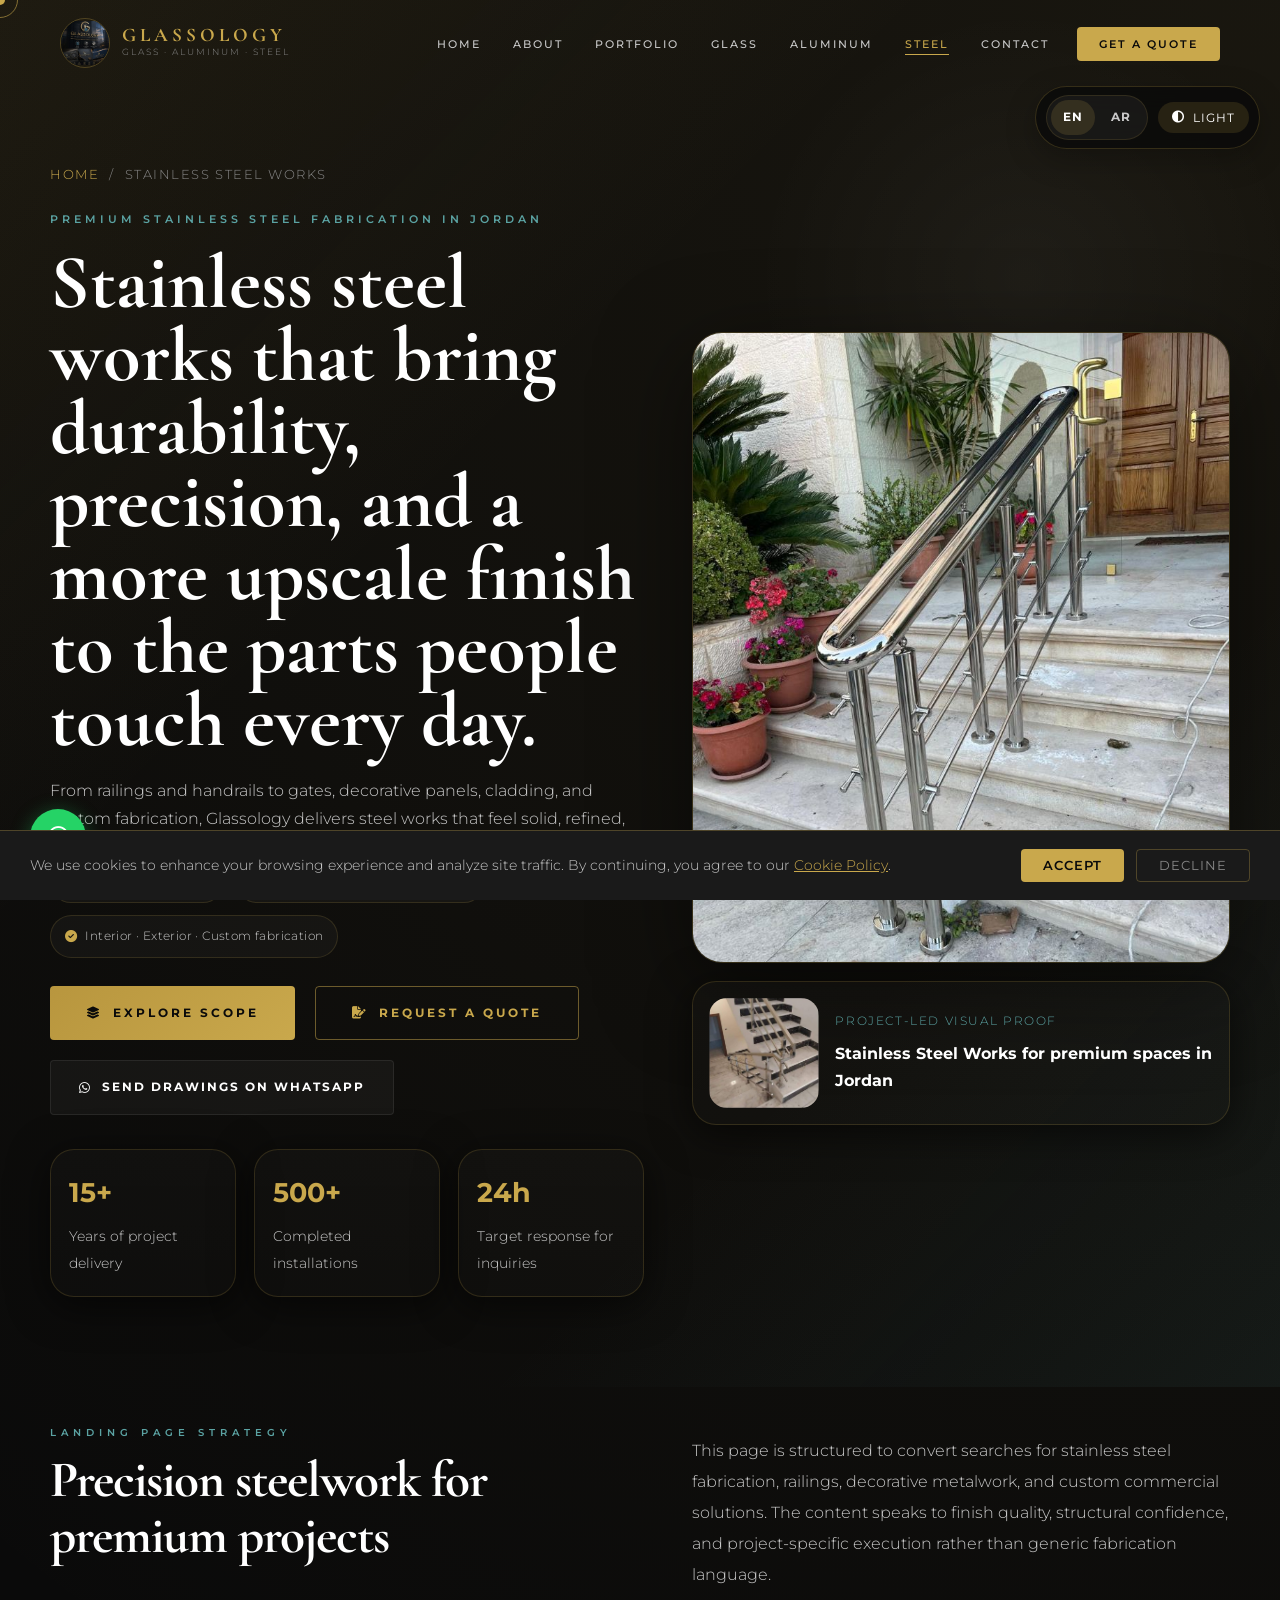
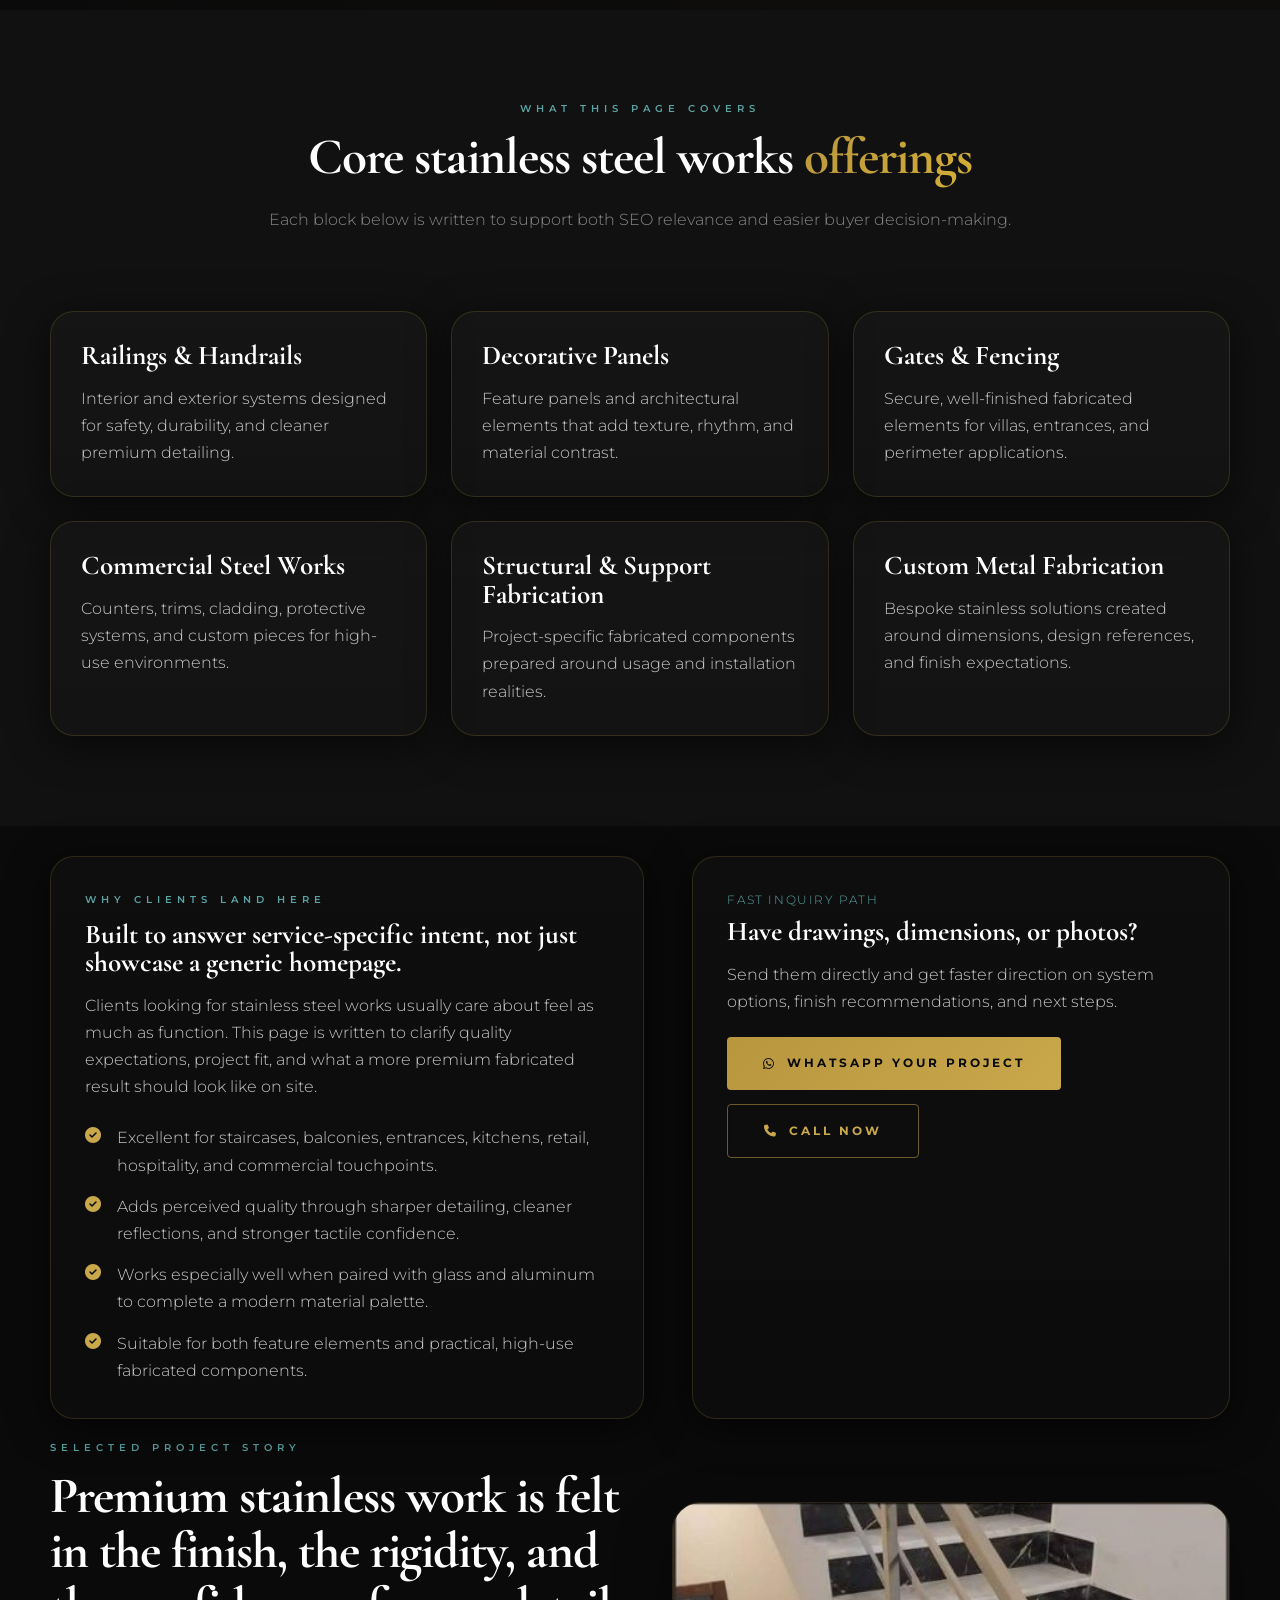
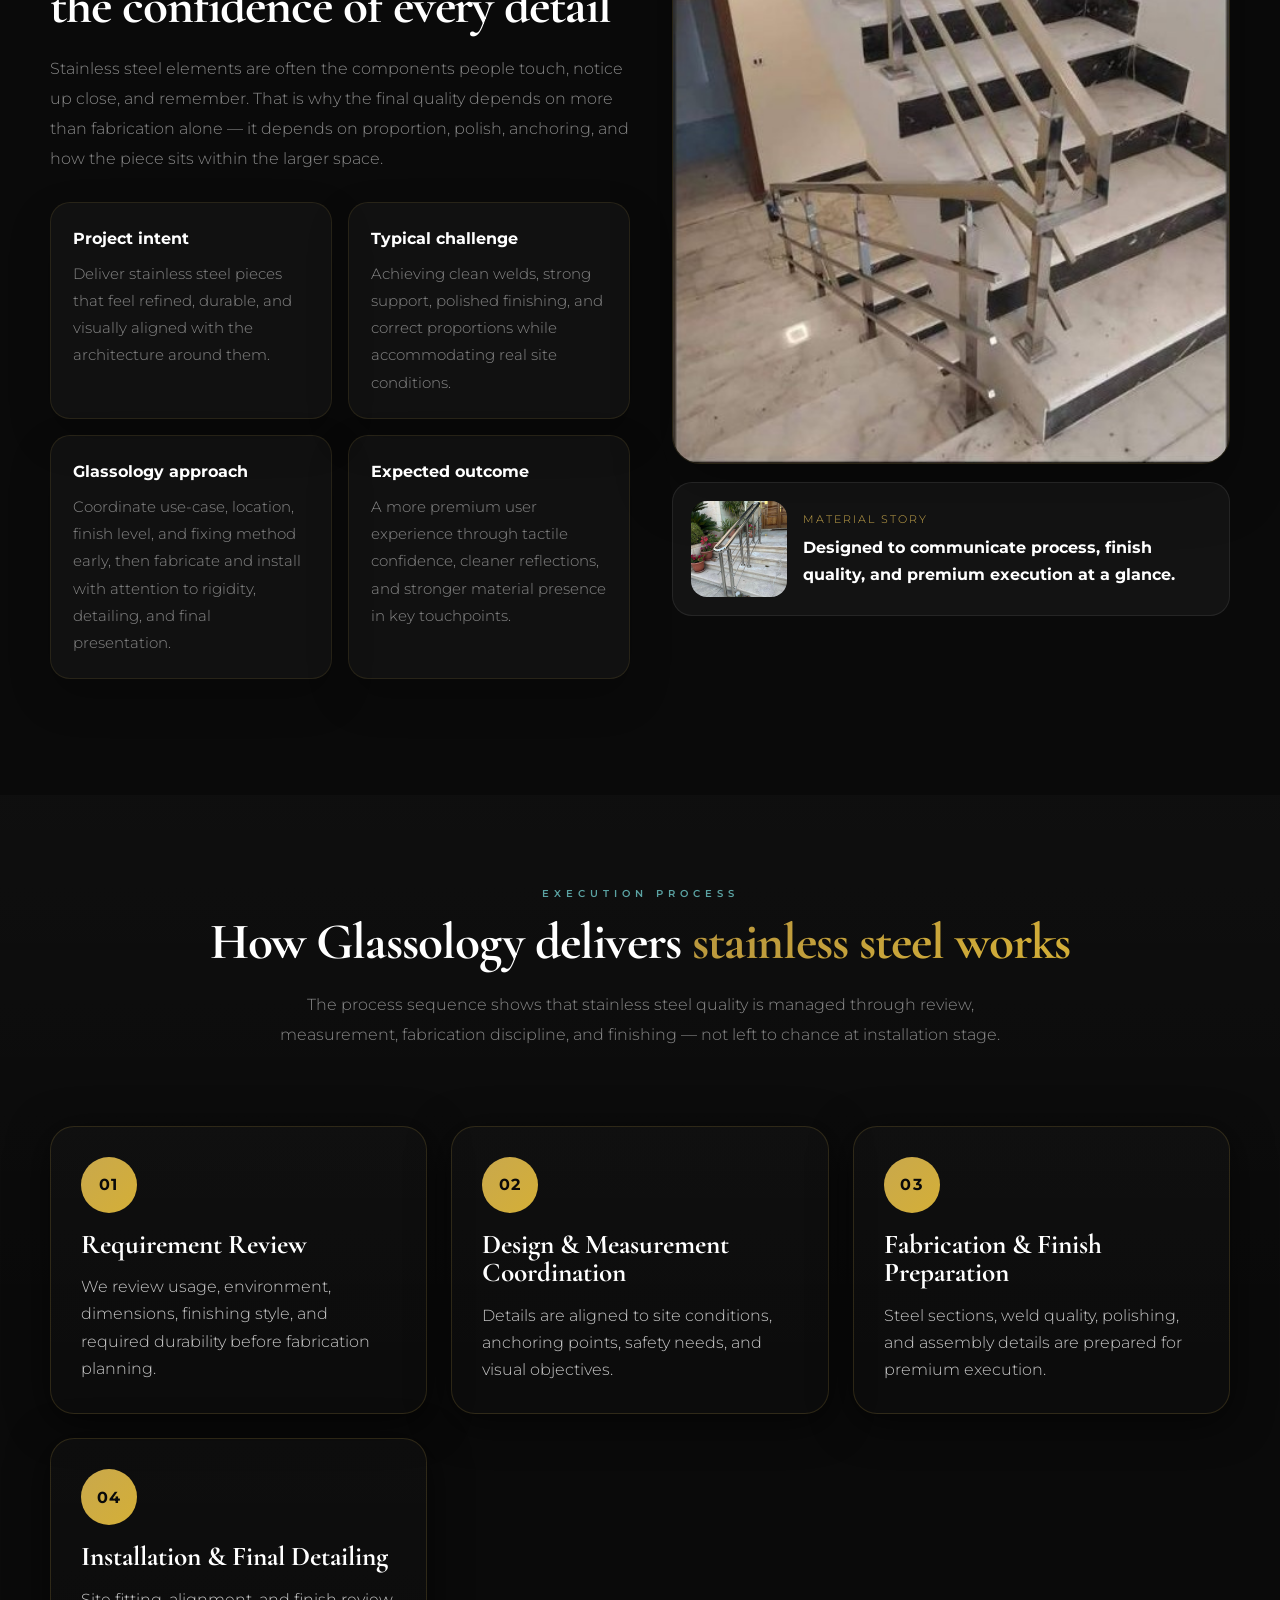
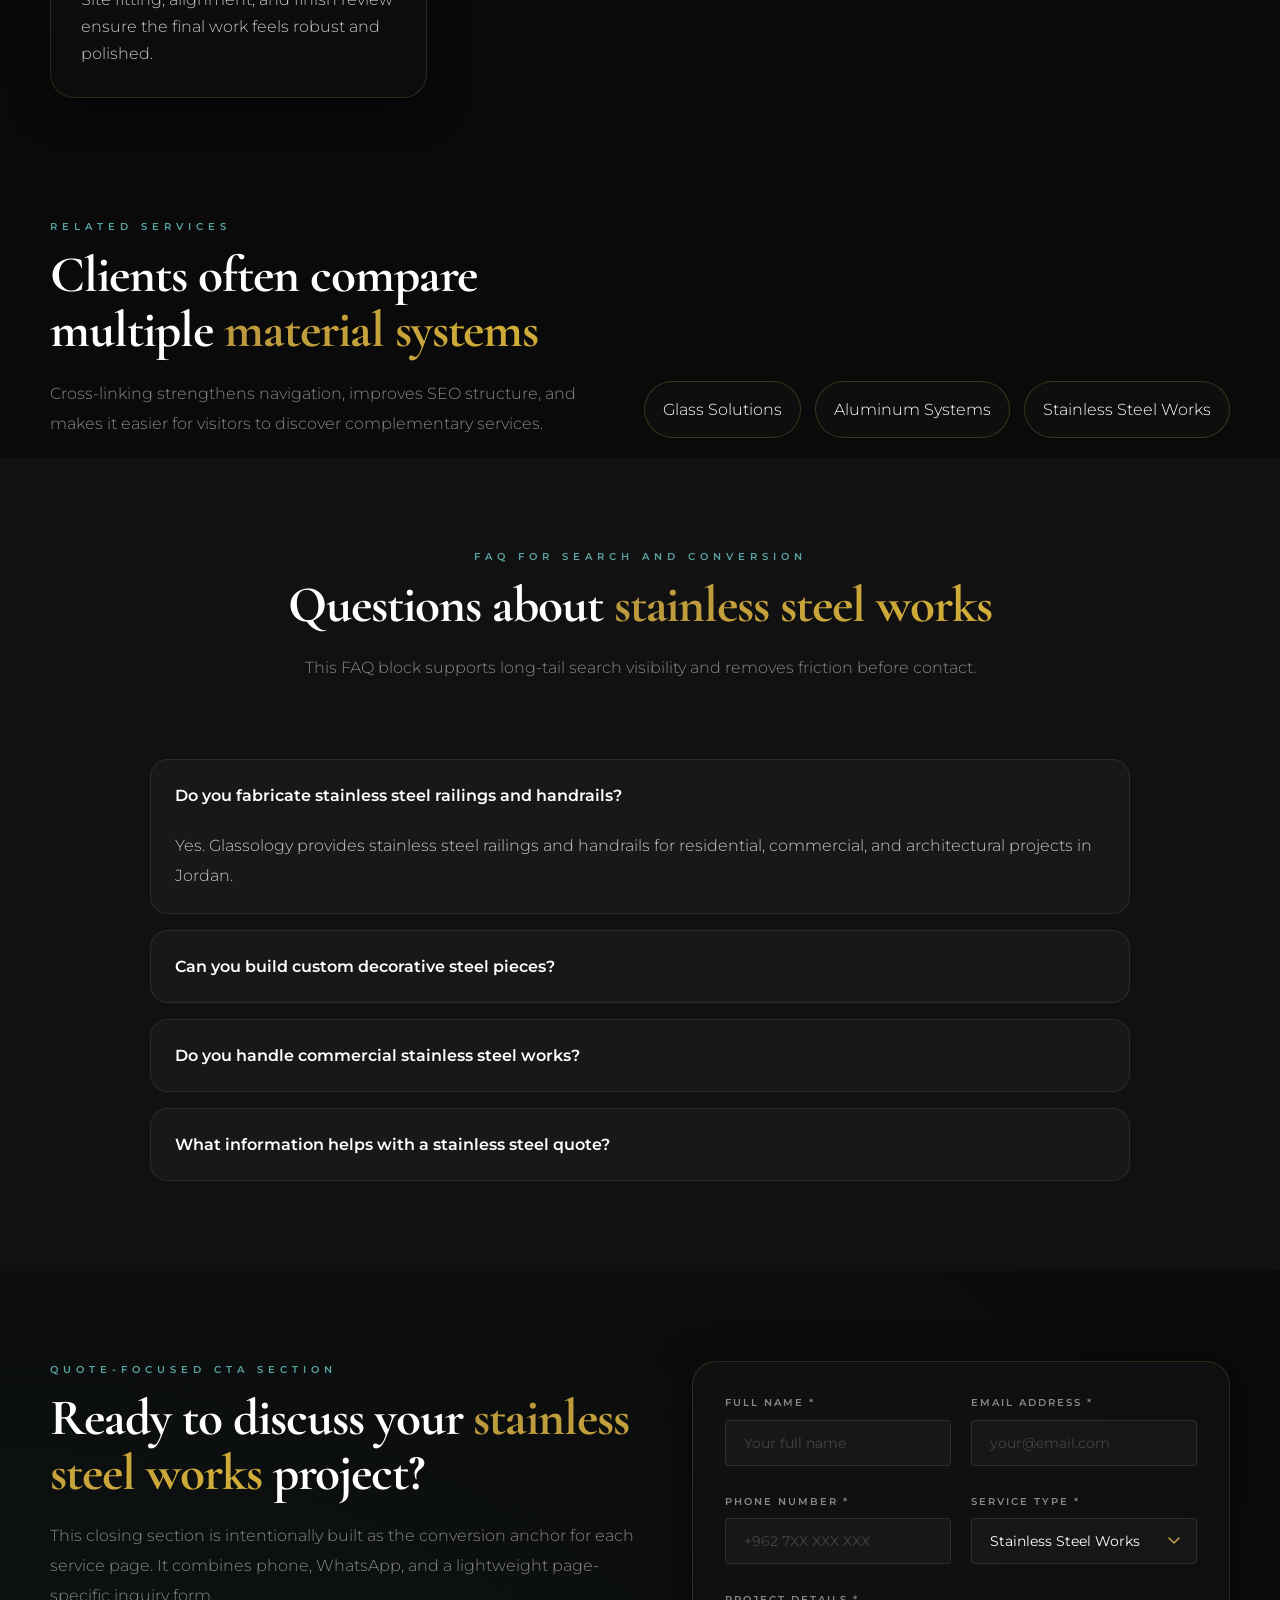
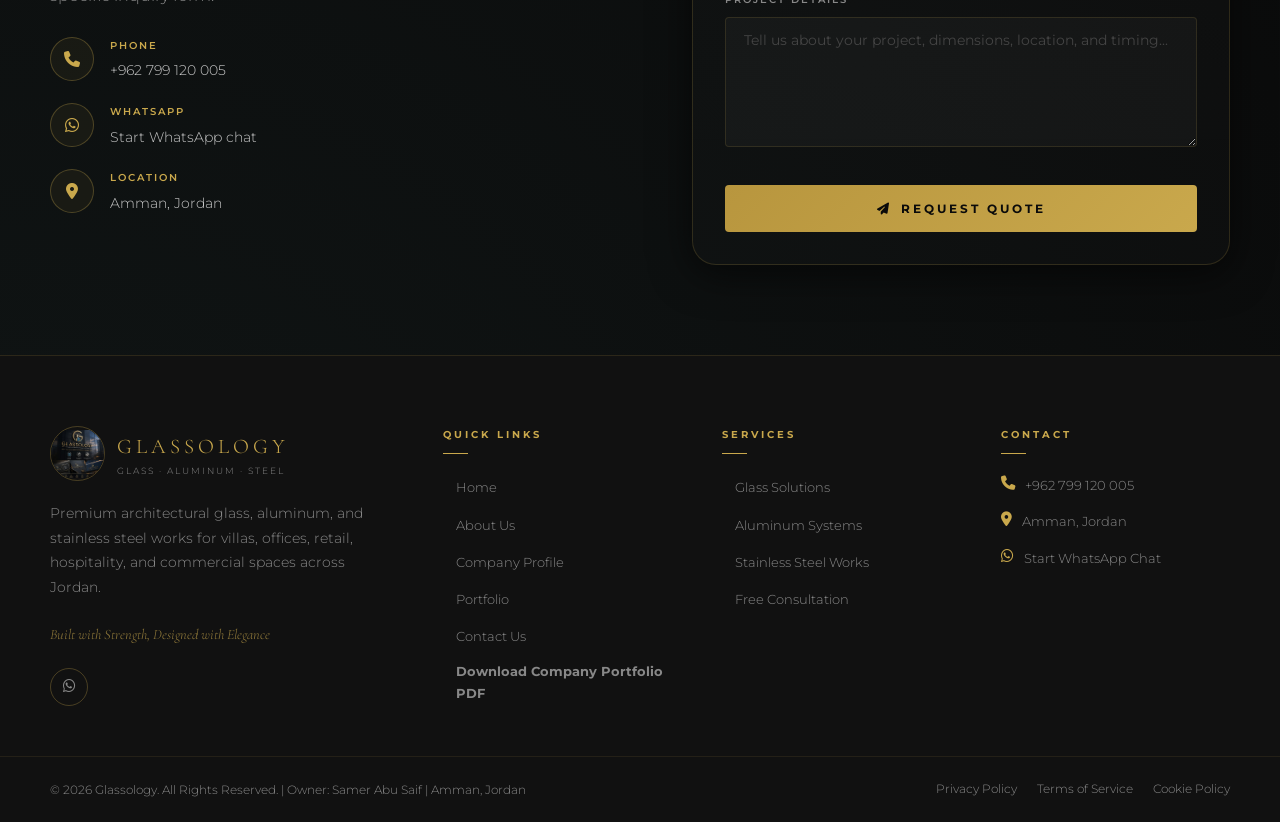
<file: stainless-steel-works.html>
<!DOCTYPE html>
<html dir="ltr" lang="en">
<head>
<meta charset="utf-8"/>
<meta content="width=device-width, initial-scale=1.0" name="viewport"/>
<meta content="Premium stainless steel works in Amman, Jordan by Glassology — railings, handrails, decorative panels, gates, fencing, commercial steel works, and custom fabrication for modern spaces." name="description"/>
<meta content="index, follow" name="robots"/>
<link href="https://glassollogy.com/stainless-steel-works.html" rel="canonical"/>
<meta content="#0A0A0A" name="theme-color"/>
<meta content="Stainless Steel Works | Glassology" property="og:title"/>
<meta content="Railings, handrails, decorative panels, gates, fencing, commercial steel works, and custom stainless steel fabrication in Jordan." property="og:description"/>
<meta content="website" property="og:type"/>
<meta content="https://glassollogy.com/stainless-steel-works.html" property="og:url"/>
<meta content="https://glassollogy.com/images/brand/logo.jpeg" property="og:image"/>
<meta content="en_US" property="og:locale"/>
<meta content="summary_large_image" name="twitter:card"/>
<meta content="Stainless Steel Works | Glassology" name="twitter:title"/>
<meta content="Railings, handrails, decorative panels, gates, fencing, commercial steel works, and custom stainless steel fabrication in Jordan." name="twitter:description"/>
<meta content="https://glassollogy.com/images/brand/logo.jpeg" name="twitter:image"/>
<title>Stainless Steel Works in Amman, Jordan | Railings, Cladding &amp; Custom Fabrication | Glassology</title>
<link href="images/brand/logo.jpeg" rel="icon" type="image/jpeg"/>
<link href="images/brand/logo.jpeg" rel="apple-touch-icon"/>
<link href="https://fonts.googleapis.com" rel="preconnect"/>
<link crossorigin="" href="https://fonts.gstatic.com" rel="preconnect"/>
<link href="https://fonts.googleapis.com/css2?family=Cormorant+Garamond:ital,wght@0,400;0,600;0,700;1,400;1,600&amp;family=Montserrat:wght@300;400;500;600;700&amp;display=swap" rel="stylesheet"/>
<link href="https://cdn.jsdelivr.net/npm/@fortawesome/fontawesome-free@6.5.0/css/all.min.css" rel="stylesheet"/>
<link as="image" href="images/portfolio/5.jpeg" rel="preload"/>
<link href="css/style.css" rel="stylesheet"/>
<script type="application/ld+json">{"@context": "https://schema.org", "@type": "Service", "name": "Glassology Stainless Steel Works", "serviceType": "Stainless Steel Works", "provider": {"@type": "LocalBusiness", "name": "Glassology", "telephone": "+962 799 120 005", "address": {"@type": "PostalAddress", "addressLocality": "Amman", "addressCountry": "JO"}, "url": "https://glassollogy.com"}, "areaServed": "Jordan", "description": "Railings, handrails, gates, decorative panels, commercial steel works, and custom stainless steel fabrication in Jordan.", "url": "https://glassollogy.com/stainless-steel-works.html"}</script>
<script type="application/ld+json">{"@context": "https://schema.org", "@type": "FAQPage", "mainEntity": [{"@type": "Question", "name": "Do you fabricate stainless steel railings and handrails?", "acceptedAnswer": {"@type": "Answer", "text": "Yes. Glassology provides stainless steel railings and handrails for residential, commercial, and architectural projects in Jordan."}}, {"@type": "Question", "name": "Can you build custom decorative steel pieces?", "acceptedAnswer": {"@type": "Answer", "text": "Yes. Decorative panels, feature elements, gates, and custom fabricated solutions are all part of our scope."}}, {"@type": "Question", "name": "Do you handle commercial stainless steel works?", "acceptedAnswer": {"@type": "Answer", "text": "Yes. We produce custom stainless applications for commercial spaces, including practical and decorative fabricated components."}}, {"@type": "Question", "name": "What information helps with a stainless steel quote?", "acceptedAnswer": {"@type": "Answer", "text": "Please share dimensions, reference images or drawings, installation location, finish expectations, and whether the piece is interior or exterior."}}]}</script>
</head>
<body class="service-page-body">
<div aria-label="Loading Glassology" id="loading-screen" role="status">
<div class="loader-logo"><img alt="Glassology Logo" src="images/brand/logo.jpeg"/></div>
<div class="loader-text">GLASSOLOGY</div>
<div class="loader-bar-wrap"><div class="loader-bar"></div></div>
</div>
<div aria-hidden="true" class="cursor-dot"></div>
<div aria-hidden="true" class="cursor-ring"></div>
<div aria-label="Cookie consent" id="cookie-banner" role="dialog">
<p>We use cookies to enhance your browsing experience and analyze site traffic. By continuing, you agree to our <a href="cookie-policy.html">Cookie Policy</a>.</p>
<div class="cookie-btns">
<button class="cookie-accept" id="cookie-accept">Accept</button>
<button class="cookie-decline" id="cookie-decline">Decline</button>
</div>
</div>
<div aria-label="Site preferences" class="site-tools"><div aria-label="Language switcher" class="lang-switch"><span aria-current="true" class="lang-option active">EN</span><a class="lang-option" data-lang-url="stainless-steel-works-ar.html" href="stainless-steel-works-ar.html">AR</a></div><button aria-label="Toggle light or dark mode" class="theme-toggle" type="button"><i aria-hidden="true" class="fa fa-circle-half-stroke"></i><span class="theme-toggle-label">Light</span></button></div>
<nav aria-label="Main navigation" id="navbar" role="navigation">
<a aria-label="Glassology Home" class="nav-logo" href="index.html">
<img alt="Glassology Logo" src="images/brand/logo.jpeg"/>
<div class="nav-brand-text">
<span class="nav-brand-name">Glassology</span>
<span class="nav-brand-sub">Glass · Aluminum · Steel</span>
</div>
</a>
<ul class="nav-links" role="list"><li><a class="nav-link" href="index.html">Home</a></li><li><a class="nav-link" href="index.html#about">About</a></li><li><a class="nav-link" href="index.html#portfolio">Portfolio</a></li><li><a class="nav-link" href="glass-solutions.html">Glass</a></li><li><a class="nav-link" href="aluminum-systems.html">Aluminum</a></li><li><a class="nav-link active" href="stainless-steel-works.html">Steel</a></li><li><a class="nav-link" href="index.html#contact">Contact</a></li><li><a class="nav-cta" href="#service-contact">Get a Quote</a></li></ul>
<button aria-expanded="false" aria-label="Toggle mobile menu" class="hamburger"><span></span><span></span><span></span></button>
</nav>
<div aria-hidden="true" class="mobile-menu-overlay"></div>
<nav aria-label="Mobile navigation" class="mobile-menu"><a class="mobile-link" href="index.html"><i aria-hidden="true" class="fa fa-home"></i> Home</a><a class="mobile-link" href="index.html#about"><i aria-hidden="true" class="fa fa-info-circle"></i> About Us</a><a class="mobile-link" href="index.html#portfolio"><i aria-hidden="true" class="fa fa-images"></i> Portfolio</a><a class="mobile-link" href="glass-solutions.html"><i aria-hidden="true" class="fa fa-window-maximize"></i> Glass Solutions</a><a class="mobile-link" href="aluminum-systems.html"><i aria-hidden="true" class="fa fa-border-all"></i> Aluminum Systems</a><a class="mobile-link" href="stainless-steel-works.html"><i aria-hidden="true" class="fa fa-grip-lines"></i> Stainless Steel Works</a><a class="mobile-link" href="index.html#contact"><i aria-hidden="true" class="fa fa-envelope"></i> Contact</a><a class="mobile-cta" href="#service-contact">Get a Free Quote</a></nav>
<main>
<section aria-label="Stainless Steel Works hero" class="service-hero">
<div class="service-hero-bg"></div>
<div class="container service-hero-grid">
<div class="service-hero-copy">
<div class="service-breadcrumb"><a href="index.html">Home</a><span>/</span><span>Stainless Steel Works</span></div>
<p class="hero-eyebrow">Premium Stainless Steel Fabrication in Jordan</p>
<h1 class="service-hero-title">Stainless steel works that bring durability, precision, and a more upscale finish to the parts people touch every day.</h1>
<p class="service-hero-lead">From railings and handrails to gates, decorative panels, cladding, and custom fabrication, Glassology delivers steel works that feel solid, refined, and architecturally intentional.</p>
<div class="hero-proof-row">
<span class="hero-proof-pill"><i aria-hidden="true" class="fa fa-check-circle"></i> Railings &amp; handrails</span><span class="hero-proof-pill"><i aria-hidden="true" class="fa fa-check-circle"></i> Decorative + commercial works</span><span class="hero-proof-pill"><i aria-hidden="true" class="fa fa-check-circle"></i> Interior · Exterior · Custom fabrication</span>
</div>
<div class="hero-buttons hero-buttons-upgraded">
<a class="btn-primary" href="#service-offerings"><i aria-hidden="true" class="fa fa-layer-group"></i> Explore Scope</a>
<a class="btn-secondary" href="#service-contact"><i aria-hidden="true" class="fa fa-file-signature"></i> Request a Quote</a>
<a class="btn-tertiary" href="https://api.whatsapp.com/send?phone=962799120005&amp;text=Hello%20Glassology%2C%20I%20want%20to%20ask%20about%20a%20project." rel="noopener noreferrer" target="_blank"><i aria-hidden="true" class="fab fa-whatsapp"></i> Send Drawings on WhatsApp</a>
</div>
<div class="service-quick-facts">
<div class="service-quick-fact"><strong>15+</strong><span>Years of project delivery</span></div>
<div class="service-quick-fact"><strong>500+</strong><span>Completed installations</span></div>
<div class="service-quick-fact"><strong>24h</strong><span>Target response for inquiries</span></div>
</div>
</div>
<div class="service-hero-visual" data-animate="fade-left">
<div class="service-hero-main-image"><img alt="Exterior stainless steel railing by Glassology" src="images/uploads/exterior-stainless-railing.jpg"/></div>
<div class="service-hero-side-card">
<img alt="Interior stainless steel stair railing by Glassology" src="images/uploads/stair-railing-interior-cropped.jpg"/>
<div>
<span>Project-led visual proof</span>
<strong>Stainless Steel Works for premium spaces in Jordan</strong>
</div>
</div>
</div>
</div>
</section>
<section class="service-intro-section">
<div class="container service-intro-grid">
<div>
<span class="section-eyebrow">Landing Page Strategy</span>
<h2 class="section-title">Precision steelwork for premium projects</h2>
</div>
<p class="section-desc service-intro-copy">This page is structured to convert searches for stainless steel fabrication, railings, decorative metalwork, and custom commercial solutions. The content speaks to finish quality, structural confidence, and project-specific execution rather than generic fabrication language.</p>
</div>
</section>
<section aria-label="Stainless Steel Works offerings" class="service-offerings-section" id="service-offerings">
<div class="container">
<div class="section-header">
<span class="section-eyebrow" data-animate="fade-up">What this page covers</span>
<h2 class="section-title" data-animate="fade-up">Core stainless steel works <span>offerings</span></h2>
<p class="section-desc" data-animate="fade-up">Each block below is written to support both SEO relevance and easier buyer decision-making.</p>
</div>
<div class="service-offer-grid" data-stagger="">
<article class="service-offer-card" data-animate="fade-up">
<h3>Railings &amp; Handrails</h3>
<p>Interior and exterior systems designed for safety, durability, and cleaner premium detailing.</p>
</article>
<article class="service-offer-card" data-animate="fade-up">
<h3>Decorative Panels</h3>
<p>Feature panels and architectural elements that add texture, rhythm, and material contrast.</p>
</article>
<article class="service-offer-card" data-animate="fade-up">
<h3>Gates &amp; Fencing</h3>
<p>Secure, well-finished fabricated elements for villas, entrances, and perimeter applications.</p>
</article>
<article class="service-offer-card" data-animate="fade-up">
<h3>Commercial Steel Works</h3>
<p>Counters, trims, cladding, protective systems, and custom pieces for high-use environments.</p>
</article>
<article class="service-offer-card" data-animate="fade-up">
<h3>Structural &amp; Support Fabrication</h3>
<p>Project-specific fabricated components prepared around usage and installation realities.</p>
</article>
<article class="service-offer-card" data-animate="fade-up">
<h3>Custom Metal Fabrication</h3>
<p>Bespoke stainless solutions created around dimensions, design references, and finish expectations.</p>
</article>
</div>
</div>
</section>
<section class="service-proof-section">
<div class="container service-proof-grid">
<div class="service-proof-card service-proof-copy" data-animate="fade-up">
<span class="section-eyebrow">Why clients land here</span>
<h2>Built to answer service-specific intent, not just showcase a generic homepage.</h2>
<p>Clients looking for stainless steel works usually care about feel as much as function. This page is written to clarify quality expectations, project fit, and what a more premium fabricated result should look like on site.</p>
<ul class="service-check-list">
<li><i aria-hidden="true" class="fa fa-check-circle"></i><span>Excellent for staircases, balconies, entrances, kitchens, retail, hospitality, and commercial touchpoints.</span></li>
<li><i aria-hidden="true" class="fa fa-check-circle"></i><span>Adds perceived quality through sharper detailing, cleaner reflections, and stronger tactile confidence.</span></li>
<li><i aria-hidden="true" class="fa fa-check-circle"></i><span>Works especially well when paired with glass and aluminum to complete a modern material palette.</span></li>
<li><i aria-hidden="true" class="fa fa-check-circle"></i><span>Suitable for both feature elements and practical, high-use fabricated components.</span></li>
</ul>
</div>
<div class="service-proof-card service-proof-cta" data-animate="fade-up">
<span class="service-cta-kicker">Fast inquiry path</span>
<h3>Have drawings, dimensions, or photos?</h3>
<p>Send them directly and get faster direction on system options, finish recommendations, and next steps.</p>
<div class="service-inline-cta">
<a class="btn-primary" href="https://api.whatsapp.com/send?phone=962799120005&amp;text=Hello%20Glassology%2C%20I%20want%20to%20ask%20about%20a%20project." rel="noopener noreferrer" target="_blank"><i aria-hidden="true" class="fab fa-whatsapp"></i> WhatsApp Your Project</a>
<a class="btn-secondary" href="tel:+962799120005"><i aria-hidden="true" class="fa fa-phone"></i> Call Now</a>
</div>
</div>
</div>
</section>
<section class="service-story-section">
<div class="container service-story-grid">
<div class="service-story-copy" data-animate="fade-right">
<span class="section-eyebrow">Selected project story</span>
<h2 class="section-title">Premium stainless work is felt in the finish, the rigidity, and the confidence of every detail</h2>
<p class="section-desc service-story-intro">Stainless steel elements are often the components people touch, notice up close, and remember. That is why the final quality depends on more than fabrication alone — it depends on proportion, polish, anchoring, and how the piece sits within the larger space.</p>
<div class="service-story-points" data-stagger="">
<div class="service-story-point" data-animate="fade-up"><strong>Project intent</strong><span>Deliver stainless steel pieces that feel refined, durable, and visually aligned with the architecture around them.</span></div>
<div class="service-story-point" data-animate="fade-up"><strong>Typical challenge</strong><span>Achieving clean welds, strong support, polished finishing, and correct proportions while accommodating real site conditions.</span></div>
<div class="service-story-point" data-animate="fade-up"><strong>Glassology approach</strong><span>Coordinate use-case, location, finish level, and fixing method early, then fabricate and install with attention to rigidity, detailing, and final presentation.</span></div>
<div class="service-story-point" data-animate="fade-up"><strong>Expected outcome</strong><span>A more premium user experience through tactile confidence, cleaner reflections, and stronger material presence in key touchpoints.</span></div>
</div>
</div>
<div class="service-story-visual" data-animate="fade-left">
<div class="service-story-main"><img alt="Interior staircase stainless steel railing detail" src="images/uploads/stair-railing-interior-cropped.jpg"/></div>
<div class="service-story-card"><img alt="Exterior stainless steel handrail detail" src="images/uploads/exterior-stainless-railing.jpg"/><div><span>Material story</span><strong>Designed to communicate process, finish quality, and premium execution at a glance.</strong></div></div>
</div>
</div>
</section>
<section aria-label="Stainless Steel Works process" class="service-process-section">
<div class="container">
<div class="section-header">
<span class="section-eyebrow" data-animate="fade-up">Execution process</span>
<h2 class="section-title" data-animate="fade-up">How Glassology delivers <span>stainless steel works</span></h2>
<p class="section-desc" data-animate="fade-up">The process sequence shows that stainless steel quality is managed through review, measurement, fabrication discipline, and finishing — not left to chance at installation stage.</p>
</div>
<div class="service-process-grid" data-stagger="">
<div class="service-process-step" data-animate="fade-up">
<span class="service-process-count">01</span>
<h3>Requirement Review</h3>
<p>We review usage, environment, dimensions, finishing style, and required durability before fabrication planning.</p>
</div>
<div class="service-process-step" data-animate="fade-up">
<span class="service-process-count">02</span>
<h3>Design &amp; Measurement Coordination</h3>
<p>Details are aligned to site conditions, anchoring points, safety needs, and visual objectives.</p>
</div>
<div class="service-process-step" data-animate="fade-up">
<span class="service-process-count">03</span>
<h3>Fabrication &amp; Finish Preparation</h3>
<p>Steel sections, weld quality, polishing, and assembly details are prepared for premium execution.</p>
</div>
<div class="service-process-step" data-animate="fade-up">
<span class="service-process-count">04</span>
<h3>Installation &amp; Final Detailing</h3>
<p>Site fitting, alignment, and finish review ensure the final work feels robust and polished.</p>
</div>
</div>
</div>
</section>
<section class="service-crosslinks-section">
<div class="container service-crosslinks-wrap">
<div>
<span class="section-eyebrow">Related services</span>
<h2 class="section-title">Clients often compare multiple <span>material systems</span></h2>
<p class="section-desc">Cross-linking strengthens navigation, improves SEO structure, and makes it easier for visitors to discover complementary services.</p>
</div>
<div class="service-crosslinks"><a href="glass-solutions.html">Glass Solutions</a><a href="aluminum-systems.html">Aluminum Systems</a><a href="stainless-steel-works.html">Stainless Steel Works</a></div>
</div>
</section>
<section aria-label="Stainless Steel Works FAQ" class="service-faq-section">
<div class="container">
<div class="section-header">
<span class="section-eyebrow" data-animate="fade-up">FAQ for search and conversion</span>
<h2 class="section-title" data-animate="fade-up">Questions about <span>stainless steel works</span></h2>
<p class="section-desc" data-animate="fade-up">This FAQ block supports long-tail search visibility and removes friction before contact.</p>
</div>
<div class="faq-grid" data-stagger="">
<details class="faq-item" data-animate="fade-up" open="">
<summary>Do you fabricate stainless steel railings and handrails?</summary>
<p>Yes. Glassology provides stainless steel railings and handrails for residential, commercial, and architectural projects in Jordan.</p>
</details>
<details class="faq-item" data-animate="fade-up">
<summary>Can you build custom decorative steel pieces?</summary>
<p>Yes. Decorative panels, feature elements, gates, and custom fabricated solutions are all part of our scope.</p>
</details>
<details class="faq-item" data-animate="fade-up">
<summary>Do you handle commercial stainless steel works?</summary>
<p>Yes. We produce custom stainless applications for commercial spaces, including practical and decorative fabricated components.</p>
</details>
<details class="faq-item" data-animate="fade-up">
<summary>What information helps with a stainless steel quote?</summary>
<p>Please share dimensions, reference images or drawings, installation location, finish expectations, and whether the piece is interior or exterior.</p>
</details>
</div>
</div>
</section>
<section aria-label="Contact about Stainless Steel Works" class="service-contact-section" id="service-contact">
<div class="container service-contact-grid">
<div class="service-contact-copy" data-animate="fade-up">
<span class="section-eyebrow">Quote-focused CTA section</span>
<h2 class="section-title">Ready to discuss your <span>stainless steel works</span> project?</h2>
<p class="section-desc">This closing section is intentionally built as the conversion anchor for each service page. It combines phone, WhatsApp, and a lightweight page-specific inquiry form.</p>
<div class="contact-details service-contact-details">
<div class="contact-detail-item"><div aria-hidden="true" class="contact-detail-icon"><i class="fa fa-phone"></i></div><div><div class="contact-detail-label">Phone</div><div class="contact-detail-value"><a href="tel:+962799120005">+962 799 120 005</a></div></div></div>
<div class="contact-detail-item"><div aria-hidden="true" class="contact-detail-icon"><i class="fab fa-whatsapp"></i></div><div><div class="contact-detail-label">WhatsApp</div><div class="contact-detail-value"><a href="https://api.whatsapp.com/send?phone=962799120005&amp;text=Hello%20Glassology%2C%20I%20want%20to%20ask%20about%20a%20project." rel="noopener noreferrer" target="_blank">Start WhatsApp chat</a></div></div></div>
<div class="contact-detail-item"><div aria-hidden="true" class="contact-detail-icon"><i class="fa fa-map-marker-alt"></i></div><div><div class="contact-detail-label">Location</div><div class="contact-detail-value">Amman, Jordan</div></div></div>
</div>
</div>
<div class="contact-form-wrap service-contact-form" data-animate="fade-up">
<form aria-label="Stainless Steel Works contact form" id="contact-form" novalidate="">
<div class="form-row">
<div class="form-group">
<label class="form-label" for="name">Full Name *</label>
<input class="form-input" id="name" name="name" placeholder="Your full name" required="" type="text"/>
<span aria-live="polite" class="form-error" role="alert"></span>
</div>
<div class="form-group">
<label class="form-label" for="email">Email Address *</label>
<input class="form-input" id="email" name="email" placeholder="your@email.com" required="" type="email"/>
<span aria-live="polite" class="form-error" role="alert"></span>
</div>
</div>
<div class="form-row">
<div class="form-group">
<label class="form-label" for="phone">Phone Number *</label>
<input class="form-input" id="phone" name="phone" placeholder="+962 7XX XXX XXX" required="" type="tel"/>
<span aria-live="polite" class="form-error" role="alert"></span>
</div>
<div class="form-group">
<label class="form-label" for="service">Service Type *</label>
<select class="form-select" id="service" name="service" required="">
<option value="">Select a service</option>
<option selected="" value="stainless-steel-works">Stainless Steel Works</option>
<option value="multiple">Multiple Services</option>
<option value="other">Other / Not Sure</option>
</select>
<span aria-live="polite" class="form-error" role="alert"></span>
</div>
</div>
<div class="form-group">
<label class="form-label" for="message">Project Details *</label>
<textarea class="form-textarea" id="message" name="message" placeholder="Tell us about your project, dimensions, location, and timing..." required=""></textarea>
<span aria-live="polite" class="form-error" role="alert"></span>
</div>
<button class="form-submit" type="submit"><i aria-hidden="true" class="fa fa-paper-plane"></i> Request Quote</button>
</form>
<div aria-live="polite" class="form-success" id="form-success" role="status">
<div aria-hidden="true" class="form-success-icon">✦</div>
<h3 class="form-success-title">Inquiry Received</h3>
<p class="form-success-text">Thank you. The Glassology team will review your stainless steel works inquiry and reply as quickly as possible.</p>
</div>
</div>
</div>
</section>
</main>
<a aria-label="Contact us on WhatsApp" class="whatsapp-float" href="https://api.whatsapp.com/send?phone=962799120005&amp;text=Hello%20Glassology%2C%20I%20want%20to%20ask%20about%20a%20project." rel="noopener noreferrer" target="_blank"><i aria-hidden="true" class="fab fa-whatsapp"></i></a>
<button aria-label="Scroll back to top" class="back-to-top"><i aria-hidden="true" class="fa fa-chevron-up"></i></button>
<div aria-label="Quick mobile contact actions" class="mobile-sticky-cta">
<a href="tel:+962799120005"><i aria-hidden="true" class="fa fa-phone"></i><span>Call</span></a>
<a href="https://api.whatsapp.com/send?phone=962799120005&amp;text=Hello%20Glassology%2C%20I%20want%20to%20ask%20about%20a%20project." rel="noopener noreferrer" target="_blank"><i aria-hidden="true" class="fab fa-whatsapp"></i><span>WhatsApp</span></a>
<a href="#service-contact"><i aria-hidden="true" class="fa fa-file-signature"></i><span>Quote</span></a>
</div>
<footer aria-label="Site footer">
<div class="container">
<div class="footer-grid">
<div class="footer-brand">
<div class="footer-logo-wrap">
<img alt="Glassology Logo" class="footer-logo" src="images/brand/logo.jpeg"/>
<div>
<div class="footer-brand-name">Glassology</div>
<div class="footer-brand-sub">Glass · Aluminum · Steel</div>
</div>
</div>
<p class="footer-desc">Premium architectural glass, aluminum, and stainless steel works for villas, offices, retail, hospitality, and commercial spaces across Jordan.</p>
<p class="footer-tagline">Built with Strength, Designed with Elegance</p>
<div aria-label="Social media links" class="footer-social">
<a aria-label="WhatsApp" href="https://api.whatsapp.com/send?phone=962799120005&amp;text=Hello%20Glassology%2C%20I%20want%20to%20ask%20about%20a%20project." rel="noopener noreferrer" target="_blank"><i aria-hidden="true" class="fab fa-whatsapp"></i></a>
</div>
</div>
<div>
<h3 class="footer-col-title">Quick Links</h3>
<ul class="footer-links" role="list"><li><a class="footer-link" href="index.html">Home</a></li><li><a class="footer-link" href="index.html#about">About Us</a></li><li><a class="footer-link" href="index.html#company-profile">Company Profile</a></li><li><a class="footer-link" href="index.html#portfolio">Portfolio</a></li><li><a class="footer-link" href="index.html#contact">Contact Us</a></li><li><a class="footer-link footer-link-download" download="" href="downloads/glassology-company-portfolio.pdf">Download Company Portfolio PDF</a></li></ul>
</div>
<div>
<h3 class="footer-col-title">Services</h3>
<ul class="footer-links" role="list"><li><a class="footer-link" href="glass-solutions.html">Glass Solutions</a></li><li><a class="footer-link" href="aluminum-systems.html">Aluminum Systems</a></li><li><a class="footer-link" href="stainless-steel-works.html">Stainless Steel Works</a></li><li><a class="footer-link" href="index.html#contact">Free Consultation</a></li></ul>
</div>
<div>
<h3 class="footer-col-title">Contact</h3>
<div class="footer-contact-item"><i aria-hidden="true" class="fa fa-phone footer-contact-icon"></i><a href="tel:+962799120005">+962 799 120 005</a></div>
<div class="footer-contact-item"><i aria-hidden="true" class="fa fa-map-marker-alt footer-contact-icon"></i><span>Amman, Jordan</span></div>
<div class="footer-contact-item"><i aria-hidden="true" class="fab fa-whatsapp footer-contact-icon"></i><a href="https://api.whatsapp.com/send?phone=962799120005&amp;text=Hello%20Glassology%2C%20I%20want%20to%20ask%20about%20a%20project." rel="noopener noreferrer" target="_blank">Start WhatsApp Chat</a></div>
</div>
</div>
</div>
<div class="footer-bottom">
<div class="container">
<div class="footer-bottom-inner">
<p class="footer-copy">© 2026 Glassology. All Rights Reserved. | Owner: Samer Abu Saif | Amman, Jordan</p>
<div class="footer-legal-links">
<a class="footer-legal-link" href="privacy-policy.html">Privacy Policy</a>
<a class="footer-legal-link" href="terms-of-service.html">Terms of Service</a>
<a class="footer-legal-link" href="cookie-policy.html">Cookie Policy</a>
</div>
</div>
</div>
</div>
</footer>
<script src="js/main.js"></script>
</body>
</html>
</file>
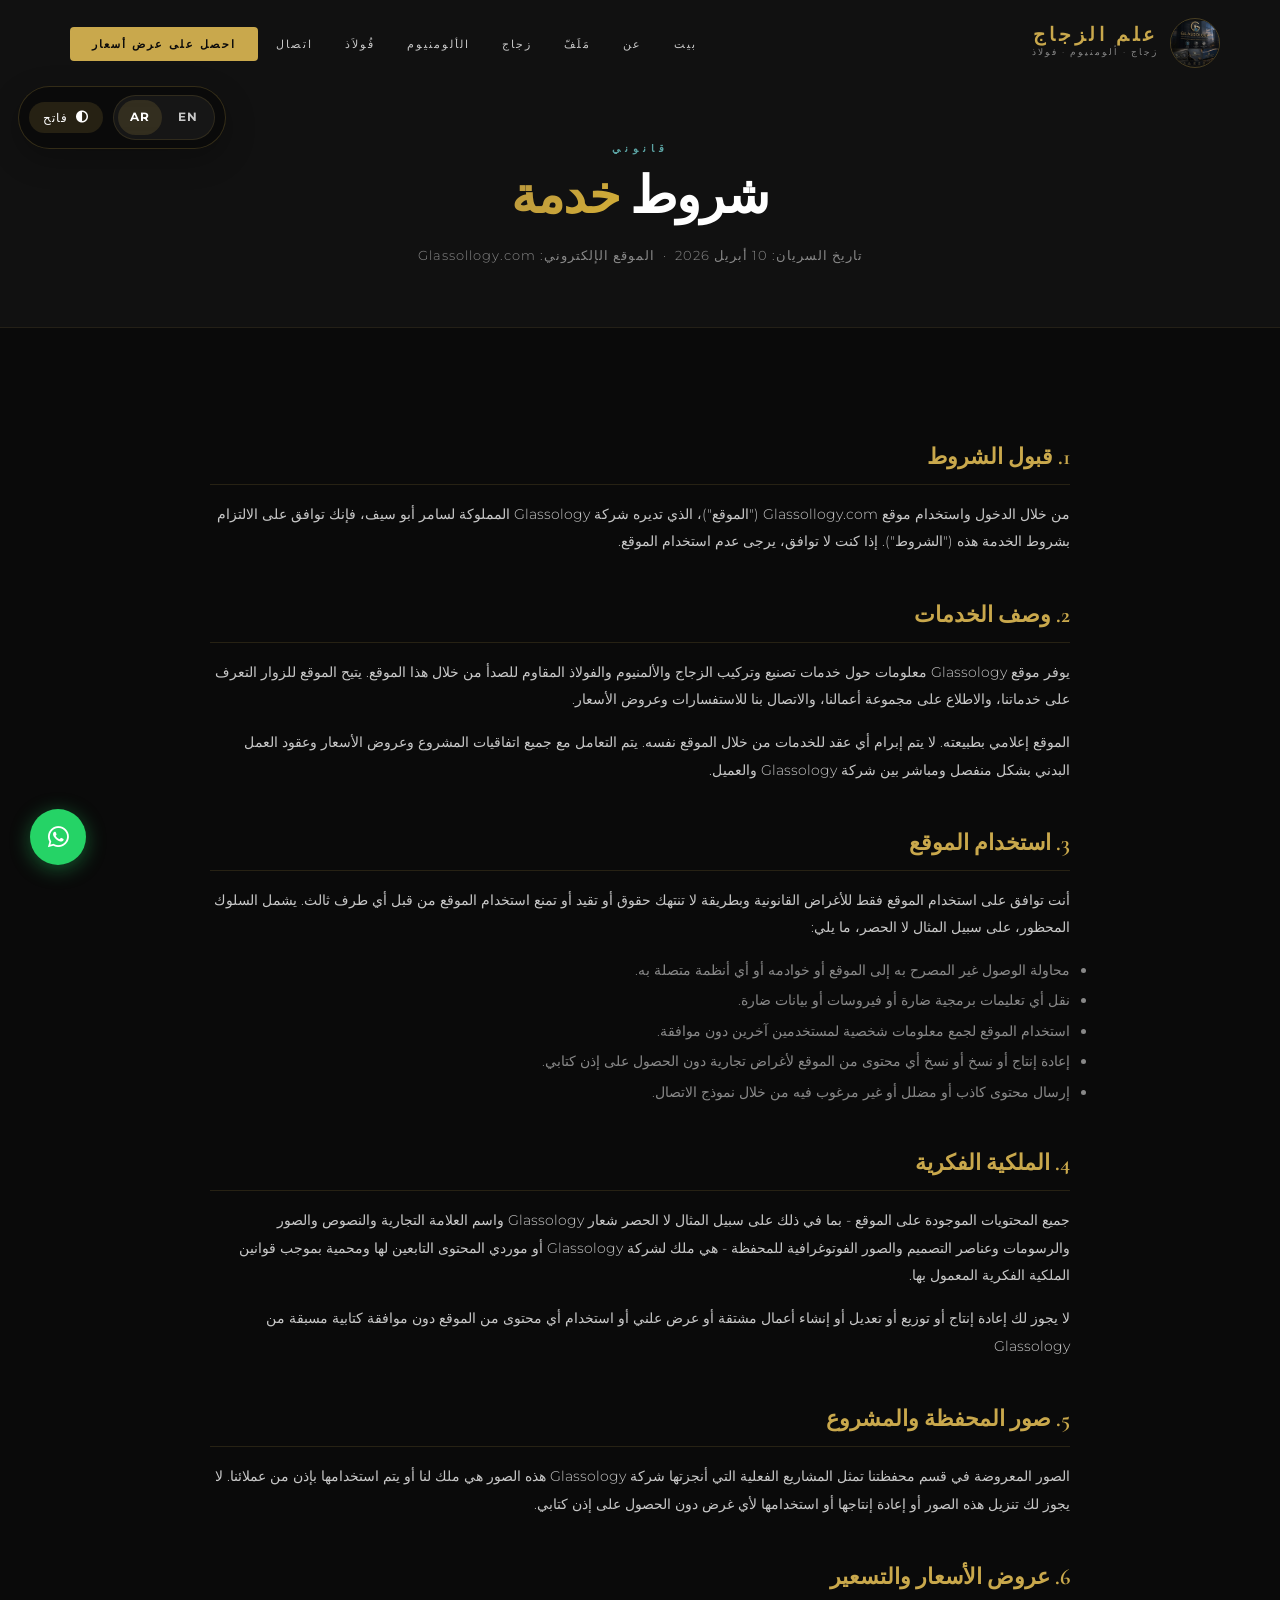
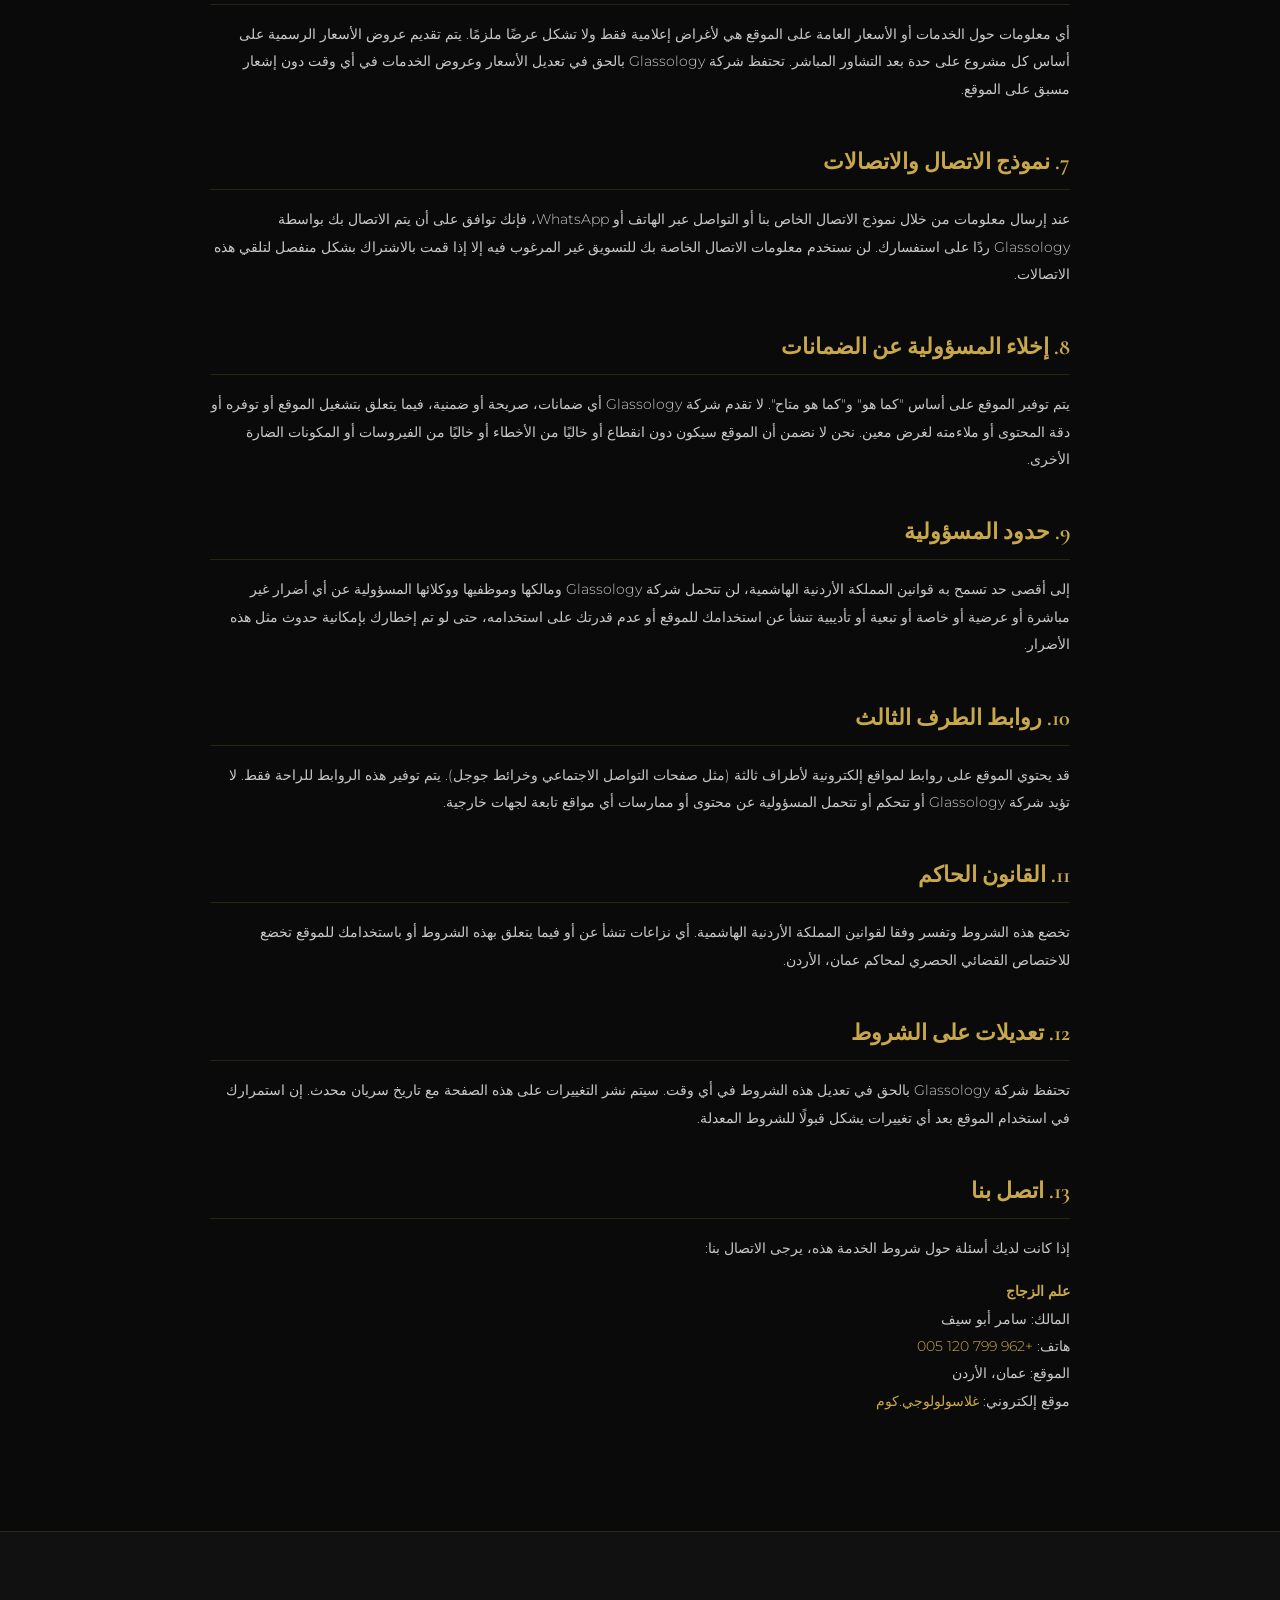
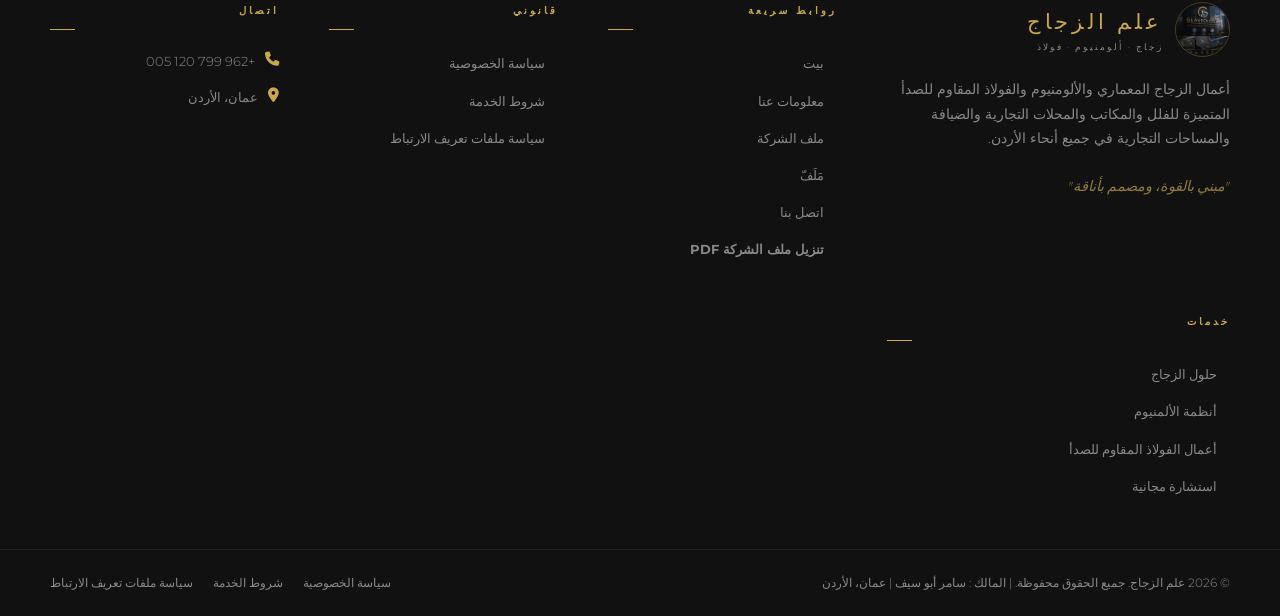
<file: terms-of-service-ar.html>
<!DOCTYPE html>
<html dir="rtl" lang="ar">
<head>
<meta charset="utf-8"/>
<meta content="width=device-width, initial-scale=1.0" name="viewport"/>
<meta content="شروط خدمة علم الزجاج - القواعد والإرشادات الخاصة باستخدام موقعنا وخدماتنا." name="description"/>
<meta content="noindex, follow" name="robots"/>
<title>شروط الخدمة — علم الزجاج | أعمال الزجاج والألمنيوم والاستانلس ستيل</title>
<link href="images/brand/logo.jpeg" rel="icon" type="image/jpeg"/>
<link href="https://fonts.googleapis.com" rel="preconnect"/>
<link crossorigin="" href="https://fonts.gstatic.com" rel="preconnect"/>
<link href="https://fonts.googleapis.com/css2?family=Cormorant+Garamond:ital,wght@0,400;0,600;0,700;1,400&amp;family=Montserrat:wght@300;400;500;600;700&amp;display=swap" rel="stylesheet"/>
<link href="https://cdn.jsdelivr.net/npm/@fortawesome/fontawesome-free@6.5.0/css/all.min.css" rel="stylesheet"/>
<link href="css/style.css" rel="stylesheet"/>
</head>
<body class="rtl-page" style="cursor: auto;">
<!-- Navbar -->
<div aria-label="تفضيلات الموقع" class="site-tools"><div aria-label="محوّل اللغة" class="lang-switch"><a class="lang-option" data-lang-url="terms-of-service.html" href="terms-of-service.html">EN</a><span aria-current="true" class="lang-option active">AR</span></div><button aria-label="تبديل الوضع الفاتح أو المظلم" class="theme-toggle" type="button"><i aria-hidden="true" class="fa fa-circle-half-stroke"></i><span class="theme-toggle-label">فاتح</span></button></div>
<nav aria-label="الملاحة الرئيسية" class="scrolled" id="navbar" role="navigation">
<a aria-label="الصفحة الرئيسية لعلم الزجاج" class="nav-logo" href="index-ar.html">
<img alt="شعار علم الزجاج" src="images/brand/logo.jpeg"/>
<div class="nav-brand-text">
<span class="nav-brand-name">علم الزجاج</span>
<span class="nav-brand-sub">زجاج · ألومنيوم · فولاذ</span>
</div>
</a>
<ul class="nav-links" role="list"><li><a class="nav-link" href="index-ar.html">بيت</a></li><li><a class="nav-link" href="index-ar.html#about">عن</a></li><li><a class="nav-link" href="index-ar.html#portfolio">مَلَفّ</a></li><li><a class="nav-link" href="glass-solutions-ar.html">زجاج</a></li><li><a class="nav-link" href="aluminum-systems-ar.html">الألومنيوم</a></li><li><a class="nav-link" href="stainless-steel-works-ar.html">فُولاَذ</a></li><li><a class="nav-link" href="index-ar.html#contact">اتصال</a></li><li><a class="nav-cta" href="index-ar.html#contact">احصل على عرض أسعار</a></li></ul>
<button aria-label="تبديل قائمة الجوال" class="hamburger"><span></span><span></span><span></span></button>
</nav>
<div aria-hidden="true" class="mobile-menu-overlay"></div>
<nav aria-label="الملاحة المتنقلة" class="mobile-menu"><a class="mobile-link" href="index-ar.html"><i aria-hidden="true" class="fa fa-home"></i> بيت</a><a class="mobile-link" href="index-ar.html#about"><i aria-hidden="true" class="fa fa-info-circle"></i> معلومات عنا</a><a class="mobile-link" href="index-ar.html#portfolio"><i aria-hidden="true" class="fa fa-images"></i> مَلَفّ</a><a class="mobile-link" href="glass-solutions-ar.html"><i aria-hidden="true" class="fa fa-window-maximize"></i> حلول الزجاج</a><a class="mobile-link" href="aluminum-systems-ar.html"><i aria-hidden="true" class="fa fa-border-all"></i> أنظمة الألمنيوم</a><a class="mobile-link" href="stainless-steel-works-ar.html"><i aria-hidden="true" class="fa fa-grip-lines"></i> أعمال الفولاذ المقاوم للصدأ</a><a class="mobile-link" href="index-ar.html#contact"><i aria-hidden="true" class="fa fa-envelope"></i> اتصال</a><a class="mobile-cta" href="index-ar.html#contact">احصل على عرض أسعار مجاني</a></nav>
<!-- Hero -->
<div class="legal-hero">
<div class="container">
<span class="section-eyebrow">قانوني</span>
<h1 class="section-title">شروط <span>خدمة</span></h1>
<p class="legal-effective">تاريخ السريان: 10 أبريل 2026  ·  الموقع الإلكتروني: Glassollogy.com</p>
</div>
</div>
<!-- Content -->
<div class="legal-body">
<div class="container">
<div class="legal-content">
<h2>1. قبول الشروط</h2>
<p>من خلال الدخول واستخدام موقع Glassollogy.com ("الموقع")، الذي تديره شركة Glassology المملوكة لسامر أبو سيف، فإنك توافق على الالتزام بشروط الخدمة هذه ("الشروط"). إذا كنت لا توافق، يرجى عدم استخدام الموقع.</p>
<h2>2. وصف الخدمات</h2>
<p>يوفر موقع Glassology معلومات حول خدمات تصنيع وتركيب الزجاج والألمنيوم والفولاذ المقاوم للصدأ من خلال هذا الموقع. يتيح الموقع للزوار التعرف على خدماتنا، والاطلاع على مجموعة أعمالنا، والاتصال بنا للاستفسارات وعروض الأسعار.</p>
<p>الموقع إعلامي بطبيعته. لا يتم إبرام أي عقد للخدمات من خلال الموقع نفسه. يتم التعامل مع جميع اتفاقيات المشروع وعروض الأسعار وعقود العمل البدني بشكل منفصل ومباشر بين شركة Glassology والعميل.</p>
<h2>3. استخدام الموقع</h2>
<p>أنت توافق على استخدام الموقع فقط للأغراض القانونية وبطريقة لا تنتهك حقوق أو تقيد أو تمنع استخدام الموقع من قبل أي طرف ثالث. يشمل السلوك المحظور، على سبيل المثال لا الحصر، ما يلي:</p>
<ul>
<li>محاولة الوصول غير المصرح به إلى الموقع أو خوادمه أو أي أنظمة متصلة به.</li>
<li>نقل أي تعليمات برمجية ضارة أو فيروسات أو بيانات ضارة.</li>
<li>استخدام الموقع لجمع معلومات شخصية لمستخدمين آخرين دون موافقة.</li>
<li>إعادة إنتاج أو نسخ أو نسخ أي محتوى من الموقع لأغراض تجارية دون الحصول على إذن كتابي.</li>
<li>إرسال محتوى كاذب أو مضلل أو غير مرغوب فيه من خلال نموذج الاتصال.</li>
</ul>
<h2>4. الملكية الفكرية</h2>
<p>جميع المحتويات الموجودة على الموقع - بما في ذلك على سبيل المثال لا الحصر شعار Glassology واسم العلامة التجارية والنصوص والصور والرسومات وعناصر التصميم والصور الفوتوغرافية للمحفظة - هي ملك لشركة Glassology أو موردي المحتوى التابعين لها ومحمية بموجب قوانين الملكية الفكرية المعمول بها.</p>
<p>لا يجوز لك إعادة إنتاج أو توزيع أو تعديل أو إنشاء أعمال مشتقة أو عرض علني أو استخدام أي محتوى من الموقع دون موافقة كتابية مسبقة من Glassology</p>
<h2>5. صور المحفظة والمشروع</h2>
<p>الصور المعروضة في قسم محفظتنا تمثل المشاريع الفعلية التي أنجزتها شركة Glassology هذه الصور هي ملك لنا أو يتم استخدامها بإذن من عملائنا. لا يجوز لك تنزيل هذه الصور أو إعادة إنتاجها أو استخدامها لأي غرض دون الحصول على إذن كتابي.</p>
<h2>6. عروض الأسعار والتسعير</h2>
<p>أي معلومات حول الخدمات أو الأسعار العامة على الموقع هي لأغراض إعلامية فقط ولا تشكل عرضًا ملزمًا. يتم تقديم عروض الأسعار الرسمية على أساس كل مشروع على حدة بعد التشاور المباشر. تحتفظ شركة Glassology بالحق في تعديل الأسعار وعروض الخدمات في أي وقت دون إشعار مسبق على الموقع.</p>
<h2>7. نموذج الاتصال والاتصالات</h2>
<p>عند إرسال معلومات من خلال نموذج الاتصال الخاص بنا أو التواصل عبر الهاتف أو WhatsApp، فإنك توافق على أن يتم الاتصال بك بواسطة Glassology ردًا على استفسارك. لن نستخدم معلومات الاتصال الخاصة بك للتسويق غير المرغوب فيه إلا إذا قمت بالاشتراك بشكل منفصل لتلقي هذه الاتصالات.</p>
<h2>8. إخلاء المسؤولية عن الضمانات</h2>
<p>يتم توفير الموقع على أساس "كما هو" و"كما هو متاح". لا تقدم شركة Glassology أي ضمانات، صريحة أو ضمنية، فيما يتعلق بتشغيل الموقع أو توفره أو دقة المحتوى أو ملاءمته لغرض معين. نحن لا نضمن أن الموقع سيكون دون انقطاع أو خاليًا من الأخطاء أو خاليًا من الفيروسات أو المكونات الضارة الأخرى.</p>
<h2>9. حدود المسؤولية</h2>
<p>إلى أقصى حد تسمح به قوانين المملكة الأردنية الهاشمية، لن تتحمل شركة Glassology ومالكها وموظفيها ووكلائها المسؤولية عن أي أضرار غير مباشرة أو عرضية أو خاصة أو تبعية أو تأديبية تنشأ عن استخدامك للموقع أو عدم قدرتك على استخدامه، حتى لو تم إخطارك بإمكانية حدوث مثل هذه الأضرار.</p>
<h2>10. روابط الطرف الثالث</h2>
<p>قد يحتوي الموقع على روابط لمواقع إلكترونية لأطراف ثالثة (مثل صفحات التواصل الاجتماعي وخرائط جوجل). يتم توفير هذه الروابط للراحة فقط. لا تؤيد شركة Glassology أو تتحكم أو تتحمل المسؤولية عن محتوى أو ممارسات أي مواقع تابعة لجهات خارجية.</p>
<h2>11. القانون الحاكم</h2>
<p>تخضع هذه الشروط وتفسر وفقا لقوانين المملكة الأردنية الهاشمية. أي نزاعات تنشأ عن أو فيما يتعلق بهذه الشروط أو باستخدامك للموقع تخضع للاختصاص القضائي الحصري لمحاكم عمان، الأردن.</p>
<h2>12. تعديلات على الشروط</h2>
<p>تحتفظ شركة Glassology بالحق في تعديل هذه الشروط في أي وقت. سيتم نشر التغييرات على هذه الصفحة مع تاريخ سريان محدث. إن استمرارك في استخدام الموقع بعد أي تغييرات يشكل قبولًا للشروط المعدلة.</p>
<h2>13. اتصل بنا</h2>
<p>إذا كانت لديك أسئلة حول شروط الخدمة هذه، يرجى الاتصال بنا:</p>
<p>
<strong style="color:var(--gold-primary)">علم الزجاج</strong><br/>
          المالك: سامر أبو سيف<br/>
          هاتف: <a href="tel:+962799120005" style="color:var(--gold-primary)">+962 799 120 005</a><br/>
          الموقع: عمان، الأردن<br/>
          موقع إلكتروني: <a href="https://glassollogy.com" style="color:var(--gold-primary)">غلاسولولوجي.كوم</a>
</p>
</div>
</div>
</div>
<!-- Footer -->
<footer aria-label="تذييل الموقع">
<div class="container">
<div class="footer-grid">
<div class="footer-brand">
<div class="footer-logo-wrap">
<img alt="شعار علم الزجاج" class="footer-logo" src="images/brand/logo.jpeg"/>
<div>
<div class="footer-brand-name">علم الزجاج</div>
<div class="footer-brand-sub">زجاج · ألومنيوم · فولاذ</div>
</div>
</div>
<p class="footer-desc">أعمال الزجاج المعماري والألومنيوم والفولاذ المقاوم للصدأ المتميزة للفلل والمكاتب والمحلات التجارية والضيافة والمساحات التجارية في جميع أنحاء الأردن.</p><p class="footer-tagline">"مبني بالقوة، ومصمم بأناقة"</p>
</div>
<div>
<h3 class="footer-col-title">روابط سريعة</h3>
<ul class="footer-links"><li><a class="footer-link" href="index-ar.html">بيت</a></li><li><a class="footer-link" href="index-ar.html#about">معلومات عنا</a></li><li><a class="footer-link" href="index-ar.html#company-profile">ملف الشركة</a></li><li><a class="footer-link" href="index-ar.html#portfolio">مَلَفّ</a></li><li><a class="footer-link" href="index-ar.html#contact">اتصل بنا</a></li><li><a class="footer-link footer-link-download" download="" href="downloads/glassology-company-portfolio.pdf">تنزيل ملف الشركة PDF</a></li></ul>
</div>
<div>
<h3 class="footer-col-title">قانوني</h3>
<ul class="footer-links"><li><a class="footer-link" href="privacy-policy-ar.html">سياسة الخصوصية</a></li><li><a class="footer-link" href="terms-of-service-ar.html">شروط الخدمة</a></li><li><a class="footer-link" href="cookie-policy-ar.html">سياسة ملفات تعريف الارتباط</a></li></ul>
</div>
<div>
<h3 class="footer-col-title">اتصال</h3>
<div class="footer-contact-item"><i class="fa fa-phone footer-contact-icon"></i><a href="tel:+962799120005">+962 799 120 005</a></div>
<div class="footer-contact-item"><i class="fa fa-map-marker-alt footer-contact-icon"></i><span>عمان، الأردن</span></div>
</div>
<div><h3 class="footer-col-title">خدمات</h3><ul class="footer-links"><li><a class="footer-link" href="glass-solutions-ar.html">حلول الزجاج</a></li><li><a class="footer-link" href="aluminum-systems-ar.html">أنظمة الألمنيوم</a></li><li><a class="footer-link" href="stainless-steel-works-ar.html">أعمال الفولاذ المقاوم للصدأ</a></li><li><a class="footer-link" href="index-ar.html#contact">استشارة مجانية</a></li></ul></div></div>
</div>
<div class="footer-bottom">
<div class="container">
<div class="footer-bottom-inner">
<p class="footer-copy">© 2026 علم الزجاج. جميع الحقوق محفوظة. | المالك : سامر أبو سيف | عمان، الأردن</p>
<div class="footer-legal-links">
<a class="footer-legal-link" href="privacy-policy-ar.html">سياسة الخصوصية</a>
<a class="footer-legal-link" href="terms-of-service-ar.html">شروط الخدمة</a>
<a class="footer-legal-link" href="cookie-policy-ar.html">سياسة ملفات تعريف الارتباط</a>
</div>
</div>
</div>
</div>
</footer>
<a aria-label="واتساب" class="whatsapp-float" href="https://api.whatsapp.com/send?phone=962799120005&amp;text=Hello%20Glassology%2C%20I%20want%20to%20ask%20about%20a%20project." rel="noopener noreferrer" target="_blank"><i class="fab fa-whatsapp"></i></a>
<button aria-label="العودة إلى الأعلى" class="back-to-top"><i class="fa fa-chevron-up"></i></button>
<script src="js/main.js"></script></body>
</html>
</file>
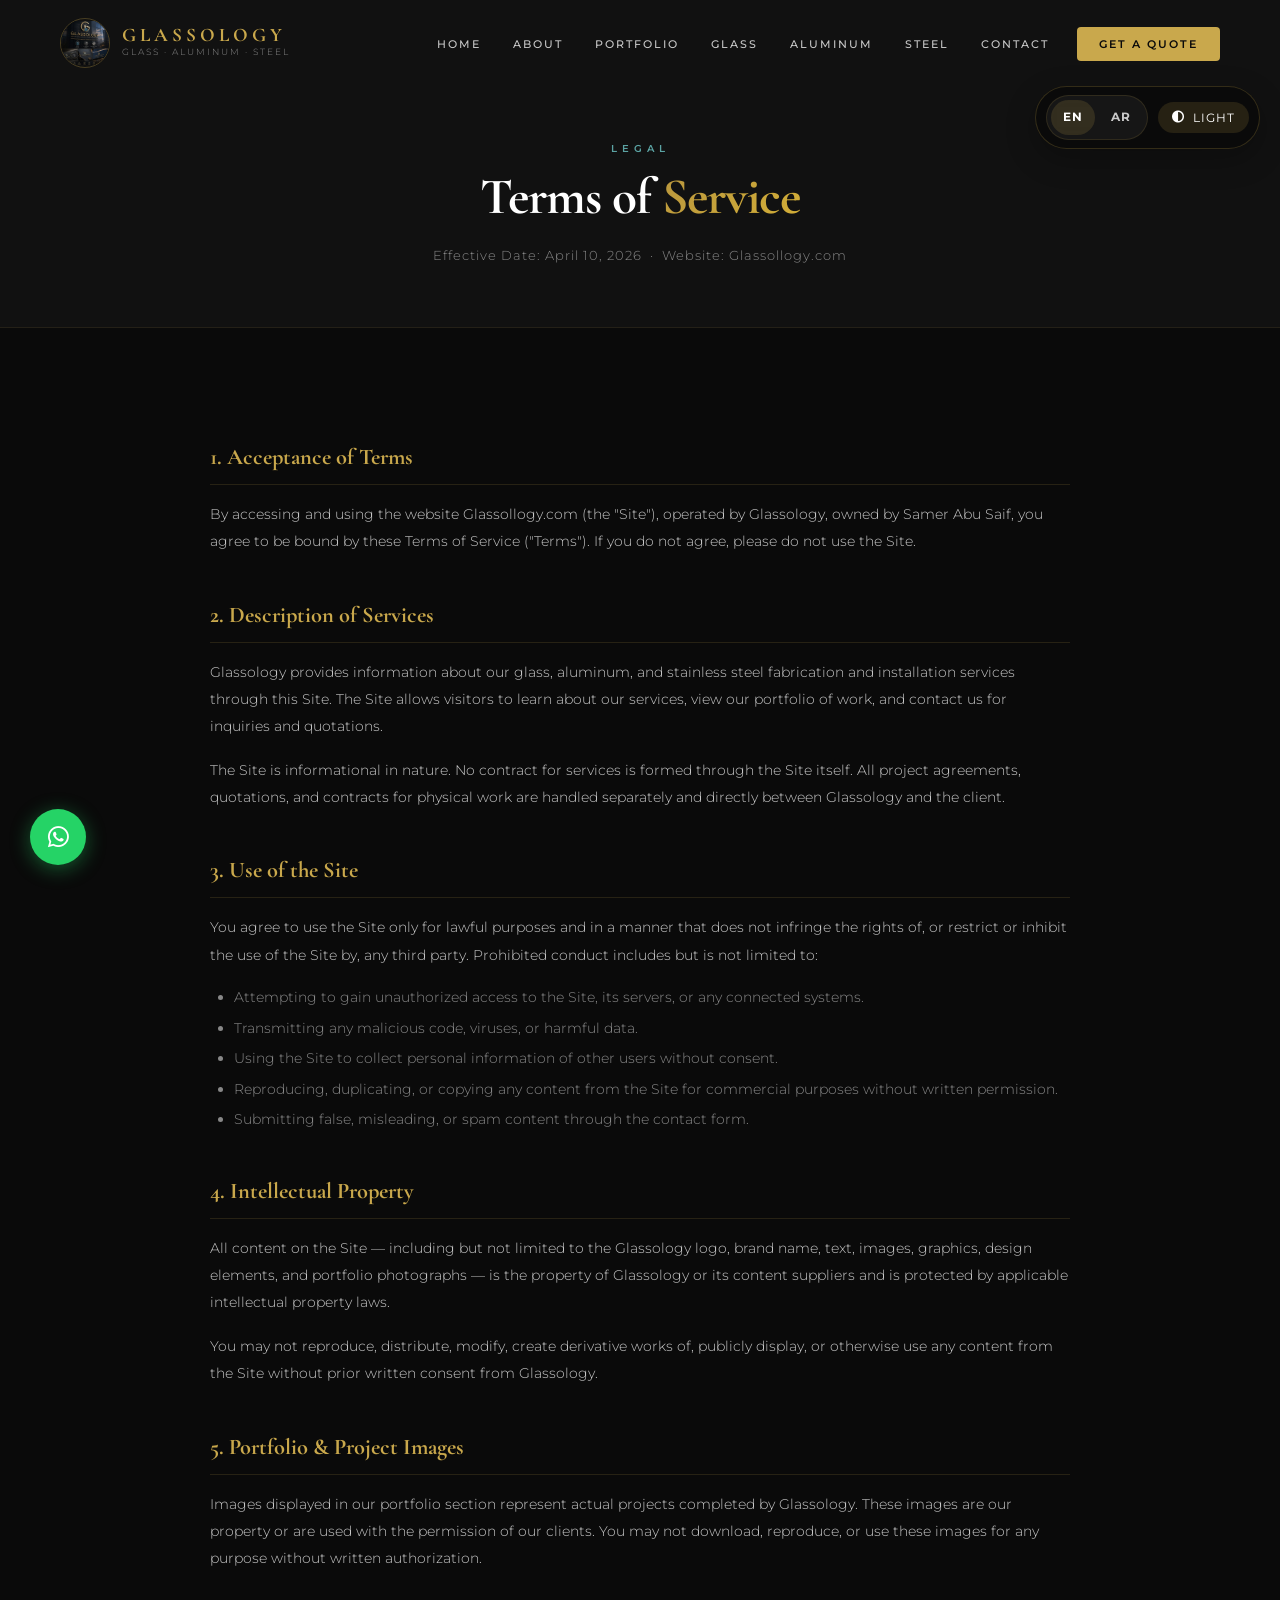
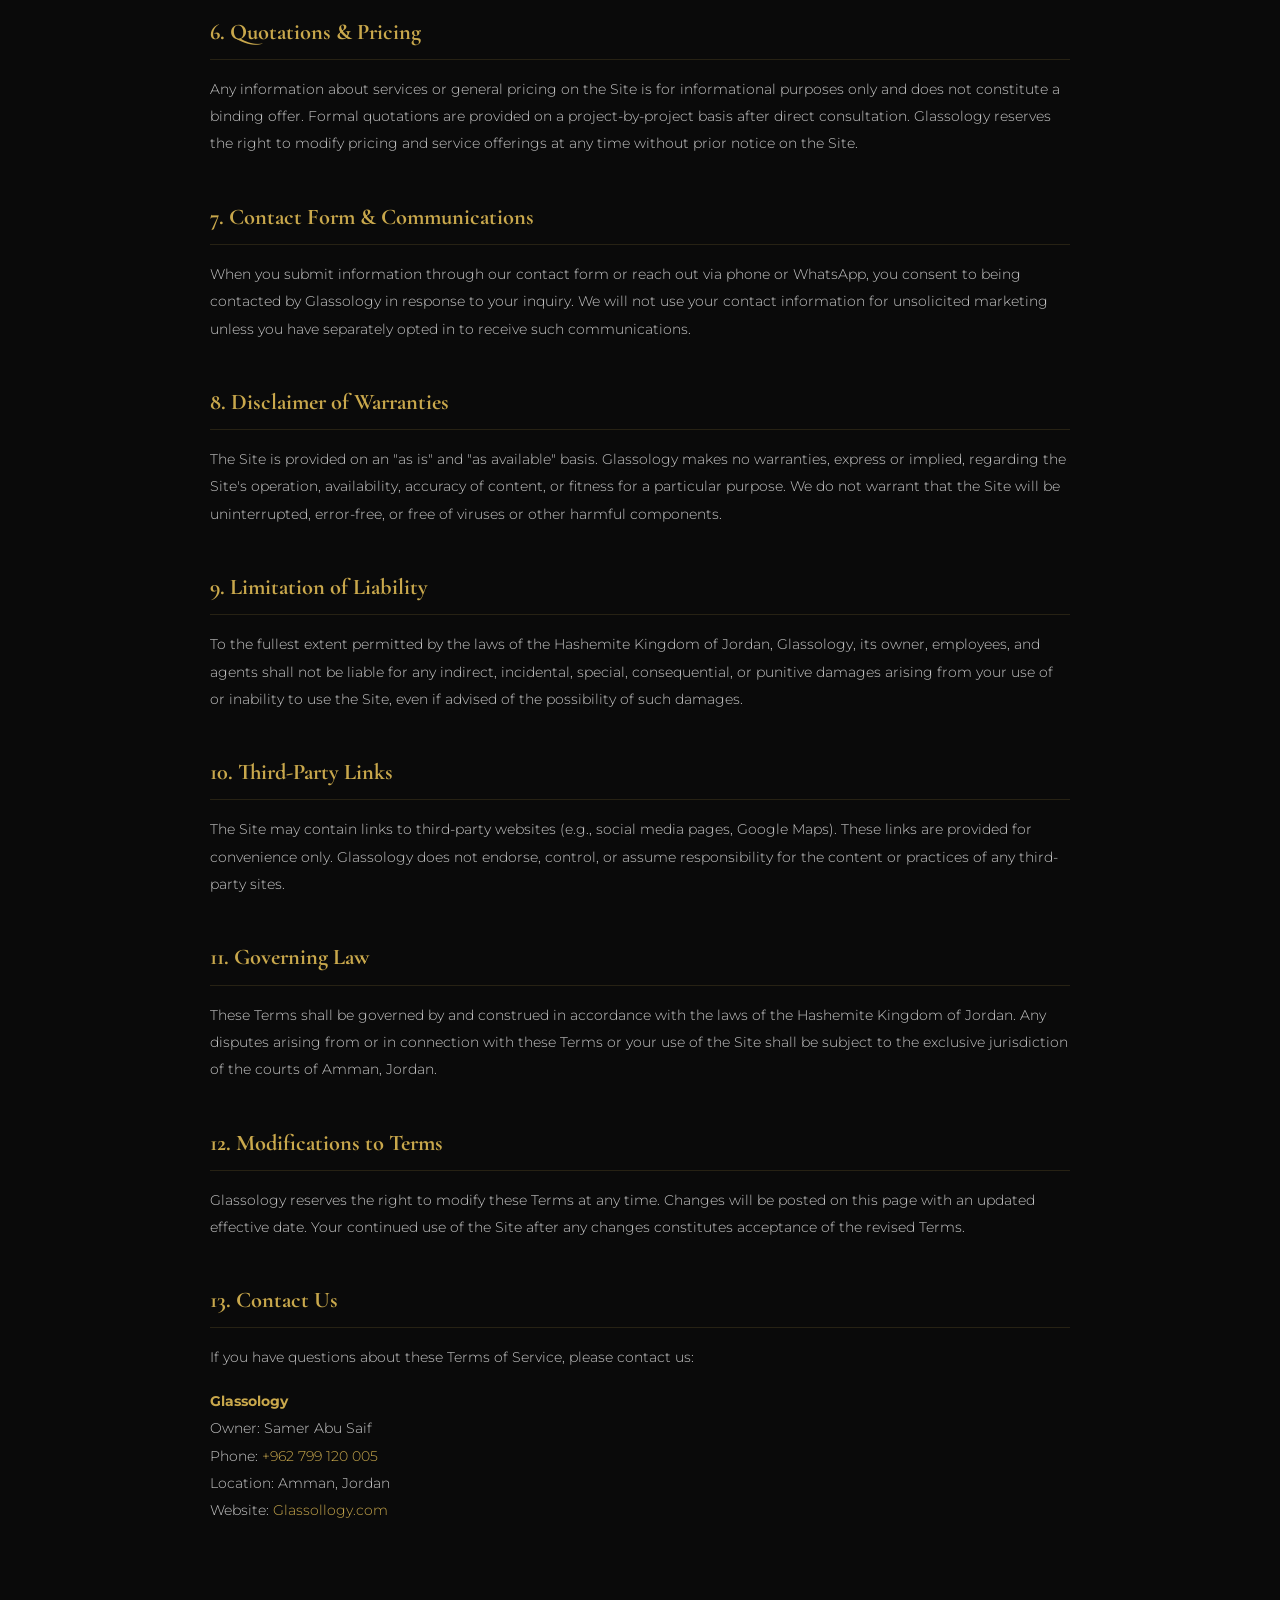
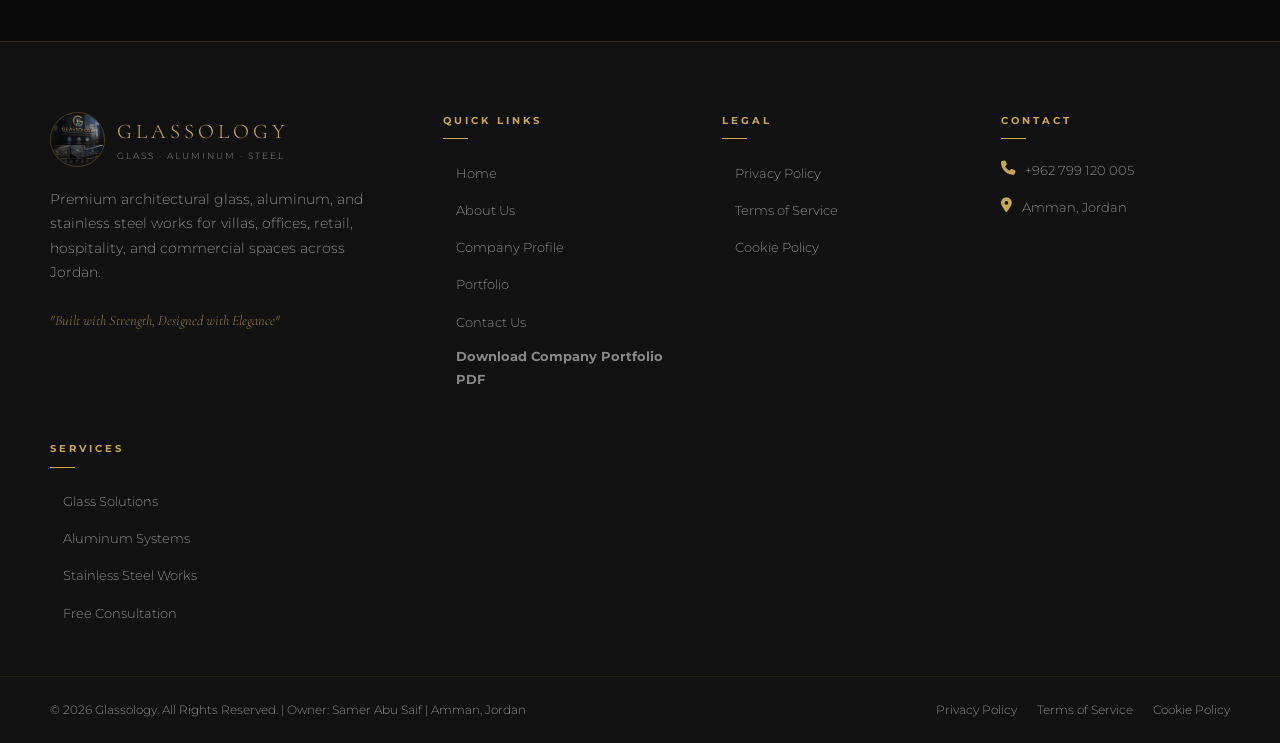
<file: terms-of-service.html>
<!DOCTYPE html>
<html dir="ltr" lang="en">
<head>
<meta charset="utf-8"/>
<meta content="width=device-width, initial-scale=1.0" name="viewport"/>
<meta content="Glassology Terms of Service — Rules and guidelines for using our website and services." name="description"/>
<meta content="noindex, follow" name="robots"/>
<title>Terms of Service — Glassology | Glass, Aluminum &amp; Stainless Steel Works</title>
<link href="images/brand/logo.jpeg" rel="icon" type="image/jpeg"/>
<link href="https://fonts.googleapis.com" rel="preconnect"/>
<link crossorigin="" href="https://fonts.gstatic.com" rel="preconnect"/>
<link href="https://fonts.googleapis.com/css2?family=Cormorant+Garamond:ital,wght@0,400;0,600;0,700;1,400&amp;family=Montserrat:wght@300;400;500;600;700&amp;display=swap" rel="stylesheet"/>
<link href="https://cdn.jsdelivr.net/npm/@fortawesome/fontawesome-free@6.5.0/css/all.min.css" rel="stylesheet"/>
<link href="css/style.css" rel="stylesheet"/>
</head>
<body style="cursor: auto;">
<!-- Navbar -->
<div aria-label="Site preferences" class="site-tools"><div aria-label="Language switcher" class="lang-switch"><span aria-current="true" class="lang-option active">EN</span><a class="lang-option" data-lang-url="terms-of-service-ar.html" href="terms-of-service-ar.html">AR</a></div><button aria-label="Toggle light or dark mode" class="theme-toggle" type="button"><i aria-hidden="true" class="fa fa-circle-half-stroke"></i><span class="theme-toggle-label">Light</span></button></div>
<nav aria-label="Main navigation" class="scrolled" id="navbar" role="navigation">
<a aria-label="Glassology Home" class="nav-logo" href="index.html">
<img alt="Glassology Logo" src="images/brand/logo.jpeg"/>
<div class="nav-brand-text">
<span class="nav-brand-name">Glassology</span>
<span class="nav-brand-sub">Glass · Aluminum · Steel</span>
</div>
</a>
<ul class="nav-links" role="list"><li><a class="nav-link" href="index.html">Home</a></li><li><a class="nav-link" href="index.html#about">About</a></li><li><a class="nav-link" href="index.html#portfolio">Portfolio</a></li><li><a class="nav-link" href="glass-solutions.html">Glass</a></li><li><a class="nav-link" href="aluminum-systems.html">Aluminum</a></li><li><a class="nav-link" href="stainless-steel-works.html">Steel</a></li><li><a class="nav-link" href="index.html#contact">Contact</a></li><li><a class="nav-cta" href="index.html#contact">Get a Quote</a></li></ul>
<button aria-label="Toggle mobile menu" class="hamburger"><span></span><span></span><span></span></button>
</nav>
<div aria-hidden="true" class="mobile-menu-overlay"></div>
<nav aria-label="Mobile navigation" class="mobile-menu"><a class="mobile-link" href="index.html"><i aria-hidden="true" class="fa fa-home"></i> Home</a><a class="mobile-link" href="index.html#about"><i aria-hidden="true" class="fa fa-info-circle"></i> About Us</a><a class="mobile-link" href="index.html#portfolio"><i aria-hidden="true" class="fa fa-images"></i> Portfolio</a><a class="mobile-link" href="glass-solutions.html"><i aria-hidden="true" class="fa fa-window-maximize"></i> Glass Solutions</a><a class="mobile-link" href="aluminum-systems.html"><i aria-hidden="true" class="fa fa-border-all"></i> Aluminum Systems</a><a class="mobile-link" href="stainless-steel-works.html"><i aria-hidden="true" class="fa fa-grip-lines"></i> Stainless Steel Works</a><a class="mobile-link" href="index.html#contact"><i aria-hidden="true" class="fa fa-envelope"></i> Contact</a><a class="mobile-cta" href="index.html#contact">Get a Free Quote</a></nav>
<!-- Hero -->
<div class="legal-hero">
<div class="container">
<span class="section-eyebrow">Legal</span>
<h1 class="section-title">Terms of <span>Service</span></h1>
<p class="legal-effective">Effective Date: April 10, 2026  ·  Website: Glassollogy.com</p>
</div>
</div>
<!-- Content -->
<div class="legal-body">
<div class="container">
<div class="legal-content">
<h2>1. Acceptance of Terms</h2>
<p>By accessing and using the website Glassollogy.com (the "Site"), operated by Glassology, owned by Samer Abu Saif, you agree to be bound by these Terms of Service ("Terms"). If you do not agree, please do not use the Site.</p>
<h2>2. Description of Services</h2>
<p>Glassology provides information about our glass, aluminum, and stainless steel fabrication and installation services through this Site. The Site allows visitors to learn about our services, view our portfolio of work, and contact us for inquiries and quotations.</p>
<p>The Site is informational in nature. No contract for services is formed through the Site itself. All project agreements, quotations, and contracts for physical work are handled separately and directly between Glassology and the client.</p>
<h2>3. Use of the Site</h2>
<p>You agree to use the Site only for lawful purposes and in a manner that does not infringe the rights of, or restrict or inhibit the use of the Site by, any third party. Prohibited conduct includes but is not limited to:</p>
<ul>
<li>Attempting to gain unauthorized access to the Site, its servers, or any connected systems.</li>
<li>Transmitting any malicious code, viruses, or harmful data.</li>
<li>Using the Site to collect personal information of other users without consent.</li>
<li>Reproducing, duplicating, or copying any content from the Site for commercial purposes without written permission.</li>
<li>Submitting false, misleading, or spam content through the contact form.</li>
</ul>
<h2>4. Intellectual Property</h2>
<p>All content on the Site — including but not limited to the Glassology logo, brand name, text, images, graphics, design elements, and portfolio photographs — is the property of Glassology or its content suppliers and is protected by applicable intellectual property laws.</p>
<p>You may not reproduce, distribute, modify, create derivative works of, publicly display, or otherwise use any content from the Site without prior written consent from Glassology.</p>
<h2>5. Portfolio &amp; Project Images</h2>
<p>Images displayed in our portfolio section represent actual projects completed by Glassology. These images are our property or are used with the permission of our clients. You may not download, reproduce, or use these images for any purpose without written authorization.</p>
<h2>6. Quotations &amp; Pricing</h2>
<p>Any information about services or general pricing on the Site is for informational purposes only and does not constitute a binding offer. Formal quotations are provided on a project-by-project basis after direct consultation. Glassology reserves the right to modify pricing and service offerings at any time without prior notice on the Site.</p>
<h2>7. Contact Form &amp; Communications</h2>
<p>When you submit information through our contact form or reach out via phone or WhatsApp, you consent to being contacted by Glassology in response to your inquiry. We will not use your contact information for unsolicited marketing unless you have separately opted in to receive such communications.</p>
<h2>8. Disclaimer of Warranties</h2>
<p>The Site is provided on an "as is" and "as available" basis. Glassology makes no warranties, express or implied, regarding the Site's operation, availability, accuracy of content, or fitness for a particular purpose. We do not warrant that the Site will be uninterrupted, error-free, or free of viruses or other harmful components.</p>
<h2>9. Limitation of Liability</h2>
<p>To the fullest extent permitted by the laws of the Hashemite Kingdom of Jordan, Glassology, its owner, employees, and agents shall not be liable for any indirect, incidental, special, consequential, or punitive damages arising from your use of or inability to use the Site, even if advised of the possibility of such damages.</p>
<h2>10. Third-Party Links</h2>
<p>The Site may contain links to third-party websites (e.g., social media pages, Google Maps). These links are provided for convenience only. Glassology does not endorse, control, or assume responsibility for the content or practices of any third-party sites.</p>
<h2>11. Governing Law</h2>
<p>These Terms shall be governed by and construed in accordance with the laws of the Hashemite Kingdom of Jordan. Any disputes arising from or in connection with these Terms or your use of the Site shall be subject to the exclusive jurisdiction of the courts of Amman, Jordan.</p>
<h2>12. Modifications to Terms</h2>
<p>Glassology reserves the right to modify these Terms at any time. Changes will be posted on this page with an updated effective date. Your continued use of the Site after any changes constitutes acceptance of the revised Terms.</p>
<h2>13. Contact Us</h2>
<p>If you have questions about these Terms of Service, please contact us:</p>
<p>
<strong style="color:var(--gold-primary)">Glassology</strong><br/>
          Owner: Samer Abu Saif<br/>
          Phone: <a href="tel:+962799120005" style="color:var(--gold-primary)">+962 799 120 005</a><br/>
          Location: Amman, Jordan<br/>
          Website: <a href="https://glassollogy.com" style="color:var(--gold-primary)">Glassollogy.com</a>
</p>
</div>
</div>
</div>
<!-- Footer -->
<footer aria-label="Site footer">
<div class="container">
<div class="footer-grid">
<div class="footer-brand">
<div class="footer-logo-wrap">
<img alt="Glassology Logo" class="footer-logo" src="images/brand/logo.jpeg"/>
<div>
<div class="footer-brand-name">Glassology</div>
<div class="footer-brand-sub">Glass · Aluminum · Steel</div>
</div>
</div>
<p class="footer-desc">Premium architectural glass, aluminum, and stainless steel works for villas, offices, retail, hospitality, and commercial spaces across Jordan.</p><p class="footer-tagline">"Built with Strength, Designed with Elegance"</p>
</div>
<div>
<h3 class="footer-col-title">Quick Links</h3>
<ul class="footer-links"><li><a class="footer-link" href="index.html">Home</a></li><li><a class="footer-link" href="index.html#about">About Us</a></li><li><a class="footer-link" href="index.html#company-profile">Company Profile</a></li><li><a class="footer-link" href="index.html#portfolio">Portfolio</a></li><li><a class="footer-link" href="index.html#contact">Contact Us</a></li><li><a class="footer-link footer-link-download" download="" href="downloads/glassology-company-portfolio.pdf">Download Company Portfolio PDF</a></li></ul>
</div>
<div>
<h3 class="footer-col-title">Legal</h3>
<ul class="footer-links"><li><a class="footer-link" href="privacy-policy.html">Privacy Policy</a></li><li><a class="footer-link" href="terms-of-service.html">Terms of Service</a></li><li><a class="footer-link" href="cookie-policy.html">Cookie Policy</a></li></ul>
</div>
<div>
<h3 class="footer-col-title">Contact</h3>
<div class="footer-contact-item"><i class="fa fa-phone footer-contact-icon"></i><a href="tel:+962799120005">+962 799 120 005</a></div>
<div class="footer-contact-item"><i class="fa fa-map-marker-alt footer-contact-icon"></i><span>Amman, Jordan</span></div>
</div>
<div><h3 class="footer-col-title">Services</h3><ul class="footer-links"><li><a class="footer-link" href="glass-solutions.html">Glass Solutions</a></li><li><a class="footer-link" href="aluminum-systems.html">Aluminum Systems</a></li><li><a class="footer-link" href="stainless-steel-works.html">Stainless Steel Works</a></li><li><a class="footer-link" href="index.html#contact">Free Consultation</a></li></ul></div></div>
</div>
<div class="footer-bottom">
<div class="container">
<div class="footer-bottom-inner">
<p class="footer-copy">© 2026 Glassology. All Rights Reserved. | Owner: Samer Abu Saif | Amman, Jordan</p>
<div class="footer-legal-links">
<a class="footer-legal-link" href="privacy-policy.html">Privacy Policy</a>
<a class="footer-legal-link" href="terms-of-service.html">Terms of Service</a>
<a class="footer-legal-link" href="cookie-policy.html">Cookie Policy</a>
</div>
</div>
</div>
</div>
</footer>
<a aria-label="WhatsApp" class="whatsapp-float" href="https://api.whatsapp.com/send?phone=962799120005&amp;text=Hello%20Glassology%2C%20I%20want%20to%20ask%20about%20a%20project." rel="noopener noreferrer" target="_blank"><i class="fab fa-whatsapp"></i></a>
<button aria-label="Back to top" class="back-to-top"><i class="fa fa-chevron-up"></i></button>
<script src="js/main.js"></script></body>
</html>
</file>
<file: css/style.css>
/* ============================================
   GLASSOLOGY - Premium CSS Stylesheet
   Built with Strength, Designed with Elegance
   ============================================ */

/* --- CSS Custom Properties --- */
:root {
  --black-deep: #0A0A0A;
  --black-mid: #111111;
  --black-light: #1A1A1A;
  --black-card: #141414;
  --gold-primary: #C9A84C;
  --gold-bright: #D4AF37;
  --gold-dark: #B8963E;
  --gold-pale: #E8D5A3;
  --gold-dim: rgba(201, 168, 76, 0.15);
  --teal-primary: #2E8B8B;
  --teal-light: #5BA3A3;
  --steel-blue: #4A6B7C;
  --white: #FFFFFF;
  --grey-light: #C8C8C8;
  --grey-mid: #888888;
  --grey-dark: #444444;
  --font-heading: 'Cormorant Garamond', 'Playfair Display', serif;
  --font-body: 'Montserrat', 'Inter', sans-serif;
  --transition: all 0.4s cubic-bezier(0.25, 0.8, 0.25, 1);
  --transition-fast: all 0.2s ease;
  --shadow-gold: 0 0 30px rgba(201, 168, 76, 0.2);
  --shadow-card: 0 8px 40px rgba(0,0,0,0.6);
  --border-gold: 1px solid rgba(201, 168, 76, 0.3);
  --radius: 4px;
  --radius-lg: 12px;
}

/* --- Reset & Base --- */
*, *::before, *::after {
  box-sizing: border-box;
  margin: 0;
  padding: 0;
}

html {
  scroll-behavior: smooth;
  font-size: 16px;
  -webkit-text-size-adjust: 100%;
  overflow-x: hidden;
}

body {
  background-color: var(--black-deep);
  color: var(--grey-light);
  font-family: var(--font-body);
  font-weight: 300;
  line-height: 1.7;
  overflow-x: hidden;
  cursor: none;
}

a {
  color: inherit;
  text-decoration: none;
  transition: var(--transition-fast);
}

img {
  max-width: 100%;
  height: auto;
  display: block;
}

ul {
  list-style: none;
}

button {
  cursor: none;
  border: none;
  background: none;
  font-family: var(--font-body);
}

/* ============================================
   LOADING SCREEN
   ============================================ */
#loading-screen {
  position: fixed;
  top: 0; left: 0;
  width: 100%; height: 100%;
  background: var(--black-deep);
  z-index: 9999;
  display: flex;
  flex-direction: column;
  align-items: center;
  justify-content: center;
  transition: opacity 0.8s ease, visibility 0.8s ease;
}

#loading-screen.hidden {
  opacity: 0;
  visibility: hidden;
  pointer-events: none;
}

.loader-logo {
  width: 100px;
  height: 100px;
  margin-bottom: 30px;
  animation: loaderPulse 1.5s ease-in-out infinite;
}

.loader-logo img {
  width: 100%;
  height: 100%;
  object-fit: contain;
  border-radius: 50%;
}

.loader-text {
  font-family: var(--font-heading);
  font-size: 2rem;
  color: var(--gold-primary);
  letter-spacing: 8px;
  text-transform: uppercase;
  margin-bottom: 20px;
}

.loader-bar-wrap {
  width: 200px;
  height: 2px;
  background: rgba(201, 168, 76, 0.2);
  border-radius: 1px;
  overflow: hidden;
}

.loader-bar {
  height: 100%;
  background: linear-gradient(90deg, var(--gold-dark), var(--gold-bright), var(--gold-dark));
  width: 0%;
  border-radius: 1px;
  animation: loaderProgress 2s ease forwards;
}

@keyframes loaderPulse {
  0%, 100% { transform: scale(1); filter: drop-shadow(0 0 10px rgba(201,168,76,0.5)); }
  50% { transform: scale(1.05); filter: drop-shadow(0 0 25px rgba(201,168,76,0.9)); }
}

@keyframes loaderProgress {
  0% { width: 0%; }
  100% { width: 100%; }
}

/* ============================================
   CUSTOM CURSOR
   ============================================ */
.cursor-dot {
  position: fixed;
  width: 10px;
  height: 10px;
  background: var(--gold-primary);
  border-radius: 50%;
  pointer-events: none;
  z-index: 9998;
  transform: translate(-50%, -50%);
  transition: transform 0.1s ease, width 0.2s, height 0.2s, background 0.2s;
}

.cursor-ring {
  position: fixed;
  width: 36px;
  height: 36px;
  border: 1.5px solid rgba(201, 168, 76, 0.6);
  border-radius: 50%;
  pointer-events: none;
  z-index: 9997;
  transform: translate(-50%, -50%);
  transition: transform 0.15s ease, width 0.3s, height 0.3s, border-color 0.3s;
}

.cursor-dot.hover {
  width: 14px;
  height: 14px;
  background: var(--gold-bright);
}

.cursor-ring.hover {
  width: 50px;
  height: 50px;
  border-color: var(--gold-bright);
}

/* ============================================
   COOKIE CONSENT BANNER
   ============================================ */
#cookie-banner {
  position: fixed;
  bottom: 0; left: 0; right: 0;
  background: var(--black-light);
  border-top: 1px solid rgba(201, 168, 76, 0.3);
  padding: 18px 30px;
  display: flex;
  align-items: center;
  justify-content: space-between;
  gap: 20px;
  z-index: 9990;
  transform: translateY(0);
  transition: transform 0.5s ease;
  flex-wrap: wrap;
}

#cookie-banner.hidden {
  transform: translateY(110%);
}

#cookie-banner p {
  font-size: 0.85rem;
  color: var(--grey-light);
  flex: 1;
  min-width: 250px;
}

#cookie-banner p a {
  color: var(--gold-primary);
  text-decoration: underline;
}

.cookie-btns {
  display: flex;
  gap: 12px;
  flex-wrap: wrap;
}

.cookie-accept {
  padding: 8px 22px;
  background: var(--gold-primary);
  color: var(--black-deep);
  font-size: 0.8rem;
  font-weight: 600;
  letter-spacing: 1px;
  text-transform: uppercase;
  border-radius: var(--radius);
  cursor: pointer;
  transition: var(--transition-fast);
}

.cookie-accept:hover { background: var(--gold-bright); }

.cookie-decline {
  padding: 8px 22px;
  border: 1px solid rgba(201, 168, 76, 0.3);
  color: var(--grey-mid);
  font-size: 0.8rem;
  letter-spacing: 1px;
  text-transform: uppercase;
  border-radius: var(--radius);
  cursor: pointer;
  transition: var(--transition-fast);
}

.cookie-decline:hover { border-color: var(--gold-primary); color: var(--gold-primary); }

/* ============================================
   NAVIGATION
   ============================================ */
#navbar {
  position: fixed;
  top: 0; left: 0; right: 0;
  z-index: 1000;
  padding: 18px 60px;
  display: flex;
  align-items: center;
  justify-content: space-between;
  transition: var(--transition);
  background: transparent;
}

#navbar.scrolled {
  background: rgba(10, 10, 10, 0.97);
  backdrop-filter: blur(20px);
  -webkit-backdrop-filter: blur(20px);
  border-bottom: 1px solid rgba(201, 168, 76, 0.15);
  padding: 12px 60px;
  box-shadow: 0 4px 30px rgba(0,0,0,0.5);
}

.nav-logo {
  display: flex;
  align-items: center;
  gap: 12px;
  text-decoration: none;
}

.nav-logo img {
  width: 50px;
  height: 50px;
  object-fit: contain;
  border-radius: 50%;
  border: 1px solid rgba(201, 168, 76, 0.3);
  transition: var(--transition-fast);
}

.nav-logo:hover img {
  border-color: var(--gold-primary);
  box-shadow: 0 0 15px rgba(201, 168, 76, 0.4);
}

.nav-brand-text {
  display: flex;
  flex-direction: column;
}

.nav-brand-name {
  font-family: var(--font-heading);
  font-size: 1.2rem;
  font-weight: 700;
  color: var(--gold-primary);
  letter-spacing: 4px;
  text-transform: uppercase;
  line-height: 1;
}

.nav-brand-sub {
  font-size: 0.55rem;
  color: var(--grey-mid);
  letter-spacing: 2px;
  text-transform: uppercase;
}

.nav-links {
  display: flex;
  align-items: center;
  gap: 10px;
}

.nav-link {
  font-size: 0.7rem;
  font-weight: 500;
  letter-spacing: 2px;
  text-transform: uppercase;
  color: var(--grey-light);
  padding: 8px 14px;
  position: relative;
  transition: var(--transition-fast);
}

.nav-link::after {
  content: '';
  position: absolute;
  bottom: 4px;
  left: 14px; right: 14px;
  height: 1px;
  background: var(--gold-primary);
  transform: scaleX(0);
  transform-origin: left;
  transition: transform 0.3s ease;
}

.nav-link:hover, .nav-link.active {
  color: var(--gold-primary);
}

.nav-link:hover::after, .nav-link.active::after {
  transform: scaleX(1);
}

.nav-cta {
  font-size: 0.7rem;
  font-weight: 600;
  letter-spacing: 2px;
  text-transform: uppercase;
  color: var(--black-deep);
  background: var(--gold-primary);
  padding: 10px 22px;
  border-radius: var(--radius);
  transition: var(--transition-fast);
  margin-left: 10px;
}

.nav-cta:hover {
  background: var(--gold-bright);
  transform: translateY(-1px);
  box-shadow: 0 4px 15px rgba(201, 168, 76, 0.4);
}

/* Hamburger */
.hamburger {
  display: none;
  flex-direction: column;
  gap: 5px;
  width: 28px;
  cursor: pointer;
  padding: 4px;
}

.hamburger span {
  display: block;
  height: 2px;
  background: var(--gold-primary);
  border-radius: 1px;
  transition: var(--transition-fast);
}

.hamburger.active span:nth-child(1) { transform: translateY(7px) rotate(45deg); }
.hamburger.active span:nth-child(2) { opacity: 0; transform: scaleX(0); }
.hamburger.active span:nth-child(3) { transform: translateY(-7px) rotate(-45deg); }

/* Mobile Menu */
.mobile-menu {
  position: fixed;
  top: 0; right: -100%;
  width: min(320px, 85vw);
  height: 100vh;
  background: var(--black-light);
  border-left: 1px solid rgba(201, 168, 76, 0.2);
  z-index: 999;
  padding: 100px 40px 40px;
  display: flex;
  flex-direction: column;
  gap: 8px;
  transition: right 0.4s cubic-bezier(0.4, 0, 0.2, 1);
  overflow-y: auto;
}

.mobile-menu.open { right: 0; }

.mobile-menu-overlay {
  position: fixed;
  top: 0; left: 0;
  width: 100%; height: 100%;
  background: rgba(0,0,0,0.7);
  z-index: 998;
  display: none;
  backdrop-filter: blur(4px);
}

.mobile-menu-overlay.show { display: block; }

.mobile-link {
  font-size: 0.85rem;
  font-weight: 500;
  letter-spacing: 2px;
  text-transform: uppercase;
  color: var(--grey-light);
  padding: 14px 0;
  border-bottom: 1px solid rgba(201, 168, 76, 0.1);
  display: flex;
  align-items: center;
  gap: 10px;
  transition: var(--transition-fast);
}

.mobile-link:hover { color: var(--gold-primary); padding-left: 8px; }

.mobile-cta {
  margin-top: 20px;
  display: inline-flex;
  align-items: center;
  justify-content: center;
  font-size: 0.8rem;
  font-weight: 600;
  letter-spacing: 2px;
  text-transform: uppercase;
  color: var(--black-deep);
  background: var(--gold-primary);
  padding: 14px 24px;
  border-radius: var(--radius);
  text-align: center;
}

/* ============================================
   HERO SECTION
   ============================================ */
#hero {
  position: relative;
  min-height: 980px;
  display: flex;
  align-items: center;
  justify-content: center;
  overflow: hidden;
  padding: 130px 0 80px;
}

#hero-canvas {
  position: absolute;
  inset: 0;
  width: 100%;
  height: 100%;
  z-index: 0;
}

.hero-bg {
  position: absolute;
  inset: 0;
  background: 
    radial-gradient(ellipse at 20% 50%, rgba(46, 139, 139, 0.08) 0%, transparent 50%),
    radial-gradient(ellipse at 80% 20%, rgba(201, 168, 76, 0.05) 0%, transparent 50%),
    linear-gradient(135deg, var(--black-deep) 0%, #0D1117 40%, #0A0F0A 70%, var(--black-deep) 100%);
  z-index: 1;
}

.hero-overlay {
  position: absolute;
  inset: 0;
  background: 
    linear-gradient(to bottom, rgba(10,10,10,0.5) 0%, rgba(10,10,10,0.1) 40%, rgba(10,10,10,0.7) 100%);
  z-index: 2;
}

.hero-content {
  position: relative;
  z-index: 3;
  padding: 0 20px;
  width: 100%;
}

.hero-shell {
  max-width: 1280px;
  margin: 0 auto;
  display: grid;
  grid-template-columns: minmax(0, 1.05fr) minmax(360px, 0.95fr);
  gap: 48px;
  align-items: center;
}

.hero-copy {
  text-align: left;
}


.hero-logo-wrap {
  display: flex;
  justify-content: center;
  margin-bottom: 30px;
  animation: heroFadeUp 1s ease 0.3s both;
}

.hero-mark-wrap {
  justify-content: flex-start;
  gap: 18px;
  align-items: center;
  margin-bottom: 24px;
}

.hero-mark-text {
  display: flex;
  flex-direction: column;
  gap: 6px;
}

.hero-mark-name {
  font-family: var(--font-heading);
  color: var(--white);
  font-size: 1.4rem;
  font-weight: 700;
}

.hero-mark-sub {
  color: var(--grey-mid);
  font-size: 0.85rem;
  letter-spacing: 1px;
}


.hero-logo {
  width: 90px;
  height: 90px;
  object-fit: contain;
  border-radius: 50%;
  border: 2px solid rgba(201, 168, 76, 0.4);
  box-shadow: 0 0 40px rgba(201, 168, 76, 0.2), 0 0 80px rgba(201, 168, 76, 0.1);
  animation: heroLogoPulse 3s ease-in-out infinite;
}

@keyframes heroLogoPulse {
  0%, 100% { box-shadow: 0 0 40px rgba(201, 168, 76, 0.2), 0 0 80px rgba(201, 168, 76, 0.1); }
  50% { box-shadow: 0 0 60px rgba(201, 168, 76, 0.4), 0 0 120px rgba(201, 168, 76, 0.2); }
}

.hero-eyebrow {
  font-size: 0.7rem;
  font-weight: 600;
  letter-spacing: 4px;
  text-transform: uppercase;
  color: var(--teal-light);
  margin-bottom: 18px;
  animation: heroFadeUp 1s ease 0.5s both;
}


.hero-title {
  font-family: var(--font-heading);
  font-size: clamp(3rem, 10vw, 7rem);
  font-weight: 700;
  color: var(--gold-primary);
  line-height: 1;
  letter-spacing: 10px;
  text-transform: uppercase;
  background: linear-gradient(135deg, var(--gold-dark) 0%, var(--gold-bright) 50%, var(--gold-dark) 100%);
  -webkit-background-clip: text;
  -webkit-text-fill-color: transparent;
  background-clip: text;
  animation: heroFadeUp 1s ease 0.7s both;
  filter: drop-shadow(0 4px 20px rgba(201, 168, 76, 0.3));
}

.hero-title-upgraded {
  font-size: clamp(2.9rem, 5.4vw, 5.7rem);
  line-height: 0.98;
  letter-spacing: 0;
  text-transform: none;
  max-width: 11ch;
}


.hero-subtitle {
  font-size: clamp(0.75rem, 2vw, 0.95rem);
  font-weight: 400;
  letter-spacing: 4px;
  text-transform: uppercase;
  color: var(--grey-light);
  margin: 16px 0;
  animation: heroFadeUp 1s ease 0.9s both;
}

.hero-lead {
  font-size: 1.04rem;
  line-height: 1.9;
  text-transform: none;
  letter-spacing: 0;
  color: var(--grey-light);
  max-width: 62ch;
  margin: 0 0 10px;
}


.hero-divider {
  display: flex;
  align-items: center;
  justify-content: flex-start;
  gap: 16px;
  margin: 24px 0 24px;
  animation: heroFadeUp 1s ease 1s both;
}

.hero-divider-line {
  width: 60px;
  height: 1px;
  background: linear-gradient(90deg, transparent, var(--gold-primary));
}

.hero-divider-line:last-child {
  background: linear-gradient(270deg, transparent, var(--gold-primary));
}

.hero-divider-gem {
  width: 6px;
  height: 6px;
  background: var(--gold-primary);
  transform: rotate(45deg);
}

.hero-tagline {
  font-family: var(--font-heading);
  font-size: clamp(1rem, 2.5vw, 1.3rem);
  font-style: italic;
  color: var(--gold-pale);
  letter-spacing: 2px;
  margin-bottom: 50px;
  animation: heroFadeUp 1s ease 1.1s both;
}

.hero-buttons {
  display: flex;
  gap: 20px;
  justify-content: center;
  flex-wrap: wrap;
  animation: heroFadeUp 1s ease 1.3s both;
}

.hero-buttons-upgraded {
  justify-content: flex-start;
}


@keyframes heroFadeUp {
  from { opacity: 0; transform: translateY(30px); }
  to { opacity: 1; transform: translateY(0); }
}

.btn-primary {
  display: inline-flex;
  align-items: center;
  gap: 10px;
  padding: 16px 36px;
  background: linear-gradient(135deg, var(--gold-dark), var(--gold-primary));
  color: var(--black-deep);
  font-size: 0.75rem;
  font-weight: 700;
  letter-spacing: 3px;
  text-transform: uppercase;
  border-radius: var(--radius);
  transition: var(--transition);
  position: relative;
  overflow: hidden;
}

.btn-primary::before {
  content: '';
  position: absolute;
  top: 0; left: -100%;
  width: 100%; height: 100%;
  background: linear-gradient(90deg, transparent, rgba(255,255,255,0.15), transparent);
  transition: left 0.5s ease;
}

.btn-primary:hover::before { left: 100%; }
.btn-primary:hover {
  transform: translateY(-3px);
  box-shadow: 0 10px 30px rgba(201, 168, 76, 0.4);
}

.btn-secondary {
  display: inline-flex;
  align-items: center;
  gap: 10px;
  padding: 16px 36px;
  background: transparent;
  color: var(--gold-primary);
  font-size: 0.75rem;
  font-weight: 700;
  letter-spacing: 3px;
  text-transform: uppercase;
  border: 1px solid rgba(201, 168, 76, 0.5);
  border-radius: var(--radius);
  transition: var(--transition);
  position: relative;
  overflow: hidden;
  backdrop-filter: blur(4px);
}

.btn-secondary::before {
  content: '';
  position: absolute;
  inset: 0;
  background: rgba(201, 168, 76, 0.05);
  opacity: 0;
  transition: opacity 0.3s;
}

.btn-secondary:hover {
  border-color: var(--gold-primary);
  background: rgba(201, 168, 76, 0.1);
  transform: translateY(-3px);
  box-shadow: 0 10px 30px rgba(201, 168, 76, 0.2);
}

.btn-tertiary {
  display: inline-flex;
  align-items: center;
  gap: 10px;
  padding: 16px 28px;
  border-radius: var(--radius);
  background: rgba(255,255,255,0.04);
  color: var(--white);
  border: 1px solid rgba(255,255,255,0.08);
  backdrop-filter: blur(10px);
  font-size: 0.75rem;
  font-weight: 700;
  letter-spacing: 2px;
  text-transform: uppercase;
  transition: var(--transition);
}

.btn-tertiary:hover {
  transform: translateY(-3px);
  border-color: rgba(201, 168, 76, 0.4);
  box-shadow: 0 12px 32px rgba(0,0,0,0.35);
}


.hero-scroll-indicator {
  position: absolute;
  bottom: 35px;
  left: 50%;
  transform: translateX(-50%);
  z-index: 3;
  display: flex;
  flex-direction: column;
  align-items: center;
  gap: 8px;
  animation: heroFadeUp 1s ease 1.6s both;
}

.scroll-text {
  font-size: 0.6rem;
  letter-spacing: 4px;
  text-transform: uppercase;
  color: var(--grey-mid);
}

.scroll-line {
  width: 1px;
  height: 40px;
  background: linear-gradient(to bottom, var(--gold-primary), transparent);
  animation: scrollBounce 2s ease-in-out infinite;
}

@keyframes scrollBounce {
  0%, 100% { opacity: 0.4; transform: scaleY(1); }
  50% { opacity: 1; transform: scaleY(1.3); }
}

/* ============================================
   SECTION SHARED STYLES
   ============================================ */
section {
  padding: 100px 0;
}

.container {
  max-width: 1200px;
  margin: 0 auto;
  padding: 0 40px;
}

.section-header {
  text-align: center;
  margin-bottom: 70px;
}

.section-eyebrow {
  font-size: 0.65rem;
  font-weight: 600;
  letter-spacing: 5px;
  text-transform: uppercase;
  color: var(--teal-light);
  margin-bottom: 12px;
  display: block;
}

.section-title {
  font-family: var(--font-heading);
  font-size: clamp(2rem, 5vw, 3.2rem);
  font-weight: 700;
  color: var(--white);
  line-height: 1.2;
  margin-bottom: 20px;
}

.section-title span {
  color: var(--gold-primary);
  background: linear-gradient(135deg, var(--gold-dark), var(--gold-bright));
  -webkit-background-clip: text;
  -webkit-text-fill-color: transparent;
  background-clip: text;
}

.gold-divider {
  display: flex;
  align-items: center;
  justify-content: center;
  gap: 12px;
  margin: 16px auto 0;
  width: fit-content;
}

.gold-divider-line {
  width: 50px;
  height: 1px;
  background: linear-gradient(90deg, transparent, var(--gold-primary));
}

.gold-divider-line:last-child {
  background: linear-gradient(270deg, transparent, var(--gold-primary));
}

.gold-divider-dot {
  width: 5px;
  height: 5px;
  background: var(--gold-primary);
  border-radius: 50%;
}

.section-desc {
  font-size: 1rem;
  color: var(--grey-mid);
  max-width: 600px;
  margin: 20px auto 0;
  line-height: 1.8;
}

/* AOS-like animations */
[data-animate] {
  opacity: 0;
  transition: opacity 0.8s ease, transform 0.8s ease;
}

[data-animate="fade-up"] { transform: translateY(40px); }
[data-animate="fade-left"] { transform: translateX(-40px); }
[data-animate="fade-right"] { transform: translateX(40px); }
[data-animate="fade-in"] { transform: scale(0.95); }
[data-animate="zoom-in"] { transform: scale(0.8); }

[data-animate].animated {
  opacity: 1;
  transform: none;
}

/* ============================================
   ABOUT SECTION
   ============================================ */
#about {
  background: var(--black-mid);
  position: relative;
  overflow: hidden;
}

#about::before {
  content: '';
  position: absolute;
  top: -50%;
  right: -20%;
  width: 600px;
  height: 600px;
  background: radial-gradient(circle, rgba(201, 168, 76, 0.04) 0%, transparent 60%);
  pointer-events: none;
}

.about-grid {
  display: grid;
  grid-template-columns: 1fr 1fr;
  gap: 80px;
  align-items: center;
}

.about-visual {
  position: relative;
}

.about-img-frame {
  position: relative;
  border-radius: var(--radius-lg);
  overflow: hidden;
  aspect-ratio: 4/5;
}

.about-img-frame::before {
  content: '';
  position: absolute;
  inset: -2px;
  background: linear-gradient(135deg, var(--gold-dark), transparent 50%, var(--teal-primary));
  border-radius: calc(var(--radius-lg) + 2px);
  z-index: -1;
}

.about-img-placeholder {
  width: 100%;
  height: 100%;
  background: linear-gradient(135deg, #0D1F1F 0%, #1A2A2A 50%, #0A1515 100%);
  display: flex;
  align-items: center;
  justify-content: center;
  border-radius: var(--radius-lg);
  position: relative;
  overflow: hidden;
  min-height: 450px;
}

.about-img-placeholder::before {
  content: '';
  position: absolute;
  inset: 0;
  background: 
    repeating-linear-gradient(45deg, rgba(201,168,76,0.03) 0, rgba(201,168,76,0.03) 1px, transparent 1px, transparent 30px),
    repeating-linear-gradient(-45deg, rgba(201,168,76,0.03) 0, rgba(201,168,76,0.03) 1px, transparent 1px, transparent 30px);
}

.about-icon-big {
  font-size: 5rem;
  color: rgba(201, 168, 76, 0.3);
  text-align: center;
}

.about-badge {
  position: absolute;
  bottom: -20px;
  right: -20px;
  width: 120px;
  height: 120px;
  background: linear-gradient(135deg, var(--gold-dark), var(--gold-primary));
  border-radius: 50%;
  display: flex;
  flex-direction: column;
  align-items: center;
  justify-content: center;
  box-shadow: 0 10px 40px rgba(201, 168, 76, 0.3);
  border: 3px solid var(--black-mid);
}

.badge-num {
  font-family: var(--font-heading);
  font-size: 2rem;
  font-weight: 700;
  color: var(--black-deep);
  line-height: 1;
}

.badge-text {
  font-size: 0.5rem;
  font-weight: 600;
  letter-spacing: 1.5px;
  text-transform: uppercase;
  color: var(--black-deep);
  text-align: center;
}

.about-content { }

.about-content .section-title {
  text-align: left;
  margin-bottom: 24px;
}

.about-content .gold-divider {
  justify-content: flex-start;
  margin: 0 0 28px;
}

.about-content .gold-divider-line {
  background: linear-gradient(90deg, var(--gold-primary), transparent);
}

.about-content .gold-divider-line:last-child {
  background: linear-gradient(270deg, var(--gold-primary), transparent);
}

.about-text {
  font-size: 0.95rem;
  color: var(--grey-light);
  line-height: 1.9;
  margin-bottom: 30px;
}

.about-highlights {
  display: grid;
  grid-template-columns: 1fr 1fr;
  gap: 16px;
  margin-top: 20px;
}

.highlight-item {
  display: flex;
  align-items: flex-start;
  gap: 12px;
  padding: 16px;
  background: rgba(201, 168, 76, 0.04);
  border: 1px solid rgba(201, 168, 76, 0.1);
  border-radius: var(--radius);
  transition: var(--transition-fast);
}

.highlight-item:hover {
  border-color: rgba(201, 168, 76, 0.3);
  background: rgba(201, 168, 76, 0.07);
}

.highlight-icon {
  font-size: 1.4rem;
  color: var(--gold-primary);
  flex-shrink: 0;
  margin-top: 2px;
}

.highlight-title {
  font-size: 0.75rem;
  font-weight: 600;
  letter-spacing: 1px;
  text-transform: uppercase;
  color: var(--gold-pale);
  margin-bottom: 4px;
}

.highlight-desc {
  font-size: 0.8rem;
  color: var(--grey-mid);
  line-height: 1.5;
}

/* ============================================
   SERVICES SECTION
   ============================================ */
#services {
  background: var(--black-deep);
  position: relative;
}

.services-grid {
  display: grid;
  grid-template-columns: repeat(3, 1fr);
  gap: 30px;
}

.service-card {
  background: var(--black-card);
  border: 1px solid rgba(201, 168, 76, 0.12);
  border-radius: var(--radius-lg);
  padding: 40px 30px;
  position: relative;
  overflow: hidden;
  transition: transform 0.4s cubic-bezier(0.25, 0.8, 0.25, 1), 
              box-shadow 0.4s ease,
              border-color 0.4s ease;
  transform-style: preserve-3d;
}

.service-card::before {
  content: '';
  position: absolute;
  top: 0; left: 0; right: 0;
  height: 2px;
  background: linear-gradient(90deg, transparent, var(--gold-primary), transparent);
  opacity: 0;
  transition: opacity 0.4s ease;
}

.service-card::after {
  content: '';
  position: absolute;
  inset: 0;
  background: radial-gradient(ellipse at 50% 0%, rgba(201, 168, 76, 0.06) 0%, transparent 70%);
  opacity: 0;
  transition: opacity 0.4s ease;
  pointer-events: none;
}

.service-card:hover {
  transform: translateY(-8px) rotateX(2deg);
  box-shadow: 0 20px 60px rgba(0,0,0,0.5), 0 0 30px rgba(201, 168, 76, 0.12);
  border-color: rgba(201, 168, 76, 0.4);
}

.service-card:hover::before, .service-card:hover::after { opacity: 1; }

.service-icon-wrap {
  width: 90px;
  height: 90px;
  border-radius: 50%;
  border: 2px solid rgba(201, 168, 76, 0.3);
  display: flex;
  align-items: center;
  justify-content: center;
  margin: 0 auto 28px;
  background: radial-gradient(circle, rgba(201, 168, 76, 0.08) 0%, transparent 70%);
  transition: var(--transition);
  position: relative;
}

.service-icon-wrap::before {
  content: '';
  position: absolute;
  inset: -4px;
  border-radius: 50%;
  border: 1px solid transparent;
  background: linear-gradient(135deg, rgba(201, 168, 76, 0.4), transparent) border-box;
  -webkit-mask: linear-gradient(#fff 0 0) padding-box, linear-gradient(#fff 0 0);
  -webkit-mask-composite: destination-out;
  mask-composite: exclude;
  opacity: 0;
  transition: opacity 0.4s;
}

.service-card:hover .service-icon-wrap {
  border-color: var(--gold-primary);
  background: radial-gradient(circle, rgba(201, 168, 76, 0.15) 0%, transparent 70%);
  box-shadow: 0 0 30px rgba(201, 168, 76, 0.2);
}

.service-card:hover .service-icon-wrap::before { opacity: 1; }

.service-icon {
  font-size: 2.2rem;
}

.glass-icon { color: var(--teal-light); }
.aluminum-icon { color: var(--steel-blue); filter: brightness(1.5); }
.steel-icon { color: var(--grey-light); }

.service-title {
  font-family: var(--font-heading);
  font-size: 1.5rem;
  font-weight: 700;
  color: var(--white);
  text-align: center;
  margin-bottom: 8px;
  transition: color 0.3s;
}

.service-card:hover .service-title { color: var(--gold-primary); }

.service-subtitle {
  font-size: 0.65rem;
  font-weight: 500;
  letter-spacing: 3px;
  text-transform: uppercase;
  color: var(--gold-primary);
  text-align: center;
  margin-bottom: 20px;
  opacity: 0.8;
}

.service-divider {
  width: 40px;
  height: 1px;
  background: linear-gradient(90deg, transparent, var(--gold-primary), transparent);
  margin: 0 auto 24px;
}

.service-list {
  display: flex;
  flex-direction: column;
  gap: 10px;
}

.service-list li {
  display: flex;
  align-items: flex-start;
  gap: 10px;
  font-size: 0.85rem;
  color: var(--grey-mid);
  line-height: 1.5;
  transition: color 0.2s;
}

.service-list li::before {
  content: '◆';
  font-size: 0.45rem;
  color: var(--gold-primary);
  flex-shrink: 0;
  margin-top: 5px;
}

.service-card:hover .service-list li { color: var(--grey-light); }

/* ============================================
   PORTFOLIO SECTION
   ============================================ */
#portfolio {
  background: var(--black-mid);
  position: relative;
}

.portfolio-filters {
  display: flex;
  justify-content: center;
  gap: 8px;
  margin-bottom: 50px;
  flex-wrap: wrap;
}

.filter-btn {
  padding: 10px 28px;
  font-size: 0.7rem;
  font-weight: 600;
  letter-spacing: 2.5px;
  text-transform: uppercase;
  color: var(--grey-mid);
  border: 1px solid rgba(201, 168, 76, 0.2);
  border-radius: 30px;
  background: transparent;
  cursor: pointer;
  transition: var(--transition-fast);
}

.filter-btn:hover, .filter-btn.active {
  color: var(--black-deep);
  background: var(--gold-primary);
  border-color: var(--gold-primary);
}

.portfolio-grid {
  display: grid;
  grid-template-columns: repeat(auto-fill, minmax(280px, 1fr));
  gap: 20px;
}

.portfolio-item {
  position: relative;
  border-radius: var(--radius-lg);
  overflow: hidden;
  aspect-ratio: 4/3;
  cursor: pointer;
  background: var(--black-card);
  transition: transform 0.4s ease, box-shadow 0.4s ease;
}

.portfolio-item:hover {
  transform: scale(1.02);
  box-shadow: 0 15px 50px rgba(0,0,0,0.6);
}

.portfolio-img {
  width: 100%;
  height: 100%;
  object-fit: cover;
  transition: transform 0.6s ease;
}

.portfolio-item:hover .portfolio-img {
  transform: scale(1.08);
}

.portfolio-overlay {
  position: absolute;
  inset: 0;
  background: linear-gradient(to top, rgba(0,0,0,0.85) 0%, rgba(201, 168, 76, 0.15) 50%, transparent 100%);
  opacity: 0;
  display: flex;
  flex-direction: column;
  align-items: center;
  justify-content: flex-end;
  padding: 25px;
  text-align: center;
  transition: opacity 0.4s ease;
}

.portfolio-item:hover .portfolio-overlay {
  opacity: 1;
}

.portfolio-cat-badge {
  position: absolute;
  top: 15px;
  right: 15px;
  font-size: 0.6rem;
  font-weight: 700;
  letter-spacing: 2px;
  text-transform: uppercase;
  padding: 5px 12px;
  border-radius: 20px;
  background: rgba(201, 168, 76, 0.9);
  color: var(--black-deep);
  opacity: 0;
  transform: translateY(-5px);
  transition: opacity 0.3s ease, transform 0.3s ease;
}

.portfolio-item:hover .portfolio-cat-badge {
  opacity: 1;
  transform: translateY(0);
}

.portfolio-overlay-title {
  font-family: var(--font-heading);
  font-size: 1.2rem;
  color: var(--white);
  margin-bottom: 8px;
  transform: translateY(10px);
  transition: transform 0.4s ease;
}

.portfolio-item:hover .portfolio-overlay-title {
  transform: translateY(0);
}

.portfolio-zoom-icon {
  width: 40px;
  height: 40px;
  border-radius: 50%;
  background: rgba(201, 168, 76, 0.9);
  display: flex;
  align-items: center;
  justify-content: center;
  font-size: 1.1rem;
  color: var(--black-deep);
  margin: 0 auto;
  transform: scale(0.7);
  transition: transform 0.4s ease;
}

.portfolio-item:hover .portfolio-zoom-icon {
  transform: scale(1);
}

/* Portfolio loading placeholder */
.portfolio-loading {
  grid-column: 1 / -1;
  text-align: center;
  padding: 60px 20px;
  color: var(--grey-mid);
  font-size: 0.9rem;
  letter-spacing: 2px;
}

.portfolio-loading .spinner {
  width: 40px;
  height: 40px;
  border: 2px solid rgba(201, 168, 76, 0.2);
  border-top-color: var(--gold-primary);
  border-radius: 50%;
  animation: spin 0.8s linear infinite;
  margin: 0 auto 16px;
}

@keyframes spin {
  to { transform: rotate(360deg); }
}

/* ============================================
   LIGHTBOX
   ============================================ */
#lightbox {
  position: fixed;
  inset: 0;
  background: rgba(0,0,0,0.95);
  z-index: 9500;
  display: flex;
  align-items: center;
  justify-content: center;
  opacity: 0;
  visibility: hidden;
  transition: opacity 0.4s ease, visibility 0.4s ease;
  backdrop-filter: blur(10px);
}

#lightbox.active {
  opacity: 1;
  visibility: visible;
}

.lightbox-img-wrap {
  position: relative;
  max-width: 90vw;
  max-height: 85vh;
}

.lightbox-img {
  max-width: 90vw;
  max-height: 85vh;
  object-fit: contain;
  border-radius: var(--radius);
  box-shadow: 0 0 80px rgba(0,0,0,0.8);
  display: block;
  transform: scale(0.9);
  transition: transform 0.4s cubic-bezier(0.25, 0.8, 0.25, 1);
}

#lightbox.active .lightbox-img {
  transform: scale(1);
}

.lightbox-close {
  position: fixed;
  top: 24px; right: 28px;
  width: 44px; height: 44px;
  background: rgba(201, 168, 76, 0.15);
  border: 1px solid rgba(201, 168, 76, 0.3);
  border-radius: 50%;
  display: flex;
  align-items: center;
  justify-content: center;
  font-size: 1.2rem;
  color: var(--gold-primary);
  cursor: pointer;
  transition: var(--transition-fast);
  z-index: 9501;
}

.lightbox-close:hover {
  background: var(--gold-primary);
  color: var(--black-deep);
}

.lightbox-nav {
  position: fixed;
  top: 50%;
  transform: translateY(-50%);
  width: 50px; height: 50px;
  background: rgba(10, 10, 10, 0.8);
  border: 1px solid rgba(201, 168, 76, 0.3);
  border-radius: 50%;
  display: flex;
  align-items: center;
  justify-content: center;
  font-size: 1.1rem;
  color: var(--gold-primary);
  cursor: pointer;
  transition: var(--transition-fast);
  z-index: 9501;
}

.lightbox-nav:hover {
  background: rgba(201, 168, 76, 0.2);
  border-color: var(--gold-primary);
}

.lightbox-prev { left: 20px; }
.lightbox-next { right: 20px; }

.lightbox-info {
  position: fixed;
  bottom: 24px;
  left: 50%;
  transform: translateX(-50%);
  text-align: center;
  z-index: 9501;
}

.lightbox-caption {
  font-family: var(--font-heading);
  font-size: 1.1rem;
  color: var(--gold-pale);
  margin-bottom: 8px;
}

.lightbox-counter {
  font-size: 0.7rem;
  letter-spacing: 3px;
  color: var(--grey-mid);
}

/* ============================================
   WHY CHOOSE US
   ============================================ */
#why-us {
  background: var(--black-deep);
  position: relative;
  overflow: hidden;
}

#why-us::before {
  content: '';
  position: absolute;
  left: -20%;
  top: -30%;
  width: 700px;
  height: 700px;
  background: radial-gradient(circle, rgba(46, 139, 139, 0.04) 0%, transparent 60%);
  pointer-events: none;
}

.why-grid {
  display: grid;
  grid-template-columns: repeat(4, 1fr);
  gap: 24px;
}

.why-card {
  background: var(--black-card);
  border: 1px solid rgba(201, 168, 76, 0.1);
  border-radius: var(--radius-lg);
  padding: 40px 24px;
  text-align: center;
  transition: var(--transition);
  position: relative;
  overflow: hidden;
}

.why-card::before {
  content: '';
  position: absolute;
  bottom: 0; left: 0; right: 0;
  height: 2px;
  background: linear-gradient(90deg, transparent, var(--gold-primary), transparent);
  transform: scaleX(0);
  transition: transform 0.4s ease;
}

.why-card:hover {
  border-color: rgba(201, 168, 76, 0.3);
  transform: translateY(-6px);
  box-shadow: var(--shadow-card), var(--shadow-gold);
}

.why-card:hover::before { transform: scaleX(1); }

.why-icon-wrap {
  width: 70px;
  height: 70px;
  border-radius: 50%;
  border: 1px solid rgba(201, 168, 76, 0.3);
  background: radial-gradient(circle, rgba(201, 168, 76, 0.08) 0%, transparent 70%);
  display: flex;
  align-items: center;
  justify-content: center;
  margin: 0 auto 20px;
  font-size: 1.8rem;
  transition: var(--transition);
}

.why-card:hover .why-icon-wrap {
  border-color: var(--gold-primary);
  box-shadow: 0 0 20px rgba(201, 168, 76, 0.2);
}

.why-counter {
  font-family: var(--font-heading);
  font-size: 3rem;
  font-weight: 700;
  color: var(--gold-primary);
  line-height: 1;
  margin-bottom: 8px;
  background: linear-gradient(135deg, var(--gold-dark), var(--gold-bright));
  -webkit-background-clip: text;
  -webkit-text-fill-color: transparent;
  background-clip: text;
}

.why-title {
  font-size: 0.8rem;
  font-weight: 600;
  letter-spacing: 2px;
  text-transform: uppercase;
  color: var(--white);
  margin-bottom: 12px;
}

.why-desc {
  font-size: 0.82rem;
  color: var(--grey-mid);
  line-height: 1.7;
}

/* ============================================
   TESTIMONIALS
   ============================================ */
#testimonials {
  background: var(--black-mid);
  position: relative;
  overflow: hidden;
}

.testimonials-slider {
  position: relative;
  overflow: hidden;
  max-width: 800px;
  margin: 0 auto;
}

.testimonials-track {
  display: flex;
  transition: transform 0.6s cubic-bezier(0.4, 0, 0.2, 1);
}

.testimonial-slide {
  min-width: 100%;
  padding: 0 20px;
}

.testimonial-card {
  background: var(--black-card);
  border: 1px solid rgba(201, 168, 76, 0.15);
  border-radius: var(--radius-lg);
  padding: 50px 50px 40px;
  text-align: center;
  position: relative;
}

.testimonial-card::before {
  content: '"';
  font-family: var(--font-heading);
  font-size: 8rem;
  color: rgba(201, 168, 76, 0.1);
  position: absolute;
  top: -20px;
  left: 30px;
  line-height: 1;
}

.testimonial-text {
  font-family: var(--font-heading);
  font-size: 1.15rem;
  font-style: italic;
  color: var(--grey-light);
  line-height: 1.8;
  margin-bottom: 30px;
  position: relative;
  z-index: 1;
}

.testimonial-stars {
  color: var(--gold-primary);
  font-size: 1rem;
  margin-bottom: 16px;
  letter-spacing: 4px;
}

.testimonial-author {
  font-size: 0.85rem;
  font-weight: 600;
  letter-spacing: 2px;
  text-transform: uppercase;
  color: var(--gold-primary);
}

.testimonial-role {
  font-size: 0.75rem;
  color: var(--grey-mid);
  letter-spacing: 1px;
  margin-top: 4px;
}

.testimonial-dots {
  display: flex;
  justify-content: center;
  gap: 10px;
  margin-top: 35px;
}

.testimonial-dot {
  width: 8px;
  height: 8px;
  border-radius: 50%;
  background: rgba(201, 168, 76, 0.3);
  cursor: pointer;
  transition: var(--transition-fast);
}

.testimonial-dot.active {
  background: var(--gold-primary);
  transform: scale(1.3);
}

.testimonial-arrows {
  display: flex;
  justify-content: center;
  gap: 12px;
  margin-top: 25px;
}

.testimonial-arrow {
  width: 44px;
  height: 44px;
  border-radius: 50%;
  border: 1px solid rgba(201, 168, 76, 0.3);
  background: transparent;
  color: var(--gold-primary);
  font-size: 1rem;
  display: flex;
  align-items: center;
  justify-content: center;
  cursor: pointer;
  transition: var(--transition-fast);
}

.testimonial-arrow:hover {
  background: rgba(201, 168, 76, 0.1);
  border-color: var(--gold-primary);
}

/* ============================================
   CONTACT SECTION
   ============================================ */
#contact {
  background: var(--black-deep);
  position: relative;
  overflow: hidden;
}

#contact::after {
  content: '';
  position: absolute;
  top: 0; right: 0;
  width: 40%;
  height: 100%;
  background: radial-gradient(ellipse at right, rgba(201, 168, 76, 0.04) 0%, transparent 60%);
  pointer-events: none;
}

.contact-grid {
  display: grid;
  grid-template-columns: 1fr 1.3fr;
  gap: 70px;
  align-items: start;
}

.contact-info { }

.contact-info .section-title {
  font-size: clamp(1.8rem, 4vw, 2.4rem);
  text-align: left;
  margin-bottom: 16px;
}

.contact-info .gold-divider { justify-content: flex-start; }
.contact-info .gold-divider-line { background: linear-gradient(90deg, var(--gold-primary), transparent); }
.contact-info .gold-divider-line:last-child { background: linear-gradient(270deg, var(--gold-primary), transparent); }

.contact-desc {
  font-size: 0.95rem;
  color: var(--grey-mid);
  line-height: 1.8;
  margin: 20px 0 40px;
}

.contact-details {
  display: flex;
  flex-direction: column;
  gap: 20px;
  margin-bottom: 40px;
}

.contact-detail-item {
  display: flex;
  align-items: flex-start;
  gap: 16px;
}

.contact-detail-icon {
  width: 44px;
  height: 44px;
  border-radius: 50%;
  border: 1px solid rgba(201, 168, 76, 0.3);
  background: rgba(201, 168, 76, 0.06);
  display: flex;
  align-items: center;
  justify-content: center;
  font-size: 1rem;
  color: var(--gold-primary);
  flex-shrink: 0;
}

.contact-detail-label {
  font-size: 0.65rem;
  font-weight: 600;
  letter-spacing: 2px;
  text-transform: uppercase;
  color: var(--gold-primary);
  margin-bottom: 4px;
}

.contact-detail-value {
  font-size: 0.9rem;
  color: var(--grey-light);
}

.contact-detail-value a {
  color: var(--grey-light);
  transition: color 0.2s;
}

.contact-detail-value a:hover { color: var(--gold-primary); }

.map-wrap {
  border-radius: var(--radius-lg);
  overflow: hidden;
  border: 1px solid rgba(201, 168, 76, 0.2);
  height: 200px;
}

.map-wrap iframe {
  width: 100%;
  height: 100%;
  border: none;
  filter: grayscale(60%) invert(90%) hue-rotate(180deg) brightness(0.85) contrast(0.9) saturate(0.8);
}

/* Contact Form */
.contact-form-wrap {
  background: var(--black-card);
  border: 1px solid rgba(201, 168, 76, 0.15);
  border-radius: var(--radius-lg);
  padding: 50px 40px;
}

.form-row {
  display: grid;
  grid-template-columns: 1fr 1fr;
  gap: 20px;
}

.form-group {
  margin-bottom: 22px;
  position: relative;
}

.form-label {
  display: block;
  font-size: 0.65rem;
  font-weight: 600;
  letter-spacing: 2px;
  text-transform: uppercase;
  color: var(--grey-mid);
  margin-bottom: 8px;
  transition: color 0.2s;
}

.form-group:focus-within .form-label { color: var(--gold-primary); }

.form-input, .form-select, .form-textarea {
  width: 100%;
  background: rgba(255,255,255,0.03);
  border: 1px solid rgba(201, 168, 76, 0.15);
  border-radius: var(--radius);
  padding: 13px 18px;
  font-family: var(--font-body);
  font-size: 0.9rem;
  color: var(--white);
  transition: border-color 0.3s, background 0.3s, box-shadow 0.3s;
  outline: none;
  -webkit-appearance: none;
}

.form-input:focus, .form-select:focus, .form-textarea:focus {
  border-color: var(--gold-primary);
  background: rgba(201, 168, 76, 0.04);
  box-shadow: 0 0 0 3px rgba(201, 168, 76, 0.08);
}

.form-input::placeholder, .form-textarea::placeholder { color: var(--grey-dark); }

.form-select {
  background-image: url("data:image/svg+xml,%3Csvg xmlns='http://www.w3.org/2000/svg' width='12' height='8' viewBox='0 0 12 8'%3E%3Cpath d='M1 1l5 5 5-5' stroke='%23C9A84C' stroke-width='1.5' fill='none' stroke-linecap='round'/%3E%3C/svg%3E");
  background-repeat: no-repeat;
  background-position: right 16px center;
  padding-right: 40px;
  cursor: pointer;
}

.form-select option {
  background: var(--black-light);
  color: var(--white);
}

.form-textarea {
  resize: vertical;
  min-height: 130px;
}

.form-error {
  display: block;
  font-size: 0.7rem;
  color: #ff6b6b;
  margin-top: 5px;
  opacity: 0;
  transition: opacity 0.2s;
}

.form-group.error .form-error { opacity: 1; }
.form-group.error .form-input, .form-group.error .form-select, .form-group.error .form-textarea {
  border-color: rgba(255, 107, 107, 0.5);
}

.form-submit {
  width: 100%;
  padding: 16px 36px;
  background: linear-gradient(135deg, var(--gold-dark), var(--gold-primary));
  color: var(--black-deep);
  font-family: var(--font-body);
  font-size: 0.75rem;
  font-weight: 700;
  letter-spacing: 3px;
  text-transform: uppercase;
  border-radius: var(--radius);
  cursor: pointer;
  transition: var(--transition);
  position: relative;
  overflow: hidden;
  margin-top: 8px;
}

.form-submit:hover {
  transform: translateY(-2px);
  box-shadow: 0 10px 30px rgba(201, 168, 76, 0.35);
}

.form-submit:disabled {
  opacity: 0.7;
  cursor: not-allowed;
  transform: none;
}

.form-success {
  text-align: center;
  padding: 30px;
  display: none;
}

.form-success.show { display: block; }

.form-success-icon {
  font-size: 3rem;
  color: var(--gold-primary);
  margin-bottom: 16px;
}

.form-success-title {
  font-family: var(--font-heading);
  font-size: 1.5rem;
  color: var(--gold-primary);
  margin-bottom: 8px;
}

.form-success-text {
  font-size: 0.9rem;
  color: var(--grey-mid);
}

/* ============================================
   FLOATING BUTTONS
   ============================================ */
.whatsapp-float {
  position: fixed;
  bottom: 35px;
  left: 30px;
  z-index: 1000;
  width: 56px;
  height: 56px;
  background: #25D366;
  border-radius: 50%;
  display: flex;
  align-items: center;
  justify-content: center;
  font-size: 1.5rem;
  color: white;
  box-shadow: 0 4px 20px rgba(37, 211, 102, 0.4);
  transition: var(--transition);
  animation: waPulse 2.5s ease infinite;
}

.whatsapp-float:hover {
  transform: scale(1.1) translateY(-3px);
  box-shadow: 0 8px 30px rgba(37, 211, 102, 0.5);
  animation: none;
}

@keyframes waPulse {
  0%, 100% { box-shadow: 0 4px 20px rgba(37, 211, 102, 0.4); }
  50% { box-shadow: 0 4px 30px rgba(37, 211, 102, 0.7); }
}

.back-to-top {
  position: fixed;
  bottom: 35px;
  right: 30px;
  z-index: 1000;
  width: 48px;
  height: 48px;
  background: rgba(201, 168, 76, 0.15);
  border: 1px solid rgba(201, 168, 76, 0.4);
  border-radius: 50%;
  display: flex;
  align-items: center;
  justify-content: center;
  font-size: 1rem;
  color: var(--gold-primary);
  cursor: pointer;
  opacity: 0;
  visibility: hidden;
  transition: var(--transition);
  backdrop-filter: blur(4px);
}

.back-to-top.visible {
  opacity: 1;
  visibility: visible;
}

.back-to-top:hover {
  background: var(--gold-primary);
  color: var(--black-deep);
  transform: translateY(-3px);
}

/* ============================================
   FOOTER
   ============================================ */
footer {
  background: var(--black-mid);
  border-top: 1px solid rgba(201, 168, 76, 0.15);
  padding: 70px 0 0;
}

.footer-grid {
  display: grid;
  grid-template-columns: 1.5fr 1fr 1fr 1fr;
  gap: 50px;
  margin-bottom: 50px;
}

.footer-brand { }

.footer-logo-wrap {
  display: flex;
  align-items: center;
  gap: 12px;
  margin-bottom: 20px;
}

.footer-logo {
  width: 55px;
  height: 55px;
  object-fit: contain;
  border-radius: 50%;
  border: 1px solid rgba(201, 168, 76, 0.3);
}

.footer-brand-name {
  font-family: var(--font-heading);
  font-size: 1.3rem;
  color: var(--gold-primary);
  letter-spacing: 4px;
  text-transform: uppercase;
}

.footer-brand-sub {
  font-size: 0.55rem;
  color: var(--grey-mid);
  letter-spacing: 2px;
  text-transform: uppercase;
}

.footer-desc {
  font-size: 0.85rem;
  color: var(--grey-mid);
  line-height: 1.8;
  margin-bottom: 24px;
}

.footer-tagline {
  font-family: var(--font-heading);
  font-style: italic;
  font-size: 0.9rem;
  color: var(--gold-primary);
  opacity: 0.7;
}

.footer-social {
  display: flex;
  gap: 12px;
  margin-top: 20px;
}

.footer-social a {
  width: 38px;
  height: 38px;
  border-radius: 50%;
  border: 1px solid rgba(201, 168, 76, 0.3);
  display: flex;
  align-items: center;
  justify-content: center;
  font-size: 0.9rem;
  color: var(--grey-mid);
  transition: var(--transition-fast);
}

.footer-social a:hover {
  border-color: var(--gold-primary);
  color: var(--gold-primary);
  background: rgba(201, 168, 76, 0.1);
  transform: translateY(-2px);
}

.footer-col-title {
  font-size: 0.65rem;
  font-weight: 700;
  letter-spacing: 3px;
  text-transform: uppercase;
  color: var(--gold-primary);
  margin-bottom: 20px;
  position: relative;
  padding-bottom: 10px;
}

.footer-col-title::after {
  content: '';
  position: absolute;
  bottom: 0; left: 0;
  width: 25px;
  height: 1px;
  background: var(--gold-primary);
}

.footer-links { display: flex; flex-direction: column; gap: 10px; }

.footer-link {
  font-size: 0.82rem;
  color: var(--grey-mid);
  display: flex;
  align-items: center;
  gap: 8px;
  transition: var(--transition-fast);
}

.footer-link::before {
  content: '›';
  color: var(--gold-primary);
  font-size: 1rem;
  opacity: 0;
  transition: opacity 0.2s, transform 0.2s;
  transform: translateX(-4px);
}

.footer-link:hover {
  color: var(--gold-primary);
  padding-left: 4px;
}

.footer-link:hover::before {
  opacity: 1;
  transform: translateX(0);
}

.footer-contact-item {
  display: flex;
  align-items: flex-start;
  gap: 10px;
  margin-bottom: 14px;
  font-size: 0.82rem;
  color: var(--grey-mid);
}

.footer-contact-icon {
  color: var(--gold-primary);
  font-size: 0.9rem;
  margin-top: 2px;
  flex-shrink: 0;
}

.footer-contact-item a {
  color: var(--grey-mid);
  transition: color 0.2s;
}

.footer-contact-item a:hover { color: var(--gold-primary); }

.footer-bottom {
  border-top: 1px solid rgba(201, 168, 76, 0.1);
  padding: 22px 0;
}

.footer-bottom-inner {
  display: flex;
  align-items: center;
  justify-content: space-between;
  gap: 20px;
  flex-wrap: wrap;
}

.footer-copy {
  font-size: 0.78rem;
  color: var(--grey-mid);
}

.footer-legal-links {
  display: flex;
  gap: 20px;
  flex-wrap: wrap;
}

.footer-legal-link {
  font-size: 0.75rem;
  color: var(--grey-mid);
  transition: color 0.2s;
}

.footer-legal-link:hover { color: var(--gold-primary); }

/* ============================================
   LEGAL PAGES
   ============================================ */
.legal-hero {
  padding: 140px 0 60px;
  text-align: center;
  background: var(--black-mid);
  border-bottom: 1px solid rgba(201, 168, 76, 0.1);
}

.legal-body {
  padding: 70px 0 100px;
}

.legal-content {
  max-width: 860px;
  margin: 0 auto;
}

.legal-content h2 {
  font-family: var(--font-heading);
  font-size: 1.4rem;
  color: var(--gold-primary);
  margin: 40px 0 16px;
  padding-bottom: 8px;
  border-bottom: 1px solid rgba(201, 168, 76, 0.15);
}

.legal-content h3 {
  font-size: 1rem;
  font-weight: 600;
  color: var(--white);
  margin: 20px 0 10px;
}

.legal-content p {
  font-size: 0.9rem;
  color: var(--grey-light);
  line-height: 1.9;
  margin-bottom: 16px;
}

.legal-content ul {
  list-style: disc;
  margin: 10px 0 16px 24px;
}

.legal-content ul li {
  font-size: 0.9rem;
  color: var(--grey-mid);
  line-height: 1.7;
  margin-bottom: 6px;
}

.legal-content table {
  width: 100%;
  border-collapse: collapse;
  margin: 20px 0;
  font-size: 0.85rem;
}

.legal-content th {
  background: rgba(201, 168, 76, 0.08);
  color: var(--gold-primary);
  font-weight: 600;
  letter-spacing: 1px;
  padding: 12px 16px;
  border: 1px solid rgba(201, 168, 76, 0.15);
  text-align: left;
}

.legal-content td {
  color: var(--grey-light);
  padding: 10px 16px;
  border: 1px solid rgba(201, 168, 76, 0.08);
  vertical-align: top;
}

.legal-effective {
  font-size: 0.8rem;
  color: var(--grey-mid);
  letter-spacing: 1px;
  margin-top: 8px;
}

/* ============================================
   RESPONSIVE
   ============================================ */
@media (max-width: 1100px) {
  .why-grid { grid-template-columns: repeat(2, 1fr); }
  .footer-grid { grid-template-columns: 1fr 1fr; gap: 40px; }
}

@media (max-width: 900px) {
  #navbar { padding: 16px 30px; }
  #navbar.scrolled { padding: 10px 30px; }
  .nav-links { display: none; }
  .hamburger { display: flex; }
  .about-grid { grid-template-columns: 1fr; gap: 50px; }
  .services-grid { grid-template-columns: 1fr; max-width: 500px; margin: 0 auto; }
  .contact-grid { grid-template-columns: 1fr; gap: 50px; }
  .form-row { grid-template-columns: 1fr; }
}

@media (max-width: 700px) {
  section { padding: 70px 0; }
  .container { padding: 0 24px; }
  .hero-buttons { flex-direction: column; align-items: center; }
  .btn-primary, .btn-secondary { width: 100%; max-width: 280px; justify-content: center; }
  .why-grid { grid-template-columns: 1fr 1fr; gap: 16px; }
  .why-card { padding: 30px 18px; }
  .footer-grid { grid-template-columns: 1fr; gap: 35px; }
  .footer-bottom-inner { flex-direction: column; text-align: center; }
  .testimonial-card { padding: 40px 25px 30px; }
  .contact-form-wrap { padding: 35px 25px; }
  .portfolio-grid { grid-template-columns: repeat(auto-fill, minmax(250px, 1fr)); }
  .about-highlights { grid-template-columns: 1fr; }
  .lightbox-prev { left: 8px; }
  .lightbox-next { right: 8px; }
}

@media (max-width: 480px) {
  .why-grid { grid-template-columns: 1fr; }
  .portfolio-grid { grid-template-columns: 1fr; }
  .hero-title { letter-spacing: 6px; }
  .portfolio-filters { gap: 6px; }
  .filter-btn { padding: 8px 18px; font-size: 0.65rem; }
}

/* ============================================
   SCROLLBAR STYLING
   ============================================ */
::-webkit-scrollbar { width: 6px; }
::-webkit-scrollbar-track { background: var(--black-deep); }
::-webkit-scrollbar-thumb { background: rgba(201, 168, 76, 0.4); border-radius: 3px; }
::-webkit-scrollbar-thumb:hover { background: var(--gold-primary); }

/* ============================================
   SELECTION
   ============================================ */
::selection {
  background: rgba(201, 168, 76, 0.25);
  color: var(--gold-pale);
}


/* ============================================
   V2 DESIGN UPGRADE
   ============================================ */
section {
  padding: 116px 0;
}

.container {
  max-width: 1260px;
}

.section-header {
  margin-bottom: 76px;
}

.section-title {
  line-height: 1.08;
  letter-spacing: -0.02em;
}

.section-desc {
  max-width: 760px;
  margin: 18px auto 0;
  color: var(--grey-mid);
  font-size: 0.98rem;
  line-height: 1.9;
}

.hero-proof-row {
  display: flex;
  flex-wrap: wrap;
  gap: 12px;
  margin-bottom: 28px;
}

.hero-proof-pill {
  display: inline-flex;
  align-items: center;
  gap: 8px;
  padding: 10px 14px;
  border-radius: 999px;
  border: 1px solid rgba(201, 168, 76, 0.16);
  background: rgba(255,255,255,0.03);
  color: var(--grey-light);
  font-size: 0.76rem;
  letter-spacing: 0.4px;
}

.hero-proof-pill i {
  color: var(--gold-primary);
}

.hero-stats-grid {
  display: grid;
  grid-template-columns: repeat(3, minmax(0, 1fr));
  gap: 16px;
  margin-top: 34px;
}

.hero-stat-card {
  padding: 18px 18px 16px;
  border-radius: 18px;
  border: 1px solid rgba(201, 168, 76, 0.12);
  background: linear-gradient(180deg, rgba(255,255,255,0.04), rgba(255,255,255,0.02));
  box-shadow: 0 14px 34px rgba(0,0,0,0.26);
}

.hero-stat-card strong {
  display: block;
  font-family: var(--font-heading);
  font-size: 2rem;
  color: var(--gold-primary);
  margin-bottom: 4px;
}

.hero-stat-card span {
  color: var(--grey-light);
  font-size: 0.82rem;
  line-height: 1.6;
}

.hero-visual {
  position: relative;
  display: grid;
  gap: 20px;
}

.hero-visual-main {
  position: relative;
  border-radius: 28px;
  overflow: hidden;
  border: 1px solid rgba(201, 168, 76, 0.16);
  box-shadow: 0 26px 60px rgba(0,0,0,0.45);
  background: var(--black-card);
}

.hero-visual-main img {
  width: 100%;
  height: 620px;
  object-fit: cover;
  display: block;
}

.hero-visual-main::after {
  content: '';
  position: absolute;
  inset: 0;
  background: linear-gradient(to top, rgba(10,10,10,0.78), rgba(10,10,10,0.08) 40%, rgba(10,10,10,0.12));
}

.hero-visual-badge {
  position: absolute;
  left: 24px;
  right: 24px;
  bottom: 22px;
  z-index: 2;
  padding: 18px 20px;
  border-radius: 18px;
  backdrop-filter: blur(16px);
  background: rgba(10,10,10,0.45);
  border: 1px solid rgba(255,255,255,0.1);
}

.hero-badge-label {
  display: block;
  color: var(--gold-primary);
  text-transform: uppercase;
  letter-spacing: 2px;
  font-size: 0.68rem;
  margin-bottom: 6px;
}

.hero-visual-badge strong {
  color: var(--white);
  line-height: 1.6;
  font-size: 1rem;
}

.hero-visual-stack {
  display: grid;
  grid-template-columns: 1fr 1fr;
  gap: 18px;
}

.hero-mini-card {
  display: grid;
  grid-template-columns: 82px 1fr;
  gap: 14px;
  align-items: center;
  padding: 14px;
  border-radius: 20px;
  background: rgba(255,255,255,0.04);
  border: 1px solid rgba(255,255,255,0.08);
  box-shadow: 0 18px 40px rgba(0,0,0,0.26);
}

.hero-mini-card img {
  width: 82px;
  height: 82px;
  object-fit: cover;
  border-radius: 14px;
}

.hero-mini-card span {
  display: block;
  color: var(--gold-primary);
  font-size: 0.68rem;
  letter-spacing: 2px;
  text-transform: uppercase;
  margin-bottom: 4px;
}

.hero-mini-card strong {
  color: var(--white);
  font-size: 0.92rem;
  line-height: 1.5;
}

.trust-ribbon {
  padding: 22px 0;
  background: rgba(255,255,255,0.02);
  border-top: 1px solid rgba(201, 168, 76, 0.12);
  border-bottom: 1px solid rgba(201, 168, 76, 0.12);
}

.trust-ribbon-inner {
  display: grid;
  grid-template-columns: repeat(3, minmax(0, 1fr));
  gap: 16px;
}

.trust-ribbon-item {
  padding: 14px 18px;
  border-radius: 16px;
  background: rgba(255,255,255,0.02);
  border: 1px solid rgba(255,255,255,0.05);
}

.trust-ribbon-item span {
  display: block;
  font-size: 0.72rem;
  color: var(--gold-primary);
  text-transform: uppercase;
  letter-spacing: 2px;
  margin-bottom: 6px;
}

.trust-ribbon-item strong {
  color: var(--white);
  line-height: 1.6;
  font-size: 0.93rem;
}

.about-image-real {
  overflow: hidden;
}

.about-image-real img {
  width: 100%;
  height: 100%;
  object-fit: cover;
}

.about-proof-card {
  margin-top: 20px;
  padding: 20px;
  border-radius: 18px;
  border: 1px solid rgba(201, 168, 76, 0.12);
  background: rgba(255,255,255,0.03);
  box-shadow: 0 16px 30px rgba(0,0,0,0.2);
}

.about-proof-label {
  display: block;
  color: var(--gold-primary);
  text-transform: uppercase;
  letter-spacing: 2px;
  font-size: 0.68rem;
  margin-bottom: 10px;
}

.about-proof-card strong {
  color: var(--white);
  font-size: 1rem;
  line-height: 1.75;
}

.section-header-split {
  display: grid;
  grid-template-columns: minmax(0, 1fr) minmax(320px, 480px);
  gap: 40px;
  align-items: end;
  text-align: left;
}

.section-header-split .section-desc {
  margin: 0;
  max-width: none;
}

#featured-projects {
  background: linear-gradient(180deg, rgba(255,255,255,0.01), rgba(255,255,255,0));
}

.featured-project-grid {
  display: grid;
  grid-template-columns: 1.2fr 0.9fr 0.9fr;
  gap: 24px;
}

.featured-project-card {
  position: relative;
  overflow: hidden;
  min-height: 430px;
  border-radius: 28px;
  background: var(--black-card);
  border: 1px solid rgba(201, 168, 76, 0.12);
  box-shadow: 0 22px 46px rgba(0,0,0,0.34);
}

.featured-project-card img {
  width: 100%;
  height: 100%;
  position: absolute;
  inset: 0;
  object-fit: cover;
}

.featured-project-card::after {
  content: '';
  position: absolute;
  inset: 0;
  background: linear-gradient(to top, rgba(10,10,10,0.94), rgba(10,10,10,0.16) 55%, rgba(10,10,10,0.08));
}

.featured-project-content {
  position: absolute;
  left: 24px;
  right: 24px;
  bottom: 24px;
  z-index: 1;
}

.featured-project-tag {
  display: inline-block;
  margin-bottom: 12px;
  color: var(--gold-primary);
  text-transform: uppercase;
  letter-spacing: 2px;
  font-size: 0.68rem;
}

.featured-project-content h3 {
  color: var(--white);
  font-family: var(--font-heading);
  font-size: 1.7rem;
  line-height: 1.08;
  margin-bottom: 12px;
}

.featured-project-content p {
  color: var(--grey-light);
  font-size: 0.92rem;
  line-height: 1.8;
}

.portfolio-item {
  border: 1px solid rgba(255,255,255,0.05);
  box-shadow: 0 18px 40px rgba(0,0,0,0.24);
}

.why-grid {
  gap: 28px;
}

.proof-panel {
  margin-top: 42px;
  padding: 34px;
  border-radius: 28px;
  background: linear-gradient(180deg, rgba(201,168,76,0.07), rgba(255,255,255,0.02));
  border: 1px solid rgba(201, 168, 76, 0.14);
  display: grid;
  grid-template-columns: minmax(0, 0.9fr) minmax(0, 1.1fr);
  gap: 28px;
}

.proof-panel-copy h3 {
  font-family: var(--font-heading);
  color: var(--white);
  font-size: 2rem;
  line-height: 1.08;
  margin-bottom: 14px;
}

.proof-panel-copy p {
  color: var(--grey-light);
  line-height: 1.9;
}

.proof-panel-grid {
  display: grid;
  grid-template-columns: repeat(2, minmax(0, 1fr));
  gap: 18px;
}

.proof-panel-item {
  padding: 20px;
  border-radius: 18px;
  background: rgba(10,10,10,0.22);
  border: 1px solid rgba(255,255,255,0.06);
}

.proof-panel-item strong {
  display: block;
  color: var(--white);
  margin-bottom: 8px;
}

.proof-panel-item span {
  color: var(--grey-light);
  line-height: 1.7;
  font-size: 0.88rem;
}

#faq {
  background: var(--black-mid);
}

.faq-grid {
  max-width: 980px;
  margin: 0 auto;
  display: grid;
  gap: 16px;
}

.faq-item {
  border-radius: 18px;
  border: 1px solid rgba(201, 168, 76, 0.12);
  background: rgba(255,255,255,0.03);
  overflow: hidden;
}

.faq-item summary {
  list-style: none;
  cursor: pointer;
  padding: 22px 24px;
  color: var(--white);
  font-weight: 600;
  font-size: 1rem;
}

.faq-item summary::-webkit-details-marker {
  display: none;
}

.faq-item p {
  padding: 0 24px 22px;
  color: var(--grey-light);
  line-height: 1.85;
}

.contact-cta-strip {
  display: flex;
  gap: 12px;
  flex-wrap: wrap;
  margin: 28px 0 32px;
}

.contact-cta-strip a {
  display: inline-flex;
  align-items: center;
  gap: 10px;
  padding: 14px 18px;
  border-radius: 14px;
  background: rgba(255,255,255,0.04);
  border: 1px solid rgba(255,255,255,0.06);
  color: var(--white);
  box-shadow: 0 16px 34px rgba(0,0,0,0.24);
}

.contact-cta-strip a:hover {
  border-color: rgba(201, 168, 76, 0.25);
}

.mobile-sticky-cta {
  display: none;
}

@media (max-width: 1100px) {
  .hero-shell,
  .section-header-split,
  .featured-project-grid,
  .proof-panel,
  .trust-ribbon-inner {
    grid-template-columns: 1fr;
  }

  .hero-visual-main img {
    height: 520px;
  }
}

@media (max-width: 900px) {
  #hero {
    min-height: auto;
    padding: 120px 0 60px;
  }

  .hero-shell {
    gap: 34px;
  }

  .hero-copy,
  .section-header-split {
    text-align: left;
  }

  .hero-stats-grid,
  .hero-visual-stack,
  .proof-panel-grid {
    grid-template-columns: 1fr;
  }
}

@media (max-width: 700px) {
  section {
    padding: 84px 0;
  }

  .hero-mark-wrap {
    gap: 14px;
  }

  .hero-logo {
    width: 74px;
    height: 74px;
  }

  .hero-title-upgraded {
    max-width: none;
  }

  .hero-buttons,
  .hero-buttons-upgraded {
    flex-direction: column;
    align-items: stretch;
  }

  .btn-primary,
  .btn-secondary,
  .btn-tertiary {
    width: 100%;
    max-width: none;
    justify-content: center;
  }

  .hero-visual-main img {
    height: 420px;
  }

  .mobile-sticky-cta {
    position: fixed;
    left: 14px;
    right: 14px;
    bottom: 14px;
    z-index: 9996;
    display: grid;
    grid-template-columns: repeat(3, 1fr);
    gap: 8px;
    padding: 10px;
    border-radius: 18px;
    background: rgba(10,10,10,0.82);
    backdrop-filter: blur(14px);
    border: 1px solid rgba(201, 168, 76, 0.18);
    box-shadow: 0 18px 40px rgba(0,0,0,0.4);
  }

  .mobile-sticky-cta a {
    min-height: 56px;
    display: flex;
    flex-direction: column;
    justify-content: center;
    align-items: center;
    gap: 4px;
    border-radius: 12px;
    background: rgba(255,255,255,0.04);
    color: var(--white);
    font-size: 0.73rem;
  }

  .mobile-sticky-cta i {
    color: var(--gold-primary);
  }

  .whatsapp-float {
    bottom: 90px;
  }
}


/* ============================================
   SERVICE PAGES
   ============================================ */
.service-page-body {
  background:
    radial-gradient(circle at top right, rgba(201,168,76,0.08), transparent 28%),
    radial-gradient(circle at bottom left, rgba(91,163,163,0.08), transparent 24%),
    var(--black-deep);
}

.service-hero {
  position: relative;
  padding: 160px 0 90px;
  overflow: hidden;
}

.service-hero-bg {
  position: absolute;
  inset: 0;
  background:
    linear-gradient(135deg, rgba(201,168,76,0.08), transparent 35%),
    linear-gradient(315deg, rgba(91,163,163,0.08), transparent 30%),
    radial-gradient(circle at 80% 20%, rgba(255,255,255,0.04), transparent 18%);
  pointer-events: none;
}

.service-hero-grid,
.service-intro-grid,
.service-proof-grid,
.service-contact-grid {
  display: grid;
  grid-template-columns: 1.05fr 0.95fr;
  gap: 48px;
  align-items: center;
  position: relative;
  z-index: 1;
}

.service-breadcrumb {
  display: inline-flex;
  gap: 10px;
  align-items: center;
  color: var(--grey-mid);
  font-size: 0.8rem;
  letter-spacing: 0.12em;
  text-transform: uppercase;
  margin-bottom: 24px;
}

.service-breadcrumb a { color: var(--gold-primary); }

.service-hero-title {
  font-family: var(--font-heading);
  color: var(--white);
  font-size: clamp(2.9rem, 6vw, 5.8rem);
  line-height: 0.95;
  margin: 14px 0 20px;
}

.service-hero-lead,
.service-intro-copy {
  max-width: 680px;
  font-size: 1.02rem;
  color: var(--grey-light);
}

.service-quick-facts {
  display: grid;
  grid-template-columns: repeat(3, minmax(0, 1fr));
  gap: 18px;
  margin-top: 34px;
}

.service-quick-fact,
.service-offer-card,
.service-proof-card,
.service-process-step,
.service-hero-side-card,
.service-contact-form {
  background: linear-gradient(180deg, rgba(255,255,255,0.02), rgba(255,255,255,0.01));
  border: 1px solid rgba(201,168,76,0.18);
  border-radius: 24px;
  box-shadow: var(--shadow-card);
}

.service-quick-fact {
  padding: 20px 18px;
}

.service-quick-fact strong {
  display: block;
  color: var(--gold-primary);
  font-size: 1.7rem;
  margin-bottom: 6px;
}

.service-quick-fact span {
  color: var(--grey-light);
  font-size: 0.88rem;
}

.service-hero-main-image {
  border-radius: 30px;
  overflow: hidden;
  border: 1px solid rgba(201,168,76,0.22);
  box-shadow: 0 24px 90px rgba(0,0,0,0.5);
}

.service-hero-main-image img {
  width: 100%;
  aspect-ratio: 4 / 4.7;
  object-fit: cover;
}

.service-hero-side-card {
  margin-top: 18px;
  padding: 16px;
  display: grid;
  grid-template-columns: 110px 1fr;
  gap: 16px;
  align-items: center;
}

.service-hero-side-card img {
  width: 100%;
  aspect-ratio: 1 / 1;
  object-fit: cover;
  border-radius: 18px;
}

.service-hero-side-card span,
.service-cta-kicker {
  display: block;
  color: var(--teal-light);
  text-transform: uppercase;
  letter-spacing: 0.14em;
  font-size: 0.72rem;
  margin-bottom: 8px;
}

.service-hero-side-card strong { color: var(--white); line-height: 1.4; }

.service-intro-section,
.service-proof-section,
.service-crosslinks-section {
  padding: 30px 0 20px;
}

.service-offerings-section,
.service-process-section,
.service-faq-section,
.service-contact-section {
  padding: 90px 0;
}

.service-offerings-section { background: var(--black-mid); }
.service-process-section { background: linear-gradient(180deg, rgba(255,255,255,0.02), transparent 55%); }
.service-faq-section { background: var(--black-mid); }

.service-offer-grid,
.service-process-grid {
  display: grid;
  grid-template-columns: repeat(3, minmax(0, 1fr));
  gap: 24px;
}

.service-offer-card,
.service-process-step {
  padding: 30px;
}

.service-offer-card h3,
.service-process-step h3,
.service-proof-copy h2,
.service-proof-cta h3 {
  color: var(--white);
  font-family: var(--font-heading);
  font-size: 1.7rem;
  line-height: 1.05;
  margin-bottom: 14px;
}

.service-offer-card p,
.service-process-step p,
.service-proof-copy p,
.service-proof-cta p {
  color: var(--grey-light);
}

.service-proof-grid {
  align-items: stretch;
}

.service-proof-card {
  padding: 34px;
}

.service-check-list {
  display: grid;
  gap: 14px;
  margin-top: 24px;
}

.service-check-list li {
  display: grid;
  grid-template-columns: 20px 1fr;
  gap: 12px;
  align-items: start;
  color: var(--grey-light);
}

.service-check-list i { color: var(--gold-primary); margin-top: 3px; }

.service-inline-cta,
.service-crosslinks {
  display: flex;
  gap: 14px;
  flex-wrap: wrap;
  margin-top: 22px;
}

.service-process-count {
  display: inline-flex;
  width: 56px;
  height: 56px;
  align-items: center;
  justify-content: center;
  border-radius: 50%;
  margin-bottom: 18px;
  color: var(--black-deep);
  background: linear-gradient(135deg, var(--gold-primary), var(--gold-bright));
  font-weight: 700;
  letter-spacing: 0.08em;
}

.service-crosslinks-wrap {
  display: grid;
  grid-template-columns: 1fr auto;
  gap: 26px;
  align-items: end;
}

.service-crosslinks a {
  padding: 14px 18px;
  border-radius: 999px;
  border: 1px solid rgba(201,168,76,0.24);
  background: rgba(255,255,255,0.02);
  color: var(--white);
}

.service-crosslinks a:hover {
  border-color: var(--gold-primary);
  color: var(--gold-primary);
  transform: translateY(-2px);
}

.service-contact-grid {
  align-items: start;
}

.service-contact-details {
  margin-top: 26px;
}

.service-contact-form {
  padding: 32px;
}

.service-page-body .nav-link.active,
.service-page-body .nav-link:hover {
  color: var(--gold-primary);
}

.service-page-body .service-title a {
  color: inherit;
}

@media (max-width: 1100px) {
  .service-hero-grid,
  .service-intro-grid,
  .service-proof-grid,
  .service-contact-grid,
  .service-crosslinks-wrap {
    grid-template-columns: 1fr;
  }

  .service-offer-grid,
  .service-process-grid {
    grid-template-columns: repeat(2, minmax(0, 1fr));
  }
}

@media (max-width: 700px) {
  .service-hero {
    padding: 130px 0 70px;
  }

  .service-quick-facts,
  .service-offer-grid,
  .service-process-grid {
    grid-template-columns: 1fr;
  }

  .service-hero-side-card {
    grid-template-columns: 88px 1fr;
  }

  .service-offer-card,
  .service-proof-card,
  .service-process-step,
  .service-contact-form {
    padding: 24px;
    border-radius: 20px;
  }
}


/* RESPONSIVE + NAVIGATION CONSISTENCY PATCH */
.nav-links {
  gap: 4px;
  flex-wrap: wrap;
  justify-content: flex-end;
}

.nav-link,
.nav-cta {
  white-space: nowrap;
}

.footer-bottom-inner {
  gap: 16px;
}

@media (max-width: 1200px) {
  #navbar {
    padding: 16px 28px;
  }

  #navbar.scrolled {
    padding: 12px 28px;
  }

  .nav-link {
    padding: 8px 10px;
    letter-spacing: 1.4px;
  }

  .nav-cta {
    padding: 10px 16px;
    margin-left: 4px;
  }
}

@media (max-width: 900px) {
  #navbar,
  #navbar.scrolled {
    padding-left: 18px;
    padding-right: 18px;
  }

  .mobile-menu {
    width: min(360px, 92vw);
    padding: 88px 24px 28px;
  }

  .trust-ribbon-item strong,
  .contact-cta-strip a {
    line-height: 1.5;
  }
}

@media (max-width: 700px) {
  .nav-logo {
    gap: 10px;
    min-width: 0;
  }

  .nav-logo img {
    width: 42px;
    height: 42px;
  }

  .nav-brand-name {
    font-size: 0.98rem;
    letter-spacing: 2px;
  }

  .nav-brand-sub {
    display: none;
  }

  .hero-content {
    padding: 0 4px;
  }

  .hero-mark-sub {
    font-size: 0.78rem;
    line-height: 1.5;
  }

  .hero-eyebrow,
  .hero-subtitle {
    letter-spacing: 2px;
  }

  .trust-ribbon-item {
    padding: 14px 0;
  }

  .trust-ribbon-item strong {
    font-size: 0.95rem;
  }

  .footer-desc {
    max-width: none;
  }

  .footer-bottom-inner,
  .footer-legal-links {
    gap: 12px;
  }

  .service-breadcrumb {
    flex-wrap: wrap;
    row-gap: 6px;
  }

  .service-hero-lead,
  .service-intro-copy,
  .service-proof-copy p,
  .service-proof-cta p {
    font-size: 0.96rem;
  }

  .service-crosslinks {
    width: 100%;
  }

  .service-crosslinks a {
    width: 100%;
    text-align: center;
  }

  .service-hero-main-image img {
    height: auto;
    aspect-ratio: 4 / 5;
  }

  .service-contact-details .contact-detail-item {
    align-items: flex-start;
  }
}

@media (max-width: 480px) {
  .mobile-menu {
    padding: 82px 20px 20px;
  }

  .mobile-link {
    font-size: 0.78rem;
    letter-spacing: 1.5px;
  }

  .mobile-cta {
    width: 100%;
  }

  .hero-proof-pill,
  .contact-cta-strip a {
    width: 100%;
    justify-content: center;
  }

  .service-hero {
    padding-top: 122px;
  }
}


/* COMPANY PROFILE SECTION */
#company-profile {
  position: relative;
  background:
    radial-gradient(circle at top left, rgba(201,168,76,0.08), transparent 26%),
    radial-gradient(circle at bottom right, rgba(91,163,163,0.08), transparent 24%),
    linear-gradient(180deg, rgba(17,17,17,0.98), rgba(10,10,10,1));
  overflow: hidden;
}

.company-profile-grid {
  display: grid;
  grid-template-columns: minmax(0, 1.05fr) minmax(0, 0.95fr);
  gap: 44px;
  align-items: center;
}

.company-profile-lead,
.company-profile-text {
  color: var(--grey-light);
  line-height: 1.9;
}

.company-profile-lead {
  font-size: 1.04rem;
  margin-bottom: 18px;
}

.company-profile-text + .company-profile-text {
  margin-top: 16px;
}

.company-profile-points {
  display: grid;
  grid-template-columns: repeat(2, minmax(0, 1fr));
  gap: 16px;
  margin-top: 28px;
}

.company-profile-point {
  padding: 20px;
  border-radius: 18px;
  border: 1px solid rgba(201,168,76,0.12);
  background: rgba(255,255,255,0.03);
  box-shadow: 0 16px 40px rgba(0,0,0,0.18);
}

.company-profile-point strong {
  display: block;
  color: var(--white);
  margin-bottom: 8px;
}

.company-profile-point span {
  color: var(--grey-mid);
  font-size: 0.92rem;
  line-height: 1.75;
}

.company-profile-cta {
  display: flex;
  flex-wrap: wrap;
  gap: 14px;
  margin-top: 28px;
}

.company-profile-visual {
  display: grid;
  gap: 18px;
}

.company-profile-main-image {
  border-radius: 28px;
  overflow: hidden;
  border: 1px solid rgba(201,168,76,0.16);
  box-shadow: 0 26px 60px rgba(0,0,0,0.36);
}

.company-profile-main-image img {
  width: 100%;
  height: 100%;
  min-height: 520px;
  object-fit: cover;
  display: block;
}

.company-profile-card {
  display: grid;
  grid-template-columns: 112px 1fr;
  gap: 16px;
  align-items: center;
  padding: 18px;
  border-radius: 22px;
  border: 1px solid rgba(255,255,255,0.08);
  background: rgba(255,255,255,0.04);
  backdrop-filter: blur(10px);
}

.company-profile-card img {
  width: 112px;
  height: 112px;
  border-radius: 16px;
  object-fit: cover;
}

.company-profile-card span {
  display: block;
  color: var(--gold-primary);
  text-transform: uppercase;
  letter-spacing: 2px;
  font-size: 0.68rem;
  margin-bottom: 6px;
}

.company-profile-card strong {
  color: var(--white);
  line-height: 1.7;
}

/* MOBILE / RESPONSIVE IMPROVEMENTS */
.nav-links {
  align-items: center;
}

.footer-link,
.footer-contact-item,
.contact-detail-value,
.contact-detail-value a,
.hero-visual-badge strong,
.company-profile-point span {
  overflow-wrap: anywhere;
}

.mobile-sticky-cta a span,
.contact-cta-strip a,
.service-inline-cta a {
  text-align: center;
}

@media (max-width: 1100px) {
  .company-profile-grid {
    grid-template-columns: 1fr;
  }

  .company-profile-main-image img {
    min-height: 440px;
  }
}

@media (max-width: 900px) {
  .company-profile-points {
    grid-template-columns: 1fr 1fr;
  }

  .contact-cta-strip a,
  .service-inline-cta a {
    width: 100%;
    justify-content: center;
  }
}

@media (max-width: 700px) {
  body {
    padding-bottom: 92px;
  }

  .company-profile-points,
  .hero-stats-grid,
  .footer-legal-links {
    grid-template-columns: 1fr;
  }

  .company-profile-cta {
    flex-direction: column;
  }

  .company-profile-cta .btn-primary,
  .company-profile-cta .btn-secondary {
    width: 100%;
    max-width: none;
    justify-content: center;
  }

  .company-profile-main-image img {
    min-height: auto;
    aspect-ratio: 4 / 5;
  }

  .company-profile-card {
    grid-template-columns: 88px 1fr;
    padding: 16px;
  }

  .company-profile-card img {
    width: 88px;
    height: 88px;
  }

  .footer-grid {
    gap: 28px;
  }

  .whatsapp-float,
  .back-to-top {
    bottom: 100px;
  }
}

@media (max-width: 480px) {
  .container {
    padding-left: 18px;
    padding-right: 18px;
  }

  .hero-proof-row,
  .company-profile-points {
    gap: 12px;
  }

  .company-profile-point {
    padding: 18px;
  }

  .company-profile-card {
    grid-template-columns: 1fr;
  }
}


/* ROUND 2 STORYTELLING UPGRADE */
.service-story-section {
  padding-top: 0;
}

.service-story-grid {
  display: grid;
  grid-template-columns: minmax(0, 1.02fr) minmax(0, 0.98fr);
  gap: 42px;
  align-items: center;
}

.service-story-intro {
  margin-left: 0;
  max-width: none;
}

.service-story-points {
  display: grid;
  grid-template-columns: repeat(2, minmax(0, 1fr));
  gap: 16px;
  margin-top: 28px;
}

.service-story-point {
  padding: 22px;
  border-radius: 20px;
  border: 1px solid rgba(201,168,76,0.12);
  background: rgba(255,255,255,0.03);
  box-shadow: 0 18px 42px rgba(0,0,0,0.22);
}

.service-story-point strong {
  display: block;
  color: var(--white);
  margin-bottom: 8px;
}

.service-story-point span {
  color: var(--grey-mid);
  line-height: 1.75;
  font-size: 0.93rem;
}

.service-story-visual {
  display: grid;
  gap: 18px;
}

.service-story-main {
  border-radius: 28px;
  overflow: hidden;
  border: 1px solid rgba(201,168,76,0.16);
  box-shadow: 0 24px 56px rgba(0,0,0,0.34);
}

.service-story-main img {
  width: 100%;
  height: 560px;
  object-fit: cover;
  display: block;
}

.service-story-card {
  display: grid;
  grid-template-columns: 96px 1fr;
  gap: 16px;
  align-items: center;
  padding: 18px;
  border-radius: 20px;
  background: rgba(255,255,255,0.04);
  border: 1px solid rgba(255,255,255,0.08);
}

.service-story-card img {
  width: 96px;
  height: 96px;
  object-fit: cover;
  border-radius: 16px;
}

.service-story-card span {
  display: block;
  color: var(--gold-primary);
  text-transform: uppercase;
  letter-spacing: 2px;
  font-size: 0.68rem;
  margin-bottom: 6px;
}

.service-story-card strong {
  color: var(--white);
  line-height: 1.7;
}

@media (max-width: 1100px) {
  .service-story-grid {
    grid-template-columns: 1fr;
  }
}

@media (max-width: 700px) {
  .service-story-points {
    grid-template-columns: 1fr;
  }

  .service-story-main img {
    height: auto;
    aspect-ratio: 4 / 5;
  }
}

@media (max-width: 480px) {
  .service-story-card {
    grid-template-columns: 1fr;
  }
}


/* ROUND 3: THEME, LANGUAGE, VIDEO */
body.light-mode {
  --black-deep: #f6f3eb;
  --black-mid: #fffdf8;
  --black-light: #f2eee3;
  --black-card: #ffffff;
  --white: #161616;
  --grey-light: #454545;
  --grey-mid: #666666;
  --grey-dark: #a4a4a4;
  --gold-dim: rgba(201, 168, 76, 0.1);
  --shadow-card: 0 10px 32px rgba(45,35,20,0.08);
  color-scheme: light;
}

body.light-mode,
body.light-mode #loading-screen,
body.light-mode .service-page-body,
body.light-mode #company-profile {
  background-color: var(--black-deep);
}

body.light-mode .service-offer-card,
body.light-mode .service-proof-card,
body.light-mode .service-process-step,
body.light-mode .company-profile-point,
body.light-mode .hero-stat-card,
body.light-mode .project-video-frame,
body.light-mode .project-video-caption,
body.light-mode .featured-project-card,
body.light-mode .company-profile-card {
  background: rgba(255,255,255,0.92);
}

.site-tools {
  position: fixed;
  top: 14px;
  right: 18px;
  z-index: 10002;
  display: flex;
  align-items: center;
  gap: 10px;
  padding: 8px 10px;
  border-radius: 999px;
  background: rgba(10,10,10,0.78);
  border: 1px solid rgba(201,168,76,0.22);
  box-shadow: 0 10px 30px rgba(0,0,0,0.25);
  backdrop-filter: blur(12px);
}

body.light-mode .site-tools {
  background: rgba(255,255,255,0.88);
  border-color: rgba(201,168,76,0.3);
}

.lang-switch {
  display: inline-flex;
  align-items: center;
  gap: 4px;
  padding: 4px;
  border-radius: 999px;
  background: rgba(255,255,255,0.05);
}

.lang-option {
  min-width: 44px;
  text-align: center;
  padding: 7px 12px;
  border-radius: 999px;
  font-size: 0.76rem;
  font-weight: 700;
  letter-spacing: 1px;
  color: var(--grey-light);
}

.lang-option.active {
  background: rgba(201,168,76,0.16);
  color: var(--white);
}

.theme-toggle {
  display: inline-flex;
  align-items: center;
  gap: 8px;
  padding: 8px 14px;
  border-radius: 999px;
  background: rgba(201,168,76,0.14);
  color: var(--white);
  font-size: 0.76rem;
  letter-spacing: 1px;
  text-transform: uppercase;
}

.project-video-section {
  position: relative;
  background:
    radial-gradient(circle at top left, rgba(201,168,76,0.08), transparent 22%),
    linear-gradient(180deg, rgba(13,13,13,0.98), rgba(17,17,17,0.98));
}

.project-video-grid {
  display: grid;
  grid-template-columns: minmax(0, 0.95fr) minmax(0, 1.05fr);
  gap: 34px;
  align-items: center;
}

.project-video-points {
  display: grid;
  gap: 14px;
  margin-top: 24px;
}

.project-video-point {
  padding: 18px 20px;
  border-radius: 18px;
  border: 1px solid rgba(201,168,76,0.14);
  background: rgba(255,255,255,0.03);
}

.project-video-point strong {
  display: block;
  color: var(--white);
  margin-bottom: 6px;
}

.project-video-point span {
  color: var(--grey-light);
}

.project-video-cta {
  display: flex;
  flex-wrap: wrap;
  gap: 14px;
  margin-top: 26px;
}

.project-video-frame {
  padding: 18px;
  border-radius: 26px;
  border: 1px solid rgba(201,168,76,0.18);
  background: rgba(255,255,255,0.03);
  box-shadow: 0 24px 60px rgba(0,0,0,0.28);
}

.project-video-frame video {
  width: 100%;
  display: block;
  border-radius: 18px;
  overflow: hidden;
  background: #000;
}

.project-video-caption {
  display: grid;
  gap: 6px;
  margin-top: 16px;
  padding: 4px 2px 0;
}

.project-video-caption span {
  color: var(--gold-primary);
  font-size: 0.72rem;
  letter-spacing: 2px;
  text-transform: uppercase;
}

.project-video-caption strong {
  color: var(--white);
  line-height: 1.65;
}

html[dir="rtl"] body {
  text-align: right;
}

html[dir="rtl"] .site-tools {
  right: auto;
  left: 18px;
}

html[dir="rtl"] .nav-links,
html[dir="rtl"] .hero-proof-row,
html[dir="rtl"] .project-video-cta,
html[dir="rtl"] .company-profile-cta,
html[dir="rtl"] .contact-cta-strip,
html[dir="rtl"] .service-inline-cta {
  justify-content: flex-start;
}

html[dir="rtl"] .footer-contact-item,
html[dir="rtl"] .contact-detail-item,
html[dir="rtl"] .highlight-item,
html[dir="rtl"] .hero-mini-card,
html[dir="rtl"] .company-profile-card,
html[dir="rtl"] .service-story-card {
  direction: rtl;
}

@media (max-width: 1100px) {
  .project-video-grid {
    grid-template-columns: 1fr;
  }
}

@media (max-width: 700px) {
  .site-tools {
    top: auto;
    bottom: 18px;
    right: 14px;
    left: 14px;
    justify-content: space-between;
    border-radius: 20px;
  }

  html[dir="rtl"] .site-tools {
    left: 14px;
    right: 14px;
  }

  .theme-toggle {
    padding: 8px 12px;
  }

  .project-video-cta a {
    width: 100%;
    justify-content: center;
  }
}


/* FINAL QA FIXES */
.site-tools {
  top: 86px;
  right: 20px;
  z-index: 1007;
  max-width: calc(100vw - 40px);
}

#navbar {
  z-index: 1008;
}

.lang-switch {
  border: 1px solid rgba(201,168,76,0.14);
}

.lang-option[href] {
  cursor: pointer;
}

body.menu-open .site-tools {
  opacity: 0;
  pointer-events: none;
  transform: translateY(-10px);
}

body.light-mode #navbar {
  background: rgba(246,243,235,0.72);
  backdrop-filter: blur(16px);
  -webkit-backdrop-filter: blur(16px);
}

body.light-mode #navbar.scrolled {
  background: rgba(246,243,235,0.96);
  border-bottom: 1px solid rgba(176,141,87,0.18);
  box-shadow: 0 12px 30px rgba(48,36,15,0.08);
}

body.light-mode .site-tools {
  background: rgba(255,251,243,0.96);
}

body.light-mode .lang-switch {
  background: rgba(176,141,87,0.08);
}

body.light-mode .lang-option {
  color: #5a5042;
}

body.light-mode .lang-option.active,
body.light-mode .theme-toggle {
  color: #161616;
}

body.light-mode .theme-toggle {
  background: rgba(176,141,87,0.14);
}

body.light-mode .nav-link,
body.light-mode .mobile-link,
body.light-mode .section-desc,
body.light-mode .about-text,
body.light-mode .featured-intro,
body.light-mode .footer-desc,
body.light-mode .footer-link,
body.light-mode .footer-legal-link,
body.light-mode .footer-copy,
body.light-mode .contact-detail-item a,
body.light-mode .contact-detail-item span,
body.light-mode .contact-detail-item p,
body.light-mode .highlight-item p,
body.light-mode .hero-subtitle,
body.light-mode .hero-proof-pill,
body.light-mode .hero-stat-card span,
body.light-mode .proof-panel li,
body.light-mode .testimonial-role,
body.light-mode .testimonial-text,
body.light-mode .faq-answer,
body.light-mode .project-video-point span,
body.light-mode .service-story-card p,
body.light-mode .service-process-step p,
body.light-mode .portfolio-overlay p,
body.light-mode .form-label,
body.light-mode .form-input,
body.light-mode .form-select,
body.light-mode .form-textarea,
body.light-mode .cookie-banner p,
body.light-mode .cookie-banner a,
body.light-mode .mobile-sticky-cta span {
  color: #4c4438;
}

body.light-mode h1,
body.light-mode h2,
body.light-mode h3,
body.light-mode h4,
body.light-mode h5,
body.light-mode h6,
body.light-mode strong,
body.light-mode .hero-title,
body.light-mode .section-title,
body.light-mode .section-eyebrow,
body.light-mode .hero-mark-name,
body.light-mode .hero-visual-badge strong,
body.light-mode .footer-col-title,
body.light-mode .contact-title,
body.light-mode .proof-panel-title,
body.light-mode .faq-question,
body.light-mode .project-video-caption strong,
body.light-mode .project-video-point strong,
body.light-mode .service-story-card strong,
body.light-mode .form-success-title,
body.light-mode .portfolio-overlay h3,
body.light-mode .lightbox-caption {
  color: #181512;
}

body.light-mode .nav-brand-sub,
body.light-mode .hero-mark-sub,
body.light-mode .trust-ribbon-item span,
body.light-mode .footer-brand-sub,
body.light-mode .project-video-caption span,
body.light-mode .lightbox-counter {
  color: #7a6d5b;
}

body.light-mode .trust-ribbon,
body.light-mode .service-story-section,
body.light-mode .project-video-section,
body.light-mode footer,
body.light-mode .footer-bottom,
body.light-mode .legal-hero,
body.light-mode .policy-card,
body.light-mode .why-choose,
body.light-mode .contact,
body.light-mode .faq-section,
body.light-mode .service-crosslinks,
body.light-mode .service-process,
body.light-mode .mobile-menu,
body.light-mode .mobile-sticky-cta,
body.light-mode .cookie-banner,
body.light-mode .lightbox-info {
  background: #fffaf1 !important;
}

body.light-mode .about-proof-card,
body.light-mode .proof-panel,
body.light-mode .proof-card,
body.light-mode .testimonial-card,
body.light-mode .faq-item,
body.light-mode .contact-form-wrap,
body.light-mode .contact-info,
body.light-mode .highlight-item,
body.light-mode .service-story-card,
body.light-mode .portfolio-item,
body.light-mode .portfolio-overlay,
body.light-mode .lightbox,
body.light-mode .lightbox-img-wrap,
body.light-mode .company-profile-card,
body.light-mode .company-profile-point,
body.light-mode .service-offer-card,
body.light-mode .service-proof-card,
body.light-mode .service-process-step,
body.light-mode .hero-stat-card,
body.light-mode .project-video-frame,
body.light-mode .project-video-caption,
body.light-mode .featured-project-card,
body.light-mode .contact-detail-item {
  background: rgba(255,255,255,0.96) !important;
  border-color: rgba(176,141,87,0.16) !important;
  box-shadow: 0 10px 28px rgba(48,36,15,0.06);
}

body.light-mode .hero-overlay {
  background: linear-gradient(90deg, rgba(246,243,235,0.94) 0%, rgba(246,243,235,0.78) 45%, rgba(246,243,235,0.52) 100%);
}

body.light-mode .hero-bg {
  opacity: 0.2;
}

body.light-mode .project-video-point {
  background: rgba(255,255,255,0.88);
}

body.light-mode .mobile-menu {
  border-left-color: rgba(176,141,87,0.16);
}

body.light-mode .mobile-menu-overlay {
  background: rgba(44,34,14,0.18);
}

body.light-mode .footer-social a,
body.light-mode .whatsapp-float,
body.light-mode .back-to-top,
body.light-mode .mobile-sticky-cta a {
  box-shadow: 0 10px 24px rgba(48,36,15,0.10);
}

.pdf-download-btn,
.footer-link-download {
  font-weight: 700;
}

/* .site-tools positioning consolidated into the MOBILE COMPATIBILITY PASS
   block below. The duplicate @media (max-width: 1100px) and (max-width: 700px)
   .site-tools rules that used to live here fought the final mobile pill
   positioning and have been removed. */


/* ============================================
   MOBILE COMPATIBILITY PASS
   Consolidated mobile fixes. Appended last so these
   rules win the cascade at equal specificity.
   Breakpoints: 900 / 700 / 480 / 375 (+ RTL mirrors).
   ============================================ */

/* Mobile menu uses dynamic viewport height so Safari URL bar
   no longer clips it. 100vh stays above as a fallback. */
.mobile-menu { height: 100dvh; }

@media (max-width: 900px) {
  /* Hero fills one phone screen, not 980px of empty space.
     140px top padding clears both navbar and site-tools pill. */
  #hero {
    min-height: 100vh;
    padding: 140px 0 60px;
  }

  /* Collapse hero 2-col grid to single column; removes the
     360px min-column that forced horizontal scroll. */
  .hero-shell {
    grid-template-columns: 1fr;
    gap: 24px;
  }
}

@media (max-width: 700px) {
  /* Navbar breathes on small screens */
  #navbar { padding: 12px 16px; }
  #navbar.scrolled { padding: 10px 16px; }

  /* Reposition the EN/AR + theme pill. Its older rule stretched it
     full-width below the navbar, covering the hero. Tuck it into the
     top-right as a compact pill instead. z-index:1008 keeps it above
     the scrolled-navbar stack. */
  .site-tools {
    top: 72px;
    right: 14px;
    left: auto;
    bottom: auto;
    width: auto;
    max-width: calc(100vw - 28px);
    padding: 4px 6px;
    gap: 6px;
    border-radius: 999px;
    justify-content: flex-end;
    z-index: 1008;
  }

  html[dir="rtl"] .site-tools {
    right: auto;
    left: 14px;
  }

  .lang-option {
    min-width: 36px;
    padding: 5px 9px;
    font-size: 0.7rem;
  }

  .theme-toggle {
    padding: 5px 8px;
    gap: 5px;
  }

  /* .mobile-sticky-cta already carries WhatsApp; a second floating
     WhatsApp bubble is redundant and sits behind the strip anyway */
  .whatsapp-float { display: none; }

  /* Pull lightbox controls inward so they sit safely on thumbs */
  .lightbox-close { top: 12px; right: 12px; }
  .lightbox-prev { left: 6px; }
  .lightbox-next { right: 6px; }
}

@media (max-width: 480px) {
  /* Reclaim wasted horizontal padding on narrow phones */
  .container { padding: 0 16px; }

  /* Hero padding clears navbar (~60px) + site-tools pill (~32px) + gap */
  #hero {
    min-height: auto;
    padding: 130px 0 50px;
  }

  /* Hero typography. The serif display face is wide, so a long H1
     sentence balloons. 1.3rem reads comfortably on a 375px screen.
     hero-title-upgraded was designed with zero letter-spacing. */
  .hero-title { font-size: 1.3rem; letter-spacing: 1.5px; line-height: 1.15; }
  .hero-title-upgraded { font-size: 1.35rem; letter-spacing: 0; line-height: 1.1; }

  /* Hero eyebrow and mark-name — scale down */
  .hero-eyebrow { font-size: 0.6rem; letter-spacing: 2px; line-height: 1.5; }
  .hero-mark-name { font-size: 1rem; }
  .hero-mark-sub { font-size: 0.66rem; line-height: 1.45; }
  .hero-logo { width: 48px; height: 48px; }

  /* Let the mark-wrap stack cleanly if it runs out of width */
  .hero-mark-wrap { flex-wrap: wrap; gap: 10px; }

  /* Hero lead paragraph (element has both .hero-subtitle and .hero-lead;
     override both so .hero-lead's line-height: 1.9 doesn't leak in) */
  .hero-subtitle { font-size: 0.78rem; letter-spacing: 2px; }
  .hero-lead { font-size: 0.88rem; line-height: 1.55; letter-spacing: 0; }

  /* Button padding — shrink so buttons don't dominate */
  .btn-primary,
  .btn-secondary { padding: 12px 20px; }

  /* Mobile menu width — fixed 320px was >85% of a 375px screen */
  .mobile-menu { width: 75vw; }

  /* Lightbox image safety margin */
  .lightbox-img,
  .lightbox-img-wrap { max-width: calc(100vw - 60px); }

  /* Hide the "Light" label inside the theme toggle — icon alone
     is enough at this size; the full label crowds the top-right pill */
  .theme-toggle-label { display: none; }

  /* Cookie banner and the mobile sticky CTA both claim the bottom
     of the screen. While the banner is showing, hide the sticky CTA
     so they don't stack. :has() covers modern browsers; the
     body.cookie-visible fallback is set by js/main.js for older ones. */
  body:has(#cookie-banner:not(.hidden)) .mobile-sticky-cta,
  body.cookie-visible .mobile-sticky-cta {
    display: none;
  }
}

/* iPhone SE / mini tier */
@media (max-width: 375px) {
  .container { padding: 0 12px; }
  .hero-title { font-size: 1.15rem; letter-spacing: 1px; }
  .hero-title-upgraded { font-size: 1.2rem; letter-spacing: 0; }
  .hero-subtitle { font-size: 0.72rem; }
  .hero-lead { font-size: 0.82rem; line-height: 1.5; }
  .btn-primary,
  .btn-secondary { padding: 11px 16px; font-size: 0.7rem; letter-spacing: 2px; }
  .portfolio-grid { grid-template-columns: 1fr; }
  .lightbox-img,
  .lightbox-img-wrap { max-width: calc(100vw - 40px); }
}

/* RTL parity. Arabic pages need the mobile menu to slide in from
   the LEFT (not the right) and lightbox arrows mirrored. */
html[dir="rtl"] .mobile-menu {
  right: auto;
  left: -100%;
  border-left: none;
  border-right: 1px solid rgba(201, 168, 76, 0.2);
  transition: left 0.4s cubic-bezier(0.4, 0, 0.2, 1);
}

html[dir="rtl"] .mobile-menu.open {
  right: auto;
  left: 0;
}

@media (max-width: 700px) {
  html[dir="rtl"] .lightbox-close { left: 12px; right: auto; }
  html[dir="rtl"] .lightbox-prev { right: 6px; left: auto; }
  html[dir="rtl"] .lightbox-next { left: 6px; right: auto; }
}
</file>
